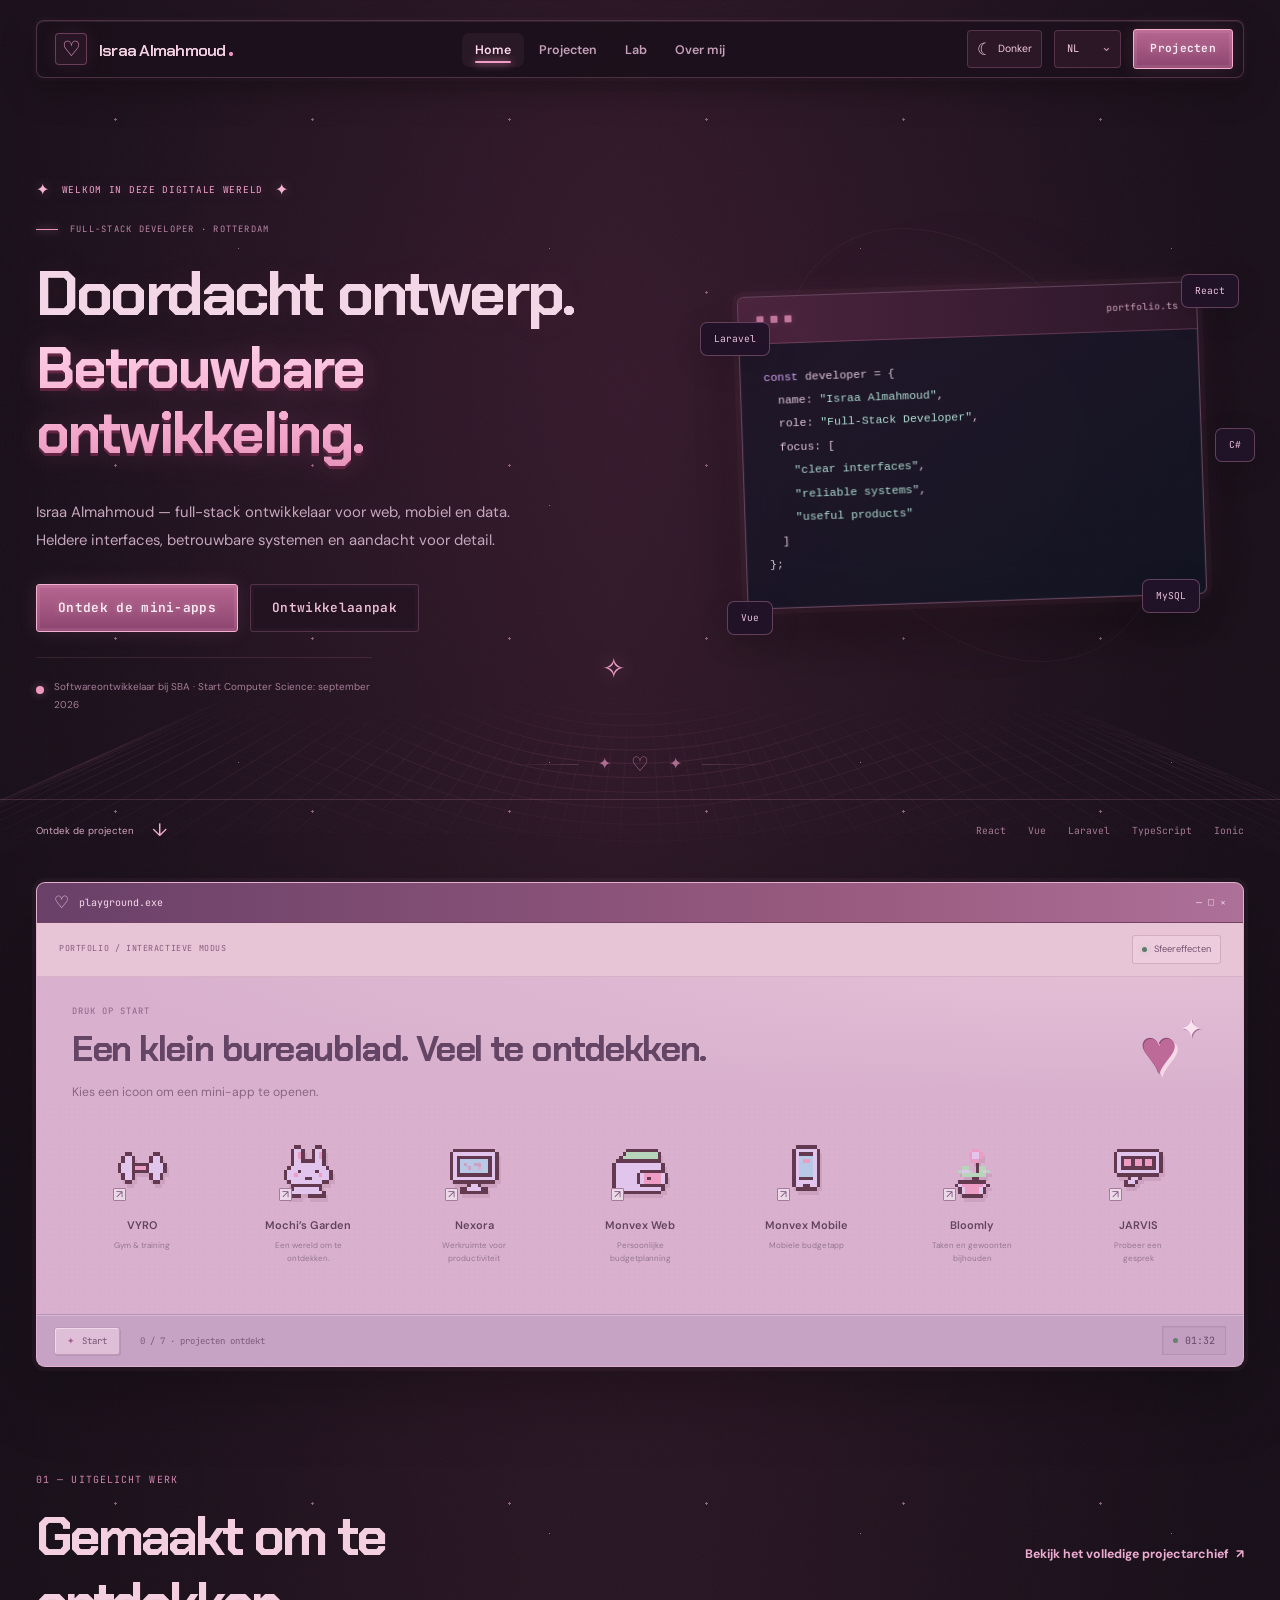
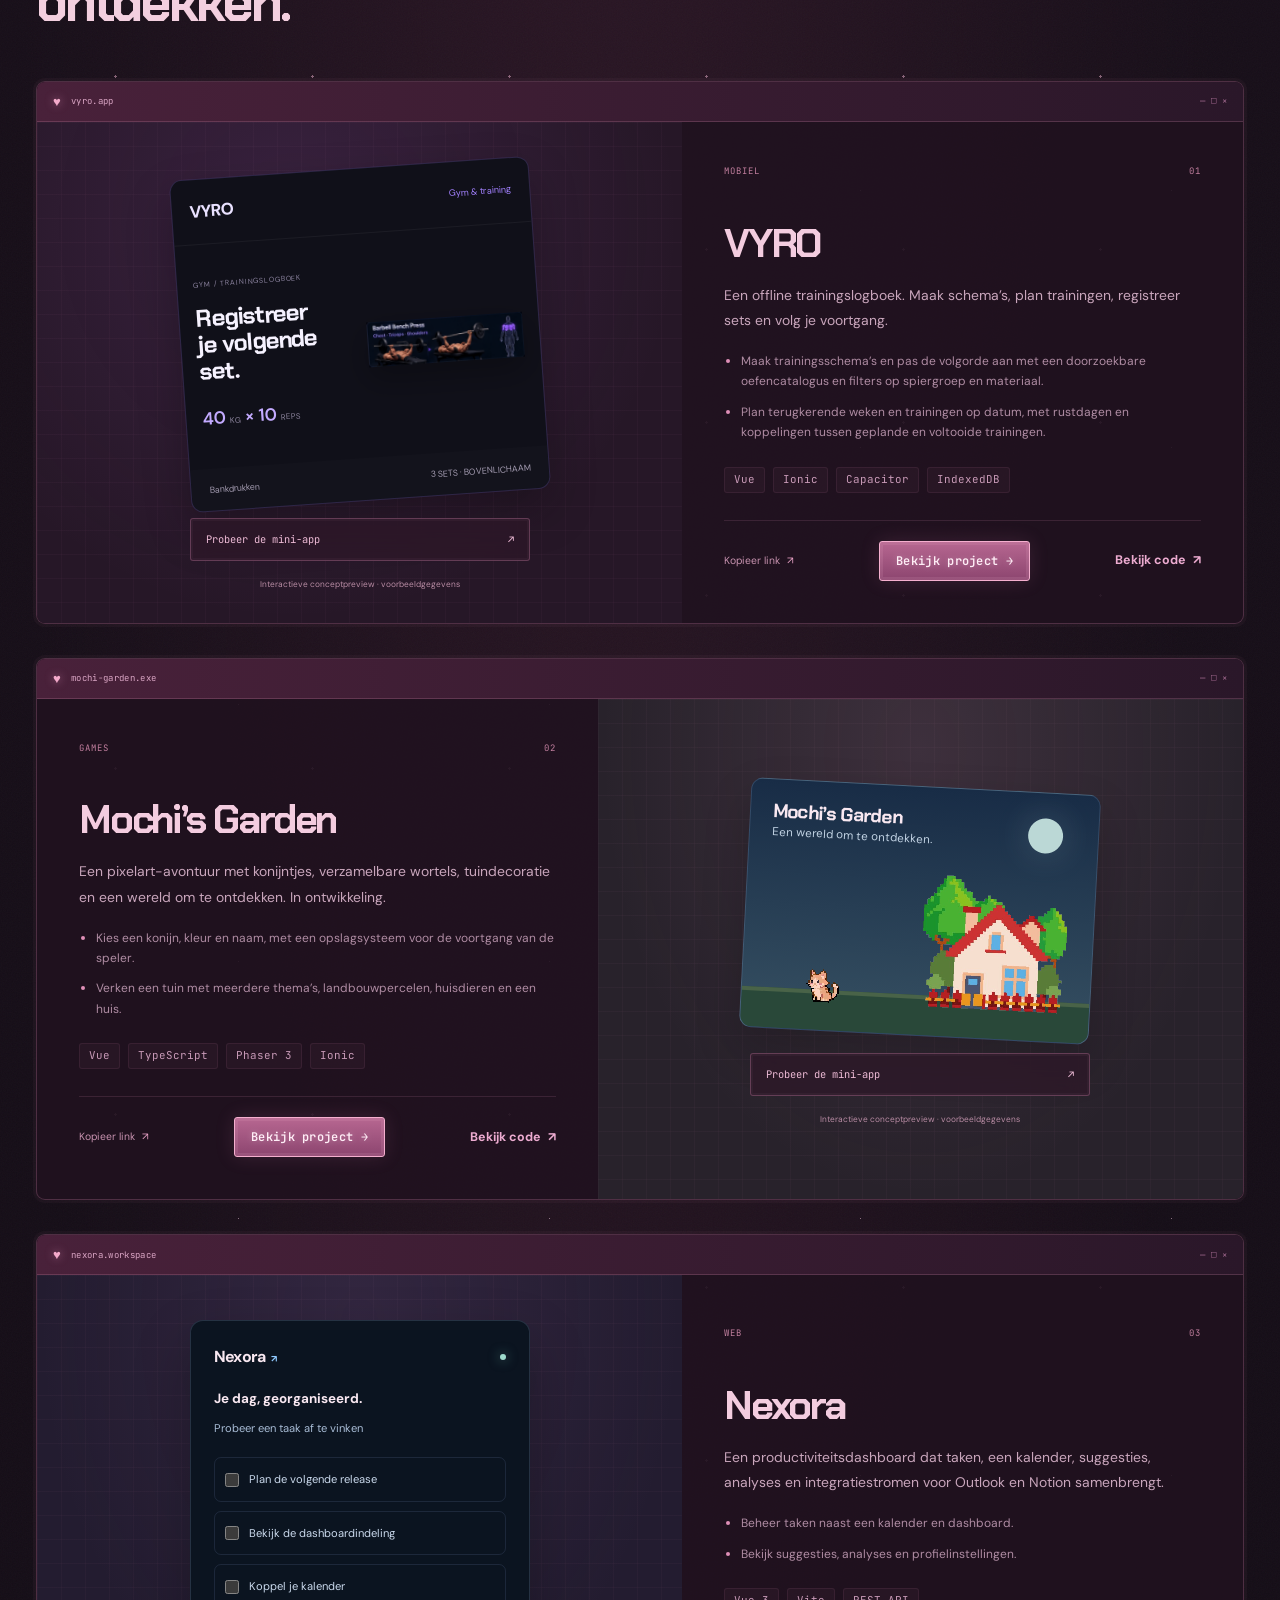
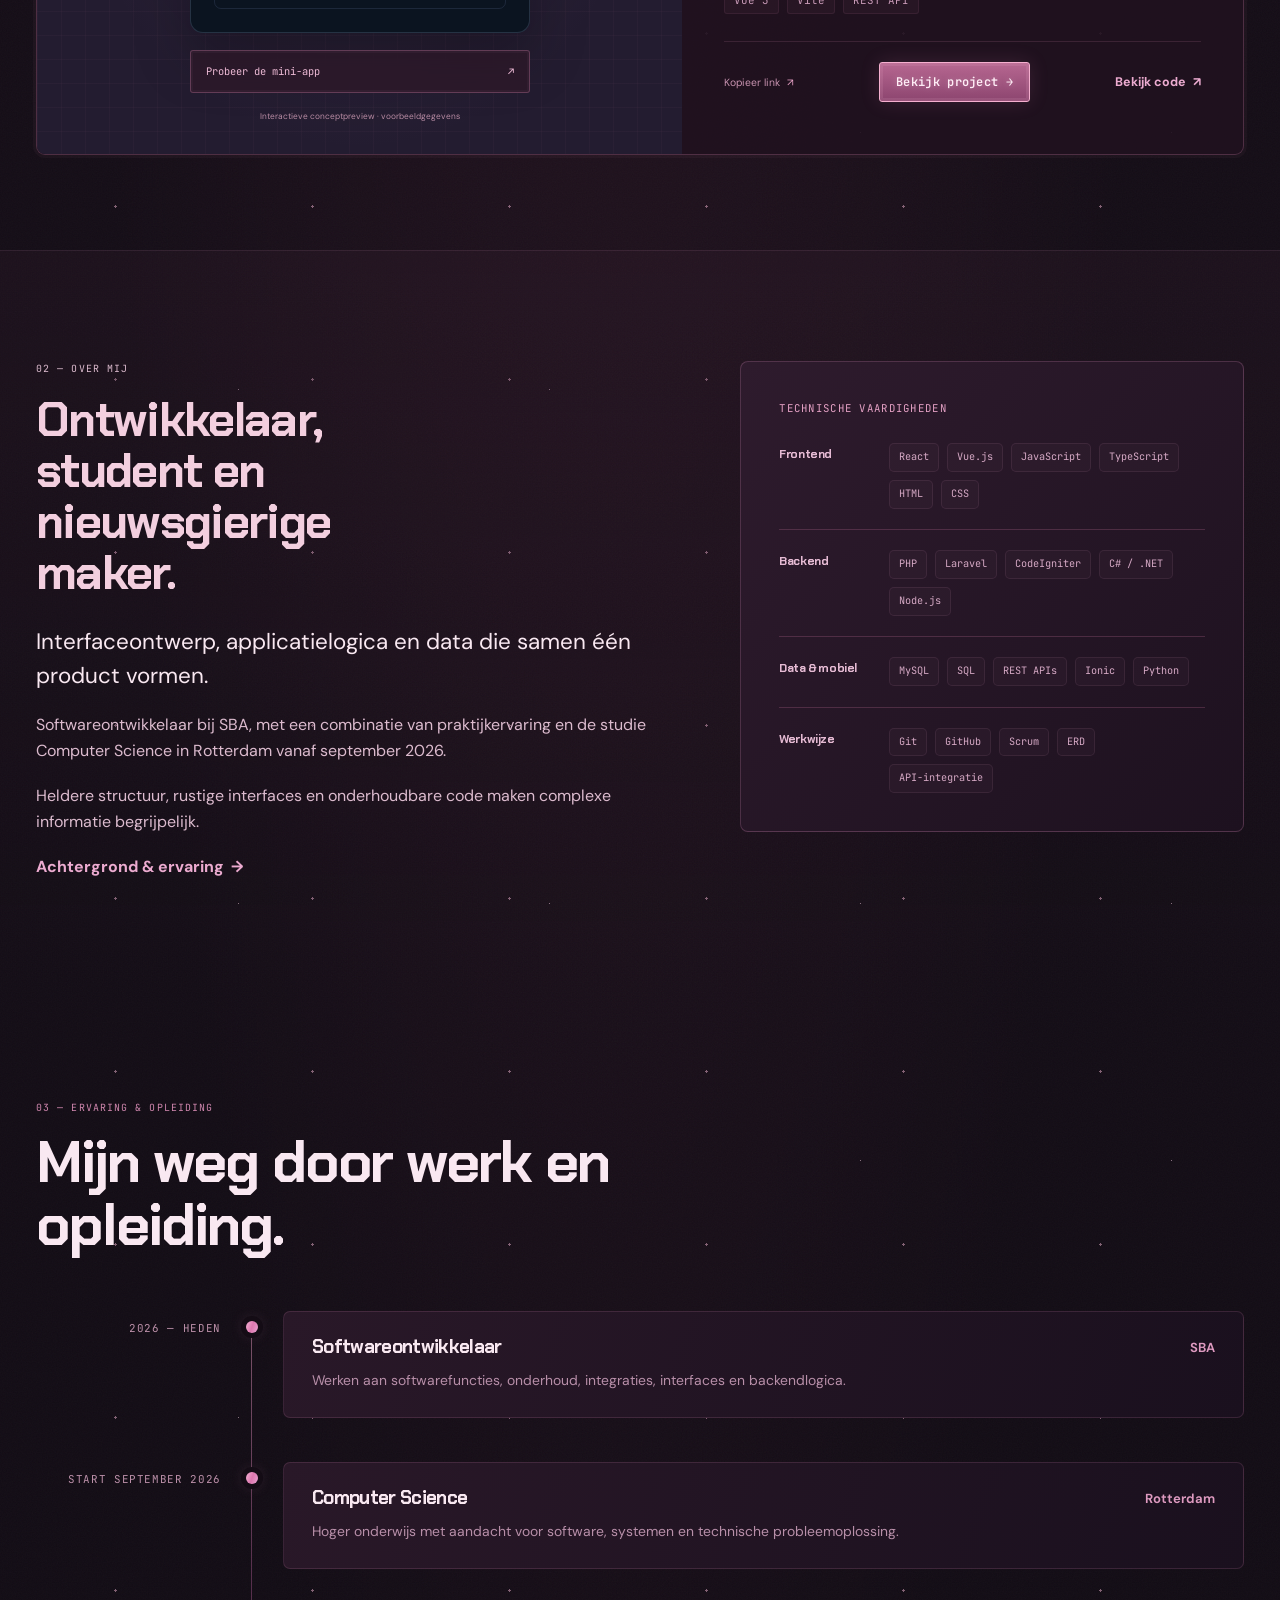
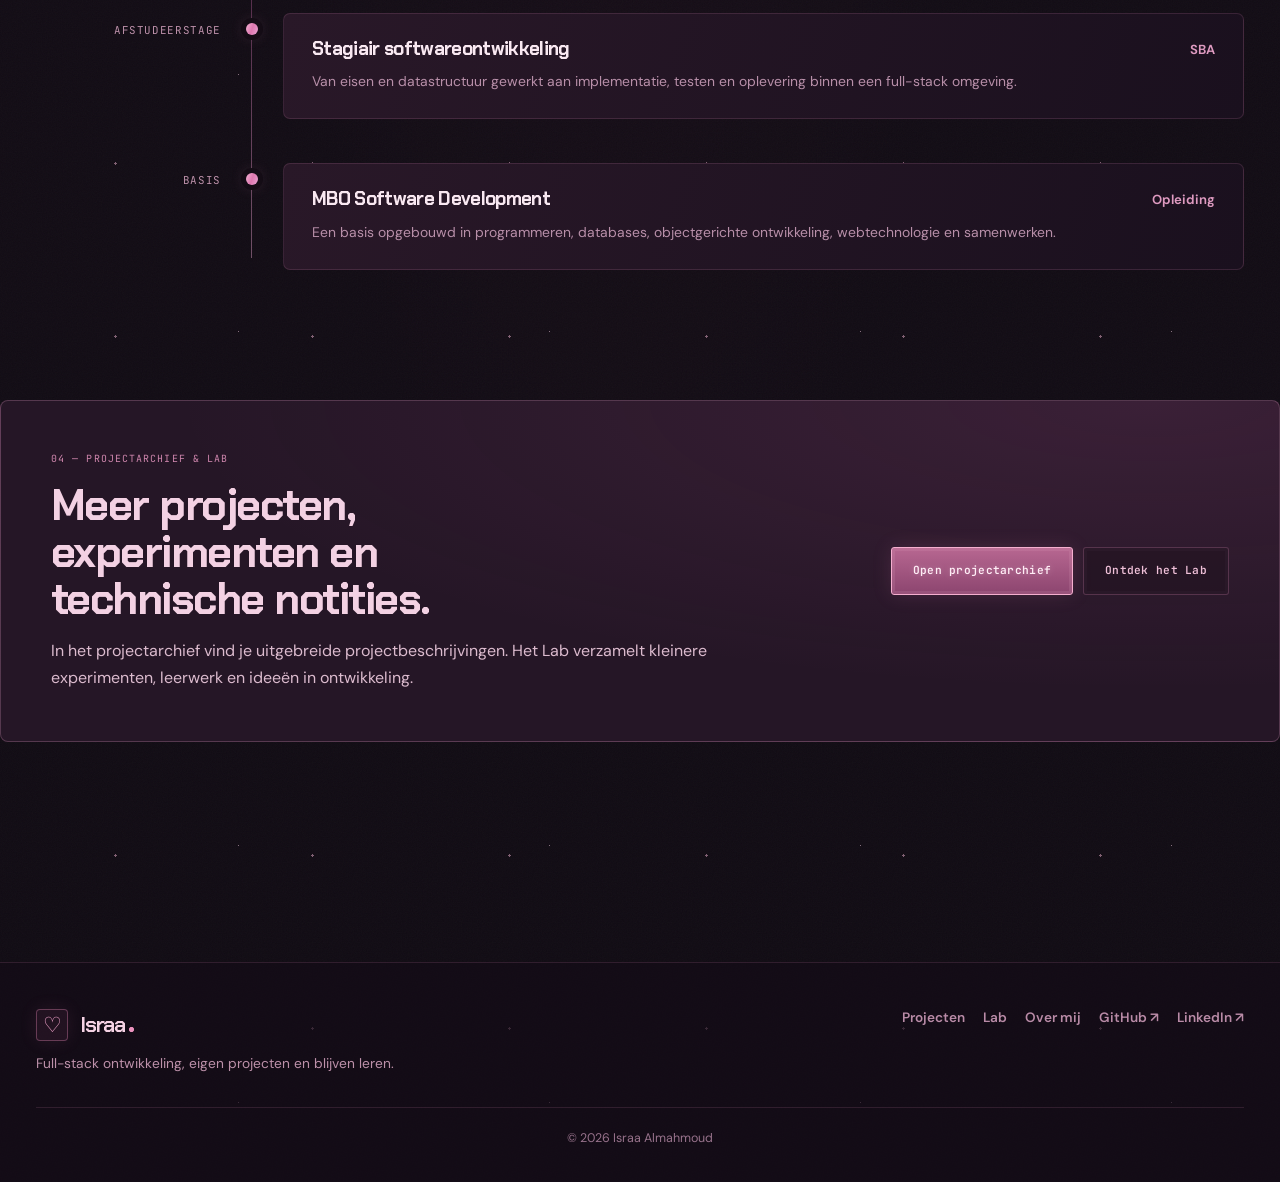
<file: index.html>
<!DOCTYPE html>
<html lang="en">
<head>
  <meta charset="UTF-8" />
  <meta name="viewport" content="width=device-width, initial-scale=1.0" />
  <meta name="description" content="Portfolio of Israa Almahmoud, a full-stack developer creating clear and reliable web and mobile products." />
  <meta name="theme-color" content="#140c15" />
  <title>Israa Almahmoud | Full-Stack Developer</title>

  <link rel="preconnect" href="https://fonts.googleapis.com" />
  <link rel="preconnect" href="https://fonts.gstatic.com" crossorigin />
  <link href="https://fonts.googleapis.com/css2?family=Cormorant+Garamond:ital,wght@0,400;0,500;0,600;1,400;1,500&family=Chakra+Petch:wght@500;600;700&family=Noto+Sans+Arabic:wght@400;500;600;700&family=DM+Sans:wght@400;500;600;700&family=Manrope:wght@500;600;700;800&family=JetBrains+Mono:wght@400;500;600&display=swap" rel="stylesheet" />
  <link rel="stylesheet" href="style.css?v=3261c3c52447" />
  <link rel="stylesheet" href="polish.css?v=b976f49e7ffd" />
  <link rel="stylesheet" href="cyber.css?v=d1dc9a12f934" />
  <script src="theme.js?v=0dfa90ec08f2"></script>
</head>
<body data-page="home">
  <div class="cyber-backdrop" aria-hidden="true"><div class="cyber-stars"></div><div class="cyber-landscape"></div></div>
  <div class="reading-progress" aria-hidden="true"></div>
  <a class="skip-link" href="#main">Skip to content</a>

  <div class="ambient ambient-one" aria-hidden="true"></div>
  <div class="ambient ambient-two" aria-hidden="true"></div>
  <div class="background-grid" aria-hidden="true"></div>
  <div class="spotlight" id="spotlight" aria-hidden="true"></div>

  <header class="site-header" id="site-header">
    <nav class="nav-shell" aria-label="Primary navigation">
      <a class="brand" href="index.html" aria-label="Israa Almahmoud home">
        <span>Israa Almahmoud</span><span class="brand-dot">.</span>
      </a>

      <ul class="desktop-nav">
        <li><a href="index.html" data-nav="home">Home</a></li>
        <li><a href="projects.html" data-nav="projects">Projects</a></li>
        <li><a href="practice.html" data-nav="practice">Lab</a></li>
        <li><a href="about.html" data-nav="about">About</a></li>
      </ul>

      <div class="nav-actions"><label class="language-select"><span class="sr-only">Language</span><select id="language-select" aria-label="Language"><option value="en" lang="en">EN</option><option value="nl" lang="nl">NL</option><option value="ar" lang="ar">العربية</option></select></label>
        <a class="button button-small button-primary nav-projects" href="projects.html">Projects</a>
        <button class="menu-toggle" id="mobileMenuToggle" type="button" aria-label="Open navigation menu" aria-controls="mobileNav" aria-expanded="false">
          <span></span><span></span><span></span>
        </button>
      </div>
    </nav>

    <div class="mobile-nav" id="mobileNav" aria-hidden="true">
      <a href="index.html" data-nav="home">Home</a>
      <a href="projects.html" data-nav="projects">Projects</a>
      <a href="practice.html" data-nav="practice">Lab</a>
      <a href="about.html" data-nav="about">About</a>
    </div>
  </header>

  <main id="main">
    <section class="hero" id="home" data-nav-group="home"><div class="hero-sparkle sparkle-one" aria-hidden="true">✦</div><div class="hero-sparkle sparkle-two" aria-hidden="true">✧</div>
      <div class="container hero-layout">
        <div class="hero-copy">
          <p class="cyber-welcome mono"><span aria-hidden="true">✦</span> WELCOME TO THIS DIGITAL SPACE <span aria-hidden="true">✦</span></p>
          <p class="eyebrow mono">FULL-STACK DEVELOPER · ROTTERDAM</p>
          <h1>
            Thoughtful design.
            <span class="gradient-text">Reliable development.</span>
          </h1>
          <p class="hero-lede">
            Israa Almahmoud — full-stack developer working across web, mobile, and data. Clear interfaces, reliable systems, and thoughtful details.
          </p>

          <div class="hero-actions">
            <a class="button button-primary" href="#work">Explore the mini apps</a>
            <a class="button button-secondary" href="#about">Development approach</a>
          </div>

          <div class="current-note">
            <span class="current-dot" aria-hidden="true"></span>
            <span>Software Developer at SBA · Starting Computer Science in September 2026</span>
          </div>
        </div>

        <div class="hero-art" aria-hidden="true" data-no-translate>
          <div class="orbital-ring ring-one"></div>
          <div class="orbital-ring ring-two"></div>
          <div class="gradient-orb"></div>

          <span class="tech-chip chip-react mono">React</span>
          <span class="tech-chip chip-laravel mono">Laravel</span>
          <span class="tech-chip chip-csharp mono">C#</span>
          <span class="tech-chip chip-sql mono">MySQL</span>
          <span class="tech-chip chip-vue mono">Vue</span>

          <div class="code-card">
            <div class="code-card-top">
              <span class="window-dot red"></span>
              <span class="window-dot yellow"></span>
              <span class="window-dot green"></span>
              <span class="code-file mono">portfolio.ts</span>
            </div>
            <pre class="code-card-body mono"><code><span class="syntax-keyword">const</span> developer = {
  name: <span class="syntax-string">"Israa Almahmoud"</span>,
  role: <span class="syntax-string">"Full-Stack Developer"</span>,
  focus: [
    <span class="syntax-string">"clear interfaces"</span>,
    <span class="syntax-string">"reliable systems"</span>,
    <span class="syntax-string">"useful products"</span>
  ]
};</code></pre>
          </div>
        </div>
      </div>

      <div class="pixel-divider" aria-hidden="true"><span>✦</span><span>♡</span><span>✦</span></div>
      <div class="container hero-rail"><a href="#work"><span>Discover the projects</span><span aria-hidden="true">↓</span></a><div class="hero-stack mono" data-no-translate><span>React</span><span>Vue</span><span>Laravel</span><span>TypeScript</span><span>Ionic</span></div></div>

      <a class="scroll-indicator" href="projects.html" aria-label="Open the projects page">
        <span></span>
      </a>
    </section>

<section class="desktop-section" aria-labelledby="desktop-heading"><div class="container"><div class="retro-desktop"><div class="desktop-titlebar"><div><span aria-hidden="true">♡</span> <span>playground.exe</span></div><span class="desktop-title-controls" aria-hidden="true">— □ ×</span></div><div class="desktop-toolbar"><span class="mono">PORTFOLIO / INTERACTIVE MODE</span><button type="button" class="ambience-toggle" aria-pressed="true">Ambient effects</button></div><div class="desktop-intro"><div><p class="section-index mono">PRESS START</p><h2 id="desktop-heading">A little desktop. A lot to explore.</h2><p>Pick an icon to open a mini app.</p></div><div class="desktop-heart" aria-hidden="true"><span>♥</span><i>✦</i></div></div><div class="desktop-shortcuts"><button type="button" class="desktop-shortcut" data-open-app="vyro"><span class="shortcut-image"><img src="images/pixels/workout.svg" alt="" width="48" height="48"><span class="shortcut-arrow" aria-hidden="true">↗</span></span><strong>VYRO</strong><span>Gym & workout</span><span class="shortcut-seen" aria-hidden="true">✓</span></button><button type="button" class="desktop-shortcut" data-open-app="mochi-garden"><span class="shortcut-image"><img src="images/pixels/bunny.svg" alt="" width="48" height="48"><span class="shortcut-arrow" aria-hidden="true">↗</span></span><strong>Mochi’s Garden</strong><span>A place to explore.</span><span class="shortcut-seen" aria-hidden="true">✓</span></button><button type="button" class="desktop-shortcut" data-open-app="nexora"><span class="shortcut-image"><img src="images/pixels/computer.svg" alt="" width="48" height="48"><span class="shortcut-arrow" aria-hidden="true">↗</span></span><strong>Nexora</strong><span>Productivity workspace</span><span class="shortcut-seen" aria-hidden="true">✓</span></button><button type="button" class="desktop-shortcut" data-open-app="monvex-web"><span class="shortcut-image"><img src="images/pixels/wallet.svg" alt="" width="48" height="48"><span class="shortcut-arrow" aria-hidden="true">↗</span></span><strong>Monvex Web</strong><span>Personal budget planning</span><span class="shortcut-seen" aria-hidden="true">✓</span></button><button type="button" class="desktop-shortcut" data-open-app="monvex-mobile"><span class="shortcut-image"><img src="images/pixels/phone.svg" alt="" width="48" height="48"><span class="shortcut-arrow" aria-hidden="true">↗</span></span><strong>Monvex Mobile</strong><span>Mobile budgeting application</span><span class="shortcut-seen" aria-hidden="true">✓</span></button><button type="button" class="desktop-shortcut" data-open-app="bloomly"><span class="shortcut-image"><img src="images/pixels/plant.svg" alt="" width="48" height="48"><span class="shortcut-arrow" aria-hidden="true">↗</span></span><strong>Bloomly</strong><span>Tasks and habit tracking</span><span class="shortcut-seen" aria-hidden="true">✓</span></button><button type="button" class="desktop-shortcut" data-open-app="assistant"><span class="shortcut-image"><img src="images/pixels/chat.svg" alt="" width="48" height="48"><span class="shortcut-arrow" aria-hidden="true">↗</span></span><strong>JARVIS</strong><span>Conversation playground</span><span class="shortcut-seen" aria-hidden="true">✓</span></button></div><div class="desktop-taskbar"><button type="button" class="desktop-start" aria-expanded="false" aria-controls="desktop-start-menu"><span aria-hidden="true">✦</span><span>Start</span></button><nav class="desktop-start-menu" id="desktop-start-menu" aria-label="Desktop navigation" hidden><div class="start-menu-heading"><span aria-hidden="true">♡</span><strong>Israa Almahmoud</strong></div><a href="index.html"><span aria-hidden="true">⌂</span><span>Home</span></a><a href="projects.html"><span aria-hidden="true">▦</span><span>Projects</span></a><a href="about.html"><span aria-hidden="true">♧</span><span>About</span></a><a href="practice.html"><span aria-hidden="true">✧</span><span>Lab</span></a><div class="start-menu-footer"><span aria-hidden="true">✦</span><span>Choose a destination</span></div></nav><p class="exploration-status" aria-live="polite"></p><div class="desktop-clock"><span class="clock-light" aria-hidden="true"></span><span class="sr-only">Local time</span><time data-local-clock></time></div></div></div></div></section>
    <section class="section selected-work" id="work" data-nav-group="work">
      <div class="container">
        <div class="section-heading-row">
          <div>
            <p class="section-index mono">01 — SELECTED WORK</p>
            <h2>Made to be explored.</h2>
          </div>
          <a class="text-link" href="projects.html">View full project archive <span aria-hidden="true">↗</span></a>
        </div>

<div class="collection-grid featured-grid"><article class="collection-card" id="vyro" data-category="mobile"><div class="project-window-bar" aria-hidden="true"><span class="window-heart">♥</span><span>vyro.app</span><span class="window-controls">— □ ×</span></div>

      <div class="project-preview preview-vyro"><div class="gym-cover"><div class="gym-cover-top"><strong>VYRO</strong><span>Gym &amp; workout</span></div><div class="gym-cover-body"><div><p>GYM / WORKOUT JOURNAL</p><h4>Log your next set.</h4><span class="gym-reps" dir="ltr">40 <small>KG</small> × 10 <small>REPS</small></span></div><img src="images/projects/bench-press.png" alt="Bench press" loading="lazy"></div><div class="gym-cover-bottom"><span>Bench press</span><span dir="ltr">3 SETS · UPPER BODY</span></div></div><button type="button" class="launch-mini" data-open-app="vyro"><span>Try the mini app</span><span aria-hidden="true">↗</span></button><p class="demo-caption">Interactive concept preview · sample data</p></div><div class="collection-content"><div class="project-meta mono"><span>MOBILE</span><span>01</span></div><h3><a href="project-vyro.html">VYRO</a></h3><p>An offline workout journal. Build routines, plan sessions, log sets, and follow your progress over time.</p><ul class="project-highlights"><li>Build and reorder routines using a searchable exercise catalog with muscle and equipment filters.</li><li>Plan recurring weeks and dated sessions, with rest days and explicit links between planned and completed workouts.</li></ul><div class="tag-list"><span>Vue</span><span>Ionic</span><span>Capacitor</span><span>IndexedDB</span></div><div class="project-actions"><button type="button" class="copy-project" data-copy-link="project-vyro.html">Copy link <span aria-hidden="true">↗</span></button><a class="button button-primary button-small" href="project-vyro.html">View project →</a><a class="text-link" href="https://github.com/isravx0/VYRO" target="_blank" rel="noopener">Explore code <span aria-hidden="true">↗</span></a></div></div>
    </article><article class="collection-card" id="mochi-garden" data-category="games"><div class="project-window-bar" aria-hidden="true"><span class="window-heart">♥</span><span>mochi-garden.exe</span><span class="window-controls">— □ ×</span></div>

      <div class="project-preview preview-mochi-garden"><div class="garden-demo"><span class="garden-sun"></span><h4>Mochi’s Garden</h4><p>A place to explore.</p><img src="images/projects/garden-house.png" alt="" class="garden-preview-house" loading="lazy"><img src="images/projects/garden-cat.png" alt="" class="garden-preview-cat" loading="lazy"><div class="garden-floor"></div></div><button type="button" class="launch-mini" data-open-app="mochi-garden"><span>Try the mini app</span><span aria-hidden="true">↗</span></button><p class="demo-caption">Interactive concept preview · sample data</p></div><div class="collection-content"><div class="project-meta mono"><span>GAMES</span><span>02</span></div><h3><a href="project-mochi-garden.html">Mochi’s Garden</a></h3><p>A cozy pixel-art adventure with bunny characters, collectible carrots, garden decoration, and a world to explore. In active development.</p><ul class="project-highlights"><li>Choose a bunny character, a colour, and a name, with a save system for player progress.</li><li>Explore a scrollable home garden with multiple themes, farm plots, pets, and a house area.</li></ul><div class="tag-list"><span>Vue</span><span>TypeScript</span><span>Phaser 3</span><span>Ionic</span></div><div class="project-actions"><button type="button" class="copy-project" data-copy-link="project-mochi-garden.html">Copy link <span aria-hidden="true">↗</span></button><a class="button button-primary button-small" href="project-mochi-garden.html">View project →</a><a class="text-link" href="https://github.com/isravx0/mochi-garden" target="_blank" rel="noopener">Explore code <span aria-hidden="true">↗</span></a></div></div>
    </article><article class="collection-card" id="nexora" data-category="web"><div class="project-window-bar" aria-hidden="true"><span class="window-heart">♥</span><span>nexora.workspace</span><span class="window-controls">— □ ×</span></div>

      <div class="project-preview preview-nexora"><div class="demo-window tasks-demo"><div class="demo-top"><strong>Nexora<span>↗</span></strong><span class="demo-live"></span></div><h4>Your day, organised.</h4><p class="demo-sub">Try checking off a task</p><div class="demo-tasks"><label><input type="checkbox"><span>Plan the next release</span></label><label><input type="checkbox"><span>Review dashboard layout</span></label><label><input type="checkbox"><span>Connect your calendar</span></label></div></div><button type="button" class="launch-mini" data-open-app="nexora"><span>Try the mini app</span><span aria-hidden="true">↗</span></button><p class="demo-caption">Interactive concept preview · sample data</p></div><div class="collection-content"><div class="project-meta mono"><span>WEB</span><span>03</span></div><h3><a href="project-nexora.html">Nexora</a></h3><p>A productivity dashboard bringing tasks, a calendar, suggestions, analytics, and Outlook and Notion integration flows into one workspace.</p><ul class="project-highlights"><li>Manage tasks alongside a calendar view and dashboard.</li><li>Access suggestions, analytics, and profile settings.</li></ul><div class="tag-list"><span>Vue 3</span><span>Vite</span><span>REST API</span></div><div class="project-actions"><button type="button" class="copy-project" data-copy-link="project-nexora.html">Copy link <span aria-hidden="true">↗</span></button><a class="button button-primary button-small" href="project-nexora.html">View project →</a><a class="text-link" href="https://github.com/isravx0/nexora-frontend" target="_blank" rel="noopener">Explore code <span aria-hidden="true">↗</span></a></div></div>
    </article></div></div></section>

    <section class="section profile-section" id="about" data-nav-group="about">
      <div class="container profile-grid">
        <div class="profile-copy reveal">
          <p class="section-index mono">02 — ABOUT</p>
          <h2>Developer, student, and curious maker.</h2>
          <p class="profile-lede">
            Interface design, application logic, and data working together as one coherent product.
          </p>
          <p>
            Software Developer at SBA, combining practical experience with continued study in Computer Science in Rotterdam from September 2026.
          </p>
          <p>
            Clear structure, calm interfaces, and maintainable code make complex information easier to understand.
          </p>
          <a class="text-link" href="about.html">Background & experience <span aria-hidden="true">→</span></a>
        </div>

        <div class="skills-panel reveal">
          <p class="panel-title mono">TECHNICAL TOOLKIT</p>
          <div class="skill-group">
            <h3>Frontend</h3>
            <div class="tag-list"><span>React</span><span>Vue.js</span><span>JavaScript</span><span>TypeScript</span><span>HTML</span><span>CSS</span></div>
          </div>
          <div class="skill-group">
            <h3>Backend</h3>
            <div class="tag-list"><span>PHP</span><span>Laravel</span><span>CodeIgniter</span><span>C# / .NET</span><span>Node.js</span></div>
          </div>
          <div class="skill-group">
            <h3>Data &amp; mobile</h3>
            <div class="tag-list"><span>MySQL</span><span>SQL</span><span>REST APIs</span><span>Ionic</span><span>Python</span></div>
          </div>
          <div class="skill-group">
            <h3>Workflow</h3>
            <div class="tag-list"><span>Git</span><span>GitHub</span><span>Scrum</span><span>ERD</span><span>API integration</span></div>
          </div>
        </div>
      </div>
    </section>

    <section class="section experience-section" id="experience" data-nav-group="experience">
      <div class="container">
        <div class="section-heading compact-heading">
          <p class="section-index mono">03 — EXPERIENCE &amp; EDUCATION</p>
          <h2>A concise path through work and learning.</h2>
        </div>

        <div class="timeline">
          <article class="timeline-entry reveal">
            <div class="timeline-date mono">2026 — PRESENT</div>
            <div class="timeline-marker" aria-hidden="true"></div>
            <div class="timeline-content">
              <div class="timeline-heading">
                <h3>Software Developer</h3>
                <span>SBA</span>
              </div>
              <p>Working across software features, maintenance, integrations, frontend interfaces, and backend logic.</p>
            </div>
          </article>

          <article class="timeline-entry reveal">
            <div class="timeline-date mono">STARTING SEP 2026</div>
            <div class="timeline-marker" aria-hidden="true"></div>
            <div class="timeline-content">
              <div class="timeline-heading">
                <h3>Computer Science</h3>
                <span>Rotterdam</span>
              </div>
              <p>Higher education focused on software, systems, and technical problem-solving.</p>
            </div>
          </article>

          <article class="timeline-entry reveal">
            <div class="timeline-date mono">GRADUATION INTERNSHIP</div>
            <div class="timeline-marker" aria-hidden="true"></div>
            <div class="timeline-content">
              <div class="timeline-heading">
                <h3>Software Developer Intern</h3>
                <span>SBA</span>
              </div>
              <p>Worked from requirements and data structure through implementation, testing, and delivery in a full-stack context.</p>
            </div>
          </article>

          <article class="timeline-entry reveal">
            <div class="timeline-date mono">FOUNDATION</div>
            <div class="timeline-marker" aria-hidden="true"></div>
            <div class="timeline-content">
              <div class="timeline-heading">
                <h3>MBO Software Development</h3>
                <span>Education</span>
              </div>
              <p>Built a foundation in programming, databases, object-oriented development, web technologies, and collaborative workflows.</p>
            </div>
          </article>
        </div>
      </div>
    </section>

    <section class="section archive-section">
      <div class="container archive-panel reveal">
        <div>
          <p class="section-index mono">04 — PROJECT ARCHIVE &amp; LAB</p>
          <h2>More builds, experiments, and technical notes.</h2>
          <p>The project archive contains fuller case studies. The Lab collects smaller experiments, current learning, and ideas in progress.</p>
        </div>
        <div class="archive-actions">
          <a class="button button-primary" href="projects.html">Open project archive</a>
          <a class="button button-secondary" href="practice.html">Explore the Lab</a>
        </div>
      </div>
    </section>
  </main>

  <button type="button" class="back-to-top" aria-label="Back to top" hidden><span aria-hidden="true">↑</span></button>
  <div class="copy-feedback" role="status" aria-live="polite" hidden></div>
  <footer class="site-footer">
    <div class="container footer-layout">
      <div>
        <a class="brand footer-brand" href="index.html#home"><span>Israa</span><span class="brand-dot">.</span></a>
        <p>Full-stack development, personal projects, and continuous learning.</p>
      </div>
      <div class="footer-nav">
        <a href="projects.html">Projects</a>
        <a href="practice.html">Lab</a>
        <a href="about.html">About</a>
        <a href="https://github.com/isravx0" target="_blank" rel="noopener">GitHub ↗</a>
        <a href="https://www.linkedin.com/in/israa-almahmoud/" target="_blank" rel="noopener">LinkedIn ↗</a>
      </div>
      <p class="copyright">© <span id="year"></span> Israa Almahmoud</p>
    </div>
  </footer>

  <script src="translations.js?v=bfaef0c5f89e"></script>
  <script src="mini-apps.js?v=38bf8ae0e8cc"></script>
  <script src="localization.js?v=b49e69d6710e"></script>
  <script src="scripts.js?v=fb66c0094e19"></script>
  <script src="details.js?v=261116596427"></script>
  <script src="alive.js?v=84ef66915684"></script>
  <script src="window-controls.js?v=ede0cc6ae04c"></script>
  <script src="project-browser.js?v=9d08347e7aea"></script>
  <script src="sparkle.js?v=fe2e71628b17"></script>
</body>
</html>
</file>
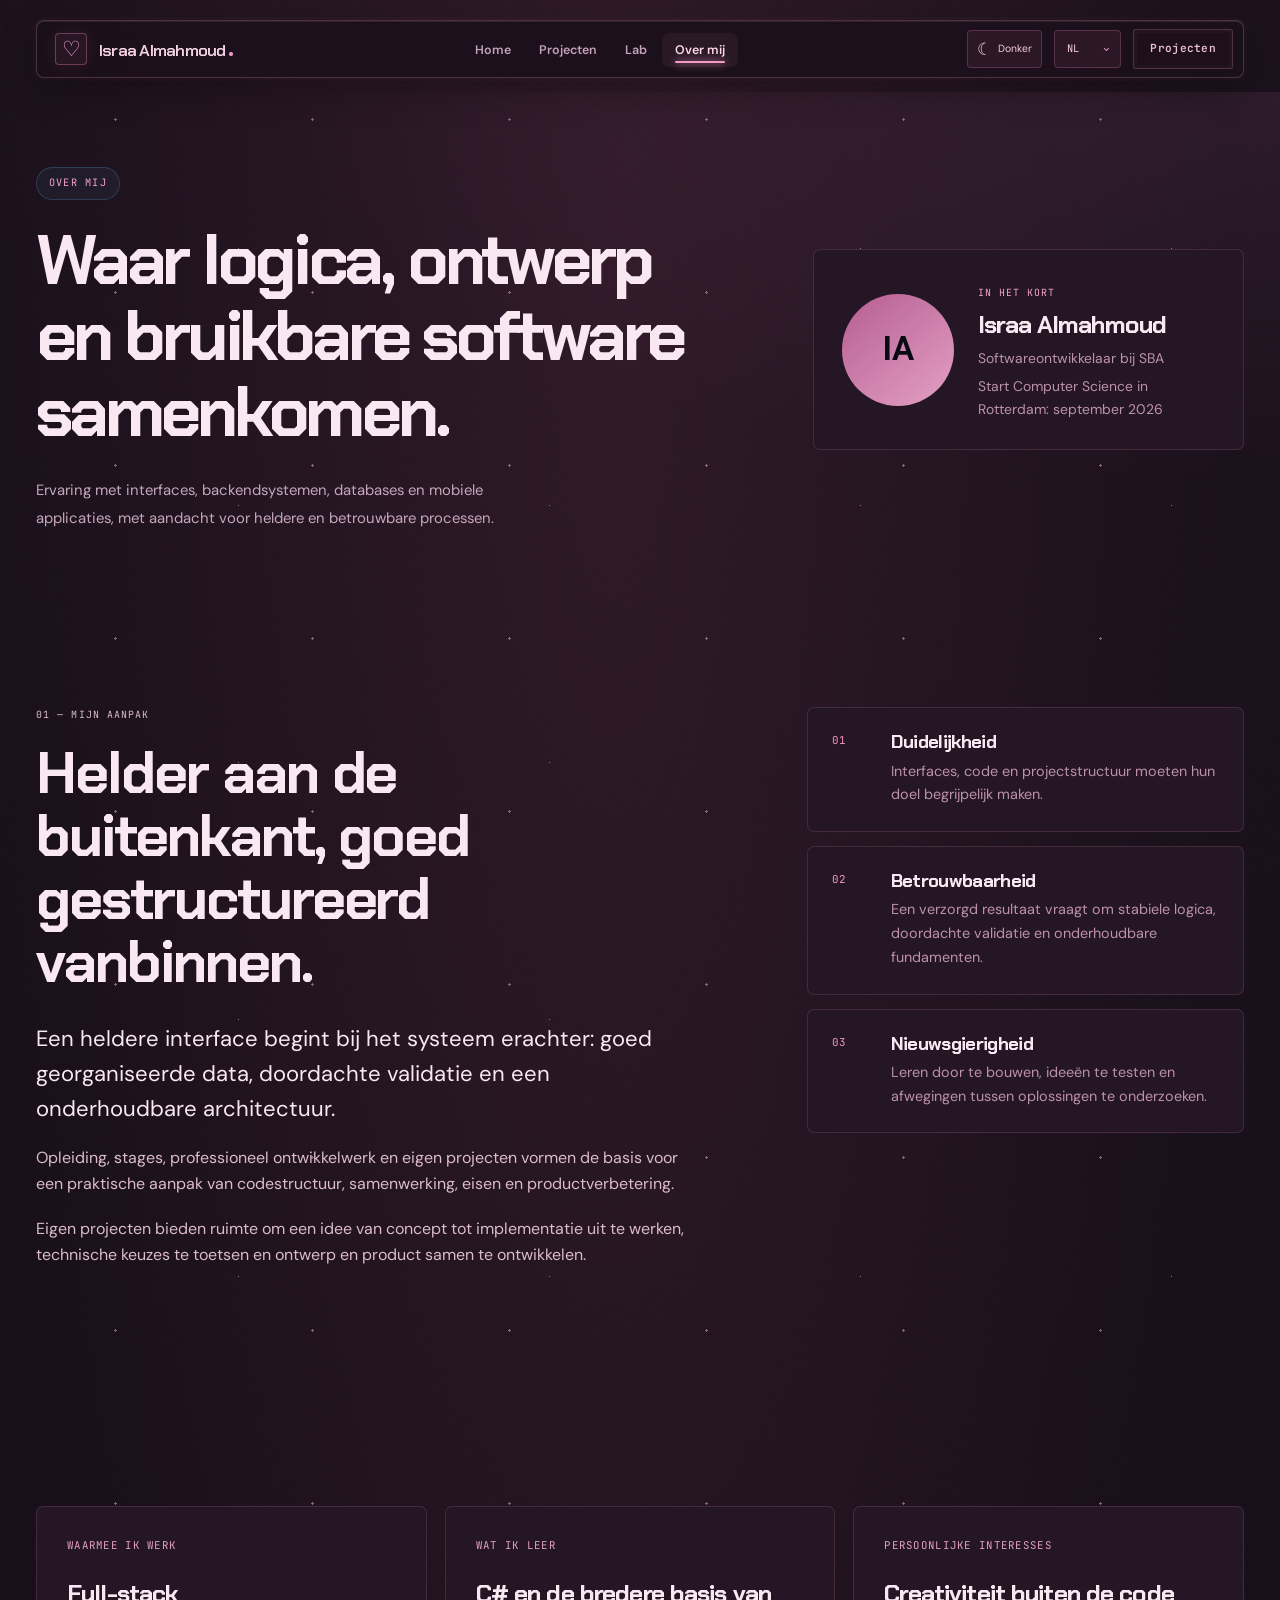
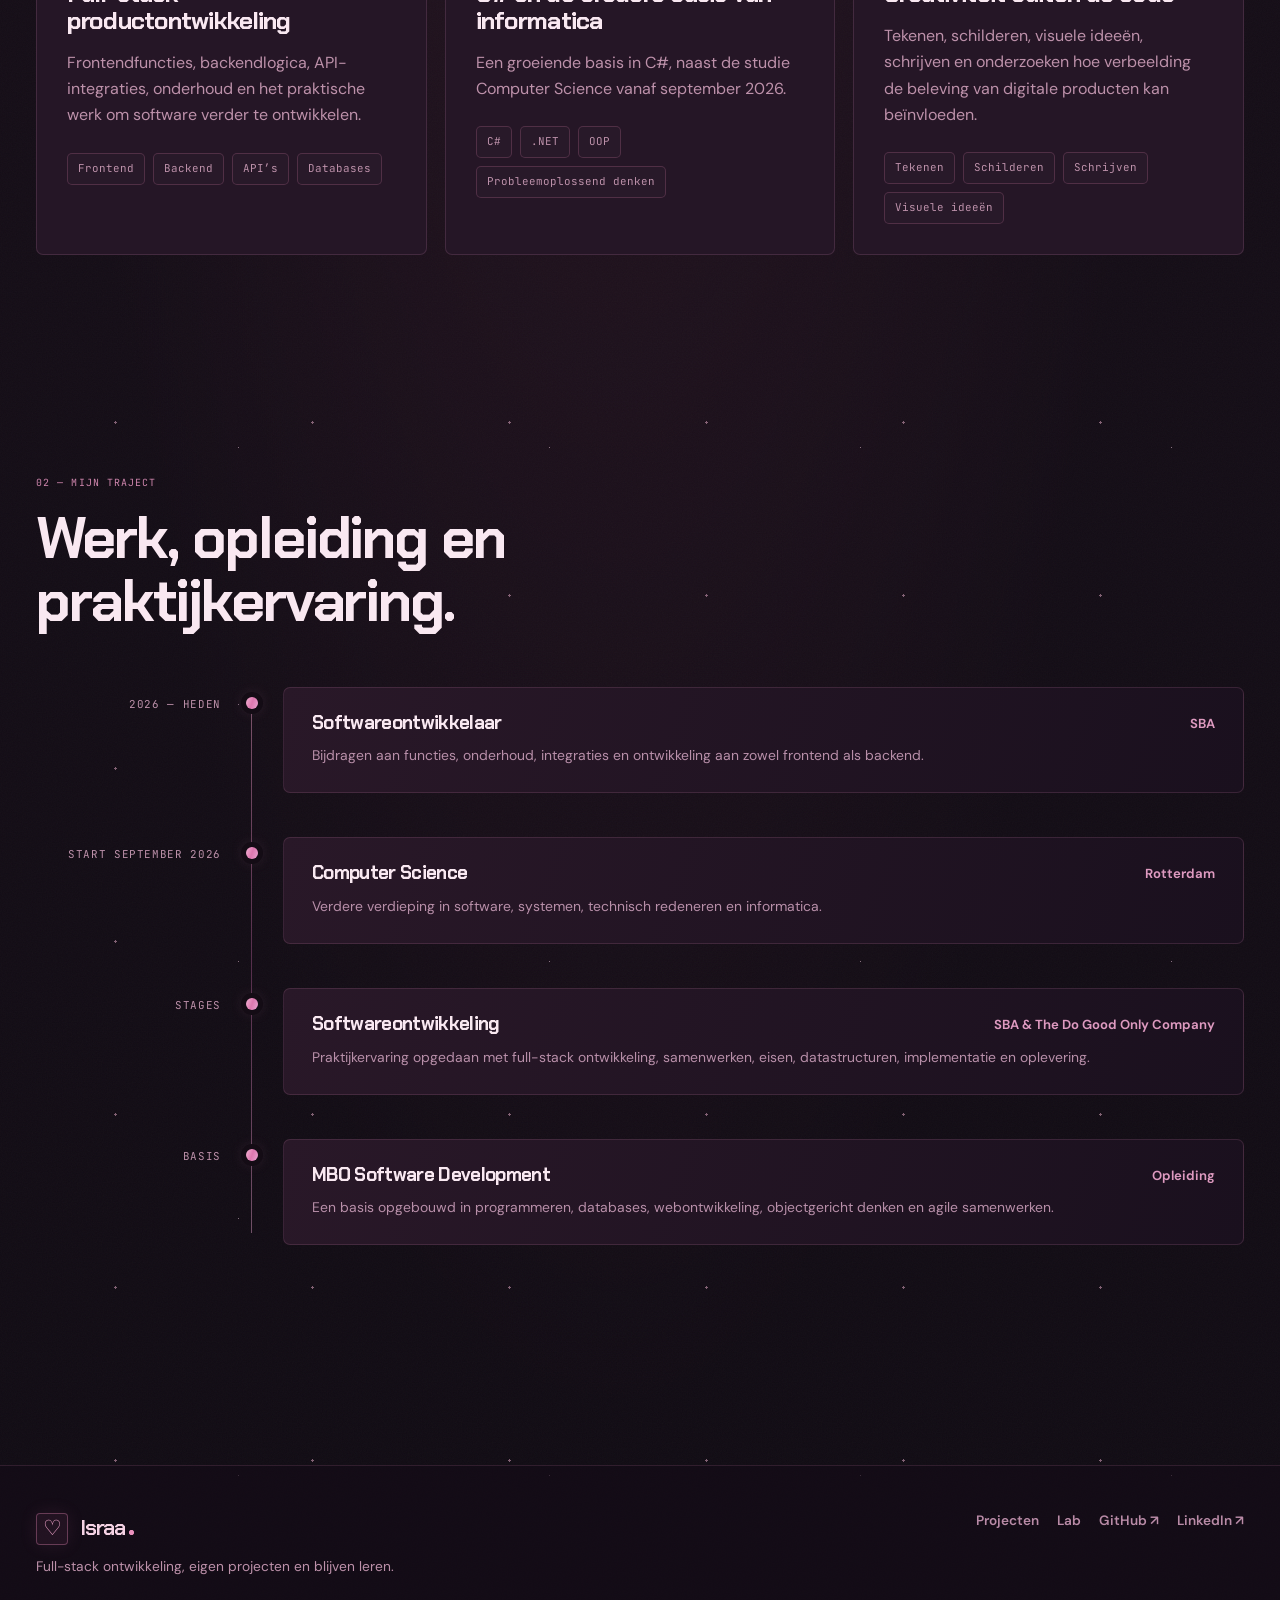
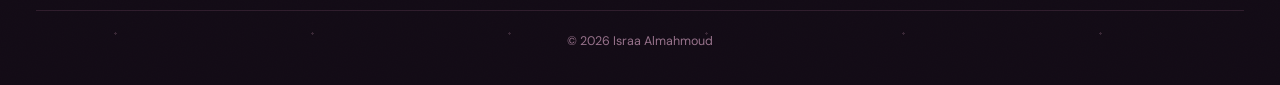
<file: about.html>
<!DOCTYPE html>
<html lang="en">
<head>
  <meta charset="UTF-8" />
  <meta name="viewport" content="width=device-width, initial-scale=1.0" />
  <meta name="description" content="About Israa Almahmoud, a full-stack developer working across frontend, backend, databases, and mobile development." />
  <meta name="theme-color" content="#140c15" />
  <title>About | Israa Almahmoud</title>

  <link rel="preconnect" href="https://fonts.googleapis.com" />
  <link rel="preconnect" href="https://fonts.gstatic.com" crossorigin />
  <link href="https://fonts.googleapis.com/css2?family=Cormorant+Garamond:ital,wght@0,400;0,500;0,600;1,400;1,500&family=Chakra+Petch:wght@500;600;700&family=Noto+Sans+Arabic:wght@400;500;600;700&family=DM+Sans:wght@400;500;600;700&family=Manrope:wght@500;600;700;800&family=JetBrains+Mono:wght@400;500;600&display=swap" rel="stylesheet" />
  <link rel="stylesheet" href="style.css?v=3261c3c52447" />
  <link rel="stylesheet" href="polish.css?v=b976f49e7ffd" />
  <link rel="stylesheet" href="cyber.css?v=d1dc9a12f934" />
  <script src="theme.js?v=0dfa90ec08f2"></script>
</head>
<body data-page="about">
  <div class="cyber-backdrop" aria-hidden="true"><div class="cyber-stars"></div><div class="cyber-landscape"></div></div>
  <div class="reading-progress" aria-hidden="true"></div>
  <a class="skip-link" href="#main">Skip to content</a>
  <div class="ambient ambient-one" aria-hidden="true"></div>
  <div class="ambient ambient-two" aria-hidden="true"></div>
  <div class="background-grid" aria-hidden="true"></div>
  <div class="spotlight" id="spotlight" aria-hidden="true"></div>

  <header class="site-header" id="site-header">
    <nav class="nav-shell" aria-label="Primary navigation">
      <a class="brand" href="index.html"><span>Israa Almahmoud</span><span class="brand-dot">.</span></a>
      <ul class="desktop-nav">
        <li><a href="index.html" data-nav="home">Home</a></li>
        <li><a href="projects.html" data-nav="projects">Projects</a></li>
        <li><a href="practice.html" data-nav="practice">Lab</a></li>
        <li><a href="about.html" data-nav="about">About</a></li>
      </ul>
      <div class="nav-actions"><label class="language-select"><span class="sr-only">Language</span><select id="language-select" aria-label="Language"><option value="en" lang="en">EN</option><option value="nl" lang="nl">NL</option><option value="ar" lang="ar">العربية</option></select></label>
        <a class="button button-small button-secondary nav-projects" href="projects.html">Projects</a>
        <button class="menu-toggle" id="mobileMenuToggle" type="button" aria-label="Open navigation menu" aria-controls="mobileNav" aria-expanded="false"><span></span><span></span><span></span></button>
      </div>
    </nav>
    <div class="mobile-nav" id="mobileNav" aria-hidden="true"><a href="index.html" data-nav="home">Home</a><a href="projects.html" data-nav="projects">Projects</a><a href="practice.html" data-nav="practice">Lab</a><a href="about.html" data-nav="about">About</a></div>
  </header>

  <main id="main">
    <section class="page-hero about-hero">
      <div class="container page-hero-grid">
        <div>
          <p class="eyebrow mono">ABOUT ME</p>
          <h1>Where logic, design, and useful software meet.</h1>
          <p class="hero-lede">Experience across frontend interfaces, backend systems, databases, and mobile applications, with a focus on making complex processes clear and dependable.</p>
        </div>
        <aside class="profile-card reveal">
          <div class="profile-monogram" aria-hidden="true">IA</div>
          <div>
            <span class="mono profile-label">CURRENT SNAPSHOT</span>
            <h2>Israa Almahmoud</h2>
            <p>Software Developer at SBA</p>
            <p>Starting Computer Science in Rotterdam in September 2026</p>
          </div>
        </aside>
      </div>
    </section>

    <section class="section story-section">
      <div class="container story-layout">
        <div class="story-main reveal">
          <p class="section-index mono">01 — MY APPROACH</p>
          <h2>Clear on the surface, well structured underneath.</h2>
          <p class="large-paragraph">A clear interface starts with the system behind it: well-organised data, thoughtful validation, and a maintainable architecture.</p>
          <p>Education, internships, professional development, and personal projects have shaped a practical approach to code structure, teamwork, requirements, and continuous product improvement.</p>
          <p>Personal projects provide room to explore an idea from concept to implementation, test technical choices, and develop design and product decisions together.</p>
        </div>

        <div class="principles-list">
          <article class="principle reveal"><span class="principle-number mono">01</span><div><h3>Clarity</h3><p>Interfaces, code, and project structure should make their purpose easy to understand.</p></div></article>
          <article class="principle reveal"><span class="principle-number mono">02</span><div><h3>Reliability</h3><p>A polished result depends on stable logic, thoughtful validation, and maintainable foundations.</p></div></article>
          <article class="principle reveal"><span class="principle-number mono">03</span><div><h3>Curiosity</h3><p>Learning through building, testing ideas, and comparing the trade-offs between possible solutions.</p></div></article>
        </div>
      </div>
    </section>

    <section class="section about-details-section">
      <div class="container details-grid">
        <article class="detail-panel reveal">
          <p class="panel-title mono">CURRENTLY WORKING WITH</p>
          <h2>Full-stack product development</h2>
          <p>Frontend features, backend logic, API integrations, maintenance, and the practical work needed to keep software moving forward.</p>
          <div class="tag-list"><span>Frontend</span><span>Backend</span><span>APIs</span><span>Databases</span></div>
        </article>
        <article class="detail-panel reveal">
          <p class="panel-title mono">CURRENTLY LEARNING</p>
          <h2>C# and broader computer science foundations</h2>
          <p>A growing foundation in C#, alongside Computer Science studies from September 2026.</p>
          <div class="tag-list"><span>C#</span><span>.NET</span><span>OOP</span><span>Problem-solving</span></div>
        </article>
        <article class="detail-panel reveal">
          <p class="panel-title mono">PERSONAL INTERESTS</p>
          <h2>Creative work beyond code</h2>
          <p>Drawing, painting, visual ideas, writing concepts, and exploring how imagination can influence the way digital products feel.</p>
          <div class="tag-list"><span>Drawing</span><span>Painting</span><span>Writing</span><span>Visual ideas</span></div>
        </article>
      </div>
    </section>

    <section class="section education-section">
      <div class="container">
        <div class="section-heading compact-heading"><p class="section-index mono">02 — PATH SO FAR</p><h2>Work, education, and practical experience.</h2></div>
        <div class="timeline">
          <article class="timeline-entry reveal"><div class="timeline-date mono">2026 — PRESENT</div><div class="timeline-marker"></div><div class="timeline-content"><div class="timeline-heading"><h3>Software Developer</h3><span>SBA</span></div><p>Contributing to software features, maintenance, integrations, and development across frontend and backend contexts.</p></div></article>
          <article class="timeline-entry reveal"><div class="timeline-date mono">STARTING SEP 2026</div><div class="timeline-marker"></div><div class="timeline-content"><div class="timeline-heading"><h3>Computer Science</h3><span>Rotterdam</span></div><p>Further study in software, systems, technical reasoning, and computer science.</p></div></article>
          <article class="timeline-entry reveal"><div class="timeline-date mono">INTERNSHIPS</div><div class="timeline-marker"></div><div class="timeline-content"><div class="timeline-heading"><h3>Software Development</h3><span>SBA &amp; The Do Good Only Company</span></div><p>Built practical experience through full-stack tasks, team collaboration, requirements, data structure, implementation, and delivery.</p></div></article>
          <article class="timeline-entry reveal"><div class="timeline-date mono">FOUNDATION</div><div class="timeline-marker"></div><div class="timeline-content"><div class="timeline-heading"><h3>MBO Software Development</h3><span>Education</span></div><p>Developed core skills in programming, databases, web development, object-oriented thinking, and agile collaboration.</p></div></article>
        </div>
      </div>
    </section>
  </main>

  <button type="button" class="back-to-top" aria-label="Back to top" hidden><span aria-hidden="true">↑</span></button>
  <div class="copy-feedback" role="status" aria-live="polite" hidden></div>
  <footer class="site-footer">
    <div class="container footer-layout">
      <div><a class="brand footer-brand" href="index.html"><span>Israa</span><span class="brand-dot">.</span></a><p>Full-stack development, personal projects, and continuous learning.</p></div>
      <div class="footer-nav"><a href="projects.html">Projects</a><a href="practice.html">Lab</a><a href="https://github.com/isravx0" target="_blank" rel="noopener">GitHub ↗</a><a href="https://www.linkedin.com/in/israa-almahmoud/" target="_blank" rel="noopener">LinkedIn ↗</a></div>
      <p class="copyright">© <span id="year"></span> Israa Almahmoud</p>
    </div>
  </footer>

  <script src="translations.js?v=bfaef0c5f89e"></script>
  <script src="mini-apps.js?v=38bf8ae0e8cc"></script>
  <script src="localization.js?v=b49e69d6710e"></script>
  <script src="scripts.js?v=fb66c0094e19"></script>
  <script src="details.js?v=261116596427"></script>
  <script src="alive.js?v=84ef66915684"></script>
  <script src="window-controls.js?v=ede0cc6ae04c"></script>
  <script src="project-browser.js?v=9d08347e7aea"></script>
  <script src="sparkle.js?v=fe2e71628b17"></script>
</body>
</html>
</file>
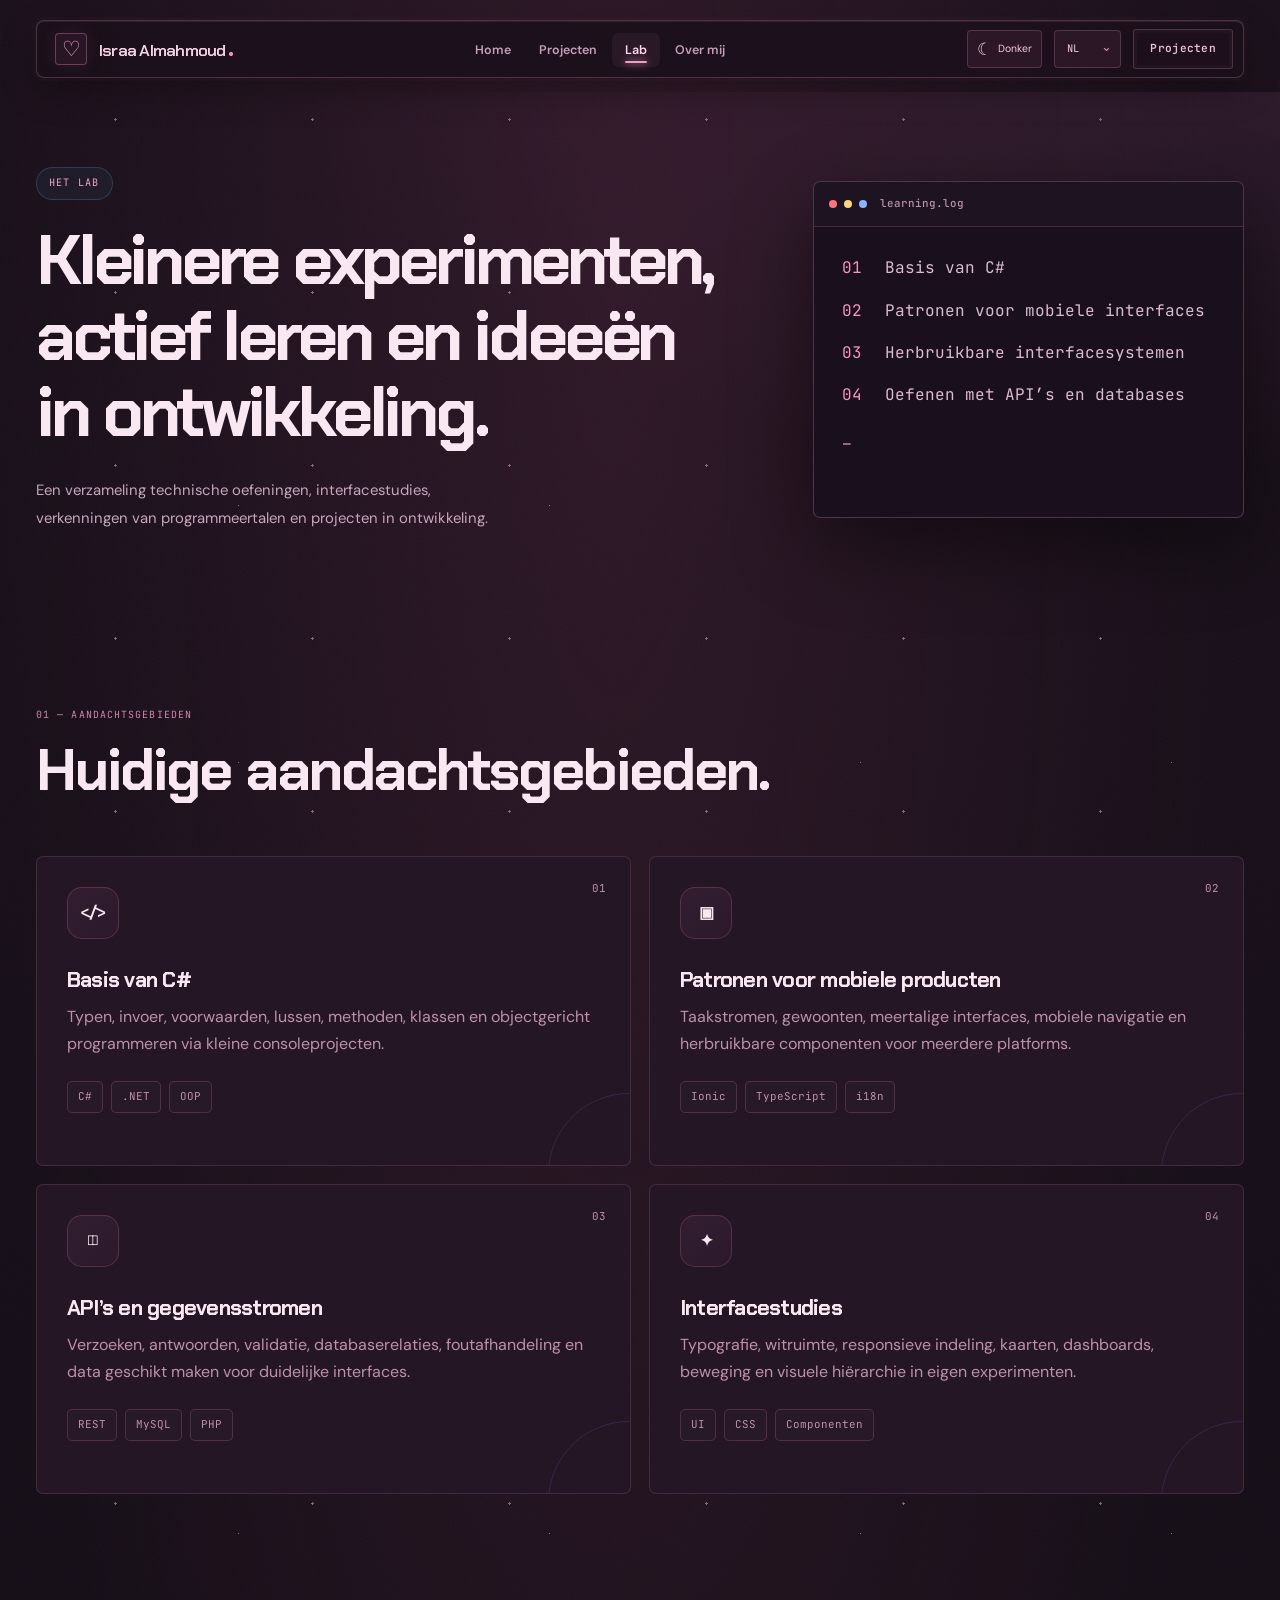
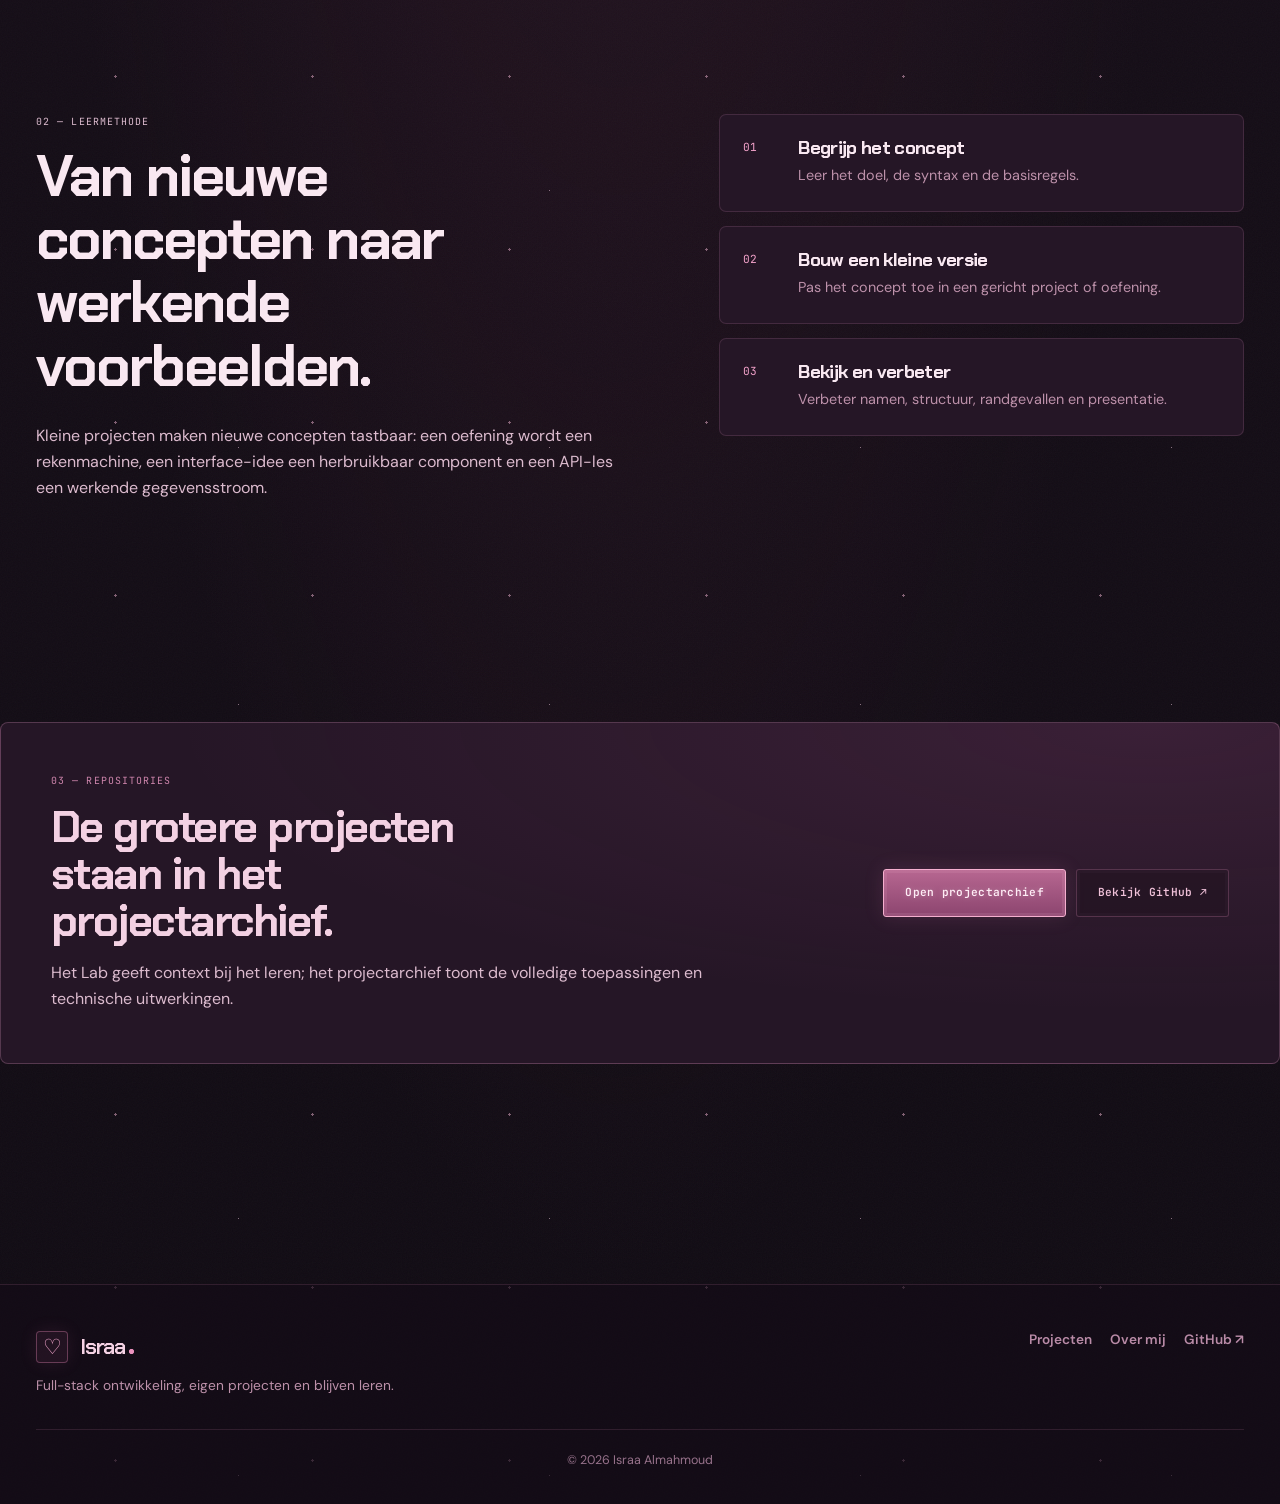
<file: practice.html>
<!DOCTYPE html>
<html lang="en">
<head>
  <meta charset="UTF-8" />
  <meta name="viewport" content="width=device-width, initial-scale=1.0" />
  <meta name="description" content="The development lab of Israa Almahmoud: smaller experiments, current learning, and technical explorations." />
  <meta name="theme-color" content="#140c15" />
  <title>Lab | Israa Almahmoud</title>

  <link rel="preconnect" href="https://fonts.googleapis.com" />
  <link rel="preconnect" href="https://fonts.gstatic.com" crossorigin />
  <link href="https://fonts.googleapis.com/css2?family=Cormorant+Garamond:ital,wght@0,400;0,500;0,600;1,400;1,500&family=Chakra+Petch:wght@500;600;700&family=Noto+Sans+Arabic:wght@400;500;600;700&family=DM+Sans:wght@400;500;600;700&family=Manrope:wght@500;600;700;800&family=JetBrains+Mono:wght@400;500;600&display=swap" rel="stylesheet" />
  <link rel="stylesheet" href="style.css?v=3261c3c52447" />
  <link rel="stylesheet" href="polish.css?v=b976f49e7ffd" />
  <link rel="stylesheet" href="cyber.css?v=d1dc9a12f934" />
  <script src="theme.js?v=0dfa90ec08f2"></script>
</head>
<body data-page="practice">
  <div class="cyber-backdrop" aria-hidden="true"><div class="cyber-stars"></div><div class="cyber-landscape"></div></div>
  <div class="reading-progress" aria-hidden="true"></div>
  <a class="skip-link" href="#main">Skip to content</a>
  <div class="ambient ambient-one" aria-hidden="true"></div>
  <div class="ambient ambient-two" aria-hidden="true"></div>
  <div class="background-grid" aria-hidden="true"></div>
  <div class="spotlight" id="spotlight" aria-hidden="true"></div>

  <header class="site-header" id="site-header">
    <nav class="nav-shell" aria-label="Primary navigation">
      <a class="brand" href="index.html"><span>Israa Almahmoud</span><span class="brand-dot">.</span></a>
      <ul class="desktop-nav"><li><a href="index.html" data-nav="home">Home</a></li><li><a href="projects.html" data-nav="projects">Projects</a></li><li><a href="practice.html" data-nav="practice">Lab</a></li><li><a href="about.html" data-nav="about">About</a></li></ul>
      <div class="nav-actions"><label class="language-select"><span class="sr-only">Language</span><select id="language-select" aria-label="Language"><option value="en" lang="en">EN</option><option value="nl" lang="nl">NL</option><option value="ar" lang="ar">العربية</option></select></label><a class="button button-small button-secondary nav-projects" href="projects.html">Projects</a><button class="menu-toggle" id="mobileMenuToggle" type="button" aria-label="Open navigation menu" aria-controls="mobileNav" aria-expanded="false"><span></span><span></span><span></span></button></div>
    </nav>
    <div class="mobile-nav" id="mobileNav" aria-hidden="true"><a href="index.html" data-nav="home">Home</a><a href="projects.html" data-nav="projects">Projects</a><a href="practice.html" data-nav="practice">Lab</a><a href="about.html" data-nav="about">About</a></div>
  </header>

  <main id="main">
    <section class="page-hero lab-hero">
      <div class="container page-hero-grid">
        <div>
          <p class="eyebrow mono">THE LAB</p>
          <h1>Smaller experiments, active learning, and ideas still taking shape.</h1>
          <p class="hero-lede">A collection of technical exercises, interface studies, programming-language exploration, and projects still in development.</p>
        </div>
        <div class="lab-terminal reveal" aria-hidden="true">
          <div class="terminal-top"><span></span><span></span><span></span><b class="mono">learning.log</b></div>
          <div class="terminal-body mono">
            <p><span>01</span> C# foundations</p>
            <p><span>02</span> mobile interface patterns</p>
            <p><span>03</span> reusable UI systems</p>
            <p><span>04</span> API and database practice</p>
            <p class="terminal-cursor">_</p>
          </div>
        </div>
      </div>
    </section>

    <section class="section lab-grid-section">
      <div class="container">
        <div class="section-heading compact-heading"><p class="section-index mono">01 — ACTIVE AREAS</p><h2>Current areas of exploration.</h2></div>
        <div class="lab-card-grid">
          <article class="lab-card reveal"><span class="lab-number mono">01</span><div class="lab-icon code-icon">&lt;/&gt;</div><h3>C# foundations</h3><p>Types, input handling, conditions, loops, methods, classes, and object-oriented concepts through small console projects.</p><div class="tag-list"><span>C#</span><span>.NET</span><span>OOP</span></div></article>
          <article class="lab-card reveal"><span class="lab-number mono">02</span><div class="lab-icon mobile-icon">▣</div><h3>Mobile product patterns</h3><p>Task flows, habits, multilingual interfaces, mobile navigation, and reusable components for cross-platform applications.</p><div class="tag-list"><span>Ionic</span><span>TypeScript</span><span>i18n</span></div></article>
          <article class="lab-card reveal"><span class="lab-number mono">03</span><div class="lab-icon data-icon">◫</div><h3>APIs and data flow</h3><p>Requests, responses, validation, database relationships, error handling, and shaping data for clear interfaces.</p><div class="tag-list"><span>REST</span><span>MySQL</span><span>PHP</span></div></article>
          <article class="lab-card reveal"><span class="lab-number mono">04</span><div class="lab-icon ui-icon">✦</div><h3>Interface studies</h3><p>Typography, spacing, responsive layouts, cards, dashboards, motion, and visual hierarchy across personal experiments.</p><div class="tag-list"><span>UI</span><span>CSS</span><span>Components</span></div></article>
        </div>
      </div>
    </section>

    <section class="section learning-section">
      <div class="container learning-layout">
        <div class="learning-copy reveal">
          <p class="section-index mono">02 — LEARNING METHOD</p>
          <h2>From new concepts to working examples.</h2>
          <p>Small projects turn new concepts into working examples: a console exercise becomes a calculator, an interface idea becomes a reusable component, and an API lesson becomes a working data flow.</p>
        </div>
        <ol class="learning-steps">
          <li class="reveal"><span class="mono">01</span><div><h3>Learn the concept</h3><p>Understand the purpose, syntax, and basic rules.</p></div></li>
          <li class="reveal"><span class="mono">02</span><div><h3>Build a small version</h3><p>Use the concept inside a focused project or exercise.</p></div></li>
          <li class="reveal"><span class="mono">03</span><div><h3>Review and refine</h3><p>Improve naming, structure, edge cases, and presentation.</p></div></li>
        </ol>
      </div>
    </section>

    <section class="section lab-note-section">
      <div class="container archive-panel reveal">
        <div><p class="section-index mono">03 — REPOSITORIES</p><h2>The finished and larger builds live in the project archive.</h2><p>The Lab gives context to the learning behind them; the project archive shows the fuller applications and technical case studies.</p></div>
        <div class="archive-actions"><a class="button button-primary" href="projects.html">Open project archive</a><a class="button button-secondary" href="https://github.com/isravx0" target="_blank" rel="noopener">Browse GitHub ↗</a></div>
      </div>
    </section>
  </main>

  <button type="button" class="back-to-top" aria-label="Back to top" hidden><span aria-hidden="true">↑</span></button>
  <div class="copy-feedback" role="status" aria-live="polite" hidden></div>
  <footer class="site-footer">
    <div class="container footer-layout">
      <div><a class="brand footer-brand" href="index.html"><span>Israa</span><span class="brand-dot">.</span></a><p>Full-stack development, personal projects, and continuous learning.</p></div>
      <div class="footer-nav"><a href="projects.html">Projects</a><a href="about.html">About</a><a href="https://github.com/isravx0" target="_blank" rel="noopener">GitHub ↗</a></div>
      <p class="copyright">© <span id="year"></span> Israa Almahmoud</p>
    </div>
  </footer>

  <script src="translations.js?v=bfaef0c5f89e"></script>
  <script src="mini-apps.js?v=38bf8ae0e8cc"></script>
  <script src="localization.js?v=b49e69d6710e"></script>
  <script src="scripts.js?v=fb66c0094e19"></script>
  <script src="details.js?v=261116596427"></script>
  <script src="alive.js?v=84ef66915684"></script>
  <script src="window-controls.js?v=ede0cc6ae04c"></script>
  <script src="project-browser.js?v=9d08347e7aea"></script>
  <script src="sparkle.js?v=fe2e71628b17"></script>
</body>
</html>
</file>
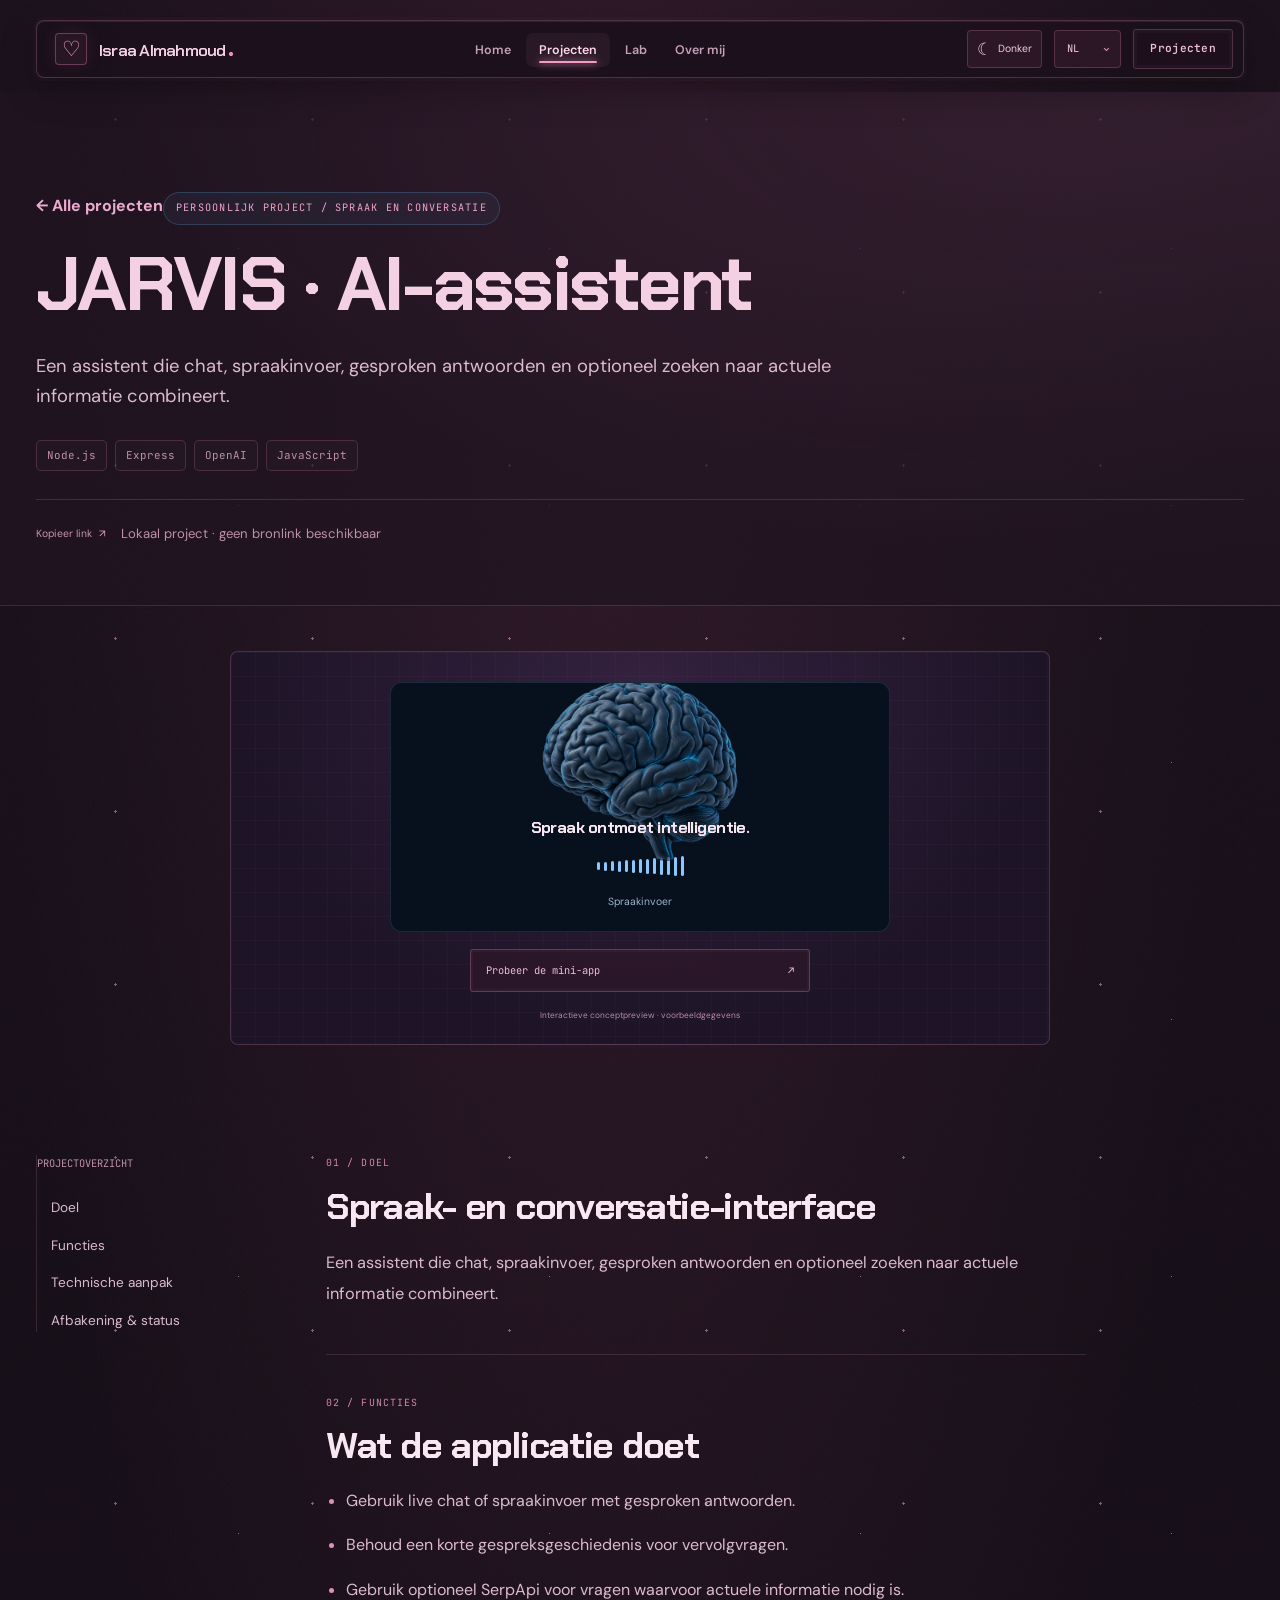
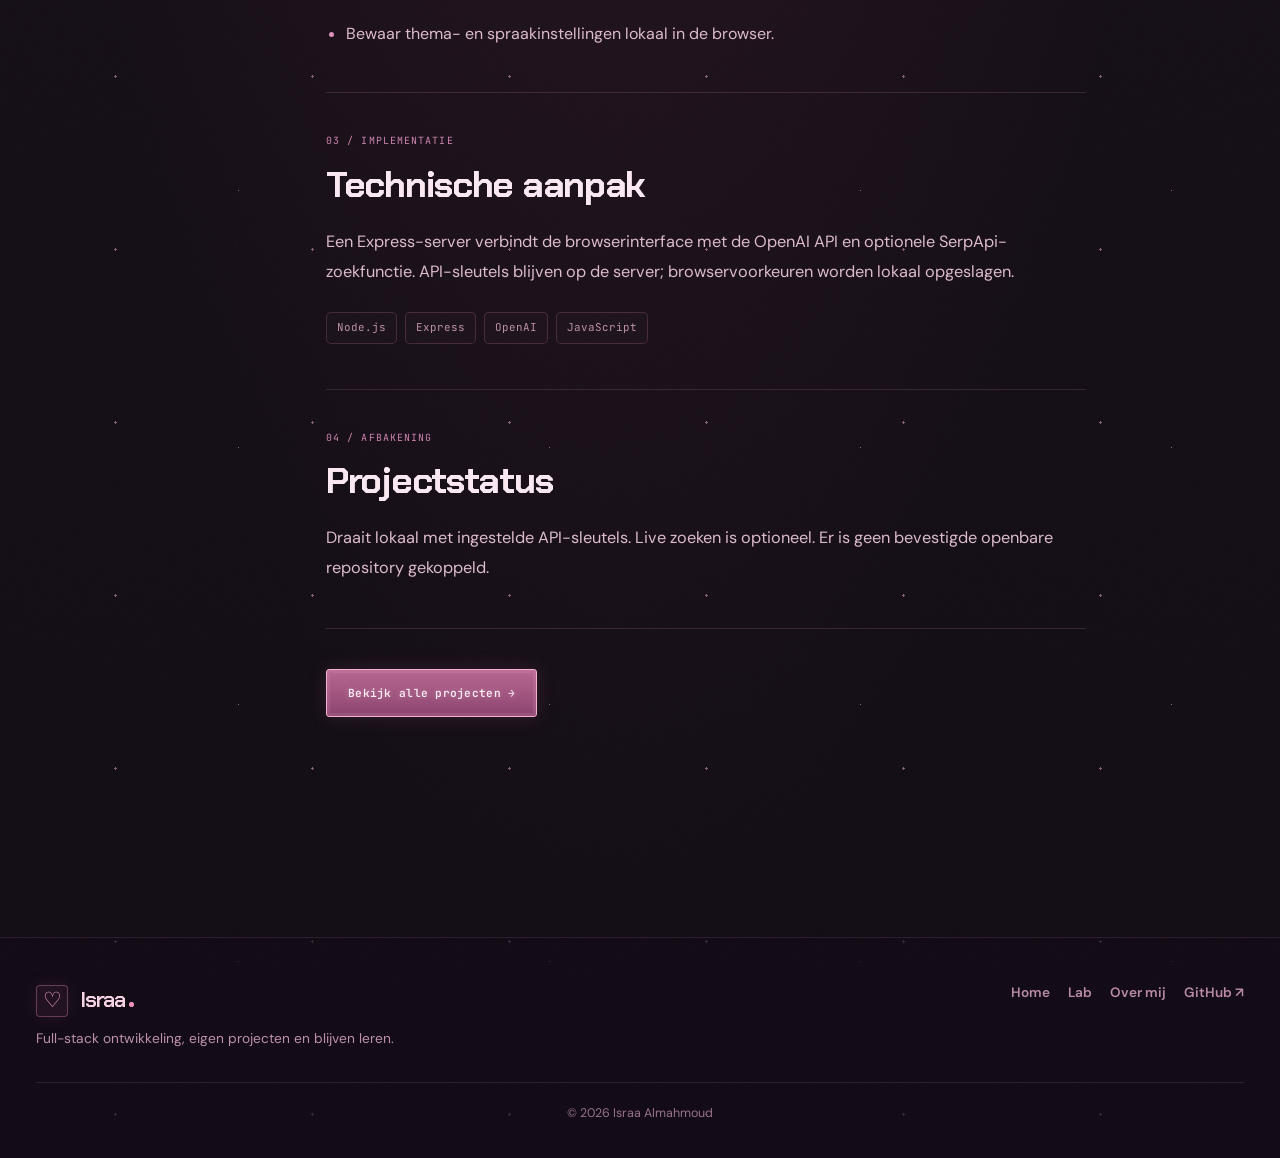
<file: project-assistant.html>
<!DOCTYPE html>
<html lang="en">
<head>
  <meta charset="UTF-8" />
  <meta name="viewport" content="width=device-width, initial-scale=1.0" />
  <meta name="description" content="JARVIS · AI Assistant: Voice and conversational interface. A personal project by Israa Almahmoud." />
  <meta name="theme-color" content="#140c15" />
  <title>JARVIS · AI Assistant | Israa Almahmoud</title>

  <link rel="preconnect" href="https://fonts.googleapis.com" />
  <link rel="preconnect" href="https://fonts.gstatic.com" crossorigin />
  <link href="https://fonts.googleapis.com/css2?family=Cormorant+Garamond:ital,wght@0,400;0,500;0,600;1,400;1,500&family=Chakra+Petch:wght@500;600;700&family=Noto+Sans+Arabic:wght@400;500;600;700&family=DM+Sans:wght@400;500;600;700&family=Manrope:wght@500;600;700;800&family=JetBrains+Mono:wght@400;500;600&display=swap" rel="stylesheet" />
  <link rel="stylesheet" href="style.css?v=3261c3c52447" />
  <link rel="stylesheet" href="polish.css?v=b976f49e7ffd" />
  <link rel="stylesheet" href="cyber.css?v=d1dc9a12f934" />
  <script src="theme.js?v=0dfa90ec08f2"></script>
</head>
<body data-page="projects">
  <div class="cyber-backdrop" aria-hidden="true"><div class="cyber-stars"></div><div class="cyber-landscape"></div></div>
  <div class="reading-progress" aria-hidden="true"></div>
  <a class="skip-link" href="#main">Skip to content</a>
  <div class="ambient ambient-one" aria-hidden="true"></div>
  <div class="ambient ambient-two" aria-hidden="true"></div>
  <div class="background-grid" aria-hidden="true"></div>
  <div class="spotlight" id="spotlight" aria-hidden="true"></div>

  <header class="site-header" id="site-header">
    <nav class="nav-shell" aria-label="Primary navigation">
      <a class="brand" href="index.html"><span>Israa Almahmoud</span><span class="brand-dot">.</span></a>
      <ul class="desktop-nav">
        <li><a href="index.html" data-nav="home">Home</a></li>
        <li><a href="projects.html" data-nav="projects">Projects</a></li>
        <li><a href="practice.html" data-nav="practice">Lab</a></li>
        <li><a href="about.html" data-nav="about">About</a></li>
      </ul>
      <div class="nav-actions"><label class="language-select"><span class="sr-only">Language</span><select id="language-select" aria-label="Language"><option value="en" lang="en">EN</option><option value="nl" lang="nl">NL</option><option value="ar" lang="ar">العربية</option></select></label>
        <a class="button button-small button-secondary nav-projects" href="projects.html">Projects</a>
        <button class="menu-toggle" id="mobileMenuToggle" type="button" aria-label="Open navigation menu" aria-controls="mobileNav" aria-expanded="false"><span></span><span></span><span></span></button>
      </div>
    </nav>
    <div class="mobile-nav" id="mobileNav" aria-hidden="true">
      <a href="index.html" data-nav="home">Home</a>
      <a href="projects.html" data-nav="projects">Projects</a>
      <a href="practice.html" data-nav="practice">Lab</a>
      <a href="about.html" data-nav="about">About</a>
    </div>
  </header>

  <main id="main" class="project-detail">
    <section class="detail-hero"><div class="container"><a class="text-link" href="projects.html#assistant">← All projects</a><p class="eyebrow mono">PERSONAL PROJECT / VOICE AND CONVERSATIONAL INTERFACE</p><h1>JARVIS · AI Assistant</h1><p class="detail-lede">Explore an assistant that combines typed conversation, voice input, spoken responses, and optional current-information search.</p><div class="tag-list"><span>Node.js</span><span>Express</span><span>OpenAI</span><span>JavaScript</span></div><div class="project-actions"><button type="button" class="copy-project" data-copy-link="project-assistant.html">Copy link <span aria-hidden="true">↗</span></button><span class="local-project-note">Local project · source not linked</span></div></div></section>
    <div class="container detail-preview"><div class="project-preview preview-assistant"><div class="assistant-demo"><img src="images/projects/assistant.webp" alt="" loading="lazy"><h4>Voice meets intelligence.</h4><div class="voice-wave" aria-hidden="true"><i style="--i:0"></i><i style="--i:1"></i><i style="--i:2"></i><i style="--i:3"></i><i style="--i:4"></i><i style="--i:5"></i><i style="--i:6"></i><i style="--i:7"></i><i style="--i:8"></i><i style="--i:9"></i><i style="--i:10"></i><i style="--i:11"></i><i style="--i:12"></i></div><p>Voice input</p></div><button type="button" class="launch-mini" data-open-app="assistant"><span>Try the mini app</span><span aria-hidden="true">↗</span></button><p class="demo-caption">Interactive concept preview · sample data</p></div></div><section class="section"><div class="container detail-layout"><aside class="detail-index"><p class="mono">PROJECT OVERVIEW</p><a href="#purpose">Purpose</a><a href="#features">Functionality</a><a href="#implementation">Technical approach</a><a href="#status">Scope &amp; status</a></aside><div class="detail-body">
    <section id="purpose"><p class="section-index mono">01 / PURPOSE</p><h2>Voice and conversational interface</h2><p>Explore an assistant that combines typed conversation, voice input, spoken responses, and optional current-information search.</p></section>
    <section id="features"><p class="section-index mono">02 / FUNCTIONALITY</p><h2>What the application does</h2><ul class="feature-list"><li>Interact through live chat or voice input with spoken responses.</li><li>Maintain short conversation memory for follow-up questions.</li><li>Use optional SerpApi-powered search for time-sensitive questions.</li><li>Save theme and speech settings in local storage.</li></ul></section>
    <section id="implementation"><p class="section-index mono">03 / IMPLEMENTATION</p><h2>Technical approach</h2><p>An Express server connects the browser interface to the OpenAI API and optional SerpApi search. API credentials belong on the server; browser preferences are stored locally.</p><div class="tag-list"><span>Node.js</span><span>Express</span><span>OpenAI</span><span>JavaScript</span></div></section>
    <section id="status"><p class="section-index mono">04 / SCOPE</p><h2>Project status</h2><p>Runs locally with configured API credentials. Live search is optional. No verified public source repository is linked.</p></section>
    <div class="detail-next"><a class="button button-primary" href="projects.html">Explore all projects →</a></div>
    </div></div></section></main>  <button type="button" class="back-to-top" aria-label="Back to top" hidden><span aria-hidden="true">↑</span></button>
  <div class="copy-feedback" role="status" aria-live="polite" hidden></div>
  <footer class="site-footer">
    <div class="container footer-layout">
      <div><a class="brand footer-brand" href="index.html"><span>Israa</span><span class="brand-dot">.</span></a><p>Full-stack development, personal projects, and continuous learning.</p></div>
      <div class="footer-nav"><a href="index.html">Home</a><a href="practice.html">Lab</a><a href="about.html">About</a><a href="https://github.com/isravx0" target="_blank" rel="noopener">GitHub ↗</a></div>
      <p class="copyright">© <span id="year"></span> Israa Almahmoud</p>
    </div>
  </footer>

  <script src="translations.js?v=bfaef0c5f89e"></script>
  <script src="mini-apps.js?v=38bf8ae0e8cc"></script>
  <script src="localization.js?v=b49e69d6710e"></script>
  <script src="scripts.js?v=fb66c0094e19"></script>
  <script src="details.js?v=261116596427"></script>
  <script src="alive.js?v=84ef66915684"></script>
  <script src="window-controls.js?v=ede0cc6ae04c"></script>
  <script src="project-browser.js?v=9d08347e7aea"></script>
  <script src="sparkle.js?v=fe2e71628b17"></script>
</body>
</html>
</file>
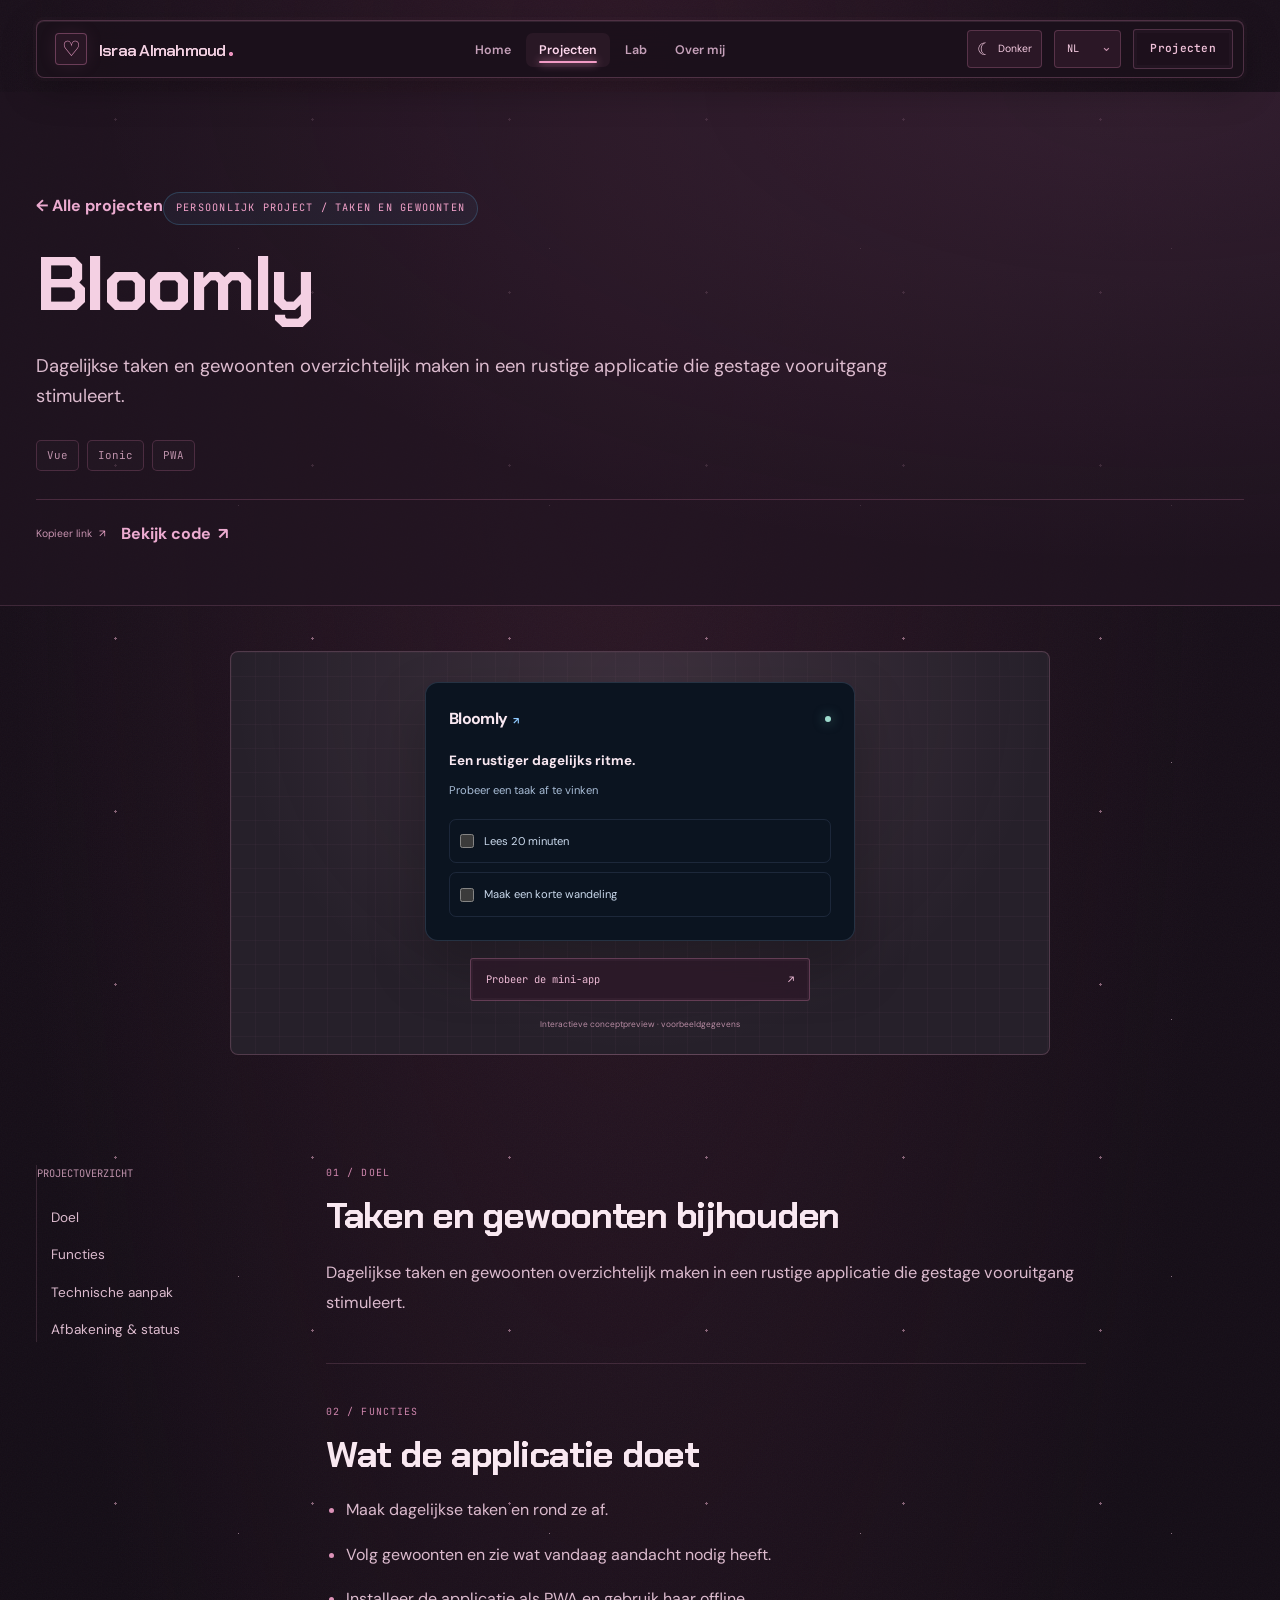
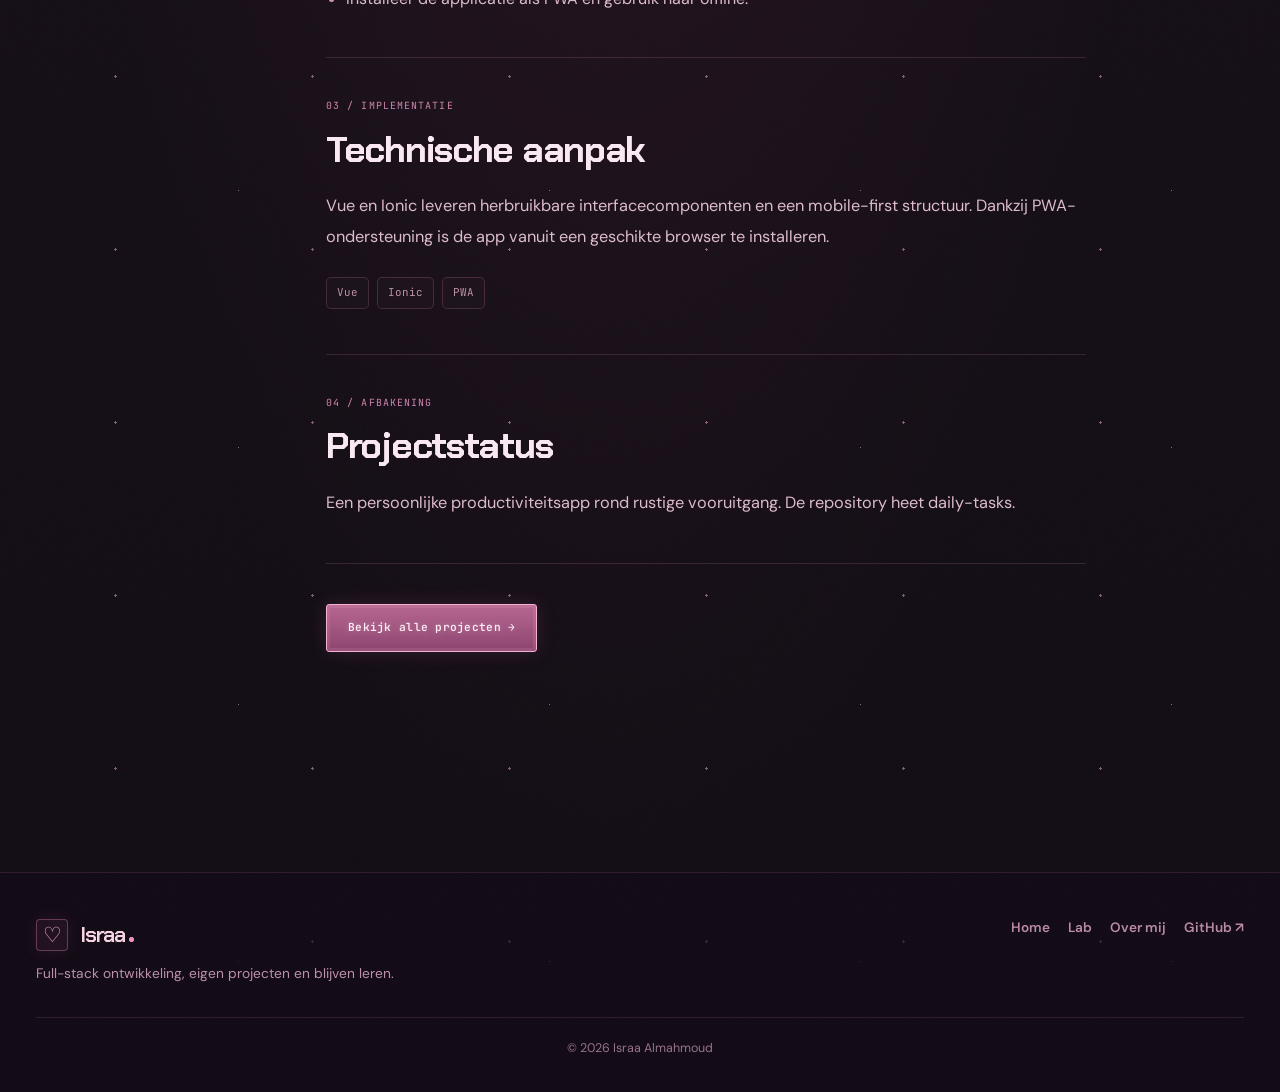
<file: project-bloomly.html>
<!DOCTYPE html>
<html lang="en">
<head>
  <meta charset="UTF-8" />
  <meta name="viewport" content="width=device-width, initial-scale=1.0" />
  <meta name="description" content="Bloomly: Tasks and habit tracking. A personal project by Israa Almahmoud." />
  <meta name="theme-color" content="#140c15" />
  <title>Bloomly | Israa Almahmoud</title>

  <link rel="preconnect" href="https://fonts.googleapis.com" />
  <link rel="preconnect" href="https://fonts.gstatic.com" crossorigin />
  <link href="https://fonts.googleapis.com/css2?family=Cormorant+Garamond:ital,wght@0,400;0,500;0,600;1,400;1,500&family=Chakra+Petch:wght@500;600;700&family=Noto+Sans+Arabic:wght@400;500;600;700&family=DM+Sans:wght@400;500;600;700&family=Manrope:wght@500;600;700;800&family=JetBrains+Mono:wght@400;500;600&display=swap" rel="stylesheet" />
  <link rel="stylesheet" href="style.css?v=3261c3c52447" />
  <link rel="stylesheet" href="polish.css?v=b976f49e7ffd" />
  <link rel="stylesheet" href="cyber.css?v=d1dc9a12f934" />
  <script src="theme.js?v=0dfa90ec08f2"></script>
</head>
<body data-page="projects">
  <div class="cyber-backdrop" aria-hidden="true"><div class="cyber-stars"></div><div class="cyber-landscape"></div></div>
  <div class="reading-progress" aria-hidden="true"></div>
  <a class="skip-link" href="#main">Skip to content</a>
  <div class="ambient ambient-one" aria-hidden="true"></div>
  <div class="ambient ambient-two" aria-hidden="true"></div>
  <div class="background-grid" aria-hidden="true"></div>
  <div class="spotlight" id="spotlight" aria-hidden="true"></div>

  <header class="site-header" id="site-header">
    <nav class="nav-shell" aria-label="Primary navigation">
      <a class="brand" href="index.html"><span>Israa Almahmoud</span><span class="brand-dot">.</span></a>
      <ul class="desktop-nav">
        <li><a href="index.html" data-nav="home">Home</a></li>
        <li><a href="projects.html" data-nav="projects">Projects</a></li>
        <li><a href="practice.html" data-nav="practice">Lab</a></li>
        <li><a href="about.html" data-nav="about">About</a></li>
      </ul>
      <div class="nav-actions"><label class="language-select"><span class="sr-only">Language</span><select id="language-select" aria-label="Language"><option value="en" lang="en">EN</option><option value="nl" lang="nl">NL</option><option value="ar" lang="ar">العربية</option></select></label>
        <a class="button button-small button-secondary nav-projects" href="projects.html">Projects</a>
        <button class="menu-toggle" id="mobileMenuToggle" type="button" aria-label="Open navigation menu" aria-controls="mobileNav" aria-expanded="false"><span></span><span></span><span></span></button>
      </div>
    </nav>
    <div class="mobile-nav" id="mobileNav" aria-hidden="true">
      <a href="index.html" data-nav="home">Home</a>
      <a href="projects.html" data-nav="projects">Projects</a>
      <a href="practice.html" data-nav="practice">Lab</a>
      <a href="about.html" data-nav="about">About</a>
    </div>
  </header>

  <main id="main" class="project-detail">
    <section class="detail-hero"><div class="container"><a class="text-link" href="projects.html#bloomly">← All projects</a><p class="eyebrow mono">PERSONAL PROJECT / TASKS AND HABIT TRACKING</p><h1>Bloomly</h1><p class="detail-lede">Make daily tasks and recurring habits manageable in a calm application that encourages steady progress.</p><div class="tag-list"><span>Vue</span><span>Ionic</span><span>PWA</span></div><div class="project-actions"><button type="button" class="copy-project" data-copy-link="project-bloomly.html">Copy link <span aria-hidden="true">↗</span></button><a class="text-link" href="https://github.com/isravx0/daily-tasks" target="_blank" rel="noopener">Explore code <span aria-hidden="true">↗</span></a></div></div></section>
    <div class="container detail-preview"><div class="project-preview preview-bloomly"><div class="demo-window tasks-demo"><div class="demo-top"><strong>Bloomly<span>↗</span></strong><span class="demo-live"></span></div><h4>A calmer daily rhythm.</h4><p class="demo-sub">Try checking off a task</p><div class="demo-tasks"><label><input type="checkbox"><span>Read for 20 minutes</span></label><label><input type="checkbox"><span>Take a short walk</span></label></div></div><button type="button" class="launch-mini" data-open-app="bloomly"><span>Try the mini app</span><span aria-hidden="true">↗</span></button><p class="demo-caption">Interactive concept preview · sample data</p></div></div><section class="section"><div class="container detail-layout"><aside class="detail-index"><p class="mono">PROJECT OVERVIEW</p><a href="#purpose">Purpose</a><a href="#features">Functionality</a><a href="#implementation">Technical approach</a><a href="#status">Scope &amp; status</a></aside><div class="detail-body">
    <section id="purpose"><p class="section-index mono">01 / PURPOSE</p><h2>Tasks and habit tracking</h2><p>Make daily tasks and recurring habits manageable in a calm application that encourages steady progress.</p></section>
    <section id="features"><p class="section-index mono">02 / FUNCTIONALITY</p><h2>What the application does</h2><ul class="feature-list"><li>Create and complete daily tasks.</li><li>Track habits and see what needs attention today.</li><li>Install the application as a PWA and use it offline.</li></ul></section>
    <section id="implementation"><p class="section-index mono">03 / IMPLEMENTATION</p><h2>Technical approach</h2><p>Vue and Ionic provide reusable interface components and a mobile-first application structure. PWA support makes the experience installable from a compatible browser.</p><div class="tag-list"><span>Vue</span><span>Ionic</span><span>PWA</span></div></section>
    <section id="status"><p class="section-index mono">04 / SCOPE</p><h2>Project status</h2><p>A personal productivity application designed around gentle progress. The source repository is named daily-tasks.</p></section>
    <div class="detail-next"><a class="button button-primary" href="projects.html">Explore all projects →</a></div>
    </div></div></section></main>  <button type="button" class="back-to-top" aria-label="Back to top" hidden><span aria-hidden="true">↑</span></button>
  <div class="copy-feedback" role="status" aria-live="polite" hidden></div>
  <footer class="site-footer">
    <div class="container footer-layout">
      <div><a class="brand footer-brand" href="index.html"><span>Israa</span><span class="brand-dot">.</span></a><p>Full-stack development, personal projects, and continuous learning.</p></div>
      <div class="footer-nav"><a href="index.html">Home</a><a href="practice.html">Lab</a><a href="about.html">About</a><a href="https://github.com/isravx0" target="_blank" rel="noopener">GitHub ↗</a></div>
      <p class="copyright">© <span id="year"></span> Israa Almahmoud</p>
    </div>
  </footer>

  <script src="translations.js?v=bfaef0c5f89e"></script>
  <script src="mini-apps.js?v=38bf8ae0e8cc"></script>
  <script src="localization.js?v=b49e69d6710e"></script>
  <script src="scripts.js?v=fb66c0094e19"></script>
  <script src="details.js?v=261116596427"></script>
  <script src="alive.js?v=84ef66915684"></script>
  <script src="window-controls.js?v=ede0cc6ae04c"></script>
  <script src="project-browser.js?v=9d08347e7aea"></script>
  <script src="sparkle.js?v=fe2e71628b17"></script>
</body>
</html>
</file>
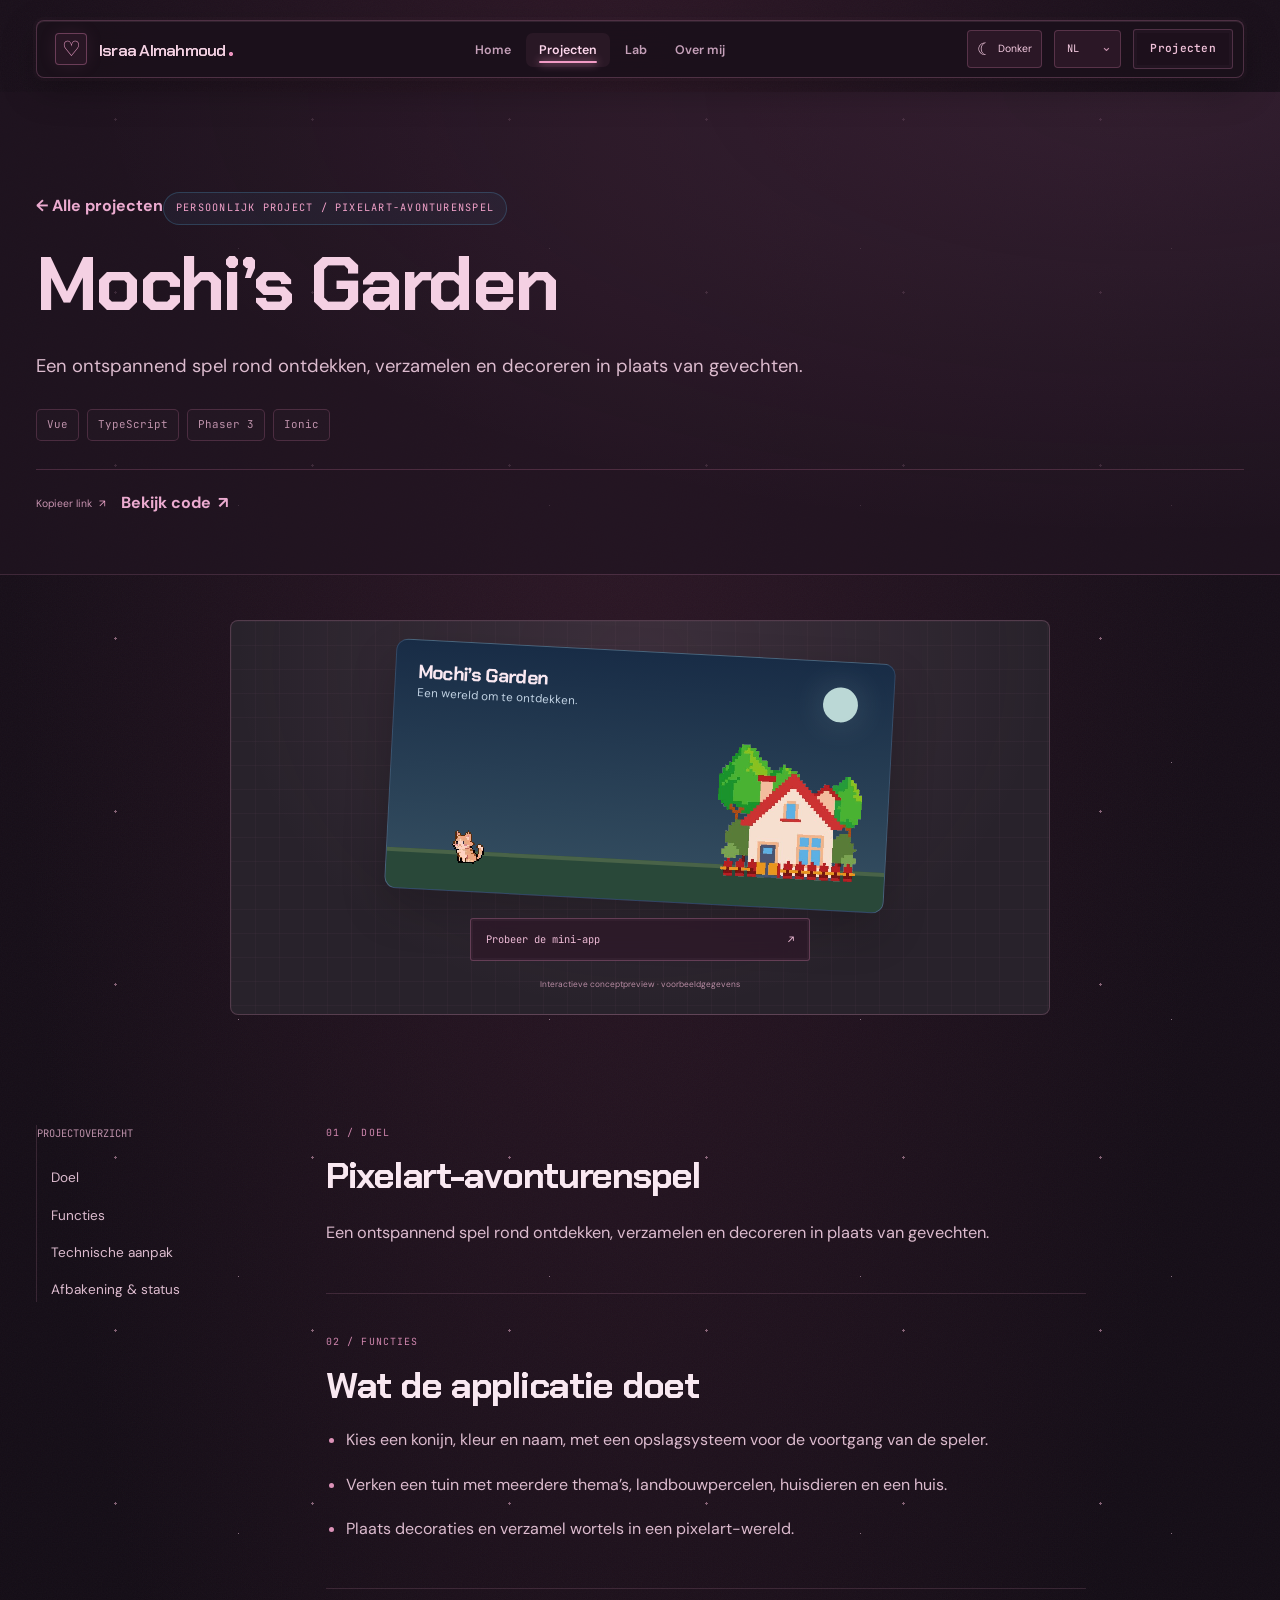
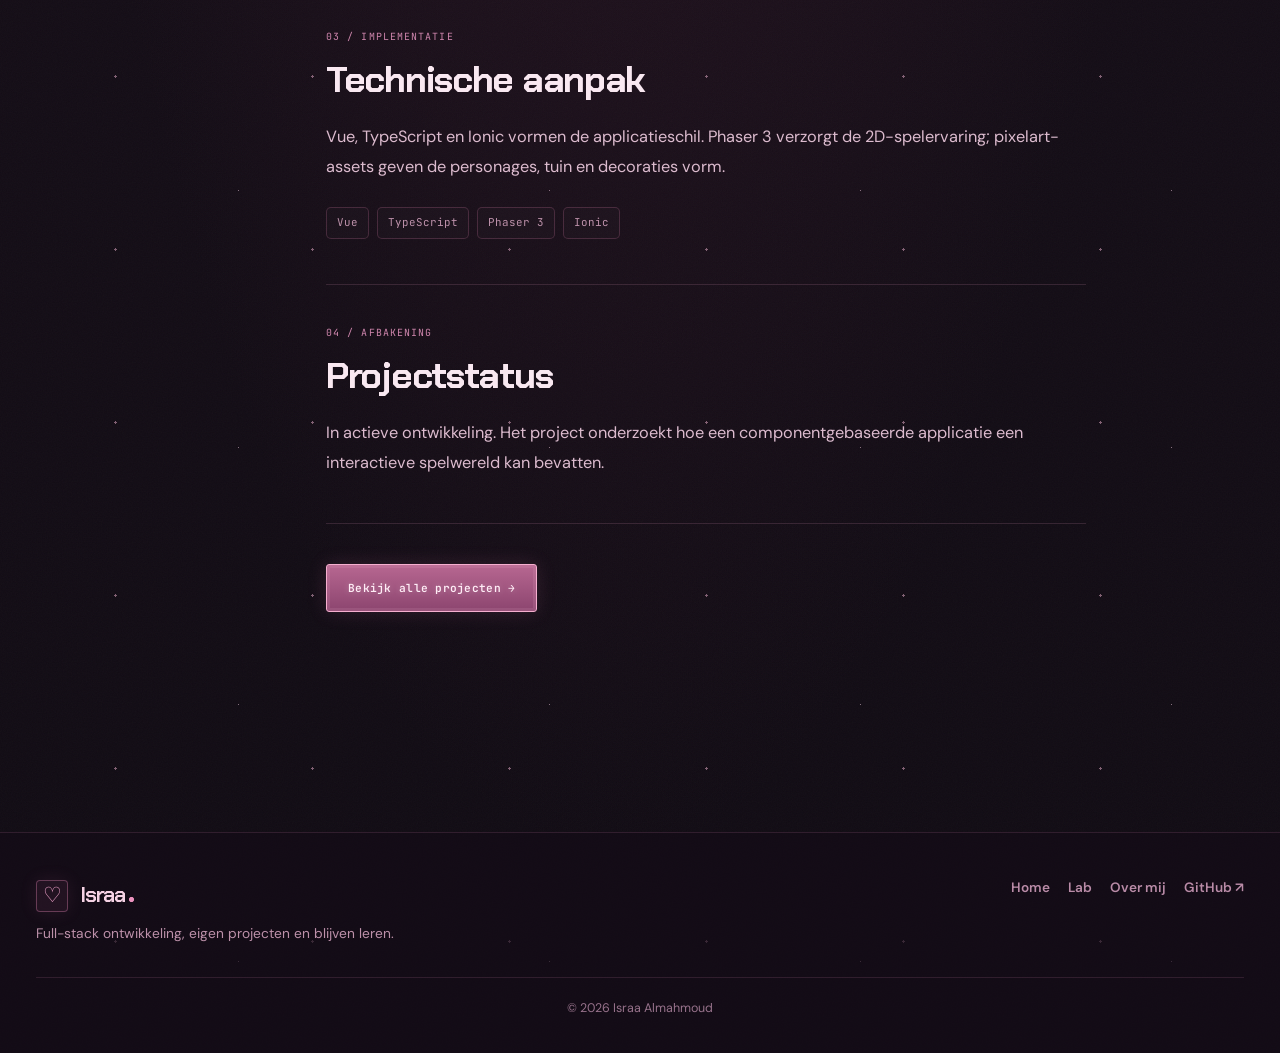
<file: project-mochi-garden.html>
<!DOCTYPE html>
<html lang="en">
<head>
  <meta charset="UTF-8" />
  <meta name="viewport" content="width=device-width, initial-scale=1.0" />
  <meta name="description" content="Mochi’s Garden: Pixel-art exploration game. A personal project by Israa Almahmoud." />
  <meta name="theme-color" content="#140c15" />
  <title>Mochi’s Garden | Israa Almahmoud</title>

  <link rel="preconnect" href="https://fonts.googleapis.com" />
  <link rel="preconnect" href="https://fonts.gstatic.com" crossorigin />
  <link href="https://fonts.googleapis.com/css2?family=Cormorant+Garamond:ital,wght@0,400;0,500;0,600;1,400;1,500&family=Chakra+Petch:wght@500;600;700&family=Noto+Sans+Arabic:wght@400;500;600;700&family=DM+Sans:wght@400;500;600;700&family=Manrope:wght@500;600;700;800&family=JetBrains+Mono:wght@400;500;600&display=swap" rel="stylesheet" />
  <link rel="stylesheet" href="style.css?v=3261c3c52447" />
  <link rel="stylesheet" href="polish.css?v=b976f49e7ffd" />
  <link rel="stylesheet" href="cyber.css?v=d1dc9a12f934" />
  <script src="theme.js?v=0dfa90ec08f2"></script>
</head>
<body data-page="projects">
  <div class="cyber-backdrop" aria-hidden="true"><div class="cyber-stars"></div><div class="cyber-landscape"></div></div>
  <div class="reading-progress" aria-hidden="true"></div>
  <a class="skip-link" href="#main">Skip to content</a>
  <div class="ambient ambient-one" aria-hidden="true"></div>
  <div class="ambient ambient-two" aria-hidden="true"></div>
  <div class="background-grid" aria-hidden="true"></div>
  <div class="spotlight" id="spotlight" aria-hidden="true"></div>

  <header class="site-header" id="site-header">
    <nav class="nav-shell" aria-label="Primary navigation">
      <a class="brand" href="index.html"><span>Israa Almahmoud</span><span class="brand-dot">.</span></a>
      <ul class="desktop-nav">
        <li><a href="index.html" data-nav="home">Home</a></li>
        <li><a href="projects.html" data-nav="projects">Projects</a></li>
        <li><a href="practice.html" data-nav="practice">Lab</a></li>
        <li><a href="about.html" data-nav="about">About</a></li>
      </ul>
      <div class="nav-actions"><label class="language-select"><span class="sr-only">Language</span><select id="language-select" aria-label="Language"><option value="en" lang="en">EN</option><option value="nl" lang="nl">NL</option><option value="ar" lang="ar">العربية</option></select></label>
        <a class="button button-small button-secondary nav-projects" href="projects.html">Projects</a>
        <button class="menu-toggle" id="mobileMenuToggle" type="button" aria-label="Open navigation menu" aria-controls="mobileNav" aria-expanded="false"><span></span><span></span><span></span></button>
      </div>
    </nav>
    <div class="mobile-nav" id="mobileNav" aria-hidden="true">
      <a href="index.html" data-nav="home">Home</a>
      <a href="projects.html" data-nav="projects">Projects</a>
      <a href="practice.html" data-nav="practice">Lab</a>
      <a href="about.html" data-nav="about">About</a>
    </div>
  </header>

  <main id="main" class="project-detail">
    <section class="detail-hero"><div class="container"><a class="text-link" href="projects.html#mochi-garden">← All projects</a><p class="eyebrow mono">PERSONAL PROJECT / PIXEL-ART EXPLORATION GAME</p><h1>Mochi’s Garden</h1><p class="detail-lede">Build a relaxing game around exploration, collecting, and decorating rather than combat.</p><div class="tag-list"><span>Vue</span><span>TypeScript</span><span>Phaser 3</span><span>Ionic</span></div><div class="project-actions"><button type="button" class="copy-project" data-copy-link="project-mochi-garden.html">Copy link <span aria-hidden="true">↗</span></button><a class="text-link" href="https://github.com/isravx0/mochi-garden" target="_blank" rel="noopener">Explore code <span aria-hidden="true">↗</span></a></div></div></section>
    <div class="container detail-preview"><div class="project-preview preview-mochi-garden"><div class="garden-demo"><span class="garden-sun"></span><h4>Mochi’s Garden</h4><p>A place to explore.</p><img src="images/projects/garden-house.png" alt="" class="garden-preview-house" loading="lazy"><img src="images/projects/garden-cat.png" alt="" class="garden-preview-cat" loading="lazy"><div class="garden-floor"></div></div><button type="button" class="launch-mini" data-open-app="mochi-garden"><span>Try the mini app</span><span aria-hidden="true">↗</span></button><p class="demo-caption">Interactive concept preview · sample data</p></div></div><section class="section"><div class="container detail-layout"><aside class="detail-index"><p class="mono">PROJECT OVERVIEW</p><a href="#purpose">Purpose</a><a href="#features">Functionality</a><a href="#implementation">Technical approach</a><a href="#status">Scope &amp; status</a></aside><div class="detail-body">
    <section id="purpose"><p class="section-index mono">01 / PURPOSE</p><h2>Pixel-art exploration game</h2><p>Build a relaxing game around exploration, collecting, and decorating rather than combat.</p></section>
    <section id="features"><p class="section-index mono">02 / FUNCTIONALITY</p><h2>What the application does</h2><ul class="feature-list"><li>Choose a bunny character, a colour, and a name, with a save system for player progress.</li><li>Explore a scrollable home garden with multiple themes, farm plots, pets, and a house area.</li><li>Place decorations and collect carrots within a pixel-art world.</li></ul></section>
    <section id="implementation"><p class="section-index mono">03 / IMPLEMENTATION</p><h2>Technical approach</h2><p>Vue, TypeScript, and Ionic form the application shell. Phaser 3 handles the 2D game experience, while pixel-art assets define the characters, garden, and decorations.</p><div class="tag-list"><span>Vue</span><span>TypeScript</span><span>Phaser 3</span><span>Ionic</span></div></section>
    <section id="status"><p class="section-index mono">04 / SCOPE</p><h2>Project status</h2><p>In active development. The project explores how a component-based application can host an interactive game world.</p></section>
    <div class="detail-next"><a class="button button-primary" href="projects.html">Explore all projects →</a></div>
    </div></div></section></main>  <button type="button" class="back-to-top" aria-label="Back to top" hidden><span aria-hidden="true">↑</span></button>
  <div class="copy-feedback" role="status" aria-live="polite" hidden></div>
  <footer class="site-footer">
    <div class="container footer-layout">
      <div><a class="brand footer-brand" href="index.html"><span>Israa</span><span class="brand-dot">.</span></a><p>Full-stack development, personal projects, and continuous learning.</p></div>
      <div class="footer-nav"><a href="index.html">Home</a><a href="practice.html">Lab</a><a href="about.html">About</a><a href="https://github.com/isravx0" target="_blank" rel="noopener">GitHub ↗</a></div>
      <p class="copyright">© <span id="year"></span> Israa Almahmoud</p>
    </div>
  </footer>

  <script src="translations.js?v=bfaef0c5f89e"></script>
  <script src="mini-apps.js?v=38bf8ae0e8cc"></script>
  <script src="localization.js?v=b49e69d6710e"></script>
  <script src="scripts.js?v=fb66c0094e19"></script>
  <script src="details.js?v=261116596427"></script>
  <script src="alive.js?v=84ef66915684"></script>
  <script src="window-controls.js?v=ede0cc6ae04c"></script>
  <script src="project-browser.js?v=9d08347e7aea"></script>
  <script src="sparkle.js?v=fe2e71628b17"></script>
</body>
</html>
</file>
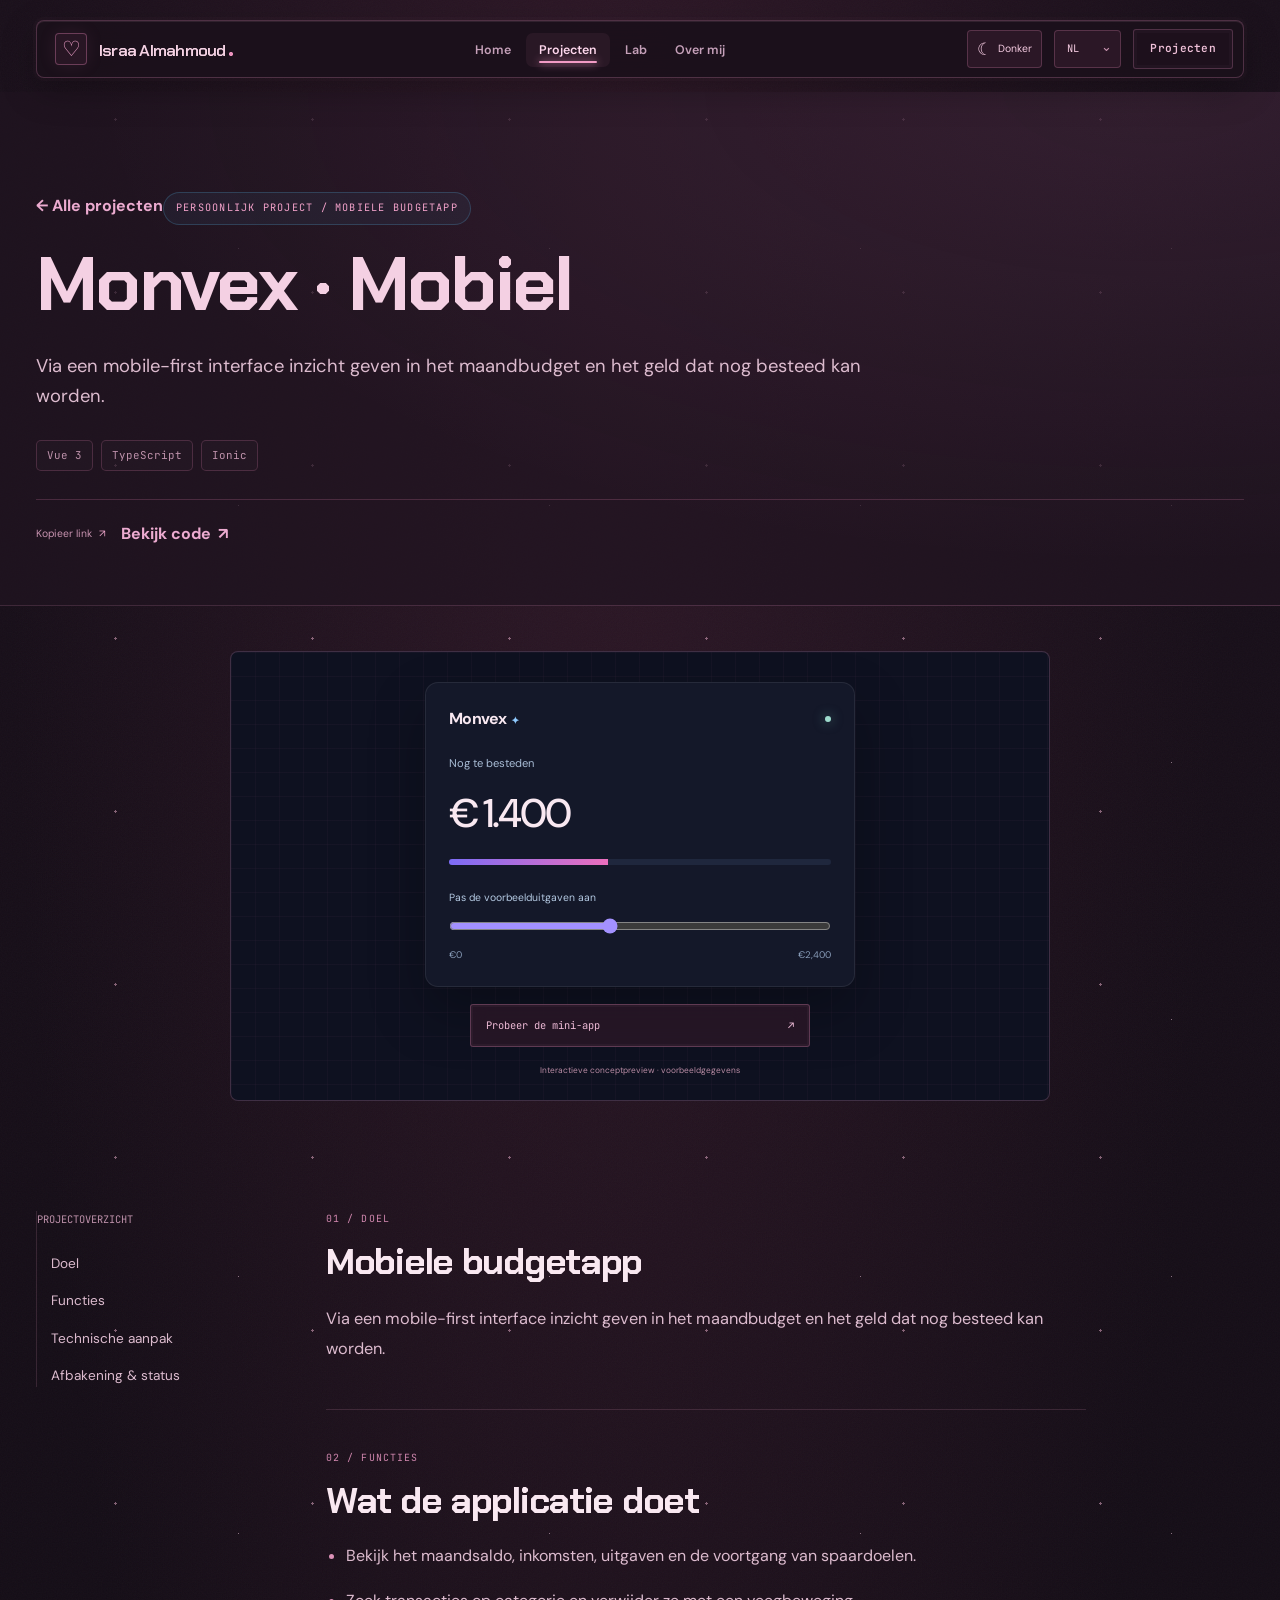
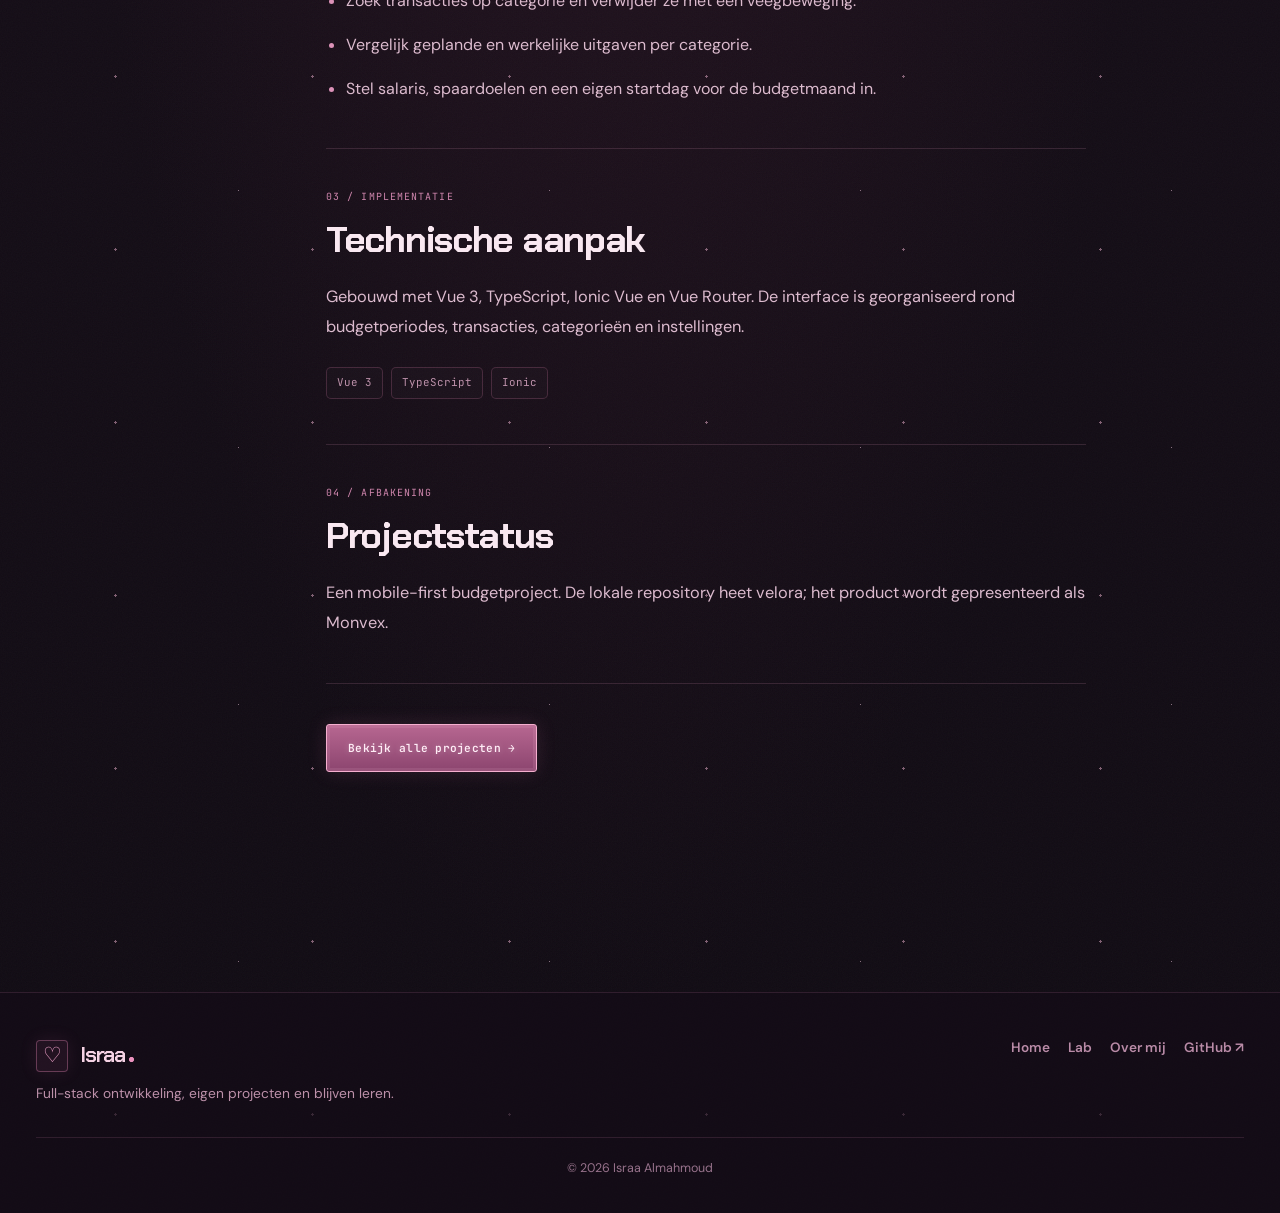
<file: project-monvex-mobile.html>
<!DOCTYPE html>
<html lang="en">
<head>
  <meta charset="UTF-8" />
  <meta name="viewport" content="width=device-width, initial-scale=1.0" />
  <meta name="description" content="Monvex · Mobile: Mobile budgeting application. A personal project by Israa Almahmoud." />
  <meta name="theme-color" content="#140c15" />
  <title>Monvex · Mobile | Israa Almahmoud</title>

  <link rel="preconnect" href="https://fonts.googleapis.com" />
  <link rel="preconnect" href="https://fonts.gstatic.com" crossorigin />
  <link href="https://fonts.googleapis.com/css2?family=Cormorant+Garamond:ital,wght@0,400;0,500;0,600;1,400;1,500&family=Chakra+Petch:wght@500;600;700&family=Noto+Sans+Arabic:wght@400;500;600;700&family=DM+Sans:wght@400;500;600;700&family=Manrope:wght@500;600;700;800&family=JetBrains+Mono:wght@400;500;600&display=swap" rel="stylesheet" />
  <link rel="stylesheet" href="style.css?v=3261c3c52447" />
  <link rel="stylesheet" href="polish.css?v=b976f49e7ffd" />
  <link rel="stylesheet" href="cyber.css?v=d1dc9a12f934" />
  <script src="theme.js?v=0dfa90ec08f2"></script>
</head>
<body data-page="projects">
  <div class="cyber-backdrop" aria-hidden="true"><div class="cyber-stars"></div><div class="cyber-landscape"></div></div>
  <div class="reading-progress" aria-hidden="true"></div>
  <a class="skip-link" href="#main">Skip to content</a>
  <div class="ambient ambient-one" aria-hidden="true"></div>
  <div class="ambient ambient-two" aria-hidden="true"></div>
  <div class="background-grid" aria-hidden="true"></div>
  <div class="spotlight" id="spotlight" aria-hidden="true"></div>

  <header class="site-header" id="site-header">
    <nav class="nav-shell" aria-label="Primary navigation">
      <a class="brand" href="index.html"><span>Israa Almahmoud</span><span class="brand-dot">.</span></a>
      <ul class="desktop-nav">
        <li><a href="index.html" data-nav="home">Home</a></li>
        <li><a href="projects.html" data-nav="projects">Projects</a></li>
        <li><a href="practice.html" data-nav="practice">Lab</a></li>
        <li><a href="about.html" data-nav="about">About</a></li>
      </ul>
      <div class="nav-actions"><label class="language-select"><span class="sr-only">Language</span><select id="language-select" aria-label="Language"><option value="en" lang="en">EN</option><option value="nl" lang="nl">NL</option><option value="ar" lang="ar">العربية</option></select></label>
        <a class="button button-small button-secondary nav-projects" href="projects.html">Projects</a>
        <button class="menu-toggle" id="mobileMenuToggle" type="button" aria-label="Open navigation menu" aria-controls="mobileNav" aria-expanded="false"><span></span><span></span><span></span></button>
      </div>
    </nav>
    <div class="mobile-nav" id="mobileNav" aria-hidden="true">
      <a href="index.html" data-nav="home">Home</a>
      <a href="projects.html" data-nav="projects">Projects</a>
      <a href="practice.html" data-nav="practice">Lab</a>
      <a href="about.html" data-nav="about">About</a>
    </div>
  </header>

  <main id="main" class="project-detail">
    <section class="detail-hero"><div class="container"><a class="text-link" href="projects.html#monvex-mobile">← All projects</a><p class="eyebrow mono">PERSONAL PROJECT / MOBILE BUDGETING APPLICATION</p><h1>Monvex · Mobile</h1><p class="detail-lede">Help people understand their monthly budget and available spending money through a mobile-first interface.</p><div class="tag-list"><span>Vue 3</span><span>TypeScript</span><span>Ionic</span></div><div class="project-actions"><button type="button" class="copy-project" data-copy-link="project-monvex-mobile.html">Copy link <span aria-hidden="true">↗</span></button><a class="text-link" href="https://github.com/isravx0/velora" target="_blank" rel="noopener">Explore code <span aria-hidden="true">↗</span></a></div></div></section>
    <div class="container detail-preview"><div class="project-preview preview-monvex-mobile"><div class="demo-window budget-demo"><div class="demo-top"><strong>Monvex<span>✦</span></strong><span class="demo-live"></span></div><p class="demo-sub">Available to spend</p><strong class="budget-value" data-budget-value>€1,400</strong><div class="budget-track"><i data-budget-bar></i></div><label for="budget-detail-monvex-mobile">Adjust sample spending</label><input id="budget-detail-monvex-mobile" type="range" min="0" max="2400" step="50" value="1000" data-budget-slider><div class="budget-scale" dir="ltr"><span>€0</span><span>€2,400</span></div></div><button type="button" class="launch-mini" data-open-app="monvex-mobile"><span>Try the mini app</span><span aria-hidden="true">↗</span></button><p class="demo-caption">Interactive concept preview · sample data</p></div></div><section class="section"><div class="container detail-layout"><aside class="detail-index"><p class="mono">PROJECT OVERVIEW</p><a href="#purpose">Purpose</a><a href="#features">Functionality</a><a href="#implementation">Technical approach</a><a href="#status">Scope &amp; status</a></aside><div class="detail-body">
    <section id="purpose"><p class="section-index mono">01 / PURPOSE</p><h2>Mobile budgeting application</h2><p>Help people understand their monthly budget and available spending money through a mobile-first interface.</p></section>
    <section id="features"><p class="section-index mono">02 / FUNCTIONALITY</p><h2>What the application does</h2><ul class="feature-list"><li>View monthly balance, income, spending, and savings-goal progress.</li><li>Search transactions by category and remove entries with swipe-to-delete.</li><li>Compare planned and actual spending per category.</li><li>Configure salary, savings goals, and a custom budget-month start day.</li></ul></section>
    <section id="implementation"><p class="section-index mono">03 / IMPLEMENTATION</p><h2>Technical approach</h2><p>Built with Vue 3, TypeScript, Ionic Vue, and Vue Router. The interface is organised around budget periods, transactions, categories, and settings.</p><div class="tag-list"><span>Vue 3</span><span>TypeScript</span><span>Ionic</span></div></section>
    <section id="status"><p class="section-index mono">04 / SCOPE</p><h2>Project status</h2><p>A mobile-first budgeting project. Its local repository is named velora; the product is presented as Monvex.</p></section>
    <div class="detail-next"><a class="button button-primary" href="projects.html">Explore all projects →</a></div>
    </div></div></section></main>  <button type="button" class="back-to-top" aria-label="Back to top" hidden><span aria-hidden="true">↑</span></button>
  <div class="copy-feedback" role="status" aria-live="polite" hidden></div>
  <footer class="site-footer">
    <div class="container footer-layout">
      <div><a class="brand footer-brand" href="index.html"><span>Israa</span><span class="brand-dot">.</span></a><p>Full-stack development, personal projects, and continuous learning.</p></div>
      <div class="footer-nav"><a href="index.html">Home</a><a href="practice.html">Lab</a><a href="about.html">About</a><a href="https://github.com/isravx0" target="_blank" rel="noopener">GitHub ↗</a></div>
      <p class="copyright">© <span id="year"></span> Israa Almahmoud</p>
    </div>
  </footer>

  <script src="translations.js?v=bfaef0c5f89e"></script>
  <script src="mini-apps.js?v=38bf8ae0e8cc"></script>
  <script src="localization.js?v=b49e69d6710e"></script>
  <script src="scripts.js?v=fb66c0094e19"></script>
  <script src="details.js?v=261116596427"></script>
  <script src="alive.js?v=84ef66915684"></script>
  <script src="window-controls.js?v=ede0cc6ae04c"></script>
  <script src="project-browser.js?v=9d08347e7aea"></script>
  <script src="sparkle.js?v=fe2e71628b17"></script>
</body>
</html>
</file>
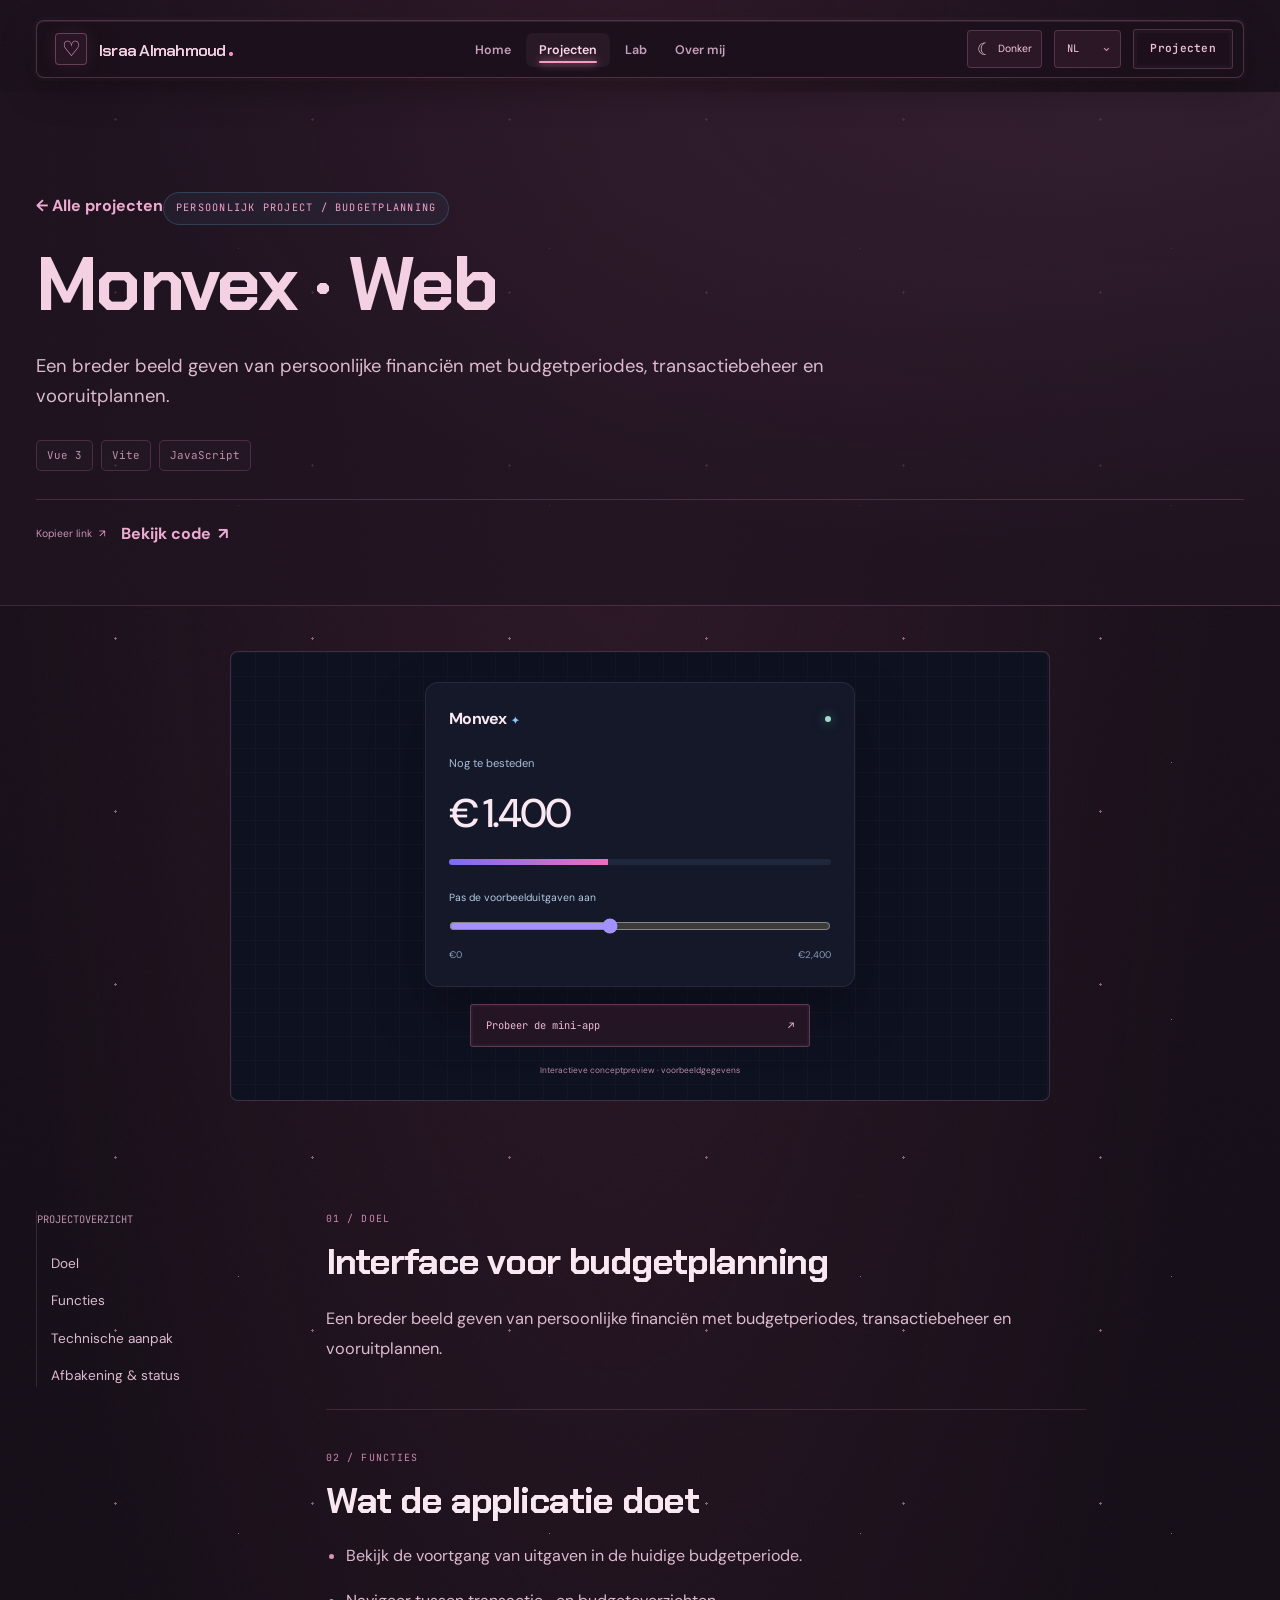
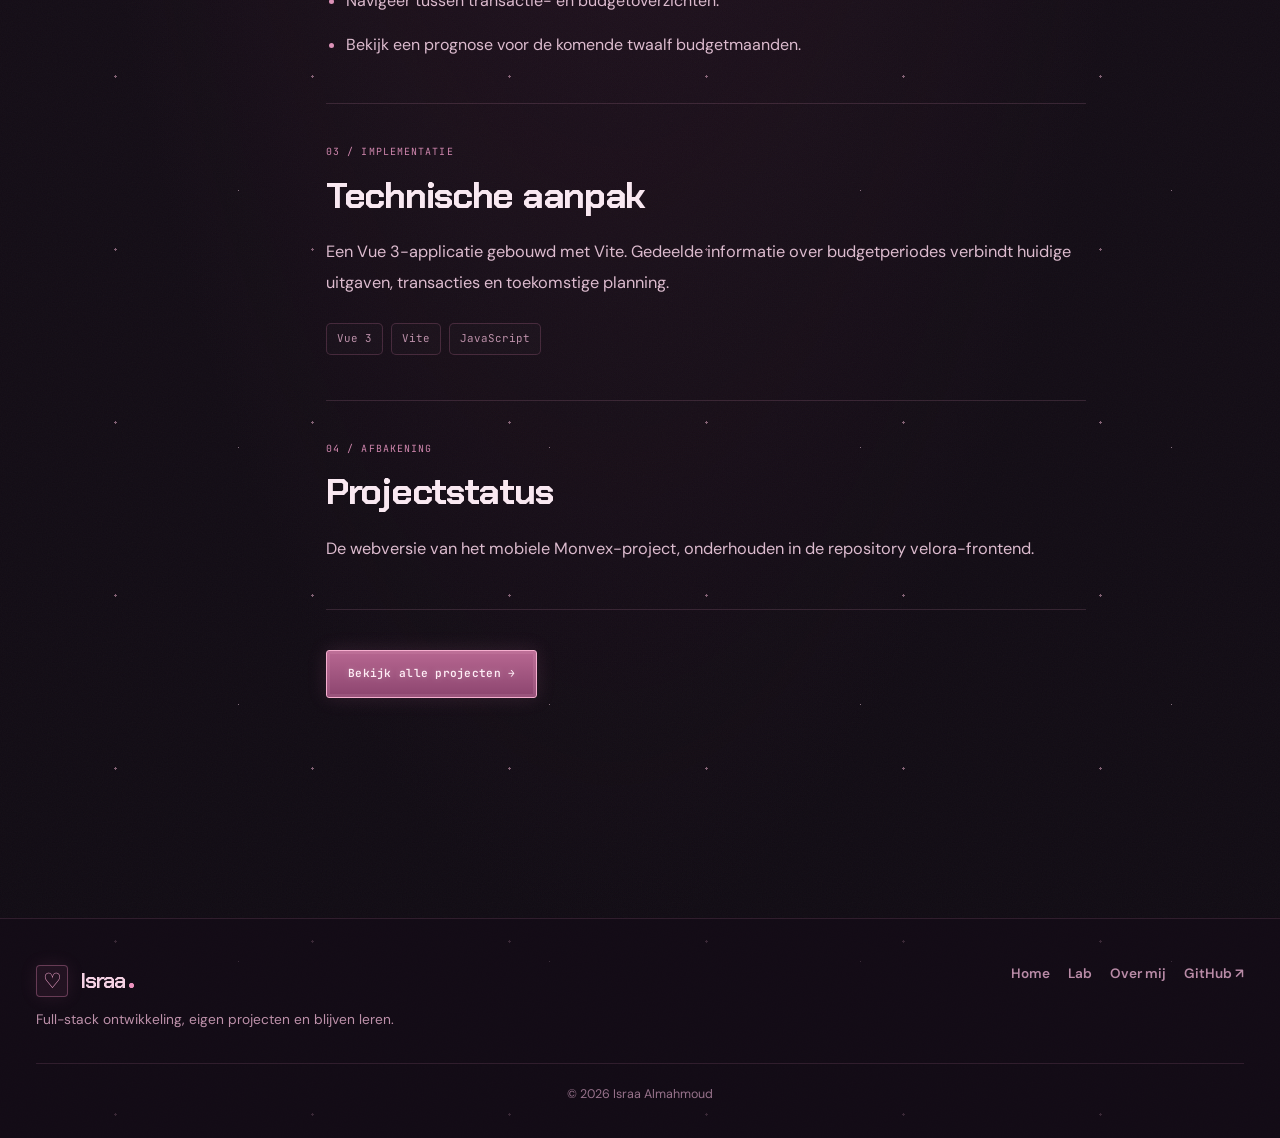
<file: project-monvex-web.html>
<!DOCTYPE html>
<html lang="en">
<head>
  <meta charset="UTF-8" />
  <meta name="viewport" content="width=device-width, initial-scale=1.0" />
  <meta name="description" content="Monvex · Web: Budget planning interface. A personal project by Israa Almahmoud." />
  <meta name="theme-color" content="#140c15" />
  <title>Monvex · Web | Israa Almahmoud</title>

  <link rel="preconnect" href="https://fonts.googleapis.com" />
  <link rel="preconnect" href="https://fonts.gstatic.com" crossorigin />
  <link href="https://fonts.googleapis.com/css2?family=Cormorant+Garamond:ital,wght@0,400;0,500;0,600;1,400;1,500&family=Chakra+Petch:wght@500;600;700&family=Noto+Sans+Arabic:wght@400;500;600;700&family=DM+Sans:wght@400;500;600;700&family=Manrope:wght@500;600;700;800&family=JetBrains+Mono:wght@400;500;600&display=swap" rel="stylesheet" />
  <link rel="stylesheet" href="style.css?v=3261c3c52447" />
  <link rel="stylesheet" href="polish.css?v=b976f49e7ffd" />
  <link rel="stylesheet" href="cyber.css?v=d1dc9a12f934" />
  <script src="theme.js?v=0dfa90ec08f2"></script>
</head>
<body data-page="projects">
  <div class="cyber-backdrop" aria-hidden="true"><div class="cyber-stars"></div><div class="cyber-landscape"></div></div>
  <div class="reading-progress" aria-hidden="true"></div>
  <a class="skip-link" href="#main">Skip to content</a>
  <div class="ambient ambient-one" aria-hidden="true"></div>
  <div class="ambient ambient-two" aria-hidden="true"></div>
  <div class="background-grid" aria-hidden="true"></div>
  <div class="spotlight" id="spotlight" aria-hidden="true"></div>

  <header class="site-header" id="site-header">
    <nav class="nav-shell" aria-label="Primary navigation">
      <a class="brand" href="index.html"><span>Israa Almahmoud</span><span class="brand-dot">.</span></a>
      <ul class="desktop-nav">
        <li><a href="index.html" data-nav="home">Home</a></li>
        <li><a href="projects.html" data-nav="projects">Projects</a></li>
        <li><a href="practice.html" data-nav="practice">Lab</a></li>
        <li><a href="about.html" data-nav="about">About</a></li>
      </ul>
      <div class="nav-actions"><label class="language-select"><span class="sr-only">Language</span><select id="language-select" aria-label="Language"><option value="en" lang="en">EN</option><option value="nl" lang="nl">NL</option><option value="ar" lang="ar">العربية</option></select></label>
        <a class="button button-small button-secondary nav-projects" href="projects.html">Projects</a>
        <button class="menu-toggle" id="mobileMenuToggle" type="button" aria-label="Open navigation menu" aria-controls="mobileNav" aria-expanded="false"><span></span><span></span><span></span></button>
      </div>
    </nav>
    <div class="mobile-nav" id="mobileNav" aria-hidden="true">
      <a href="index.html" data-nav="home">Home</a>
      <a href="projects.html" data-nav="projects">Projects</a>
      <a href="practice.html" data-nav="practice">Lab</a>
      <a href="about.html" data-nav="about">About</a>
    </div>
  </header>

  <main id="main" class="project-detail">
    <section class="detail-hero"><div class="container"><a class="text-link" href="projects.html#monvex-web">← All projects</a><p class="eyebrow mono">PERSONAL PROJECT / BUDGET PLANNING INTERFACE</p><h1>Monvex · Web</h1><p class="detail-lede">Provide a broader view of personal finances with budget periods, transaction management, and forward-looking planning.</p><div class="tag-list"><span>Vue 3</span><span>Vite</span><span>JavaScript</span></div><div class="project-actions"><button type="button" class="copy-project" data-copy-link="project-monvex-web.html">Copy link <span aria-hidden="true">↗</span></button><a class="text-link" href="https://github.com/isravx0/velora-frontend" target="_blank" rel="noopener">Explore code <span aria-hidden="true">↗</span></a></div></div></section>
    <div class="container detail-preview"><div class="project-preview preview-monvex-web"><div class="demo-window budget-demo"><div class="demo-top"><strong>Monvex<span>✦</span></strong><span class="demo-live"></span></div><p class="demo-sub">Available to spend</p><strong class="budget-value" data-budget-value>€1,400</strong><div class="budget-track"><i data-budget-bar></i></div><label for="budget-detail-monvex-web">Adjust sample spending</label><input id="budget-detail-monvex-web" type="range" min="0" max="2400" step="50" value="1000" data-budget-slider><div class="budget-scale" dir="ltr"><span>€0</span><span>€2,400</span></div></div><button type="button" class="launch-mini" data-open-app="monvex-web"><span>Try the mini app</span><span aria-hidden="true">↗</span></button><p class="demo-caption">Interactive concept preview · sample data</p></div></div><section class="section"><div class="container detail-layout"><aside class="detail-index"><p class="mono">PROJECT OVERVIEW</p><a href="#purpose">Purpose</a><a href="#features">Functionality</a><a href="#implementation">Technical approach</a><a href="#status">Scope &amp; status</a></aside><div class="detail-body">
    <section id="purpose"><p class="section-index mono">01 / PURPOSE</p><h2>Budget planning interface</h2><p>Provide a broader view of personal finances with budget periods, transaction management, and forward-looking planning.</p></section>
    <section id="features"><p class="section-index mono">02 / FUNCTIONALITY</p><h2>What the application does</h2><ul class="feature-list"><li>Review spending progress for the current budget period.</li><li>Navigate transaction and budget views.</li><li>Explore a forecast covering the next twelve budget months.</li></ul></section>
    <section id="implementation"><p class="section-index mono">03 / IMPLEMENTATION</p><h2>Technical approach</h2><p>A Vue 3 application built with Vite. The web interface uses shared budget-period information to connect current spending, transaction views, and future planning.</p><div class="tag-list"><span>Vue 3</span><span>Vite</span><span>JavaScript</span></div></section>
    <section id="status"><p class="section-index mono">04 / SCOPE</p><h2>Project status</h2><p>The web counterpart to the mobile Monvex project. It is maintained in the velora-frontend repository.</p></section>
    <div class="detail-next"><a class="button button-primary" href="projects.html">Explore all projects →</a></div>
    </div></div></section></main>  <button type="button" class="back-to-top" aria-label="Back to top" hidden><span aria-hidden="true">↑</span></button>
  <div class="copy-feedback" role="status" aria-live="polite" hidden></div>
  <footer class="site-footer">
    <div class="container footer-layout">
      <div><a class="brand footer-brand" href="index.html"><span>Israa</span><span class="brand-dot">.</span></a><p>Full-stack development, personal projects, and continuous learning.</p></div>
      <div class="footer-nav"><a href="index.html">Home</a><a href="practice.html">Lab</a><a href="about.html">About</a><a href="https://github.com/isravx0" target="_blank" rel="noopener">GitHub ↗</a></div>
      <p class="copyright">© <span id="year"></span> Israa Almahmoud</p>
    </div>
  </footer>

  <script src="translations.js?v=bfaef0c5f89e"></script>
  <script src="mini-apps.js?v=38bf8ae0e8cc"></script>
  <script src="localization.js?v=b49e69d6710e"></script>
  <script src="scripts.js?v=fb66c0094e19"></script>
  <script src="details.js?v=261116596427"></script>
  <script src="alive.js?v=84ef66915684"></script>
  <script src="window-controls.js?v=ede0cc6ae04c"></script>
  <script src="project-browser.js?v=9d08347e7aea"></script>
  <script src="sparkle.js?v=fe2e71628b17"></script>
</body>
</html>
</file>
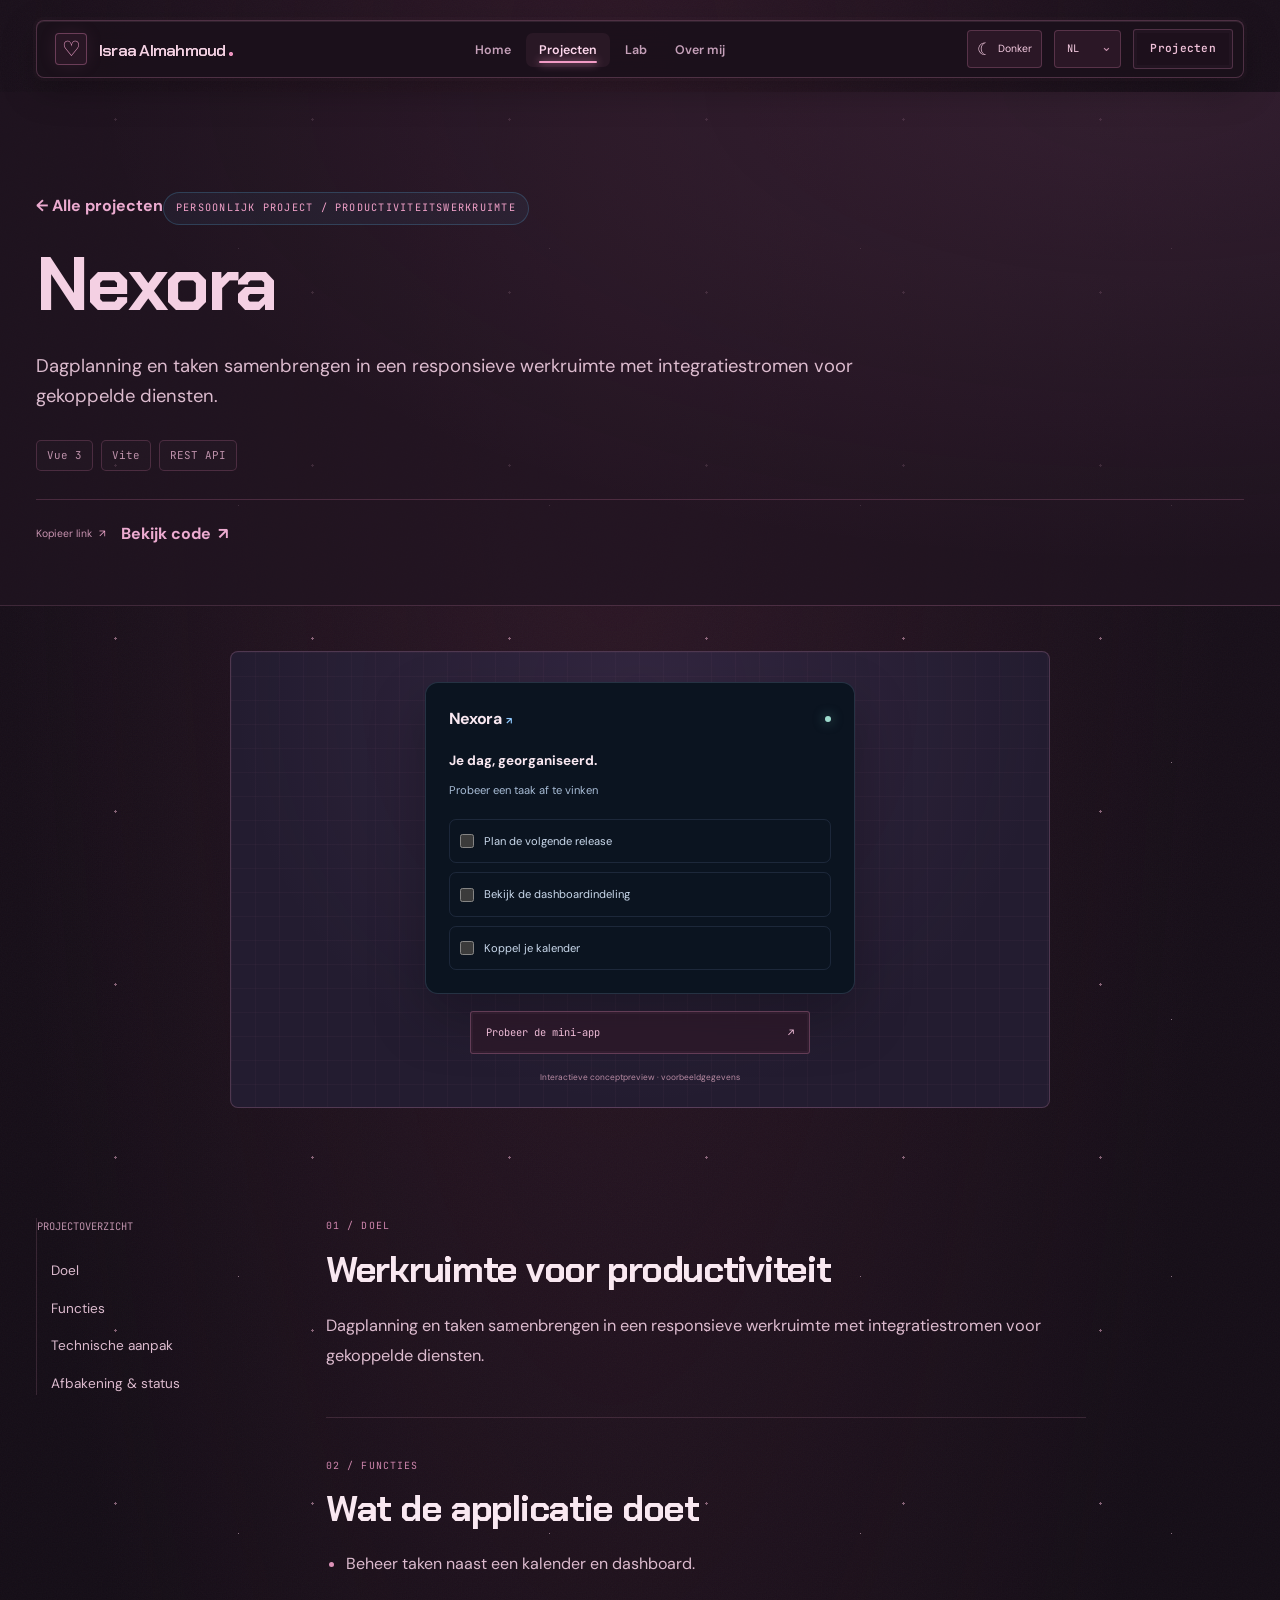
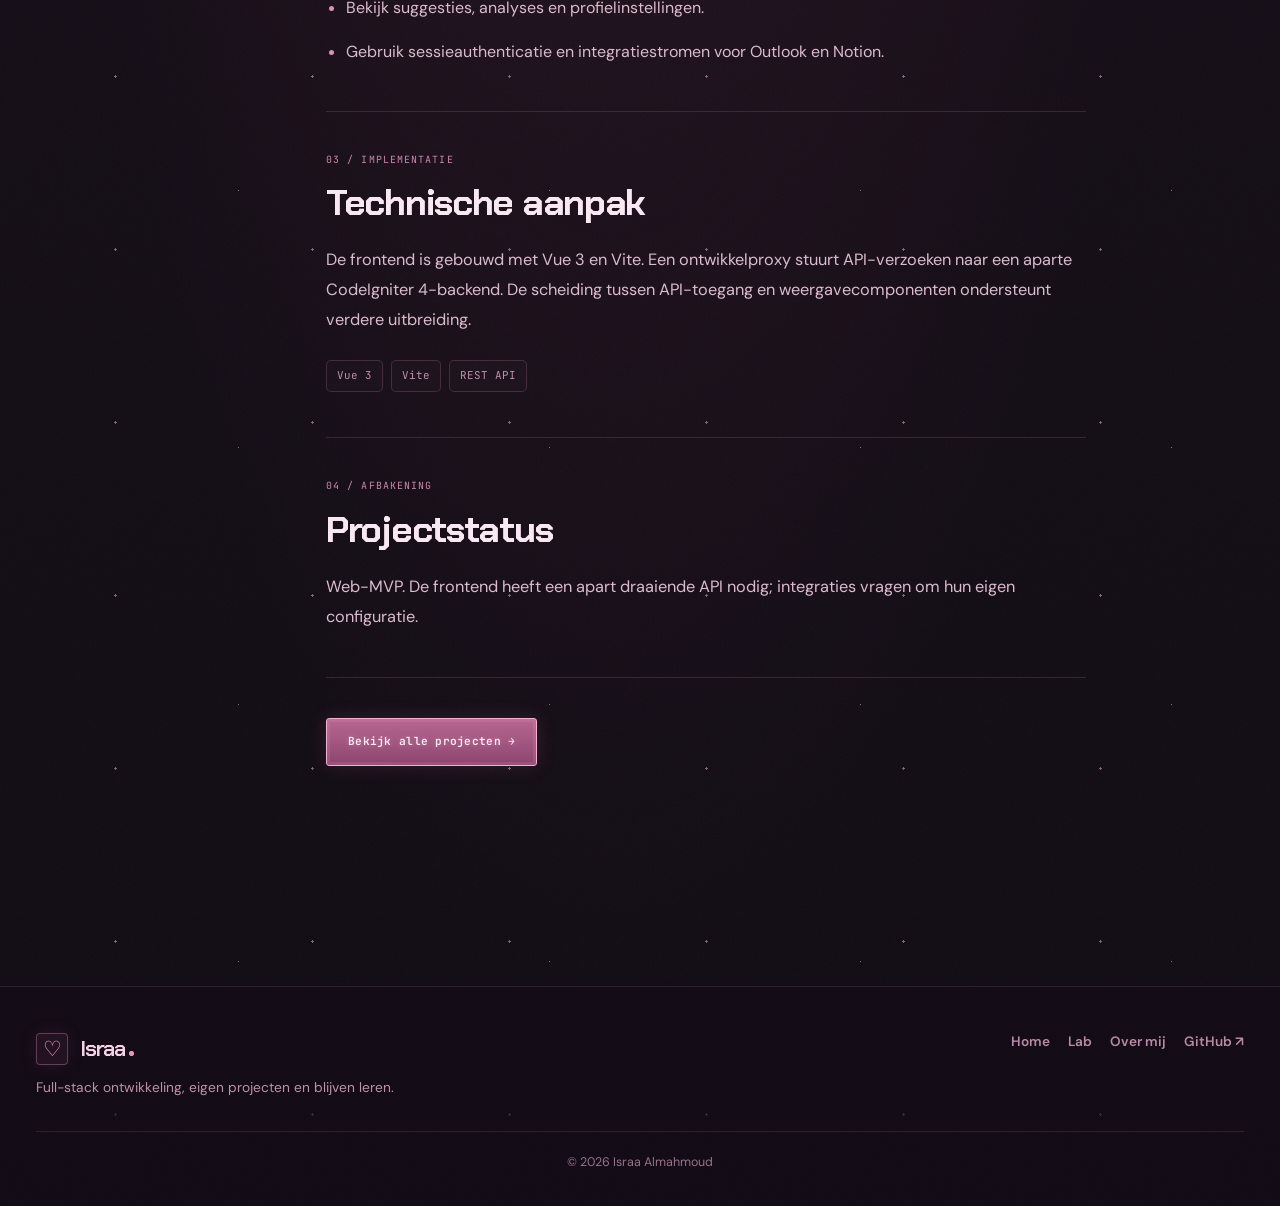
<file: project-nexora.html>
<!DOCTYPE html>
<html lang="en">
<head>
  <meta charset="UTF-8" />
  <meta name="viewport" content="width=device-width, initial-scale=1.0" />
  <meta name="description" content="Nexora: Productivity workspace. A personal project by Israa Almahmoud." />
  <meta name="theme-color" content="#140c15" />
  <title>Nexora | Israa Almahmoud</title>

  <link rel="preconnect" href="https://fonts.googleapis.com" />
  <link rel="preconnect" href="https://fonts.gstatic.com" crossorigin />
  <link href="https://fonts.googleapis.com/css2?family=Cormorant+Garamond:ital,wght@0,400;0,500;0,600;1,400;1,500&family=Chakra+Petch:wght@500;600;700&family=Noto+Sans+Arabic:wght@400;500;600;700&family=DM+Sans:wght@400;500;600;700&family=Manrope:wght@500;600;700;800&family=JetBrains+Mono:wght@400;500;600&display=swap" rel="stylesheet" />
  <link rel="stylesheet" href="style.css?v=3261c3c52447" />
  <link rel="stylesheet" href="polish.css?v=b976f49e7ffd" />
  <link rel="stylesheet" href="cyber.css?v=d1dc9a12f934" />
  <script src="theme.js?v=0dfa90ec08f2"></script>
</head>
<body data-page="projects">
  <div class="cyber-backdrop" aria-hidden="true"><div class="cyber-stars"></div><div class="cyber-landscape"></div></div>
  <div class="reading-progress" aria-hidden="true"></div>
  <a class="skip-link" href="#main">Skip to content</a>
  <div class="ambient ambient-one" aria-hidden="true"></div>
  <div class="ambient ambient-two" aria-hidden="true"></div>
  <div class="background-grid" aria-hidden="true"></div>
  <div class="spotlight" id="spotlight" aria-hidden="true"></div>

  <header class="site-header" id="site-header">
    <nav class="nav-shell" aria-label="Primary navigation">
      <a class="brand" href="index.html"><span>Israa Almahmoud</span><span class="brand-dot">.</span></a>
      <ul class="desktop-nav">
        <li><a href="index.html" data-nav="home">Home</a></li>
        <li><a href="projects.html" data-nav="projects">Projects</a></li>
        <li><a href="practice.html" data-nav="practice">Lab</a></li>
        <li><a href="about.html" data-nav="about">About</a></li>
      </ul>
      <div class="nav-actions"><label class="language-select"><span class="sr-only">Language</span><select id="language-select" aria-label="Language"><option value="en" lang="en">EN</option><option value="nl" lang="nl">NL</option><option value="ar" lang="ar">العربية</option></select></label>
        <a class="button button-small button-secondary nav-projects" href="projects.html">Projects</a>
        <button class="menu-toggle" id="mobileMenuToggle" type="button" aria-label="Open navigation menu" aria-controls="mobileNav" aria-expanded="false"><span></span><span></span><span></span></button>
      </div>
    </nav>
    <div class="mobile-nav" id="mobileNav" aria-hidden="true">
      <a href="index.html" data-nav="home">Home</a>
      <a href="projects.html" data-nav="projects">Projects</a>
      <a href="practice.html" data-nav="practice">Lab</a>
      <a href="about.html" data-nav="about">About</a>
    </div>
  </header>

  <main id="main" class="project-detail">
    <section class="detail-hero"><div class="container"><a class="text-link" href="projects.html#nexora">← All projects</a><p class="eyebrow mono">PERSONAL PROJECT / PRODUCTIVITY WORKSPACE</p><h1>Nexora</h1><p class="detail-lede">Bring daily planning and task information together in a responsive workspace with connected-service integration flows.</p><div class="tag-list"><span>Vue 3</span><span>Vite</span><span>REST API</span></div><div class="project-actions"><button type="button" class="copy-project" data-copy-link="project-nexora.html">Copy link <span aria-hidden="true">↗</span></button><a class="text-link" href="https://github.com/isravx0/nexora-frontend" target="_blank" rel="noopener">Explore code <span aria-hidden="true">↗</span></a></div></div></section>
    <div class="container detail-preview"><div class="project-preview preview-nexora"><div class="demo-window tasks-demo"><div class="demo-top"><strong>Nexora<span>↗</span></strong><span class="demo-live"></span></div><h4>Your day, organised.</h4><p class="demo-sub">Try checking off a task</p><div class="demo-tasks"><label><input type="checkbox"><span>Plan the next release</span></label><label><input type="checkbox"><span>Review dashboard layout</span></label><label><input type="checkbox"><span>Connect your calendar</span></label></div></div><button type="button" class="launch-mini" data-open-app="nexora"><span>Try the mini app</span><span aria-hidden="true">↗</span></button><p class="demo-caption">Interactive concept preview · sample data</p></div></div><section class="section"><div class="container detail-layout"><aside class="detail-index"><p class="mono">PROJECT OVERVIEW</p><a href="#purpose">Purpose</a><a href="#features">Functionality</a><a href="#implementation">Technical approach</a><a href="#status">Scope &amp; status</a></aside><div class="detail-body">
    <section id="purpose"><p class="section-index mono">01 / PURPOSE</p><h2>Productivity workspace</h2><p>Bring daily planning and task information together in a responsive workspace with connected-service integration flows.</p></section>
    <section id="features"><p class="section-index mono">02 / FUNCTIONALITY</p><h2>What the application does</h2><ul class="feature-list"><li>Manage tasks alongside a calendar view and dashboard.</li><li>Access suggestions, analytics, and profile settings.</li><li>Use session authentication and Outlook and Notion integration flows.</li></ul></section>
    <section id="implementation"><p class="section-index mono">03 / IMPLEMENTATION</p><h2>Technical approach</h2><p>The frontend is built with Vue 3 and Vite. A development proxy routes API requests to a separate CodeIgniter 4 backend. Keeping API access separate from view components allows the workspace to evolve across multiple screens.</p><div class="tag-list"><span>Vue 3</span><span>Vite</span><span>REST API</span></div></section>
    <section id="status"><p class="section-index mono">04 / SCOPE</p><h2>Project status</h2><p>Web MVP. The frontend depends on a separately running API; connected-service flows require their corresponding configuration.</p></section>
    <div class="detail-next"><a class="button button-primary" href="projects.html">Explore all projects →</a></div>
    </div></div></section></main>  <button type="button" class="back-to-top" aria-label="Back to top" hidden><span aria-hidden="true">↑</span></button>
  <div class="copy-feedback" role="status" aria-live="polite" hidden></div>
  <footer class="site-footer">
    <div class="container footer-layout">
      <div><a class="brand footer-brand" href="index.html"><span>Israa</span><span class="brand-dot">.</span></a><p>Full-stack development, personal projects, and continuous learning.</p></div>
      <div class="footer-nav"><a href="index.html">Home</a><a href="practice.html">Lab</a><a href="about.html">About</a><a href="https://github.com/isravx0" target="_blank" rel="noopener">GitHub ↗</a></div>
      <p class="copyright">© <span id="year"></span> Israa Almahmoud</p>
    </div>
  </footer>

  <script src="translations.js?v=bfaef0c5f89e"></script>
  <script src="mini-apps.js?v=38bf8ae0e8cc"></script>
  <script src="localization.js?v=b49e69d6710e"></script>
  <script src="scripts.js?v=fb66c0094e19"></script>
  <script src="details.js?v=261116596427"></script>
  <script src="alive.js?v=84ef66915684"></script>
  <script src="window-controls.js?v=ede0cc6ae04c"></script>
  <script src="project-browser.js?v=9d08347e7aea"></script>
  <script src="sparkle.js?v=fe2e71628b17"></script>
</body>
</html>
</file>
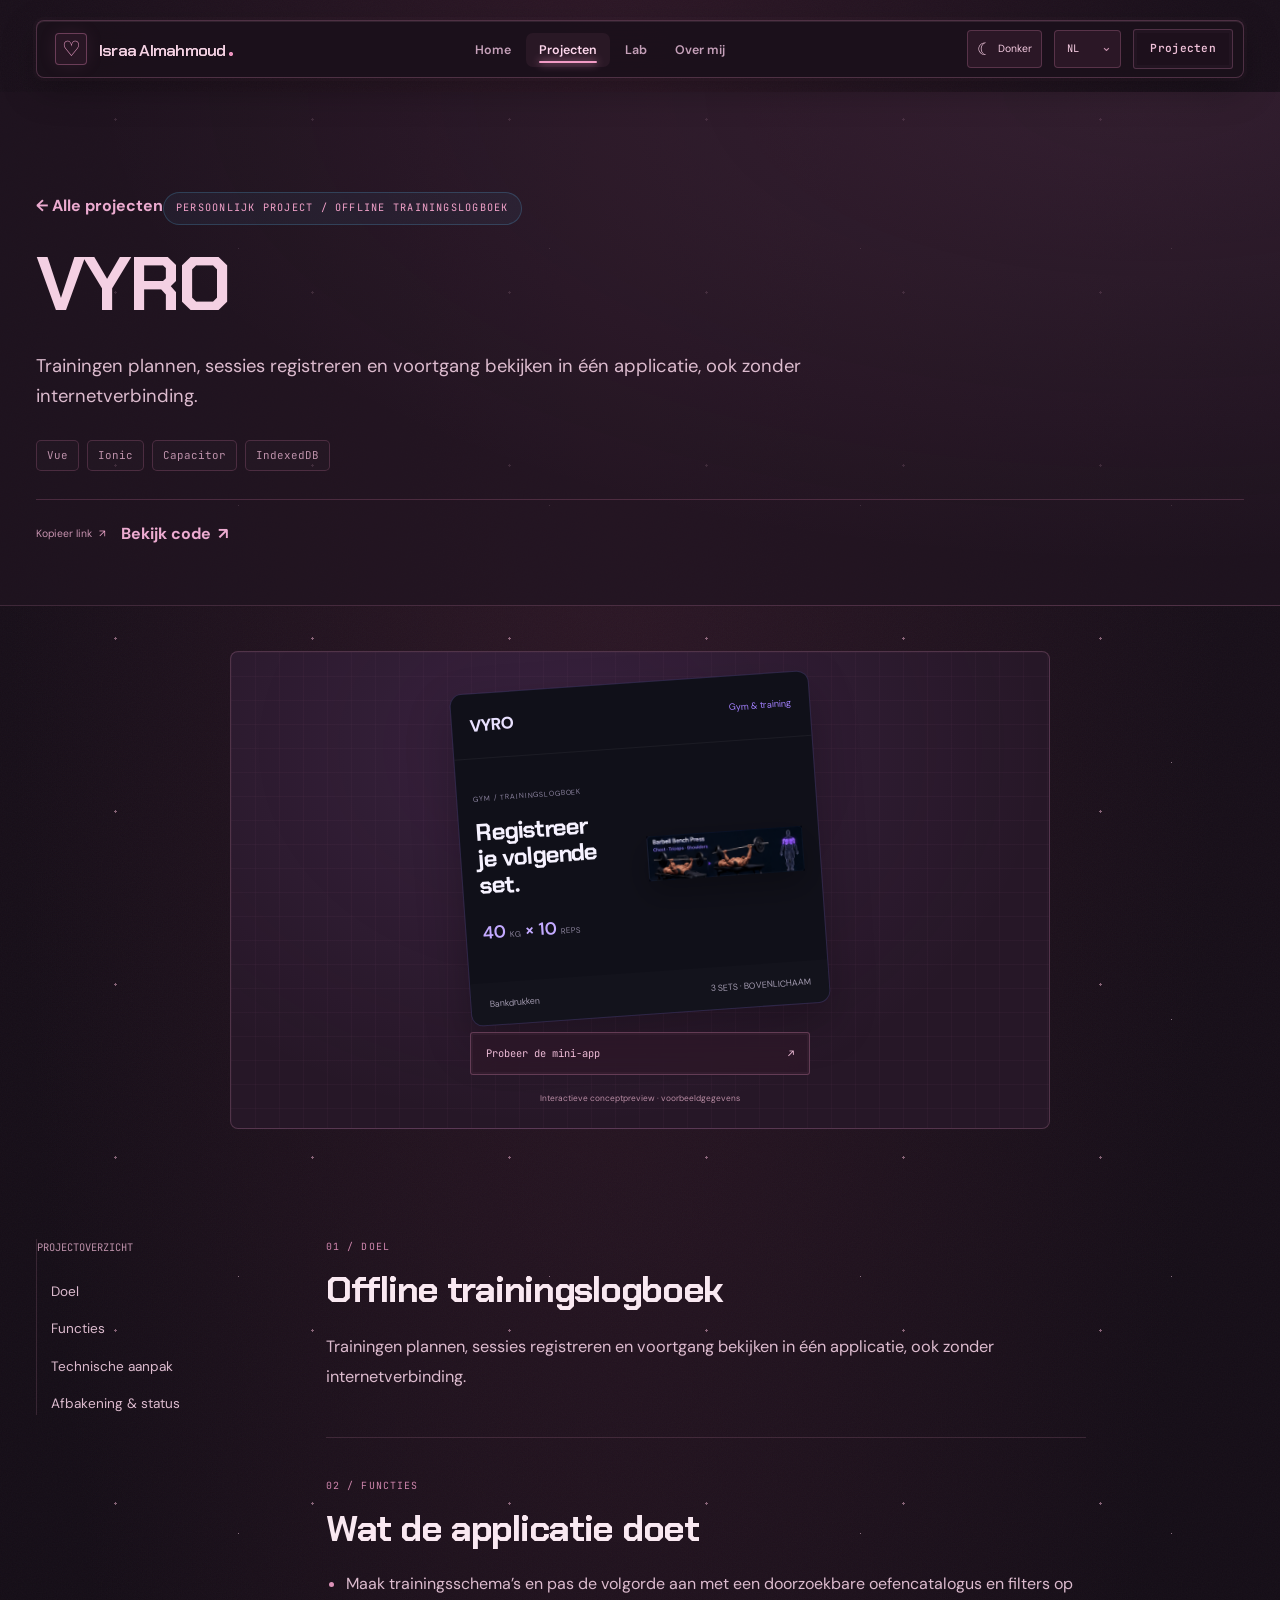
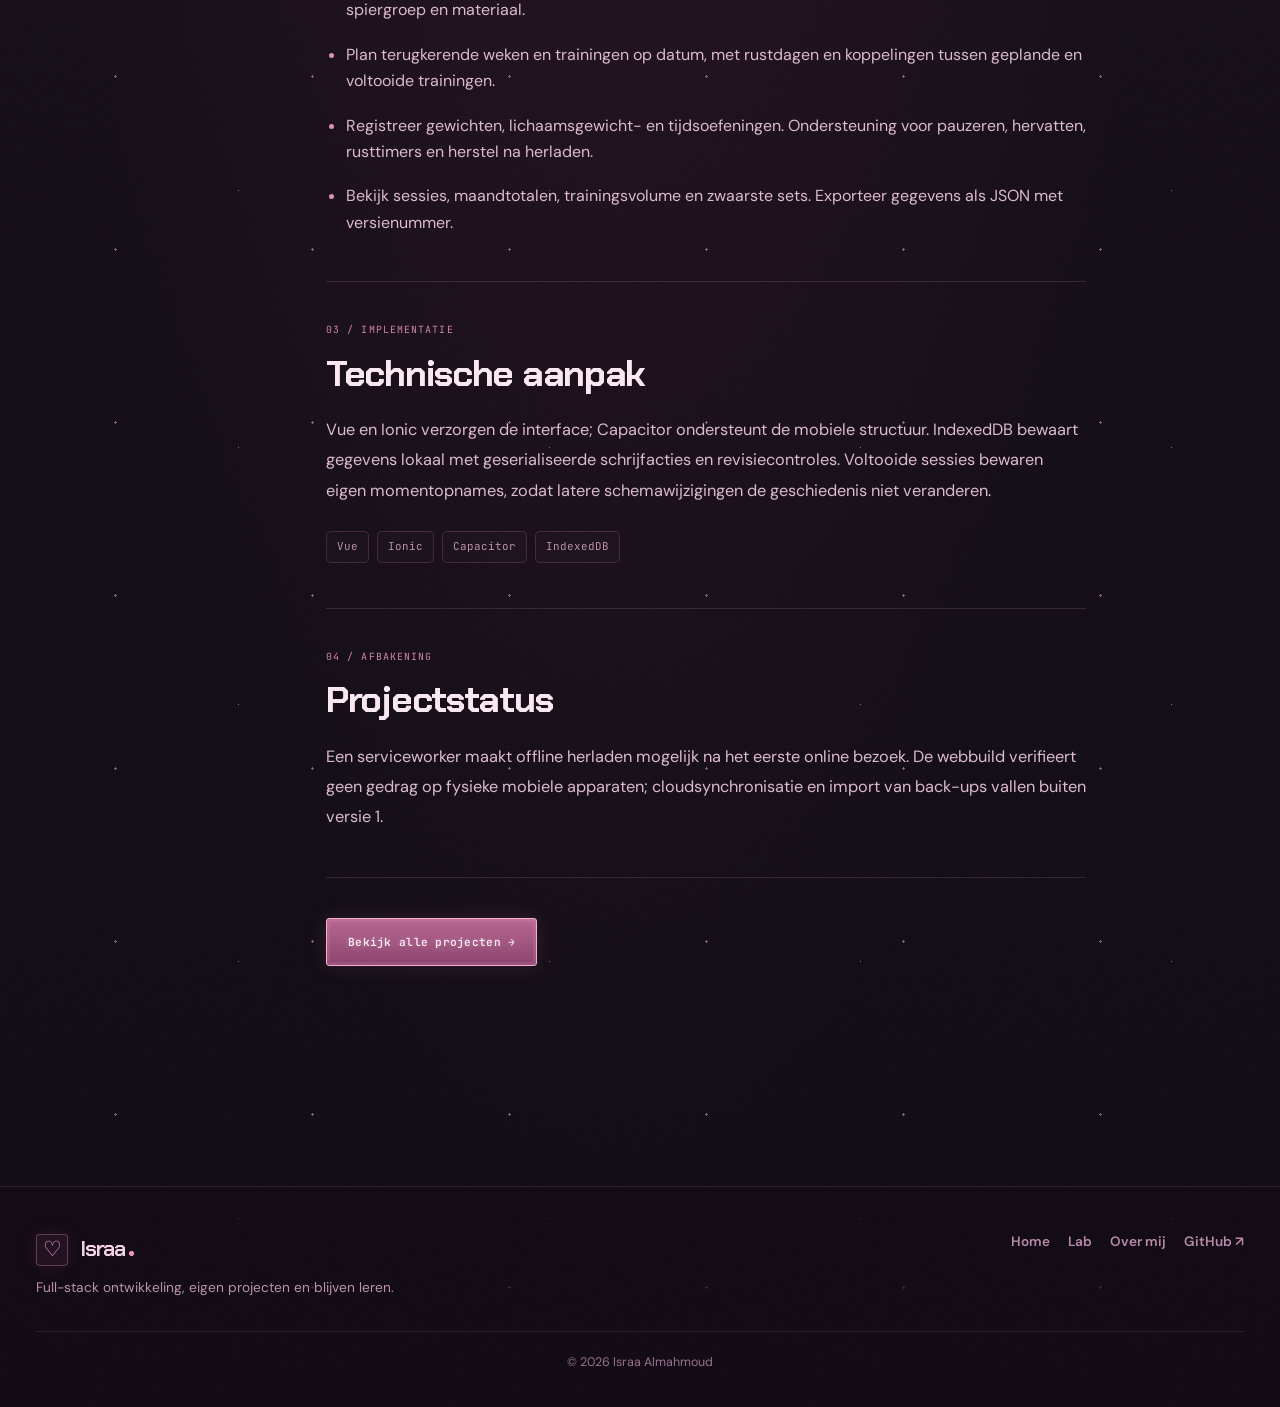
<file: project-vyro.html>
<!DOCTYPE html>
<html lang="en">
<head>
  <meta charset="UTF-8" />
  <meta name="viewport" content="width=device-width, initial-scale=1.0" />
  <meta name="description" content="VYRO: Offline workout journal. A personal project by Israa Almahmoud." />
  <meta name="theme-color" content="#140c15" />
  <title>VYRO | Israa Almahmoud</title>

  <link rel="preconnect" href="https://fonts.googleapis.com" />
  <link rel="preconnect" href="https://fonts.gstatic.com" crossorigin />
  <link href="https://fonts.googleapis.com/css2?family=Cormorant+Garamond:ital,wght@0,400;0,500;0,600;1,400;1,500&family=Chakra+Petch:wght@500;600;700&family=Noto+Sans+Arabic:wght@400;500;600;700&family=DM+Sans:wght@400;500;600;700&family=Manrope:wght@500;600;700;800&family=JetBrains+Mono:wght@400;500;600&display=swap" rel="stylesheet" />
  <link rel="stylesheet" href="style.css?v=3261c3c52447" />
  <link rel="stylesheet" href="polish.css?v=b976f49e7ffd" />
  <link rel="stylesheet" href="cyber.css?v=d1dc9a12f934" />
  <script src="theme.js?v=0dfa90ec08f2"></script>
</head>
<body data-page="projects">
  <div class="cyber-backdrop" aria-hidden="true"><div class="cyber-stars"></div><div class="cyber-landscape"></div></div>
  <div class="reading-progress" aria-hidden="true"></div>
  <a class="skip-link" href="#main">Skip to content</a>
  <div class="ambient ambient-one" aria-hidden="true"></div>
  <div class="ambient ambient-two" aria-hidden="true"></div>
  <div class="background-grid" aria-hidden="true"></div>
  <div class="spotlight" id="spotlight" aria-hidden="true"></div>

  <header class="site-header" id="site-header">
    <nav class="nav-shell" aria-label="Primary navigation">
      <a class="brand" href="index.html"><span>Israa Almahmoud</span><span class="brand-dot">.</span></a>
      <ul class="desktop-nav">
        <li><a href="index.html" data-nav="home">Home</a></li>
        <li><a href="projects.html" data-nav="projects">Projects</a></li>
        <li><a href="practice.html" data-nav="practice">Lab</a></li>
        <li><a href="about.html" data-nav="about">About</a></li>
      </ul>
      <div class="nav-actions"><label class="language-select"><span class="sr-only">Language</span><select id="language-select" aria-label="Language"><option value="en" lang="en">EN</option><option value="nl" lang="nl">NL</option><option value="ar" lang="ar">العربية</option></select></label>
        <a class="button button-small button-secondary nav-projects" href="projects.html">Projects</a>
        <button class="menu-toggle" id="mobileMenuToggle" type="button" aria-label="Open navigation menu" aria-controls="mobileNav" aria-expanded="false"><span></span><span></span><span></span></button>
      </div>
    </nav>
    <div class="mobile-nav" id="mobileNav" aria-hidden="true">
      <a href="index.html" data-nav="home">Home</a>
      <a href="projects.html" data-nav="projects">Projects</a>
      <a href="practice.html" data-nav="practice">Lab</a>
      <a href="about.html" data-nav="about">About</a>
    </div>
  </header>

  <main id="main" class="project-detail">
    <section class="detail-hero"><div class="container"><a class="text-link" href="projects.html#vyro">← All projects</a><p class="eyebrow mono">PERSONAL PROJECT / OFFLINE WORKOUT JOURNAL</p><h1>VYRO</h1><p class="detail-lede">Make workout planning, session logging, and reviewing progress available in one application, including when there is no connection.</p><div class="tag-list"><span>Vue</span><span>Ionic</span><span>Capacitor</span><span>IndexedDB</span></div><div class="project-actions"><button type="button" class="copy-project" data-copy-link="project-vyro.html">Copy link <span aria-hidden="true">↗</span></button><a class="text-link" href="https://github.com/isravx0/VYRO" target="_blank" rel="noopener">Explore code <span aria-hidden="true">↗</span></a></div></div></section>
    <div class="container detail-preview"><div class="project-preview preview-vyro"><div class="gym-cover"><div class="gym-cover-top"><strong>VYRO</strong><span>Gym &amp; workout</span></div><div class="gym-cover-body"><div><p>GYM / WORKOUT JOURNAL</p><h4>Log your next set.</h4><span class="gym-reps" dir="ltr">40 <small>KG</small> × 10 <small>REPS</small></span></div><img src="images/projects/bench-press.png" alt="Bench press" loading="lazy"></div><div class="gym-cover-bottom"><span>Bench press</span><span dir="ltr">3 SETS · UPPER BODY</span></div></div><button type="button" class="launch-mini" data-open-app="vyro"><span>Try the mini app</span><span aria-hidden="true">↗</span></button><p class="demo-caption">Interactive concept preview · sample data</p></div></div><section class="section"><div class="container detail-layout"><aside class="detail-index"><p class="mono">PROJECT OVERVIEW</p><a href="#purpose">Purpose</a><a href="#features">Functionality</a><a href="#implementation">Technical approach</a><a href="#status">Scope &amp; status</a></aside><div class="detail-body">
    <section id="purpose"><p class="section-index mono">01 / PURPOSE</p><h2>Offline workout journal</h2><p>Make workout planning, session logging, and reviewing progress available in one application, including when there is no connection.</p></section>
    <section id="features"><p class="section-index mono">02 / FUNCTIONALITY</p><h2>What the application does</h2><ul class="feature-list"><li>Build and reorder routines using a searchable exercise catalog with muscle and equipment filters.</li><li>Plan recurring weeks and dated sessions, with rest days and explicit links between planned and completed workouts.</li><li>Log weighted, bodyweight, and timed exercises. Active sessions support pause, resume, rest timers, and recovery after reload.</li><li>Review completed sessions, monthly totals, training volume, and heaviest recorded sets. Export data as versioned JSON.</li></ul></section>
    <section id="implementation"><p class="section-index mono">03 / IMPLEMENTATION</p><h2>Technical approach</h2><p>Vue and Ionic provide the interface; Capacitor supports the mobile application structure. IndexedDB stores data locally with serialized writes and revision checks. Completed sessions retain their own snapshots so later routine edits do not change workout history.</p><div class="tag-list"><span>Vue</span><span>Ionic</span><span>Capacitor</span><span>IndexedDB</span></div></section>
    <section id="status"><p class="section-index mono">04 / SCOPE</p><h2>Project status</h2><p>The web app includes an app-shell service worker for offline reload after the first online visit. Native device behavior is not verified by the web build; cloud sync and backup import remain outside v1.</p></section>
    <div class="detail-next"><a class="button button-primary" href="projects.html">Explore all projects →</a></div>
    </div></div></section></main>  <button type="button" class="back-to-top" aria-label="Back to top" hidden><span aria-hidden="true">↑</span></button>
  <div class="copy-feedback" role="status" aria-live="polite" hidden></div>
  <footer class="site-footer">
    <div class="container footer-layout">
      <div><a class="brand footer-brand" href="index.html"><span>Israa</span><span class="brand-dot">.</span></a><p>Full-stack development, personal projects, and continuous learning.</p></div>
      <div class="footer-nav"><a href="index.html">Home</a><a href="practice.html">Lab</a><a href="about.html">About</a><a href="https://github.com/isravx0" target="_blank" rel="noopener">GitHub ↗</a></div>
      <p class="copyright">© <span id="year"></span> Israa Almahmoud</p>
    </div>
  </footer>

  <script src="translations.js?v=bfaef0c5f89e"></script>
  <script src="mini-apps.js?v=38bf8ae0e8cc"></script>
  <script src="localization.js?v=b49e69d6710e"></script>
  <script src="scripts.js?v=fb66c0094e19"></script>
  <script src="details.js?v=261116596427"></script>
  <script src="alive.js?v=84ef66915684"></script>
  <script src="window-controls.js?v=ede0cc6ae04c"></script>
  <script src="project-browser.js?v=9d08347e7aea"></script>
  <script src="sparkle.js?v=fe2e71628b17"></script>
</body>
</html>
</file>
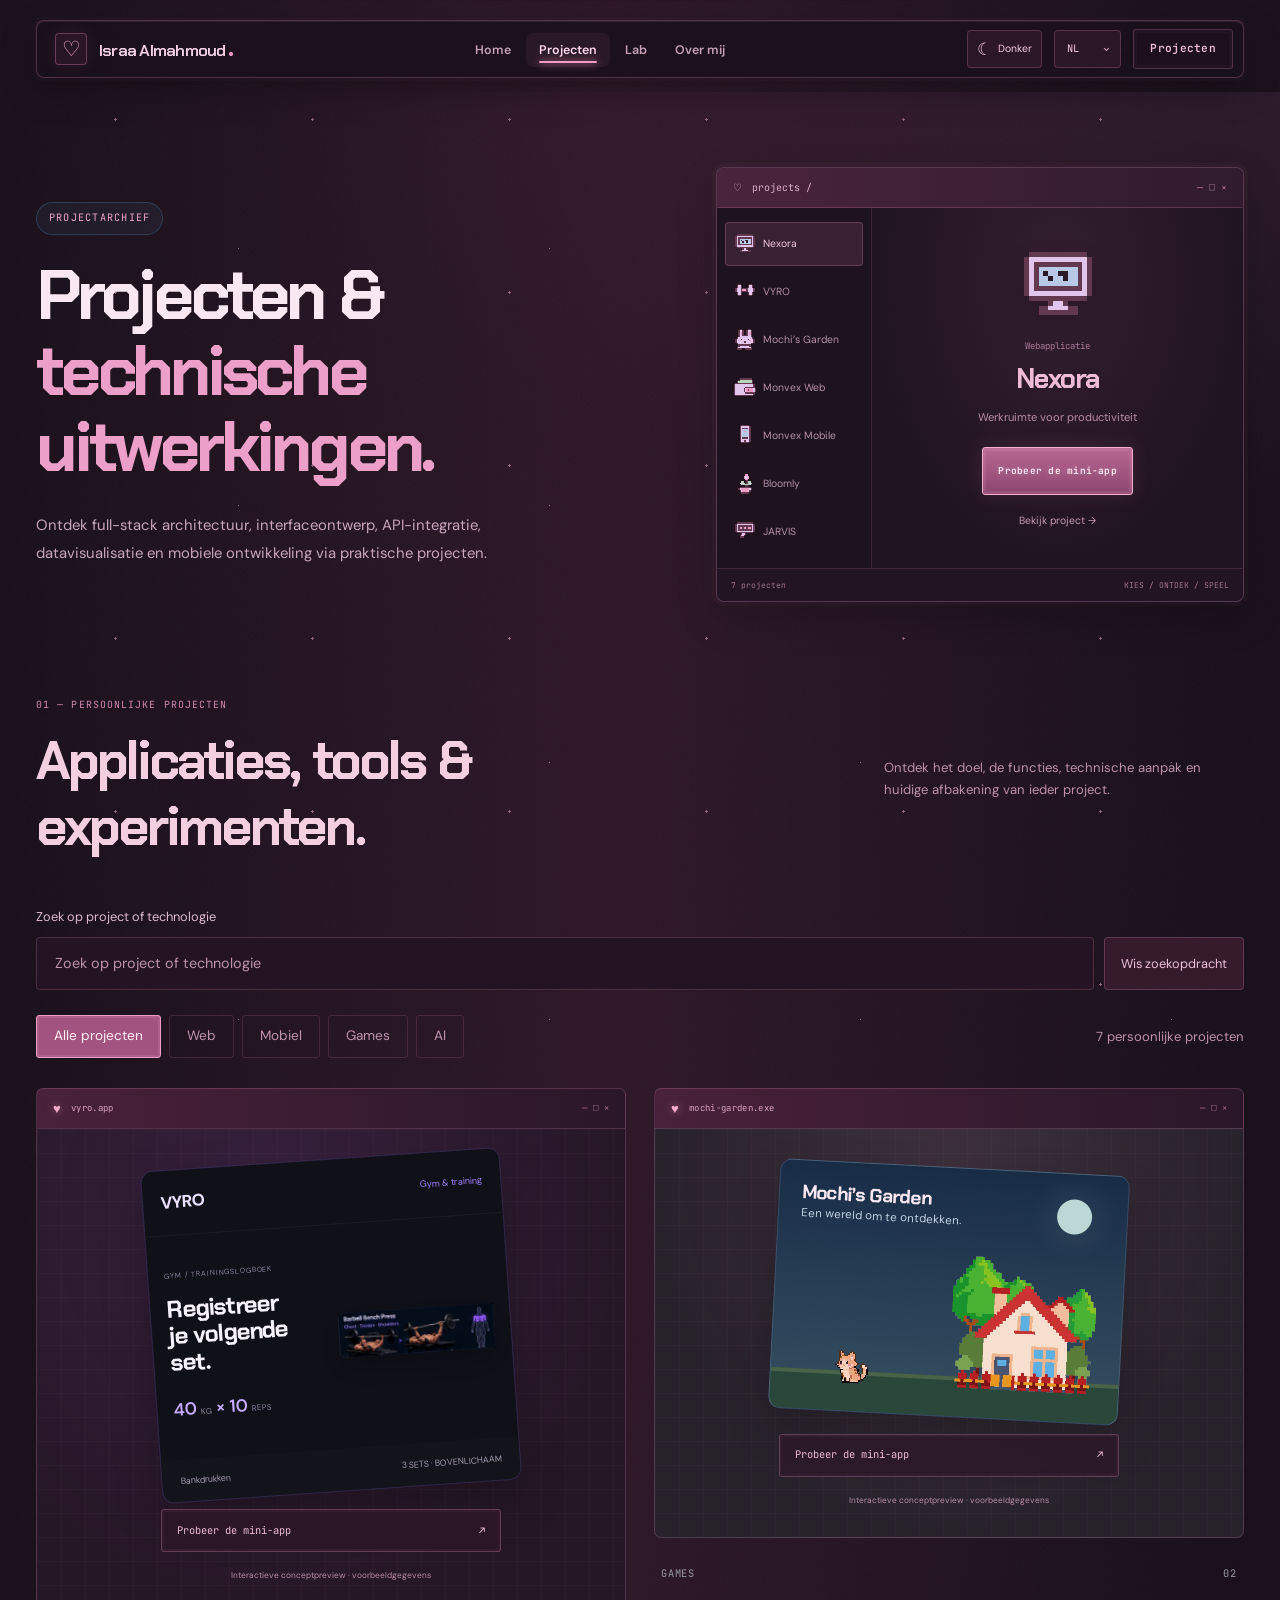
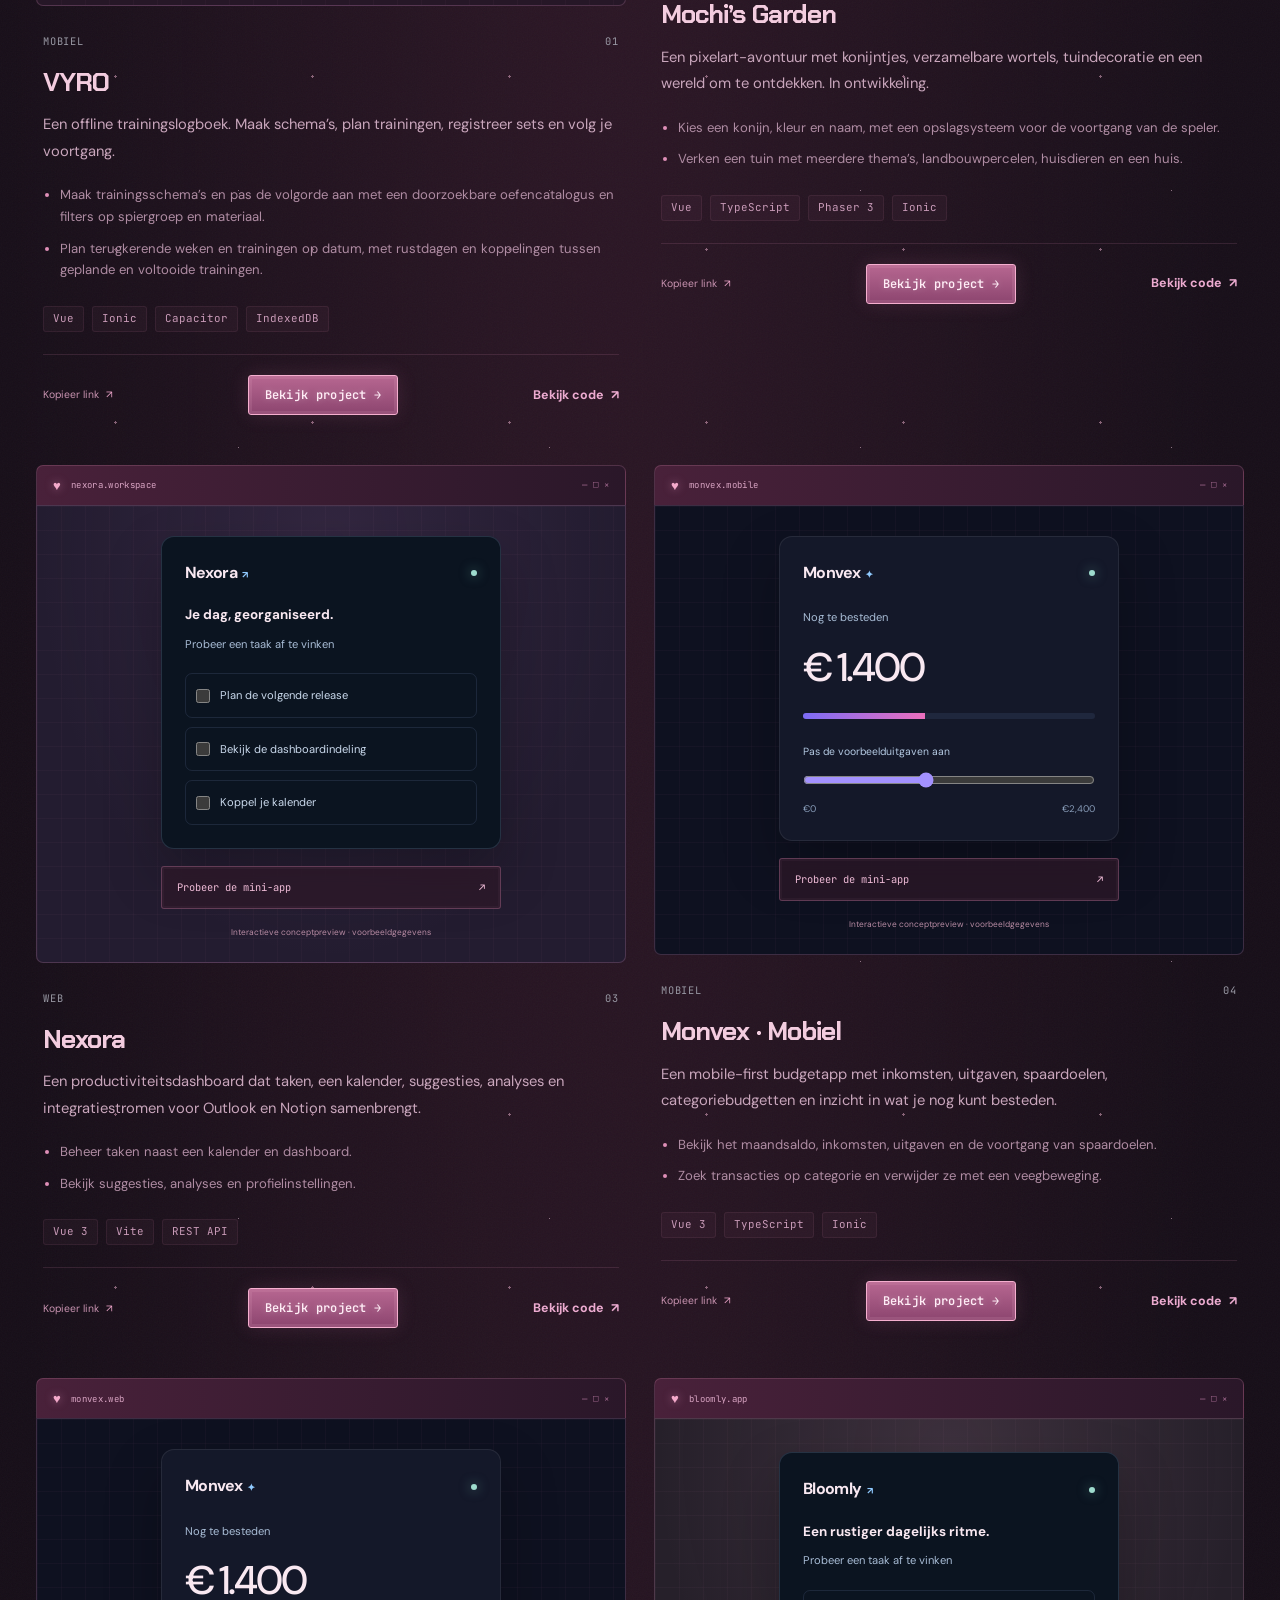
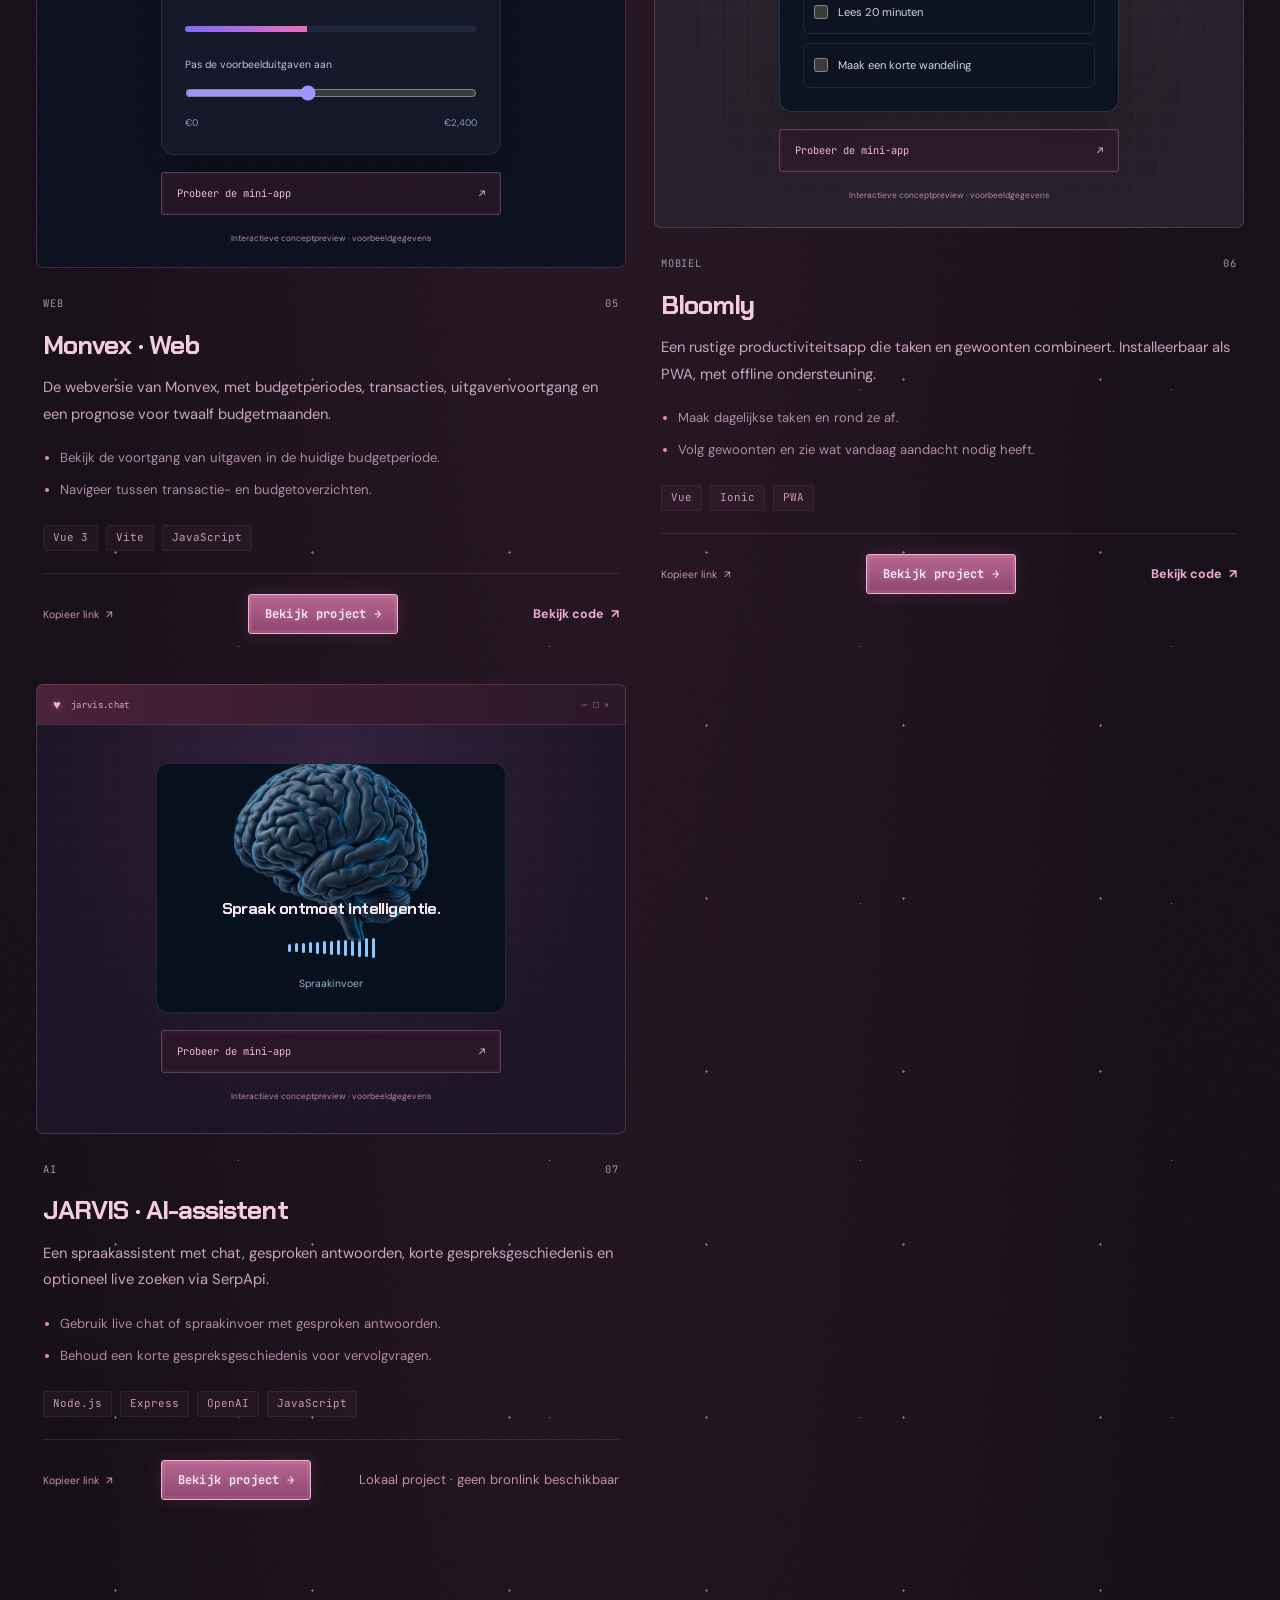
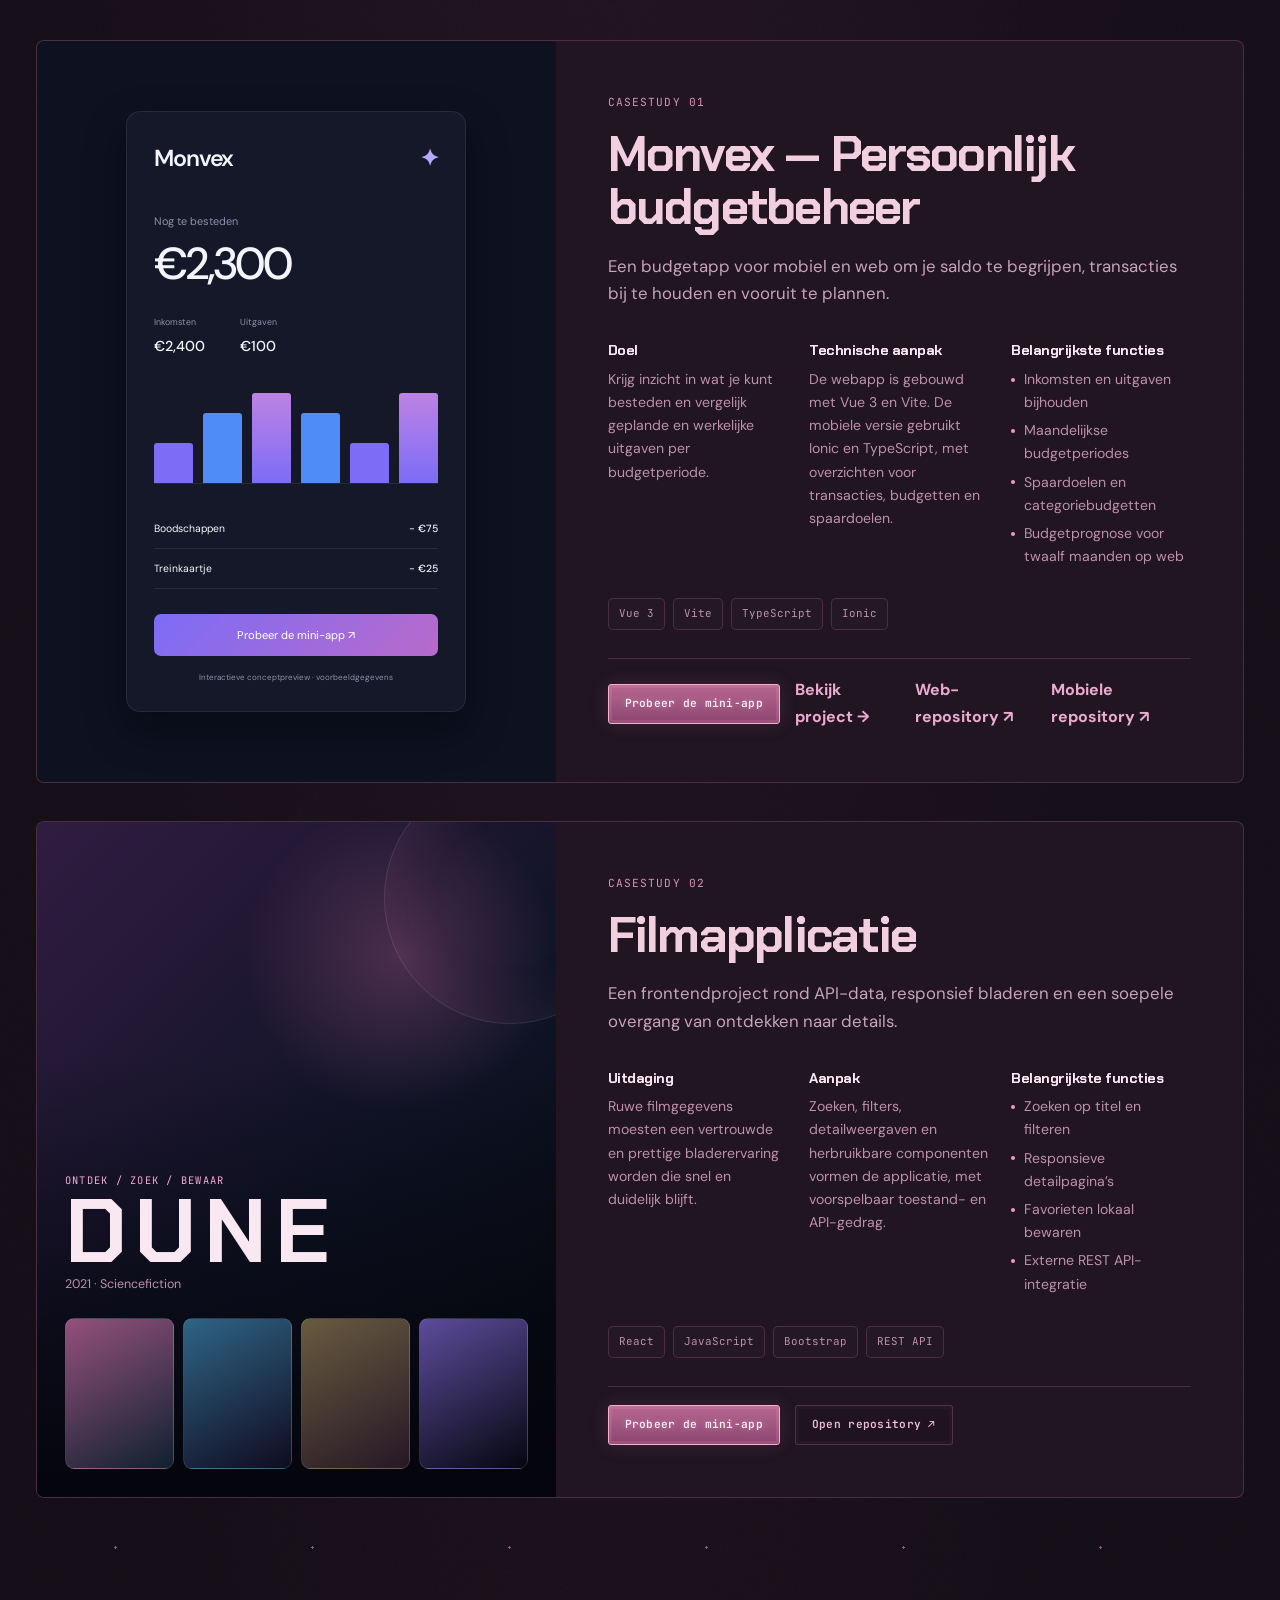
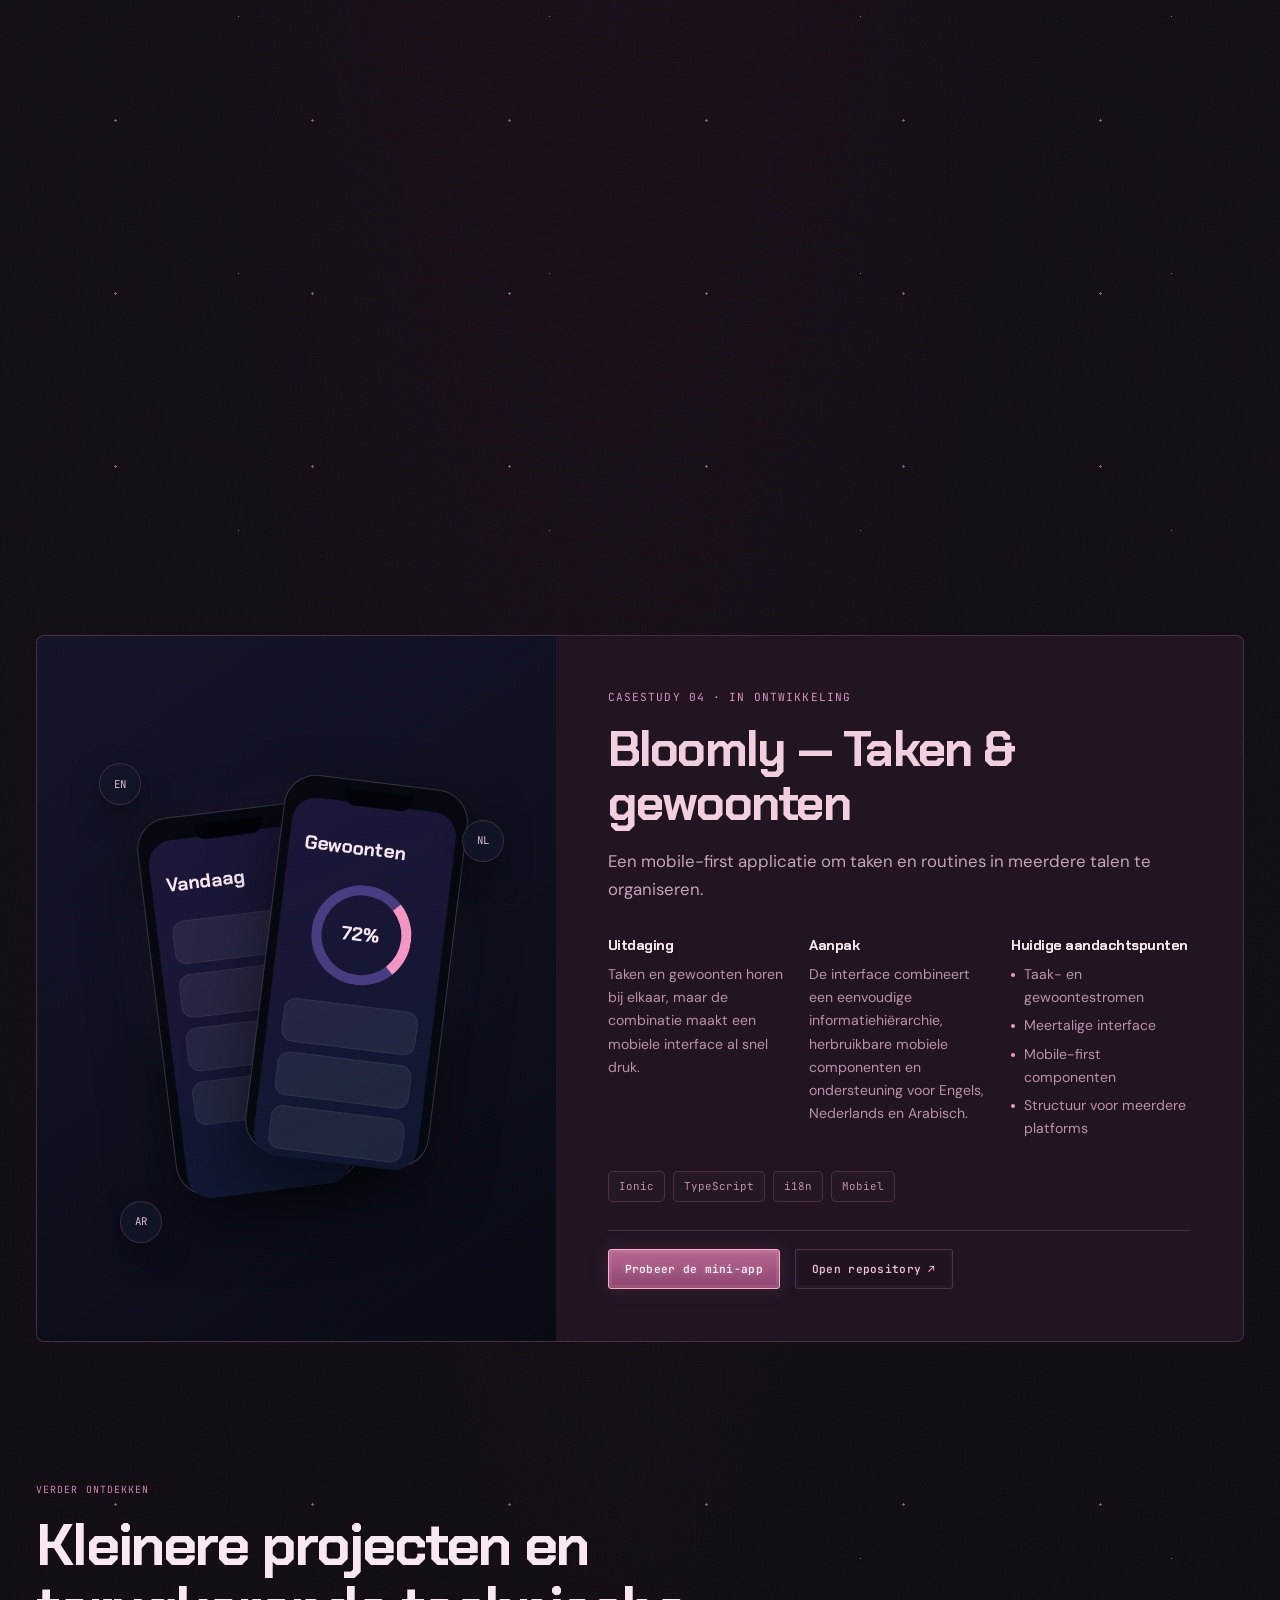
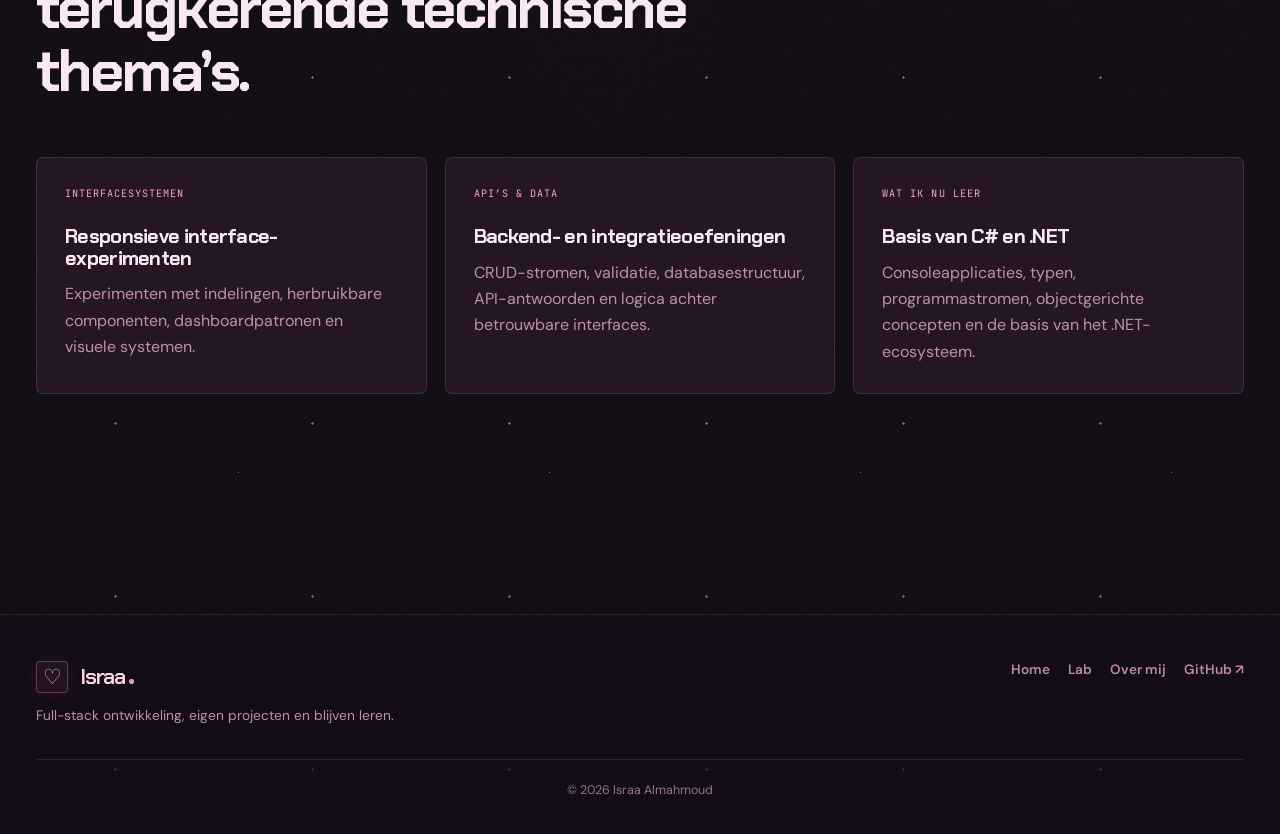
<file: projects.html>
<!DOCTYPE html>
<html lang="en">
<head>
  <meta charset="UTF-8" />
  <meta name="viewport" content="width=device-width, initial-scale=1.0" />
  <meta name="description" content="Project archive and case studies by full-stack developer Israa Almahmoud." />
  <meta name="theme-color" content="#140c15" />
  <title>Projects | Israa Almahmoud</title>

  <link rel="preconnect" href="https://fonts.googleapis.com" />
  <link rel="preconnect" href="https://fonts.gstatic.com" crossorigin />
  <link href="https://fonts.googleapis.com/css2?family=Cormorant+Garamond:ital,wght@0,400;0,500;0,600;1,400;1,500&family=Chakra+Petch:wght@500;600;700&family=Noto+Sans+Arabic:wght@400;500;600;700&family=DM+Sans:wght@400;500;600;700&family=Manrope:wght@500;600;700;800&family=JetBrains+Mono:wght@400;500;600&display=swap" rel="stylesheet" />
  <link rel="stylesheet" href="style.css?v=3261c3c52447" />
  <link rel="stylesheet" href="polish.css?v=b976f49e7ffd" />
  <link rel="stylesheet" href="cyber.css?v=d1dc9a12f934" />
  <script src="theme.js?v=0dfa90ec08f2"></script>
</head>
<body data-page="projects">
  <div class="cyber-backdrop" aria-hidden="true"><div class="cyber-stars"></div><div class="cyber-landscape"></div></div>
  <div class="reading-progress" aria-hidden="true"></div>
  <a class="skip-link" href="#main">Skip to content</a>
  <div class="ambient ambient-one" aria-hidden="true"></div>
  <div class="ambient ambient-two" aria-hidden="true"></div>
  <div class="background-grid" aria-hidden="true"></div>
  <div class="spotlight" id="spotlight" aria-hidden="true"></div>

  <header class="site-header" id="site-header">
    <nav class="nav-shell" aria-label="Primary navigation">
      <a class="brand" href="index.html"><span>Israa Almahmoud</span><span class="brand-dot">.</span></a>
      <ul class="desktop-nav">
        <li><a href="index.html" data-nav="home">Home</a></li>
        <li><a href="projects.html" data-nav="projects">Projects</a></li>
        <li><a href="practice.html" data-nav="practice">Lab</a></li>
        <li><a href="about.html" data-nav="about">About</a></li>
      </ul>
      <div class="nav-actions"><label class="language-select"><span class="sr-only">Language</span><select id="language-select" aria-label="Language"><option value="en" lang="en">EN</option><option value="nl" lang="nl">NL</option><option value="ar" lang="ar">العربية</option></select></label>
        <a class="button button-small button-secondary nav-projects" href="projects.html">Projects</a>
        <button class="menu-toggle" id="mobileMenuToggle" type="button" aria-label="Open navigation menu" aria-controls="mobileNav" aria-expanded="false"><span></span><span></span><span></span></button>
      </div>
    </nav>
    <div class="mobile-nav" id="mobileNav" aria-hidden="true">
      <a href="index.html" data-nav="home">Home</a>
      <a href="projects.html" data-nav="projects">Projects</a>
      <a href="practice.html" data-nav="practice">Lab</a>
      <a href="about.html" data-nav="about">About</a>
    </div>
  </header>

  <main id="main">
    <section class="page-hero">
      <div class="container page-hero-grid">
        <div>
          <p class="eyebrow mono">PROJECT ARCHIVE</p>
          <h1>Projects &amp;<br><span class="gradient-text">technical case studies.</span></h1>
          <p class="hero-lede">Explore full-stack architecture, interface design, API integration, data visualisation, and mobile development through practical projects.</p>
        </div>
        <aside class="project-file-browser" data-no-translate><div class="file-browser-title"><span aria-hidden="true">♡</span><span>projects /</span><span aria-hidden="true">— □ ×</span></div><div class="file-browser-main"><div class="project-file-list" role="tablist" aria-label="Project files" aria-orientation="vertical"><button type="button" role="tab" id="file-nexora" aria-controls="project-file-preview" aria-selected="true" tabindex="0" data-project-file="nexora"><img src="images/pixels/computer.svg" alt=""><span>Nexora</span></button><button type="button" role="tab" id="file-vyro" aria-controls="project-file-preview" aria-selected="false" tabindex="-1" data-project-file="vyro"><img src="images/pixels/workout.svg" alt=""><span>VYRO</span></button><button type="button" role="tab" id="file-mochi-garden" aria-controls="project-file-preview" aria-selected="false" tabindex="-1" data-project-file="mochi-garden"><img src="images/pixels/bunny.svg" alt=""><span>Mochi’s Garden</span></button><button type="button" role="tab" id="file-monvex-web" aria-controls="project-file-preview" aria-selected="false" tabindex="-1" data-project-file="monvex-web"><img src="images/pixels/wallet.svg" alt=""><span>Monvex Web</span></button><button type="button" role="tab" id="file-monvex-mobile" aria-controls="project-file-preview" aria-selected="false" tabindex="-1" data-project-file="monvex-mobile"><img src="images/pixels/phone.svg" alt=""><span>Monvex Mobile</span></button><button type="button" role="tab" id="file-bloomly" aria-controls="project-file-preview" aria-selected="false" tabindex="-1" data-project-file="bloomly"><img src="images/pixels/plant.svg" alt=""><span>Bloomly</span></button><button type="button" role="tab" id="file-assistant" aria-controls="project-file-preview" aria-selected="false" tabindex="-1" data-project-file="assistant"><img src="images/pixels/chat.svg" alt=""><span>JARVIS</span></button></div><div class="file-preview" role="tabpanel" id="project-file-preview" aria-labelledby="file-nexora" tabindex="0"><img class="file-preview-icon" src="images/pixels/computer.svg" alt=""><p class="file-preview-kind">Web application</p><h2>Nexora</h2><p class="file-preview-description">Productivity workspace</p><button type="button" class="button button-primary file-demo" data-open-app="nexora">Try the mini app</button><a class="file-detail-link" href="project-nexora.html">View project →</a></div></div><div class="file-browser-status"><span>7 projects</span><span>SELECT / EXPLORE / PLAY</span></div></aside>
      </div>
    </section>

    <section class="section project-collection" id="collection"><div class="container">
<div class="section-heading-row"><div><p class="section-index mono">01 — THE PERSONAL COLLECTION</p><h2>Applications, tools &amp; experiments.</h2></div><p class="collection-intro">Explore each project’s purpose, functionality, technical approach, and current scope.</p></div>
<div class="project-search"><label for="project-search">Search by project or technology</label><div><input type="search" id="project-search" autocomplete="off" placeholder="Search by project or technology"><button type="button" id="clear-search">Clear search</button></div></div><div class="collection-controls"><div class="filter-list" role="group" aria-label="Filter personal projects"><button type="button" data-filter="all" aria-pressed="true">All projects</button><button type="button" data-filter="web" aria-pressed="false">Web</button><button type="button" data-filter="mobile" aria-pressed="false">Mobile</button><button type="button" data-filter="games" aria-pressed="false">Games</button><button type="button" data-filter="ai" aria-pressed="false">AI</button></div><p id="project-count" aria-live="polite">7 personal projects</p></div>
<p class="no-results" id="no-results" hidden>No matching projects. Try another search or category.</p><div class="collection-grid"><article class="collection-card" id="vyro" data-category="mobile"><div class="project-window-bar" aria-hidden="true"><span class="window-heart">♥</span><span>vyro.app</span><span class="window-controls">— □ ×</span></div>

      <div class="project-preview preview-vyro"><div class="gym-cover"><div class="gym-cover-top"><strong>VYRO</strong><span>Gym &amp; workout</span></div><div class="gym-cover-body"><div><p>GYM / WORKOUT JOURNAL</p><h4>Log your next set.</h4><span class="gym-reps" dir="ltr">40 <small>KG</small> × 10 <small>REPS</small></span></div><img src="images/projects/bench-press.png" alt="Bench press" loading="lazy"></div><div class="gym-cover-bottom"><span>Bench press</span><span dir="ltr">3 SETS · UPPER BODY</span></div></div><button type="button" class="launch-mini" data-open-app="vyro"><span>Try the mini app</span><span aria-hidden="true">↗</span></button><p class="demo-caption">Interactive concept preview · sample data</p></div><div class="collection-content"><div class="project-meta mono"><span>MOBILE</span><span>01</span></div><h3><a href="project-vyro.html">VYRO</a></h3><p>An offline workout journal. Build routines, plan sessions, log sets, and follow your progress over time.</p><ul class="project-highlights"><li>Build and reorder routines using a searchable exercise catalog with muscle and equipment filters.</li><li>Plan recurring weeks and dated sessions, with rest days and explicit links between planned and completed workouts.</li></ul><div class="tag-list"><span>Vue</span><span>Ionic</span><span>Capacitor</span><span>IndexedDB</span></div><div class="project-actions"><button type="button" class="copy-project" data-copy-link="project-vyro.html">Copy link <span aria-hidden="true">↗</span></button><a class="button button-primary button-small" href="project-vyro.html">View project →</a><a class="text-link" href="https://github.com/isravx0/VYRO" target="_blank" rel="noopener">Explore code <span aria-hidden="true">↗</span></a></div></div>
    </article><article class="collection-card" id="mochi-garden" data-category="games"><div class="project-window-bar" aria-hidden="true"><span class="window-heart">♥</span><span>mochi-garden.exe</span><span class="window-controls">— □ ×</span></div>

      <div class="project-preview preview-mochi-garden"><div class="garden-demo"><span class="garden-sun"></span><h4>Mochi’s Garden</h4><p>A place to explore.</p><img src="images/projects/garden-house.png" alt="" class="garden-preview-house" loading="lazy"><img src="images/projects/garden-cat.png" alt="" class="garden-preview-cat" loading="lazy"><div class="garden-floor"></div></div><button type="button" class="launch-mini" data-open-app="mochi-garden"><span>Try the mini app</span><span aria-hidden="true">↗</span></button><p class="demo-caption">Interactive concept preview · sample data</p></div><div class="collection-content"><div class="project-meta mono"><span>GAMES</span><span>02</span></div><h3><a href="project-mochi-garden.html">Mochi’s Garden</a></h3><p>A cozy pixel-art adventure with bunny characters, collectible carrots, garden decoration, and a world to explore. In active development.</p><ul class="project-highlights"><li>Choose a bunny character, a colour, and a name, with a save system for player progress.</li><li>Explore a scrollable home garden with multiple themes, farm plots, pets, and a house area.</li></ul><div class="tag-list"><span>Vue</span><span>TypeScript</span><span>Phaser 3</span><span>Ionic</span></div><div class="project-actions"><button type="button" class="copy-project" data-copy-link="project-mochi-garden.html">Copy link <span aria-hidden="true">↗</span></button><a class="button button-primary button-small" href="project-mochi-garden.html">View project →</a><a class="text-link" href="https://github.com/isravx0/mochi-garden" target="_blank" rel="noopener">Explore code <span aria-hidden="true">↗</span></a></div></div>
    </article><article class="collection-card" id="nexora" data-category="web"><div class="project-window-bar" aria-hidden="true"><span class="window-heart">♥</span><span>nexora.workspace</span><span class="window-controls">— □ ×</span></div>

      <div class="project-preview preview-nexora"><div class="demo-window tasks-demo"><div class="demo-top"><strong>Nexora<span>↗</span></strong><span class="demo-live"></span></div><h4>Your day, organised.</h4><p class="demo-sub">Try checking off a task</p><div class="demo-tasks"><label><input type="checkbox"><span>Plan the next release</span></label><label><input type="checkbox"><span>Review dashboard layout</span></label><label><input type="checkbox"><span>Connect your calendar</span></label></div></div><button type="button" class="launch-mini" data-open-app="nexora"><span>Try the mini app</span><span aria-hidden="true">↗</span></button><p class="demo-caption">Interactive concept preview · sample data</p></div><div class="collection-content"><div class="project-meta mono"><span>WEB</span><span>03</span></div><h3><a href="project-nexora.html">Nexora</a></h3><p>A productivity dashboard bringing tasks, a calendar, suggestions, analytics, and Outlook and Notion integration flows into one workspace.</p><ul class="project-highlights"><li>Manage tasks alongside a calendar view and dashboard.</li><li>Access suggestions, analytics, and profile settings.</li></ul><div class="tag-list"><span>Vue 3</span><span>Vite</span><span>REST API</span></div><div class="project-actions"><button type="button" class="copy-project" data-copy-link="project-nexora.html">Copy link <span aria-hidden="true">↗</span></button><a class="button button-primary button-small" href="project-nexora.html">View project →</a><a class="text-link" href="https://github.com/isravx0/nexora-frontend" target="_blank" rel="noopener">Explore code <span aria-hidden="true">↗</span></a></div></div>
    </article><article class="collection-card" id="monvex-mobile" data-category="mobile"><div class="project-window-bar" aria-hidden="true"><span class="window-heart">♥</span><span>monvex.mobile</span><span class="window-controls">— □ ×</span></div>

      <div class="project-preview preview-monvex-mobile"><div class="demo-window budget-demo"><div class="demo-top"><strong>Monvex<span>✦</span></strong><span class="demo-live"></span></div><p class="demo-sub">Available to spend</p><strong class="budget-value" data-budget-value>€1,400</strong><div class="budget-track"><i data-budget-bar></i></div><label for="budget-projects.html-monvex-mobile">Adjust sample spending</label><input id="budget-projects.html-monvex-mobile" type="range" min="0" max="2400" step="50" value="1000" data-budget-slider><div class="budget-scale" dir="ltr"><span>€0</span><span>€2,400</span></div></div><button type="button" class="launch-mini" data-open-app="monvex-mobile"><span>Try the mini app</span><span aria-hidden="true">↗</span></button><p class="demo-caption">Interactive concept preview · sample data</p></div><div class="collection-content"><div class="project-meta mono"><span>MOBILE</span><span>04</span></div><h3><a href="project-monvex-mobile.html">Monvex · Mobile</a></h3><p>A mobile-first budgeting app with income and expense tracking, savings goals, category budgets, and a clear safe-to-spend overview.</p><ul class="project-highlights"><li>View monthly balance, income, spending, and savings-goal progress.</li><li>Search transactions by category and remove entries with swipe-to-delete.</li></ul><div class="tag-list"><span>Vue 3</span><span>TypeScript</span><span>Ionic</span></div><div class="project-actions"><button type="button" class="copy-project" data-copy-link="project-monvex-mobile.html">Copy link <span aria-hidden="true">↗</span></button><a class="button button-primary button-small" href="project-monvex-mobile.html">View project →</a><a class="text-link" href="https://github.com/isravx0/velora" target="_blank" rel="noopener">Explore code <span aria-hidden="true">↗</span></a></div></div>
    </article><article class="collection-card" id="monvex-web" data-category="web"><div class="project-window-bar" aria-hidden="true"><span class="window-heart">♥</span><span>monvex.web</span><span class="window-controls">— □ ×</span></div>

      <div class="project-preview preview-monvex-web"><div class="demo-window budget-demo"><div class="demo-top"><strong>Monvex<span>✦</span></strong><span class="demo-live"></span></div><p class="demo-sub">Available to spend</p><strong class="budget-value" data-budget-value>€1,400</strong><div class="budget-track"><i data-budget-bar></i></div><label for="budget-projects.html-monvex-web">Adjust sample spending</label><input id="budget-projects.html-monvex-web" type="range" min="0" max="2400" step="50" value="1000" data-budget-slider><div class="budget-scale" dir="ltr"><span>€0</span><span>€2,400</span></div></div><button type="button" class="launch-mini" data-open-app="monvex-web"><span>Try the mini app</span><span aria-hidden="true">↗</span></button><p class="demo-caption">Interactive concept preview · sample data</p></div><div class="collection-content"><div class="project-meta mono"><span>WEB</span><span>05</span></div><h3><a href="project-monvex-web.html">Monvex · Web</a></h3><p>The web version of Monvex, with budget periods, transaction views, spending progress, and a forecast for the next twelve budget months.</p><ul class="project-highlights"><li>Review spending progress for the current budget period.</li><li>Navigate transaction and budget views.</li></ul><div class="tag-list"><span>Vue 3</span><span>Vite</span><span>JavaScript</span></div><div class="project-actions"><button type="button" class="copy-project" data-copy-link="project-monvex-web.html">Copy link <span aria-hidden="true">↗</span></button><a class="button button-primary button-small" href="project-monvex-web.html">View project →</a><a class="text-link" href="https://github.com/isravx0/velora-frontend" target="_blank" rel="noopener">Explore code <span aria-hidden="true">↗</span></a></div></div>
    </article><article class="collection-card" id="bloomly" data-category="mobile"><div class="project-window-bar" aria-hidden="true"><span class="window-heart">♥</span><span>bloomly.app</span><span class="window-controls">— □ ×</span></div>

      <div class="project-preview preview-bloomly"><div class="demo-window tasks-demo"><div class="demo-top"><strong>Bloomly<span>↗</span></strong><span class="demo-live"></span></div><h4>A calmer daily rhythm.</h4><p class="demo-sub">Try checking off a task</p><div class="demo-tasks"><label><input type="checkbox"><span>Read for 20 minutes</span></label><label><input type="checkbox"><span>Take a short walk</span></label></div></div><button type="button" class="launch-mini" data-open-app="bloomly"><span>Try the mini app</span><span aria-hidden="true">↗</span></button><p class="demo-caption">Interactive concept preview · sample data</p></div><div class="collection-content"><div class="project-meta mono"><span>MOBILE</span><span>06</span></div><h3><a href="project-bloomly.html">Bloomly</a></h3><p>A gentle productivity app that combines daily tasks and habit tracking in a calm space. Installable as a PWA, with offline support.</p><ul class="project-highlights"><li>Create and complete daily tasks.</li><li>Track habits and see what needs attention today.</li></ul><div class="tag-list"><span>Vue</span><span>Ionic</span><span>PWA</span></div><div class="project-actions"><button type="button" class="copy-project" data-copy-link="project-bloomly.html">Copy link <span aria-hidden="true">↗</span></button><a class="button button-primary button-small" href="project-bloomly.html">View project →</a><a class="text-link" href="https://github.com/isravx0/daily-tasks" target="_blank" rel="noopener">Explore code <span aria-hidden="true">↗</span></a></div></div>
    </article><article class="collection-card" id="assistant" data-category="ai"><div class="project-window-bar" aria-hidden="true"><span class="window-heart">♥</span><span>jarvis.chat</span><span class="window-controls">— □ ×</span></div>

      <div class="project-preview preview-assistant"><div class="assistant-demo"><img src="images/projects/assistant.webp" alt="" loading="lazy"><h4>Voice meets intelligence.</h4><div class="voice-wave" aria-hidden="true"><i style="--i:0"></i><i style="--i:1"></i><i style="--i:2"></i><i style="--i:3"></i><i style="--i:4"></i><i style="--i:5"></i><i style="--i:6"></i><i style="--i:7"></i><i style="--i:8"></i><i style="--i:9"></i><i style="--i:10"></i><i style="--i:11"></i><i style="--i:12"></i></div><p>Voice input</p></div><button type="button" class="launch-mini" data-open-app="assistant"><span>Try the mini app</span><span aria-hidden="true">↗</span></button><p class="demo-caption">Interactive concept preview · sample data</p></div><div class="collection-content"><div class="project-meta mono"><span>AI</span><span>07</span></div><h3><a href="project-assistant.html">JARVIS · AI Assistant</a></h3><p>A voice-enabled assistant with live chat, spoken responses, short conversation memory, and optional live search through SerpApi.</p><ul class="project-highlights"><li>Interact through live chat or voice input with spoken responses.</li><li>Maintain short conversation memory for follow-up questions.</li></ul><div class="tag-list"><span>Node.js</span><span>Express</span><span>OpenAI</span><span>JavaScript</span></div><div class="project-actions"><button type="button" class="copy-project" data-copy-link="project-assistant.html">Copy link <span aria-hidden="true">↗</span></button><a class="button button-primary button-small" href="project-assistant.html">View project →</a><span class="local-project-note">Local project · source not linked</span></div></div>
    </article></div></div></section>
<section class="section case-study-list" id="case-studies">
      <div class="container">
        <article class="case-study-card reveal" id="monvex-case">
 <div class="case-visual monvex-case-visual"><div class="monvex-case-window"><div class="monvex-case-brand">Monvex<span>✦</span></div><p>Available to spend</p><strong class="monvex-case-balance">€2,300</strong><div class="monvex-case-metrics"><div><span>Income</span><strong>€2,400</strong></div><div><span>Expenses</span><strong>€100</strong></div></div><div class="monvex-case-chart" aria-hidden="true"><i></i><i></i><i></i><i></i><i></i><i></i></div><div class="monvex-case-row"><span>Groceries</span><strong>− €75</strong></div><div class="monvex-case-row"><span>Train ticket</span><strong>− €25</strong></div><button type="button" class="launch-monvex" data-open-app="monvex-web">Try the mini app ↗</button><small>Interactive concept preview · sample data</small></div></div>
 <div class="case-content"><p class="case-number mono">CASE STUDY 01</p><h2>Monvex — Personal Budgeting</h2><p class="case-lede">A mobile and web budgeting application for understanding your balance, tracking transactions, and planning ahead.</p><div class="case-columns"><div><h3>Purpose</h3><p>Understand what is available to spend and compare planned and actual spending across budget periods.</p></div><div><h3>Technical approach</h3><p>Vue 3 and Vite power the web application. The mobile version uses Ionic and TypeScript, with views for transactions, budgets, and savings goals.</p></div><div><h3>Key features</h3><ul><li>Income and expense tracking</li><li>Monthly budget periods</li><li>Savings goals and category budgets</li><li>Twelve-month budget forecast on web</li></ul></div></div><div class="tag-list"><span>Vue 3</span><span>Vite</span><span>TypeScript</span><span>Ionic</span></div><div class="project-actions"><button type="button" class="button button-primary button-small" data-open-app="monvex-web">Try the mini app</button><a class="text-link" href="project-monvex-web.html">View project →</a><a class="text-link" href="https://github.com/isravx0/velora-frontend" target="_blank" rel="noopener">Web repository ↗</a><a class="text-link" href="https://github.com/isravx0/velora" target="_blank" rel="noopener">Mobile repository ↗</a></div></div>
</article>

        <article class="case-study-card reveal" id="movies">
          <div class="case-visual movies-visual">
            <div class="movie-feature"><div class="movie-kicker mono">DISCOVER / SEARCH / SAVE</div><div class="movie-title">DUNE</div><div class="movie-details">2021 · Science Fiction</div></div>
            <div class="movie-posters"><span></span><span></span><span></span><span></span></div>
          </div>
          <div class="case-content">
            <div class="case-number mono">CASE STUDY 02</div>
            <h2>Movies Application</h2>
            <p class="case-lede">A frontend project centred on API data, responsive browsing, and a smooth path from discovery to detail.</p>
            <div class="case-columns">
              <div><h3>Challenge</h3><p>Raw movie data needed to become a familiar, enjoyable browsing flow that remained fast and easy to understand.</p></div>
              <div><h3>Approach</h3><p>Search, filters, detail views, and reusable components form the application, supported by predictable state and API behaviour.</p></div>
              <div><h3>Key features</h3><ul><li>Title search and filters</li><li>Responsive detail pages</li><li>Favorites in local storage</li><li>External REST API integration</li></ul></div>
            </div>
            <div class="tag-list"><span>React</span><span>JavaScript</span><span>Bootstrap</span><span>REST API</span></div>
            <div class="project-actions"><button type="button" class="button button-primary button-small" data-open-app="movies">Try the mini app</button><a class="button button-secondary button-small" href="https://github.com/isravx0/movie-application" target="_blank" rel="noopener">Open repository ↗</a></div>
          </div>
        </article>

        <article class="case-study-card reveal" id="solar">
          <div class="case-visual solar-visual">
            <div class="sun-orb"></div><div class="solar-ring solar-ring-one"></div><div class="solar-ring solar-ring-two"></div>
            <div class="solar-data"><span class="mono">ESTIMATED OUTPUT</span><strong>4,860 kWh</strong><small>yearly production</small></div>
          </div>
          <div class="case-content">
            <div class="case-number mono">CASE STUDY 03</div>
            <h2>Solar Panel Simulator</h2>
            <p class="case-lede">A data-focused full-stack tool that translates technical inputs into understandable estimates and visual summaries.</p>
            <div class="case-columns">
              <div><h3>Challenge</h3><p>Solar calculations involve technical assumptions and multiple variables. The result needed to remain understandable for non-technical users.</p></div>
              <div><h3>Approach</h3><p>The flow connects user inputs, calculation logic, monthly output data, and a visual summary that highlights the main result first.</p></div>
              <div><h3>Key features</h3><ul><li>Input-based estimation</li><li>Monthly output charts</li><li>Consumption comparison</li><li>CSV export</li></ul></div>
            </div>
            <div class="tag-list"><span>Laravel</span><span>PHP</span><span>MySQL</span><span>Charts</span><span>REST API</span></div>
            <div class="project-actions"><button type="button" class="button button-primary button-small" data-open-app="solar">Try the mini app</button><a class="button button-secondary button-small" href="https://github.com/isravx0/solar-simulator" target="_blank" rel="noopener">Open repository ↗</a></div>
          </div>
        </article>

        <article class="case-study-card reveal" id="daily-tasks">
          <div class="case-visual mobile-visual">
            <div class="phone-shell phone-left"><div class="phone-notch"></div><div class="phone-screen"><span class="phone-title">Today</span><i></i><i></i><i></i><i></i></div></div>
            <div class="phone-shell phone-right"><div class="phone-notch"></div><div class="phone-screen"><span class="phone-title">Habits</span><b>72%</b><i></i><i></i><i></i></div></div>
            <span class="language-pill lang-one">EN</span><span class="language-pill lang-two">NL</span><span class="language-pill lang-three">AR</span>
          </div>
          <div class="case-content">
            <div class="case-number mono">CASE STUDY 04 · IN PROGRESS</div>
            <h2>Bloomly — Tasks &amp; Habits</h2>
            <p class="case-lede">A mobile-first application for organising tasks and routines with multilingual support.</p>
            <div class="case-columns">
              <div><h3>Challenge</h3><p>Tasks and habits belong together, but combining them can easily make a mobile interface feel crowded.</p></div>
              <div><h3>Approach</h3><p>The interface combines a simple information hierarchy, reusable mobile components, and support for English, Dutch, and Arabic.</p></div>
              <div><h3>Current focus</h3><ul><li>Task and habit flows</li><li>Multilingual interface</li><li>Mobile-first components</li><li>Cross-platform structure</li></ul></div>
            </div>
            <div class="tag-list"><span>Ionic</span><span>TypeScript</span><span>i18n</span><span>Mobile</span></div>
            <div class="project-actions"><button type="button" class="button button-primary button-small" data-open-app="bloomly">Try the mini app</button><a class="button button-secondary button-small" href="https://github.com/isravx0/daily-tasks" target="_blank" rel="noopener">Open repository ↗</a></div>
          </div>
        </article>
      </div>
    </section>

    <section class="section more-projects-section">
      <div class="container">
        <div class="section-heading compact-heading">
          <p class="section-index mono">MORE EXPLORATION</p>
          <h2>Smaller builds and recurring technical themes.</h2>
        </div>
        <div class="small-project-grid">
          <article class="small-project reveal"><span class="mono">UI SYSTEMS</span><h3>Responsive interface experiments</h3><p>Experiments with layouts, reusable components, dashboard patterns, and visual systems.</p></article>
          <article class="small-project reveal"><span class="mono">APIS &amp; DATA</span><h3>Backend and integration practice</h3><p>CRUD flows, validation, database structure, API responses, and the logic that supports reliable interfaces.</p></article>
          <article class="small-project reveal"><span class="mono">CURRENT LEARNING</span><h3>C# and .NET foundations</h3><p>Console applications, types, control flow, object-oriented concepts, and the foundations of the .NET ecosystem.</p></article>
        </div>
      </div>
    </section>
  </main>

  <button type="button" class="back-to-top" aria-label="Back to top" hidden><span aria-hidden="true">↑</span></button>
  <div class="copy-feedback" role="status" aria-live="polite" hidden></div>
  <footer class="site-footer">
    <div class="container footer-layout">
      <div><a class="brand footer-brand" href="index.html"><span>Israa</span><span class="brand-dot">.</span></a><p>Full-stack development, personal projects, and continuous learning.</p></div>
      <div class="footer-nav"><a href="index.html">Home</a><a href="practice.html">Lab</a><a href="about.html">About</a><a href="https://github.com/isravx0" target="_blank" rel="noopener">GitHub ↗</a></div>
      <p class="copyright">© <span id="year"></span> Israa Almahmoud</p>
    </div>
  </footer>

  <script src="translations.js?v=bfaef0c5f89e"></script>
  <script src="mini-apps.js?v=38bf8ae0e8cc"></script>
  <script src="localization.js?v=b49e69d6710e"></script>
  <script src="scripts.js?v=fb66c0094e19"></script>
  <script src="details.js?v=261116596427"></script>
  <script src="alive.js?v=84ef66915684"></script>
  <script src="window-controls.js?v=ede0cc6ae04c"></script>
  <script src="project-browser.js?v=9d08347e7aea"></script>
  <script src="sparkle.js?v=fe2e71628b17"></script>
</body>
</html>
</file>
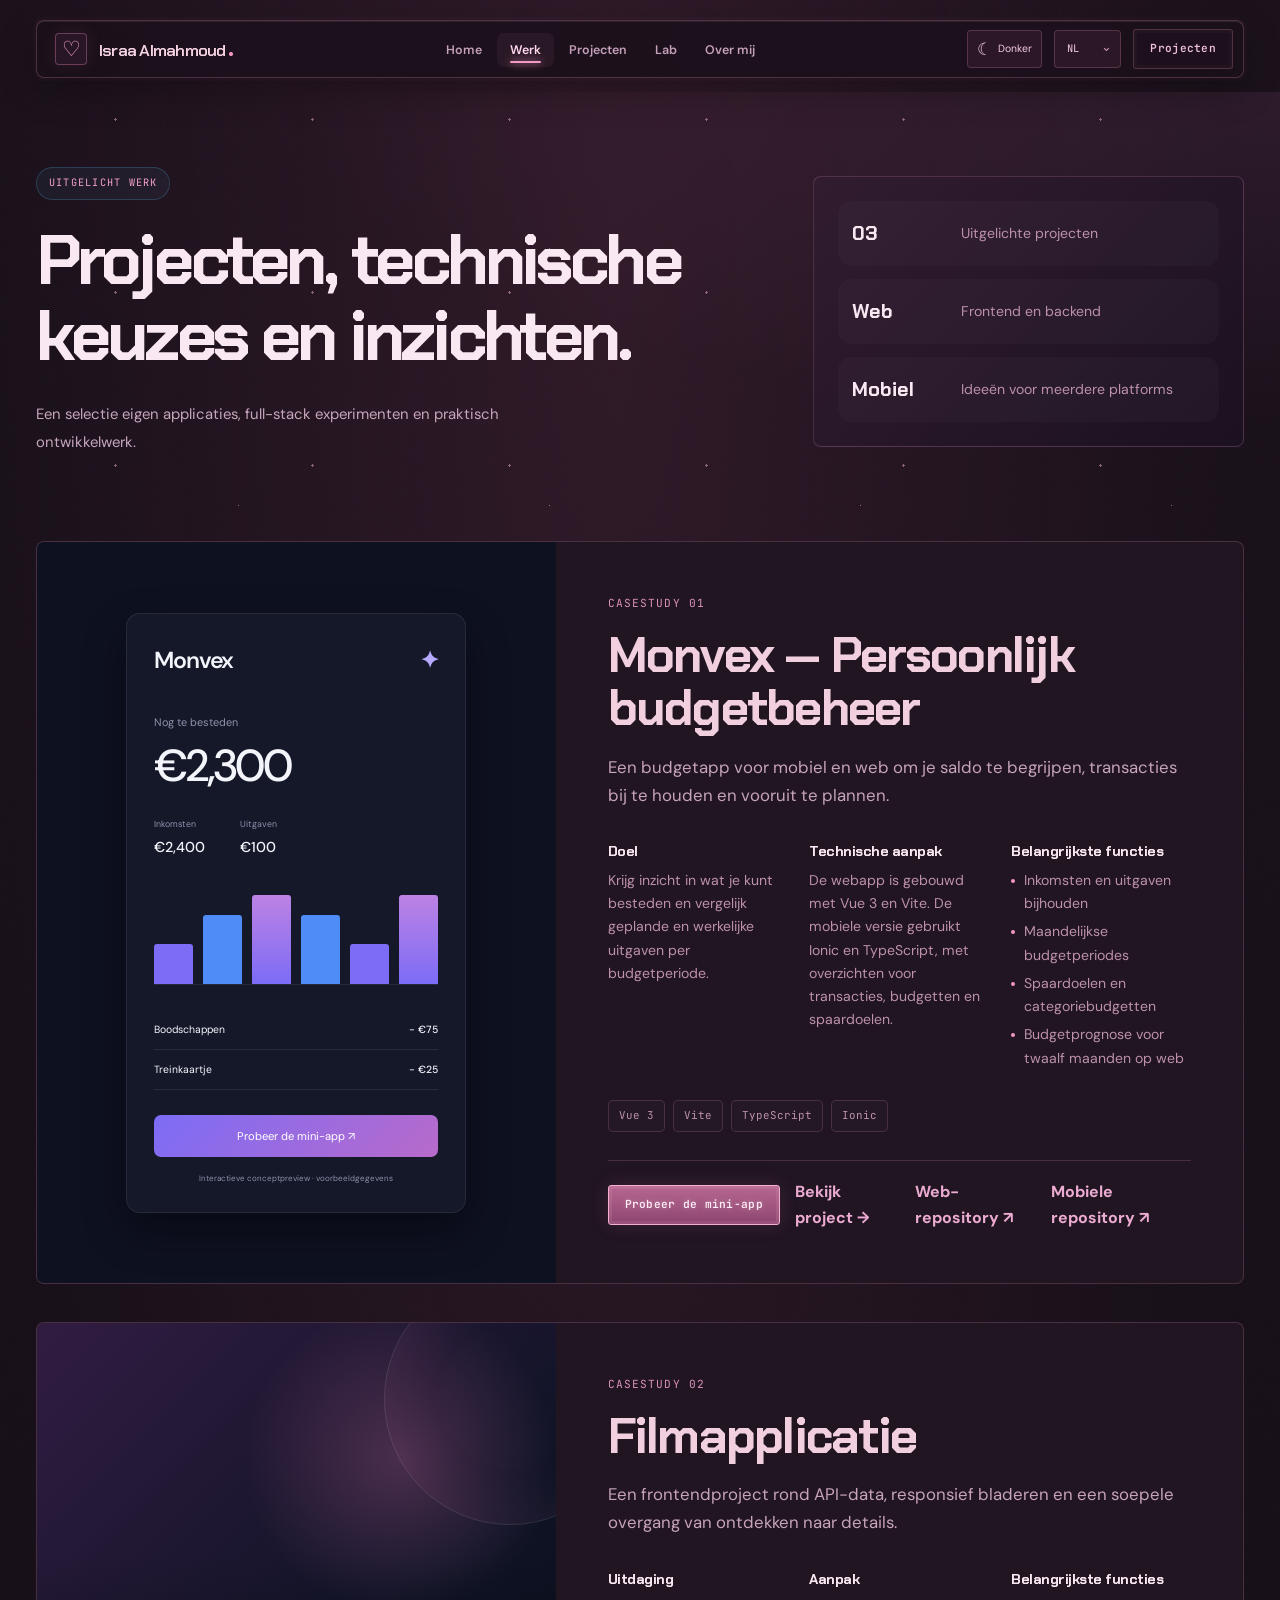
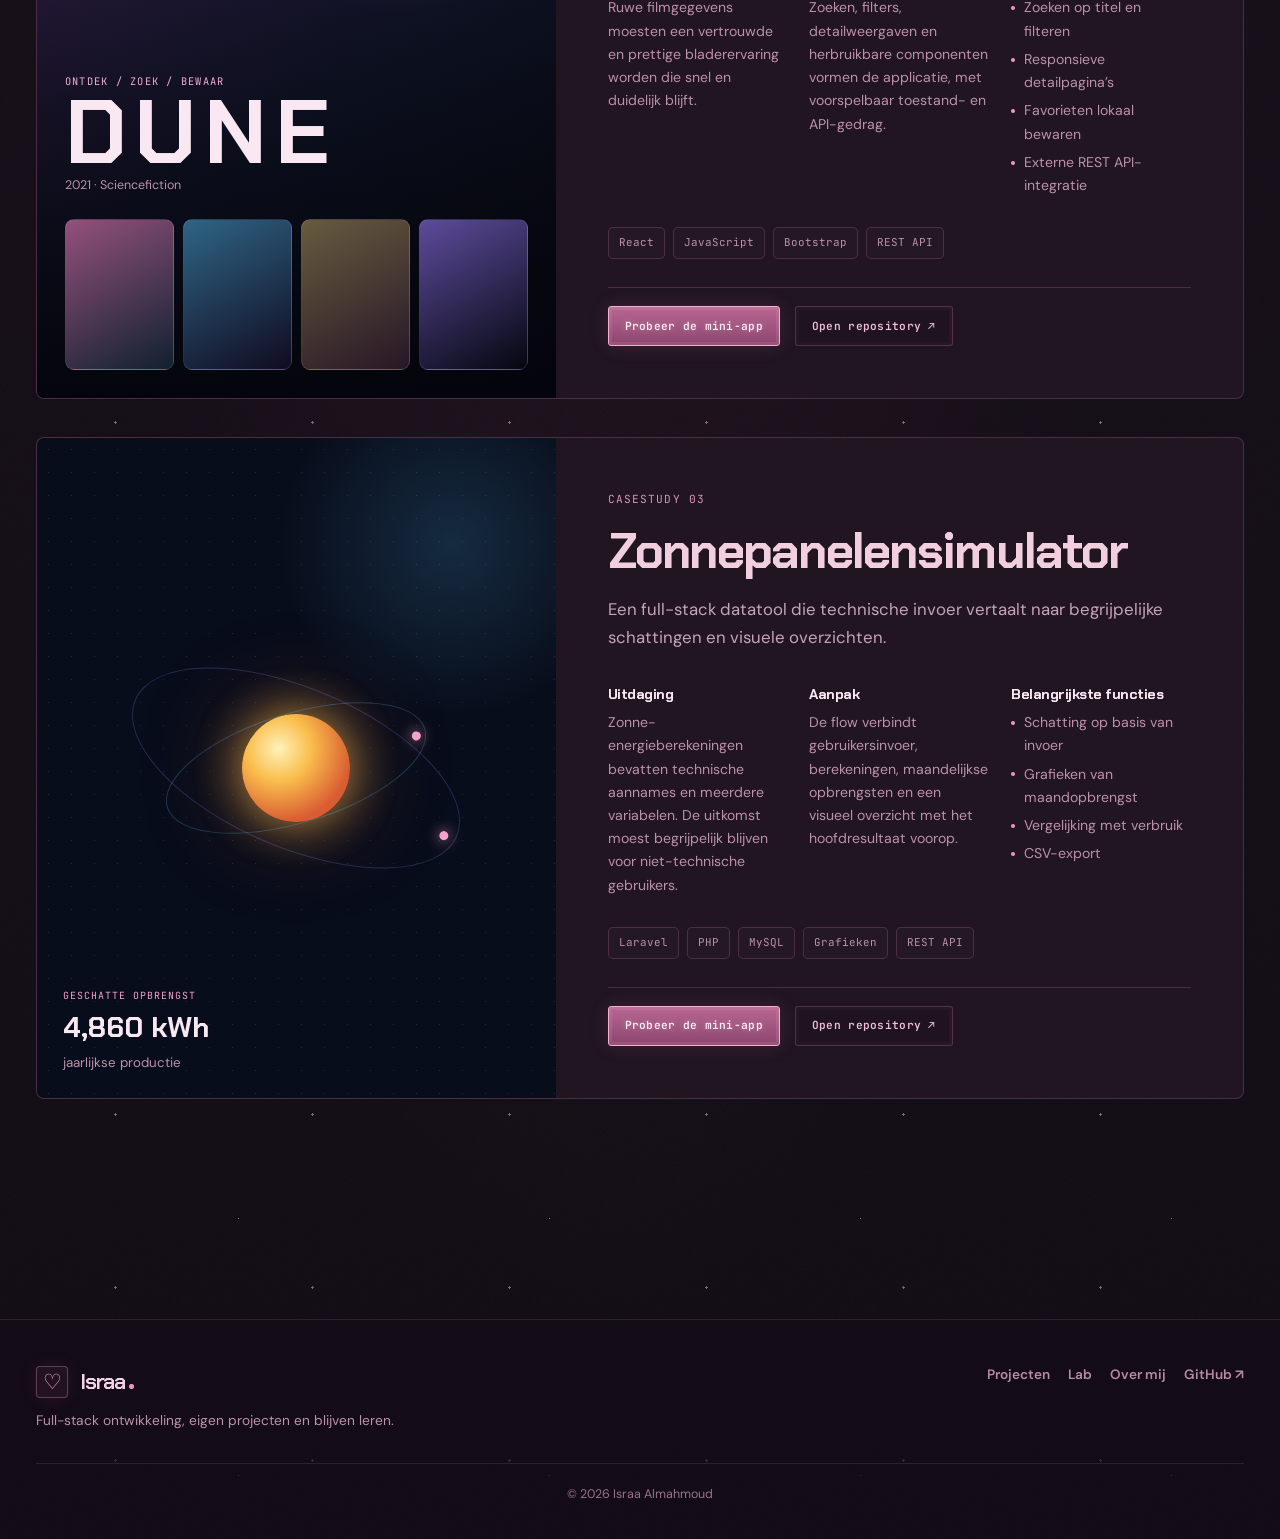
<file: work.html>
<!DOCTYPE html>
<html lang="en">
<head>
  <meta charset="UTF-8" />
  <meta name="viewport" content="width=device-width, initial-scale=1.0" />
  <meta name="description" content="Selected work by Israa Almahmoud, including personal projects and case studies." />
  <meta name="theme-color" content="#140c15" />
  <title>Work | Israa Almahmoud</title>

  <link rel="preconnect" href="https://fonts.googleapis.com" />
  <link rel="preconnect" href="https://fonts.gstatic.com" crossorigin />
  <link href="https://fonts.googleapis.com/css2?family=Cormorant+Garamond:ital,wght@0,400;0,500;0,600;1,400;1,500&family=Chakra+Petch:wght@500;600;700&family=Noto+Sans+Arabic:wght@400;500;600;700&family=DM+Sans:wght@400;500;600;700&family=Manrope:wght@500;600;700;800&family=JetBrains+Mono:wght@400;500;600&display=swap" rel="stylesheet" />
  <link rel="stylesheet" href="style.css?v=3261c3c52447" />
  <link rel="stylesheet" href="polish.css?v=b976f49e7ffd" />
  <link rel="stylesheet" href="cyber.css?v=d1dc9a12f934" />
  <script src="theme.js?v=0dfa90ec08f2"></script>
</head>
<body data-page="work">
  <div class="cyber-backdrop" aria-hidden="true"><div class="cyber-stars"></div><div class="cyber-landscape"></div></div>
  <div class="reading-progress" aria-hidden="true"></div>
  <a class="skip-link" href="#main">Skip to content</a>
  <div class="ambient ambient-one" aria-hidden="true"></div>
  <div class="ambient ambient-two" aria-hidden="true"></div>
  <div class="background-grid" aria-hidden="true"></div>
  <div class="spotlight" id="spotlight" aria-hidden="true"></div>

  <header class="site-header" id="site-header">
    <nav class="nav-shell" aria-label="Primary navigation">
      <a class="brand" href="index.html"><span>Israa Almahmoud</span><span class="brand-dot">.</span></a>
      <ul class="desktop-nav">
        <li><a href="index.html" data-nav="home">Home</a></li>
        <li><a href="work.html" data-nav="work">Work</a></li>
        <li><a href="projects.html" data-nav="projects">Projects</a></li>
        <li><a href="practice.html" data-nav="practice">Lab</a></li>
        <li><a href="about.html" data-nav="about">About</a></li>
      </ul>
      <div class="nav-actions"><label class="language-select"><span class="sr-only">Language</span><select id="language-select" aria-label="Language"><option value="en" lang="en">EN</option><option value="nl" lang="nl">NL</option><option value="ar" lang="ar">العربية</option></select></label>
        <a class="button button-small button-secondary nav-projects" href="projects.html">Projects</a>
        <button class="menu-toggle" id="mobileMenuToggle" type="button" aria-label="Open navigation menu" aria-controls="mobileNav" aria-expanded="false"><span></span><span></span><span></span></button>
      </div>
    </nav>
    <div class="mobile-nav" id="mobileNav" aria-hidden="true">
      <a href="index.html" data-nav="home">Home</a>
      <a href="work.html" data-nav="work">Work</a>
      <a href="projects.html" data-nav="projects">Projects</a>
      <a href="practice.html" data-nav="practice">Lab</a>
      <a href="about.html" data-nav="about">About</a>
    </div>
  </header>

  <main id="main">
    <section class="page-hero">
      <div class="container page-hero-grid">
        <div>
          <p class="eyebrow mono">SELECTED WORK</p>
          <h1>Projects, technical decisions, and lessons learned.</h1>
          <p class="hero-lede">A selection of personal applications, full-stack experiments, and practical development work.</p>
        </div>
        <aside class="page-summary reveal" aria-label="Work overview">
          <div><span class="summary-number">03</span><span>Featured projects</span></div>
          <div><span class="summary-number">Web</span><span>Frontend and backend</span></div>
          <div><span class="summary-number">Mobile</span><span>Cross-platform ideas</span></div>
        </aside>
      </div>
    </section>

    <section class="section case-study-list">
      <div class="container">
        <article class="case-study-card reveal" id="monvex-case">
 <div class="case-visual monvex-case-visual"><div class="monvex-case-window"><div class="monvex-case-brand">Monvex<span>✦</span></div><p>Available to spend</p><strong class="monvex-case-balance">€2,300</strong><div class="monvex-case-metrics"><div><span>Income</span><strong>€2,400</strong></div><div><span>Expenses</span><strong>€100</strong></div></div><div class="monvex-case-chart" aria-hidden="true"><i></i><i></i><i></i><i></i><i></i><i></i></div><div class="monvex-case-row"><span>Groceries</span><strong>− €75</strong></div><div class="monvex-case-row"><span>Train ticket</span><strong>− €25</strong></div><button type="button" class="launch-monvex" data-open-app="monvex-web">Try the mini app ↗</button><small>Interactive concept preview · sample data</small></div></div>
 <div class="case-content"><p class="case-number mono">CASE STUDY 01</p><h2>Monvex — Personal Budgeting</h2><p class="case-lede">A mobile and web budgeting application for understanding your balance, tracking transactions, and planning ahead.</p><div class="case-columns"><div><h3>Purpose</h3><p>Understand what is available to spend and compare planned and actual spending across budget periods.</p></div><div><h3>Technical approach</h3><p>Vue 3 and Vite power the web application. The mobile version uses Ionic and TypeScript, with views for transactions, budgets, and savings goals.</p></div><div><h3>Key features</h3><ul><li>Income and expense tracking</li><li>Monthly budget periods</li><li>Savings goals and category budgets</li><li>Twelve-month budget forecast on web</li></ul></div></div><div class="tag-list"><span>Vue 3</span><span>Vite</span><span>TypeScript</span><span>Ionic</span></div><div class="project-actions"><button type="button" class="button button-primary button-small" data-open-app="monvex-web">Try the mini app</button><a class="text-link" href="project-monvex-web.html">View project →</a><a class="text-link" href="https://github.com/isravx0/velora-frontend" target="_blank" rel="noopener">Web repository ↗</a><a class="text-link" href="https://github.com/isravx0/velora" target="_blank" rel="noopener">Mobile repository ↗</a></div></div>
</article>

        <article class="case-study-card reveal" id="movies">
          <div class="case-visual movies-visual">
            <div class="movie-feature"><div class="movie-kicker mono">DISCOVER / SEARCH / SAVE</div><div class="movie-title">DUNE</div><div class="movie-details">2021 · Science Fiction</div></div>
            <div class="movie-posters"><span></span><span></span><span></span><span></span></div>
          </div>
          <div class="case-content">
            <div class="case-number mono">CASE STUDY 02</div>
            <h2>Movies Application</h2>
            <p class="case-lede">A frontend project centred on API data, responsive browsing, and a smooth path from discovery to detail.</p>
            <div class="case-columns">
              <div><h3>Challenge</h3><p>Raw movie data needed to become a familiar, enjoyable browsing flow that remained fast and easy to understand.</p></div>
              <div><h3>Approach</h3><p>Search, filters, detail views, and reusable components form the application, supported by predictable state and API behaviour.</p></div>
              <div><h3>Key features</h3><ul><li>Title search and filters</li><li>Responsive detail pages</li><li>Favorites in local storage</li><li>External REST API integration</li></ul></div>
            </div>
            <div class="tag-list"><span>React</span><span>JavaScript</span><span>Bootstrap</span><span>REST API</span></div>
            <div class="project-actions"><button type="button" class="button button-primary button-small" data-open-app="movies">Try the mini app</button><a class="button button-secondary button-small" href="https://github.com/isravx0/movie-application" target="_blank" rel="noopener">Open repository ↗</a></div>
          </div>
        </article>

        <article class="case-study-card reveal" id="solar">
          <div class="case-visual solar-visual">
            <div class="sun-orb"></div><div class="solar-ring solar-ring-one"></div><div class="solar-ring solar-ring-two"></div>
            <div class="solar-data"><span class="mono">ESTIMATED OUTPUT</span><strong>4,860 kWh</strong><small>yearly production</small></div>
          </div>
          <div class="case-content">
            <div class="case-number mono">CASE STUDY 03</div>
            <h2>Solar Panel Simulator</h2>
            <p class="case-lede">A data-focused full-stack tool that translates technical inputs into understandable estimates and visual summaries.</p>
            <div class="case-columns">
              <div><h3>Challenge</h3><p>Solar calculations involve technical assumptions and multiple variables. The result needed to remain understandable for non-technical users.</p></div>
              <div><h3>Approach</h3><p>The flow connects user inputs, calculation logic, monthly output data, and a visual summary that highlights the main result first.</p></div>
              <div><h3>Key features</h3><ul><li>Input-based estimation</li><li>Monthly output charts</li><li>Consumption comparison</li><li>CSV export</li></ul></div>
            </div>
            <div class="tag-list"><span>Laravel</span><span>PHP</span><span>MySQL</span><span>Charts</span><span>REST API</span></div>
            <div class="project-actions"><button type="button" class="button button-primary button-small" data-open-app="solar">Try the mini app</button><a class="button button-secondary button-small" href="https://github.com/isravx0/solar-simulator" target="_blank" rel="noopener">Open repository ↗</a></div>
          </div>
        </article>
      </div>
    </section>
  </main>

  <button type="button" class="back-to-top" aria-label="Back to top" hidden><span aria-hidden="true">↑</span></button>
  <div class="copy-feedback" role="status" aria-live="polite" hidden></div>
  <footer class="site-footer">
    <div class="container footer-layout">
      <div><a class="brand footer-brand" href="index.html"><span>Israa</span><span class="brand-dot">.</span></a><p>Full-stack development, personal projects, and continuous learning.</p></div>
      <div class="footer-nav"><a href="projects.html">Projects</a><a href="practice.html">Lab</a><a href="about.html">About</a><a href="https://github.com/isravx0" target="_blank" rel="noopener">GitHub ↗</a></div>
      <p class="copyright">© <span id="year"></span> Israa Almahmoud</p>
    </div>
  </footer>

  <script src="translations.js?v=bfaef0c5f89e"></script>
  <script src="mini-apps.js?v=38bf8ae0e8cc"></script>
  <script src="localization.js?v=b49e69d6710e"></script>
  <script src="scripts.js?v=fb66c0094e19"></script>
  <script src="details.js?v=261116596427"></script>
  <script src="alive.js?v=84ef66915684"></script>
  <script src="window-controls.js?v=ede0cc6ae04c"></script>
  <script src="project-browser.js?v=9d08347e7aea"></script>
  <script src="sparkle.js?v=fe2e71628b17"></script>
</body>
</html>
</file>
<file: style.css>
:root {
  --bg: #080a12;
  --bg-soft: #0d111d;
  --surface: rgba(17, 22, 37, 0.82);
  --surface-solid: #111625;
  --surface-raised: #171d2e;
  --text: #f7f8ff;
  --muted: #9ca6bd;
  --muted-strong: #bdc4d5;
  --line: rgba(255, 255, 255, 0.1);
  --line-strong: rgba(255, 255, 255, 0.17);
  --purple: #9b7cff;
  --pink: #ef7fbc;
  --blue: #59c7ff;
  --mint: #7ee5c6;
  --yellow: #f8d57e;
  --gradient: linear-gradient(115deg, var(--purple), var(--pink) 50%, var(--blue));
  --gradient-soft: linear-gradient(145deg, rgba(155, 124, 255, 0.16), rgba(239, 127, 188, 0.08), rgba(89, 199, 255, 0.1));
  --font-display: 'Manrope', sans-serif;
  --font-body: 'DM Sans', sans-serif;
  --font-mono: 'JetBrains Mono', monospace;
  --container: 1180px;
  --gutter: clamp(20px, 4vw, 36px);
  --header-height: 82px;
  --section-space: clamp(88px, 12vw, 150px);
  --radius-sm: 14px;
  --radius: 22px;
  --radius-lg: 32px;
  --shadow: 0 28px 80px rgba(0, 0, 0, 0.45);
}

* { box-sizing: border-box; margin: 0; padding: 0; }
html { scroll-behavior: smooth; }
body {
  min-height: 100vh;
  overflow-x: hidden;
  background: var(--bg);
  color: var(--text);
  font-family: var(--font-body);
  font-size: 16px;
  line-height: 1.65;
  text-rendering: optimizeLegibility;
}
body.menu-open { overflow: hidden; }
a { color: inherit; }
img { display: block; max-width: 100%; }
ul { list-style: none; }
button, input, textarea { font: inherit; }
button { color: inherit; }
::selection { background: rgba(155, 124, 255, 0.35); }

h1, h2, h3, h4 {
  font-family: var(--font-display);
  letter-spacing: -0.035em;
  line-height: 1.08;
}
h1 { font-size: clamp(3.15rem, 7.4vw, 6.65rem); font-weight: 800; }
h2 { font-size: clamp(2.1rem, 4.6vw, 3.65rem); font-weight: 750; }
h3 { font-weight: 700; }

.container {
  width: min(100%, calc(var(--container) + var(--gutter) * 2));
  margin-inline: auto;
  padding-inline: var(--gutter);
}
.mono { font-family: var(--font-mono); }

.skip-link {
  position: fixed;
  top: 14px;
  left: 14px;
  z-index: 9999;
  transform: translateY(-150%);
  padding: 10px 15px;
  border-radius: 10px;
  background: var(--text);
  color: var(--bg);
  font-weight: 700;
  transition: transform 0.2s ease;
}
.skip-link:focus { transform: translateY(0); }
:focus-visible { outline: 2px solid var(--blue); outline-offset: 4px; border-radius: 6px; }

.background-grid {
  position: fixed;
  inset: 0;
  z-index: -4;
  background-image:
    linear-gradient(rgba(155, 124, 255, 0.045) 1px, transparent 1px),
    linear-gradient(90deg, rgba(155, 124, 255, 0.045) 1px, transparent 1px);
  background-size: 64px 64px;
  mask-image: linear-gradient(to bottom, black 0%, transparent 84%);
}
.ambient {
  position: fixed;
  z-index: -3;
  border-radius: 50%;
  filter: blur(12px);
  pointer-events: none;
}
.ambient-one {
  width: 700px;
  height: 700px;
  top: -320px;
  left: -260px;
  background: radial-gradient(circle, rgba(155, 124, 255, 0.19), transparent 68%);
}
.ambient-two {
  width: 760px;
  height: 760px;
  top: 18vh;
  right: -380px;
  background: radial-gradient(circle, rgba(239, 127, 188, 0.12), transparent 68%);
}
.spotlight {
  position: fixed;
  inset: 0;
  z-index: -2;
  pointer-events: none;
  opacity: 0;
  background: radial-gradient(450px circle at var(--spot-x, 50%) var(--spot-y, 30%), rgba(89, 199, 255, 0.07), transparent 70%);
  transition: opacity 0.35s ease;
}
.spotlight.is-visible { opacity: 1; }

.site-header {
  position: fixed;
  inset: 0 0 auto;
  z-index: 1000;
  padding: 14px var(--gutter);
  transition: padding 0.25s ease;
}
.nav-shell {
  width: min(100%, var(--container));
  min-height: 56px;
  margin-inline: auto;
  padding: 8px 10px 8px 18px;
  display: flex;
  align-items: center;
  justify-content: space-between;
  gap: 18px;
  border: 1px solid transparent;
  border-radius: 18px;
  transition: background 0.25s ease, border-color 0.25s ease, box-shadow 0.25s ease, backdrop-filter 0.25s ease;
}
.site-header.is-scrolled .nav-shell {
  background: rgba(8, 10, 18, 0.78);
  border-color: var(--line);
  box-shadow: 0 14px 42px rgba(0, 0, 0, 0.24);
  backdrop-filter: blur(18px);
}
.brand {
  display: inline-flex;
  align-items: baseline;
  text-decoration: none;
  font-family: var(--font-display);
  font-size: 1.38rem;
  font-weight: 800;
  letter-spacing: -0.055em;
}
.brand-dot {
  font-size: 1.55em;
  line-height: 0;
  background: var(--gradient);
  -webkit-background-clip: text;
  background-clip: text;
  color: transparent;
}
.desktop-nav { display: flex; align-items: center; gap: 2px; }
.desktop-nav a {
  position: relative;
  padding: 9px 13px;
  color: var(--muted);
  text-decoration: none;
  font-size: 0.91rem;
  font-weight: 600;
  transition: color 0.2s ease;
}
.desktop-nav a::after {
  content: '';
  position: absolute;
  left: 13px;
  right: 13px;
  bottom: 4px;
  height: 2px;
  border-radius: 999px;
  background: var(--gradient);
  transform: scaleX(0);
  transform-origin: left;
  transition: transform 0.25s ease;
}
.desktop-nav a:hover, .desktop-nav a.active { color: var(--text); }
.desktop-nav a:hover::after, .desktop-nav a.active::after { transform: scaleX(1); }
.nav-actions { display: flex; align-items: center; gap: 10px; }

.button {
  display: inline-flex;
  align-items: center;
  justify-content: center;
  min-height: 48px;
  padding: 12px 21px;
  border: 1px solid transparent;
  border-radius: 999px;
  text-decoration: none;
  font-weight: 700;
  font-size: 0.94rem;
  line-height: 1;
  white-space: nowrap;
  transition: transform 0.22s ease, box-shadow 0.22s ease, border-color 0.22s ease, background 0.22s ease;
}
.button:hover { transform: translateY(-2px); }
.button-primary {
  background: var(--gradient);
  color: #080a12;
  box-shadow: 0 14px 38px rgba(155, 124, 255, 0.23);
}
.button-primary:hover { box-shadow: 0 20px 46px rgba(155, 124, 255, 0.33); }
.button-secondary {
  background: rgba(255, 255, 255, 0.035);
  border-color: var(--line);
  color: var(--text);
}
.button-secondary:hover { background: rgba(255, 255, 255, 0.065); border-color: rgba(155, 124, 255, 0.45); }
.button-small { min-height: 40px; padding: 9px 16px; font-size: 0.84rem; }

.menu-toggle {
  display: none;
  width: 42px;
  height: 42px;
  padding: 0;
  border: 1px solid var(--line);
  border-radius: 12px;
  background: rgba(255, 255, 255, 0.035);
  align-items: center;
  justify-content: center;
  flex-direction: column;
  gap: 5px;
  cursor: pointer;
}
.menu-toggle span { width: 19px; height: 2px; border-radius: 999px; background: var(--text); transition: transform 0.2s ease, opacity 0.2s ease; }
.menu-toggle.is-open span:nth-child(1) { transform: translateY(7px) rotate(45deg); }
.menu-toggle.is-open span:nth-child(2) { opacity: 0; }
.menu-toggle.is-open span:nth-child(3) { transform: translateY(-7px) rotate(-45deg); }
.mobile-nav {
  position: fixed;
  top: 78px;
  left: var(--gutter);
  right: var(--gutter);
  display: none;
  flex-direction: column;
  gap: 5px;
  padding: 12px;
  border: 1px solid var(--line);
  border-radius: 18px;
  background: rgba(12, 15, 26, 0.97);
  box-shadow: var(--shadow);
  backdrop-filter: blur(20px);
}
.mobile-nav.is-open { display: flex; animation: menu-in 0.23s ease both; }
.mobile-nav a { padding: 12px 13px; border-radius: 10px; color: var(--muted-strong); text-decoration: none; font-weight: 650; }
.mobile-nav a:hover, .mobile-nav a.active { background: rgba(155, 124, 255, 0.11); color: var(--text); }
@keyframes menu-in { from { opacity: 0; transform: translateY(-9px); } to { opacity: 1; transform: none; } }

.hero {
  position: relative;
  min-height: 100svh;
  display: flex;
  align-items: center;
  padding: calc(var(--header-height) + 60px) 0 82px;
}
.hero-layout {
  display: grid;
  grid-template-columns: minmax(0, 1.08fr) minmax(390px, 0.92fr);
  gap: clamp(46px, 7vw, 92px);
  align-items: center;
}
.eyebrow {
  display: inline-flex;
  align-items: center;
  margin-bottom: 22px;
  padding: 7px 12px;
  border: 1px solid rgba(89, 199, 255, 0.2);
  border-radius: 999px;
  background: rgba(89, 199, 255, 0.055);
  color: var(--blue);
  font-size: 0.72rem;
  letter-spacing: 0.12em;
}
.hero h1 { max-width: 10.4ch; margin-bottom: 28px; }
.gradient-text {
  display: block;
  background: var(--gradient);
  -webkit-background-clip: text;
  background-clip: text;
  color: transparent;
}
.hero-lede {
  max-width: 58ch;
  color: var(--muted-strong);
  font-size: clamp(1.04rem, 1.6vw, 1.17rem);
  line-height: 1.72;
}
.hero-actions { display: flex; flex-wrap: wrap; gap: 12px; margin-top: 32px; }
.current-note {
  display: flex;
  align-items: flex-start;
  gap: 10px;
  margin-top: 24px;
  color: var(--muted);
  font-size: 0.87rem;
}
.current-dot {
  flex: 0 0 auto;
  width: 8px;
  height: 8px;
  margin-top: 8px;
  border-radius: 50%;
  background: var(--mint);
  box-shadow: 0 0 14px rgba(126, 229, 198, 0.6);
}
.hero-art {
  position: relative;
  min-height: 560px;
  display: grid;
  place-items: center;
  isolation: isolate;
}
.gradient-orb {
  position: absolute;
  width: 310px;
  height: 310px;
  border-radius: 50%;
  background:
    radial-gradient(circle at 30% 24%, rgba(255,255,255,0.45), transparent 12%),
    radial-gradient(circle at 36% 35%, rgba(239, 127, 188, 0.95), transparent 26%),
    radial-gradient(circle at 66% 60%, rgba(89, 199, 255, 0.9), transparent 38%),
    linear-gradient(145deg, var(--purple), #26126f 48%, #0c203f);
  box-shadow: 0 0 100px rgba(155, 124, 255, 0.35), inset -30px -30px 70px rgba(0,0,0,0.34);
  filter: saturate(1.08);
  animation: orb-float 8s ease-in-out infinite;
}
.gradient-orb::after {
  content: '';
  position: absolute;
  inset: 10%;
  border-radius: inherit;
  background: linear-gradient(130deg, rgba(255,255,255,0.11), transparent 45%);
  transform: rotate(-18deg);
}
.orbital-ring {
  position: absolute;
  width: 430px;
  height: 170px;
  border: 1px solid rgba(155, 124, 255, 0.35);
  border-radius: 50%;
  transform: rotate(-18deg);
}
.ring-one { animation: ring-pulse 7s ease-in-out infinite; }
.ring-two { width: 500px; height: 230px; transform: rotate(38deg); border-color: rgba(89, 199, 255, 0.22); animation: ring-pulse 9s ease-in-out infinite reverse; }
.code-card {
  position: relative;
  z-index: 4;
  width: min(100%, 390px);
  margin-top: 130px;
  border: 1px solid var(--line-strong);
  border-radius: 22px;
  overflow: hidden;
  background: rgba(13, 17, 29, 0.84);
  box-shadow: 0 30px 90px rgba(0, 0, 0, 0.48), 0 0 55px rgba(155, 124, 255, 0.18);
  backdrop-filter: blur(18px);
  transform: rotate(-2deg);
}
.code-card-top { display: flex; align-items: center; gap: 7px; padding: 12px 14px; border-bottom: 1px solid var(--line); background: rgba(255,255,255,0.025); }
.window-dot { width: 8px; height: 8px; border-radius: 50%; }
.window-dot.red { background: #ff6f7d; }.window-dot.yellow { background: #f8d57e; }.window-dot.green { background: #7ee5c6; }
.code-file { margin-left: 6px; color: var(--muted); font-size: 0.68rem; }
.code-card-body { padding: 22px; overflow: auto; color: #cbd3e7; font-size: clamp(0.72rem, 1.4vw, 0.83rem); line-height: 1.75; }
.syntax-keyword { color: var(--pink); }.syntax-string { color: var(--mint); }
.tech-chip {
  position: absolute;
  z-index: 6;
  padding: 8px 13px;
  border: 1px solid var(--line);
  border-radius: 999px;
  background: rgba(15, 19, 32, 0.86);
  box-shadow: 0 14px 35px rgba(0,0,0,0.3);
  color: var(--muted-strong);
  font-size: 0.7rem;
  backdrop-filter: blur(12px);
  animation: chip-float 5.5s ease-in-out infinite;
}
.chip-react { top: 11%; right: 1%; color: var(--blue); }.chip-laravel { top: 22%; left: 0; color: #ff9ea5; animation-delay: 0.8s; }.chip-csharp { top: 46%; right: -2%; color: #c0a8ff; animation-delay: 1.5s; }.chip-sql { bottom: 12%; right: 8%; color: #8ddcff; animation-delay: 2.2s; }.chip-vue { bottom: 7%; left: 5%; color: var(--mint); animation-delay: 3s; }
@keyframes orb-float { 0%,100% { transform: translateY(0) rotate(0); } 50% { transform: translateY(-16px) rotate(4deg); } }
@keyframes ring-pulse { 0%,100% { opacity: 0.55; transform: scale(1) rotate(-18deg); } 50% { opacity: 0.85; transform: scale(1.04) rotate(-14deg); } }
@keyframes chip-float { 0%,100% { transform: translateY(0); } 50% { transform: translateY(-9px); } }
.scroll-indicator { position: absolute; bottom: 28px; left: 50%; width: 28px; height: 44px; transform: translateX(-50%); border: 1px solid var(--line-strong); border-radius: 999px; display: grid; place-items: start center; padding-top: 8px; }
.scroll-indicator span { width: 4px; height: 9px; border-radius: 999px; background: var(--gradient); animation: scroll-down 1.7s ease infinite; }
@keyframes scroll-down { from { transform: translateY(0); opacity: 1; } to { transform: translateY(15px); opacity: 0; } }

.section { padding: var(--section-space) 0; scroll-margin-top: 88px; }
.section-index { color: var(--blue); font-size: 0.73rem; letter-spacing: 0.11em; margin-bottom: 15px; }
.section-heading-row { display: flex; justify-content: space-between; align-items: end; gap: 32px; margin-bottom: 52px; }
.section-heading-row h2 { max-width: 14ch; }
.section-heading { margin-bottom: 54px; }
.compact-heading { max-width: 780px; }
.text-link { display: inline-flex; align-items: center; gap: 7px; color: var(--muted-strong); text-decoration: none; font-weight: 700; transition: color 0.2s ease, transform 0.2s ease; }
.text-link:hover { color: var(--text); transform: translateX(3px); }
.icon-link { color: var(--muted); text-decoration: none; font-size: 0.86rem; font-weight: 650; transition: color 0.2s ease; }
.icon-link:hover { color: var(--text); }

.selected-work { border-top: 1px solid rgba(255,255,255,0.04); }
.project-grid { display: grid; grid-template-columns: repeat(2, minmax(0, 1fr)); gap: 24px; }
.project-card {
  min-width: 0;
  border: 1px solid var(--line);
  border-radius: var(--radius-lg);
  overflow: hidden;
  background: rgba(14, 18, 31, 0.76);
  box-shadow: 0 22px 65px rgba(0,0,0,0.23);
  transition: transform 0.35s cubic-bezier(.2,.8,.2,1), border-color 0.35s ease, box-shadow 0.35s ease;
}
.project-card:hover { transform: translateY(-8px); border-color: rgba(155, 124, 255, 0.32); box-shadow: 0 34px 85px rgba(0,0,0,0.36); }
.project-card-large { grid-column: 1 / -1; display: grid; grid-template-columns: minmax(0, 1.18fr) minmax(350px, 0.82fr); }
.project-visual { position: relative; min-height: 330px; overflow: hidden; }
.project-card-large .project-visual { min-height: 470px; }
.project-content { padding: clamp(24px, 3.8vw, 38px); display: flex; flex-direction: column; }
.project-meta { display: flex; justify-content: space-between; gap: 12px; color: var(--muted); font-size: 0.7rem; letter-spacing: 0.08em; margin-bottom: 18px; }
.project-content h3 { font-size: clamp(1.65rem, 3vw, 2.35rem); margin-bottom: 12px; }
.project-content p { color: var(--muted-strong); margin-bottom: 22px; }
.project-actions { display: flex; align-items: center; justify-content: space-between; gap: 15px; margin-top: auto; padding-top: 18px; border-top: 1px solid var(--line); }
.tag-list { display: flex; flex-wrap: wrap; gap: 8px; }
.tag-list span { padding: 6px 10px; border: 1px solid var(--line); border-radius: 999px; background: rgba(255,255,255,0.025); color: var(--muted); font-family: var(--font-mono); font-size: 0.68rem; }

.mintly-visual { padding: 24px; background: radial-gradient(circle at 78% 16%, rgba(126,229,198,0.22), transparent 28%), linear-gradient(145deg, #10241f, #0c171a 60%, #10162a); }
.visual-toolbar { display: flex; justify-content: space-between; align-items: center; margin-bottom: 26px; }
.visual-label { color: #baf3df; font-size: 0.68rem; letter-spacing: 0.08em; }
.visual-status { padding: 5px 10px; border-radius: 999px; background: rgba(126,229,198,0.1); color: #a3efd8; font-size: 0.72rem; }
.dashboard-layout { height: calc(100% - 50px); display: grid; grid-template-columns: 70px 1fr; gap: 16px; padding: 15px; border: 1px solid rgba(255,255,255,0.1); border-radius: 18px; background: rgba(6, 15, 17, 0.72); box-shadow: 0 24px 50px rgba(0,0,0,0.25); transform: perspective(1000px) rotateY(-5deg) rotateX(2deg); }
.dashboard-sidebar { display: flex; flex-direction: column; gap: 12px; padding: 12px 8px; border-radius: 12px; background: rgba(255,255,255,0.035); }
.dashboard-sidebar span { height: 8px; border-radius: 999px; background: rgba(187,241,222,0.16); }.dashboard-sidebar span:first-child { height: 30px; background: linear-gradient(145deg, var(--mint), #2f8e73); }
.dashboard-main { padding: 14px; }
.dashboard-total { font-family: var(--font-display); font-size: clamp(1.55rem, 3vw, 2.35rem); font-weight: 800; color: #e9fff8; }
.dashboard-caption { color: rgba(220,255,244,0.55); font-size: 0.75rem; margin-bottom: 24px; }
.dashboard-chart { height: 145px; display: flex; gap: 9px; align-items: end; padding: 13px 10px 0; border-bottom: 1px solid rgba(255,255,255,0.08); }
.dashboard-chart i { flex: 1; height: var(--bar); border-radius: 6px 6px 0 0; background: linear-gradient(to top, #2a8469, var(--mint)); box-shadow: 0 0 18px rgba(126,229,198,0.14); }
.dashboard-row { display: grid; grid-template-columns: repeat(3, 1fr); gap: 10px; margin-top: 18px; }.dashboard-row span { height: 42px; border-radius: 10px; background: rgba(255,255,255,0.045); }

.movies-visual { display: flex; flex-direction: column; justify-content: flex-end; padding: 26px; background: linear-gradient(to top, rgba(4,5,12,0.98), rgba(4,5,12,0.15) 65%), radial-gradient(circle at 70% 20%, rgba(239,127,188,0.28), transparent 24%), linear-gradient(135deg, #39204b, #11162a 56%, #070910); }
.movies-visual::before { content: ''; position: absolute; width: 250px; height: 250px; right: -80px; top: -50px; border: 1px solid rgba(255,255,255,0.12); border-radius: 50%; box-shadow: inset 0 0 60px rgba(239,127,188,0.1); }
.movie-feature { position: relative; z-index: 2; margin-bottom: 23px; }.movie-kicker { color: #f4add4; font-size: 0.65rem; letter-spacing: 0.12em; }.movie-title { font-family: var(--font-display); font-size: clamp(3rem, 7vw, 5.8rem); line-height: 0.95; font-weight: 800; letter-spacing: 0.08em; }.movie-details { color: var(--muted); font-size: 0.78rem; }
.movie-posters { position: relative; z-index: 2; display: grid; grid-template-columns: repeat(4, 1fr); gap: 9px; }.movie-posters span { aspect-ratio: 0.72; border-radius: 9px; background: linear-gradient(150deg, rgba(239,127,188,0.6), rgba(89,199,255,0.14)); border: 1px solid rgba(255,255,255,0.12); }.movie-posters span:nth-child(2) { background: linear-gradient(150deg, rgba(89,199,255,0.48), rgba(44,25,77,0.3)); }.movie-posters span:nth-child(3) { background: linear-gradient(150deg, rgba(248,213,126,0.4), rgba(239,127,188,0.15)); }.movie-posters span:nth-child(4) { background: linear-gradient(150deg, rgba(155,124,255,0.58), rgba(10,14,31,0.2)); }

.solar-visual { display: grid; place-items: center; background: radial-gradient(circle at 50% 50%, rgba(248,181,72,0.12), transparent 25%), radial-gradient(circle at 80% 16%, rgba(89,199,255,0.16), transparent 25%), #080d1b; }
.solar-visual::before { content: ''; position: absolute; inset: 0; background-image: radial-gradient(rgba(255,255,255,0.7) 0.6px, transparent 0.6px); background-size: 23px 23px; opacity: 0.16; }
.sun-orb { position: absolute; width: 108px; height: 108px; border-radius: 50%; background: radial-gradient(circle at 34% 32%, #fff2b9, #f9bd4c 32%, #d95c32 72%); box-shadow: 0 0 44px rgba(249,189,76,0.65), 0 0 100px rgba(217,92,50,0.34); }
.solar-ring { position: absolute; border: 1px solid rgba(89,199,255,0.24); border-radius: 50%; }.solar-ring-one { width: 270px; height: 110px; transform: rotate(-17deg); }.solar-ring-two { width: 350px; height: 160px; transform: rotate(23deg); border-color: rgba(155,124,255,0.24); }
.solar-ring::after { content: ''; position: absolute; width: 9px; height: 9px; border-radius: 50%; background: var(--blue); top: 50%; right: 2%; box-shadow: 0 0 14px var(--blue); }
.solar-data { position: absolute; left: 26px; bottom: 24px; display: flex; flex-direction: column; }.solar-data span { color: var(--blue); font-size: 0.62rem; letter-spacing: 0.1em; }.solar-data strong { font-family: var(--font-display); font-size: 1.8rem; }.solar-data small { color: var(--muted); }

.profile-section { background: linear-gradient(180deg, transparent, rgba(255,255,255,0.012), transparent); }
.profile-grid { display: grid; grid-template-columns: minmax(0, 1fr) minmax(370px, 0.82fr); gap: clamp(48px, 8vw, 90px); align-items: start; }
.profile-copy h2 { max-width: 11ch; margin-bottom: 25px; }.profile-copy p { max-width: 60ch; color: var(--muted-strong); margin-bottom: 18px; }.profile-copy .profile-lede { color: var(--text); font-size: clamp(1.15rem, 2vw, 1.4rem); line-height: 1.55; }
.skills-panel { padding: clamp(26px, 4vw, 38px); border: 1px solid var(--line); border-radius: var(--radius-lg); background: var(--gradient-soft), rgba(13,17,29,0.8); box-shadow: var(--shadow); }
.panel-title { color: var(--blue); font-size: 0.67rem; letter-spacing: 0.12em; margin-bottom: 26px; }.skill-group + .skill-group { margin-top: 24px; padding-top: 24px; border-top: 1px solid var(--line); }.skill-group h3 { margin-bottom: 12px; font-size: 1rem; color: var(--muted-strong); }

.timeline { position: relative; }.timeline::before { content: ''; position: absolute; left: 215px; top: 12px; bottom: 12px; width: 1px; background: linear-gradient(var(--purple), var(--pink), var(--blue)); opacity: 0.45; }
.timeline-entry { display: grid; grid-template-columns: 185px 26px 1fr; gap: 18px; position: relative; padding: 0 0 44px; }.timeline-entry:last-child { padding-bottom: 0; }.timeline-date { padding-top: 9px; color: var(--muted); font-size: 0.68rem; letter-spacing: 0.06em; text-align: right; }.timeline-marker { position: relative; z-index: 2; width: 12px; height: 12px; margin-top: 10px; margin-left: 7px; border-radius: 50%; background: var(--gradient); box-shadow: 0 0 0 5px var(--bg), 0 0 18px rgba(155,124,255,0.45); }.timeline-content { padding: 25px 28px; border: 1px solid var(--line); border-radius: var(--radius); background: rgba(15,19,32,0.72); transition: transform 0.25s ease, border-color 0.25s ease; }.timeline-entry:hover .timeline-content { transform: translateX(5px); border-color: rgba(155,124,255,0.3); }.timeline-heading { display: flex; justify-content: space-between; gap: 20px; margin-bottom: 10px; }.timeline-heading h3 { font-size: 1.18rem; }.timeline-heading span { color: var(--blue); font-size: 0.82rem; font-weight: 650; }.timeline-content p { color: var(--muted); }

.archive-section { padding-top: 20px; }.archive-panel { display: flex; justify-content: space-between; align-items: center; gap: 40px; padding: clamp(30px, 5vw, 52px); border: 1px solid rgba(155,124,255,0.26); border-radius: var(--radius-lg); background: var(--gradient-soft), rgba(13,17,29,0.92); box-shadow: 0 30px 80px rgba(0,0,0,0.27); }.archive-panel h2 { max-width: 15ch; margin-bottom: 15px; }.archive-panel p:not(.section-index) { max-width: 62ch; color: var(--muted-strong); }.archive-actions { display: flex; flex-wrap: wrap; gap: 10px; }

.site-footer { margin-top: var(--section-space); padding: 44px 0 34px; border-top: 1px solid var(--line); }.footer-layout { display: grid; grid-template-columns: 1fr auto; gap: 32px; align-items: start; }.footer-brand { margin-bottom: 8px; }.footer-layout > div:first-child p { color: var(--muted); font-size: 0.86rem; }.footer-nav { display: flex; flex-wrap: wrap; justify-content: flex-end; gap: 18px; }.footer-nav a { color: var(--muted); text-decoration: none; font-size: 0.85rem; font-weight: 600; }.footer-nav a:hover { color: var(--text); }.copyright { grid-column: 1 / -1; padding-top: 20px; border-top: 1px solid var(--line); color: var(--muted); font-size: 0.78rem; text-align: center; }

.page-hero { min-height: 78svh; display: flex; align-items: center; padding: calc(var(--header-height) + 70px) 0 70px; }
.page-hero-grid { display: grid; grid-template-columns: minmax(0, 1.1fr) minmax(320px, 0.7fr); gap: clamp(48px, 8vw, 100px); align-items: center; }.page-hero h1 { max-width: 12ch; font-size: clamp(3rem, 6.7vw, 5.7rem); margin-bottom: 26px; }.page-summary { display: grid; gap: 13px; padding: 24px; border: 1px solid var(--line); border-radius: var(--radius); background: rgba(14,18,31,0.78); }.page-summary > div { display: grid; grid-template-columns: 94px 1fr; align-items: center; gap: 15px; padding: 16px 14px; border-radius: 14px; background: rgba(255,255,255,0.025); }.summary-number { font-family: var(--font-display); font-weight: 800; font-size: 1.25rem; color: var(--text); }.page-summary > div > span:last-child { color: var(--muted); font-size: 0.88rem; }

.case-study-list { padding-top: 20px; }.case-study-card { display: grid; grid-template-columns: minmax(360px, 0.86fr) minmax(0, 1.14fr); border: 1px solid var(--line); border-radius: var(--radius-lg); overflow: hidden; background: rgba(14,18,31,0.78); box-shadow: 0 24px 70px rgba(0,0,0,0.28); }.case-study-card + .case-study-card { margin-top: 38px; }.case-visual { min-height: 520px; position: relative; overflow: hidden; padding: 28px; }.case-content { padding: clamp(30px, 5vw, 52px); }.case-number { color: var(--blue); font-size: 0.7rem; letter-spacing: 0.1em; margin-bottom: 16px; }.case-content h2 { font-size: clamp(2rem, 4vw, 3.1rem); margin-bottom: 18px; }.case-lede { max-width: 60ch; color: var(--muted-strong); font-size: 1.05rem; margin-bottom: 35px; }.case-columns { display: grid; grid-template-columns: repeat(3, 1fr); gap: 22px; margin-bottom: 30px; }.case-columns h3 { color: var(--text); font-size: 0.9rem; margin-bottom: 9px; }.case-columns p, .case-columns li { color: var(--muted); font-size: 0.88rem; }.case-columns ul { display: grid; gap: 5px; }.case-columns li { position: relative; padding-left: 13px; }.case-columns li::before { content: ''; position: absolute; left: 0; top: 0.7em; width: 4px; height: 4px; border-radius: 50%; background: var(--pink); }.case-content .project-actions { justify-content: flex-start; margin-top: 28px; }

.mobile-visual { display: grid; place-items: center; background: radial-gradient(circle at 50% 45%, rgba(155,124,255,0.22), transparent 40%), linear-gradient(145deg, #15152a, #090b14); }.phone-shell { position: absolute; width: 185px; height: 380px; padding: 9px; border: 1px solid rgba(255,255,255,0.18); border-radius: 32px; background: #070911; box-shadow: 0 26px 60px rgba(0,0,0,0.5); }.phone-left { transform: translate(-48px, 10px) rotate(-7deg); }.phone-right { transform: translate(60px, -18px) rotate(7deg); }.phone-notch { width: 68px; height: 16px; margin: 0 auto -3px; border-radius: 0 0 11px 11px; background: #03040a; position: relative; z-index: 2; }.phone-screen { height: 100%; padding: 29px 15px 15px; border-radius: 24px; background: linear-gradient(150deg, #1d1639, #0f1830); }.phone-title { display: block; font-family: var(--font-display); font-size: 1.2rem; font-weight: 750; margin-bottom: 20px; }.phone-screen i { display: block; height: 44px; margin-bottom: 10px; border-radius: 12px; background: rgba(255,255,255,0.065); border: 1px solid rgba(255,255,255,0.06); }.phone-screen b { display: grid; place-items: center; width: 100px; height: 100px; margin: 4px auto 20px; border: 10px solid rgba(155,124,255,0.38); border-right-color: var(--pink); border-radius: 50%; font-family: var(--font-display); font-size: 1.2rem; }.language-pill { position: absolute; z-index: 4; display: grid; place-items: center; width: 42px; height: 42px; border: 1px solid var(--line); border-radius: 50%; background: rgba(18,22,38,0.88); color: var(--muted-strong); font-family: var(--font-mono); font-size: 0.67rem; box-shadow: 0 12px 30px rgba(0,0,0,0.35); }.lang-one { left: 12%; top: 18%; }.lang-two { right: 10%; top: 26%; }.lang-three { left: 16%; bottom: 14%; }

.more-projects-section { padding-top: 30px; }.small-project-grid { display: grid; grid-template-columns: repeat(3, 1fr); gap: 18px; }.small-project { padding: 28px; border: 1px solid var(--line); border-radius: var(--radius); background: rgba(14,18,31,0.7); }.small-project > span { display: block; color: var(--blue); font-size: 0.64rem; letter-spacing: 0.1em; margin-bottom: 23px; }.small-project h3 { font-size: 1.25rem; margin-bottom: 12px; }.small-project p { color: var(--muted); }

.profile-card { display: flex; align-items: center; gap: 24px; padding: 28px; border: 1px solid var(--line); border-radius: var(--radius-lg); background: var(--gradient-soft), rgba(14,18,31,0.84); }.profile-monogram { flex: 0 0 auto; display: grid; place-items: center; width: 112px; height: 112px; border-radius: 50%; background: var(--gradient); color: #090b14; font-family: var(--font-display); font-size: 2.15rem; font-weight: 850; box-shadow: 0 0 40px rgba(155,124,255,0.3); }.profile-label { color: var(--blue); font-size: 0.62rem; letter-spacing: 0.1em; }.profile-card h2 { font-size: 1.55rem; margin: 7px 0 9px; }.profile-card p { color: var(--muted); font-size: 0.87rem; }.profile-card p + p { margin-top: 5px; }
.story-layout { display: grid; grid-template-columns: minmax(0, 1.15fr) minmax(330px, 0.75fr); gap: clamp(48px, 8vw, 100px); align-items: start; }.story-main h2 { max-width: 12ch; margin-bottom: 28px; }.story-main p { color: var(--muted-strong); margin-bottom: 18px; max-width: 66ch; }.story-main .large-paragraph { color: var(--text); font-size: clamp(1.14rem, 2vw, 1.38rem); line-height: 1.58; }.principles-list { display: grid; gap: 14px; }.principle { display: grid; grid-template-columns: 42px 1fr; gap: 17px; padding: 24px; border: 1px solid var(--line); border-radius: var(--radius); background: rgba(14,18,31,0.7); }.principle-number { color: var(--pink); font-size: 0.68rem; }.principle h3 { margin-bottom: 7px; }.principle p { color: var(--muted); font-size: 0.9rem; }
.details-grid { display: grid; grid-template-columns: repeat(3, 1fr); gap: 18px; }.detail-panel { padding: 30px; border: 1px solid var(--line); border-radius: var(--radius); background: rgba(14,18,31,0.72); }.detail-panel h2 { font-size: 1.55rem; margin-bottom: 15px; }.detail-panel p:not(.panel-title) { color: var(--muted); margin-bottom: 24px; }

.lab-terminal { border: 1px solid var(--line-strong); border-radius: var(--radius); overflow: hidden; background: rgba(11,14,24,0.9); box-shadow: var(--shadow); transform: rotate(1.5deg); }.terminal-top { display: flex; align-items: center; gap: 7px; padding: 13px 15px; border-bottom: 1px solid var(--line); background: rgba(255,255,255,0.02); }.terminal-top span { width: 8px; height: 8px; border-radius: 50%; background: #ff7380; }.terminal-top span:nth-child(2) { background: var(--yellow); }.terminal-top span:nth-child(3) { background: var(--mint); }.terminal-top b { margin-left: 6px; color: var(--muted); font-size: 0.68rem; font-weight: 500; }.terminal-body { padding: 28px; min-height: 290px; }.terminal-body p { color: var(--muted-strong); margin-bottom: 16px; }.terminal-body p span { color: var(--pink); margin-right: 13px; }.terminal-body .terminal-cursor { color: var(--blue); animation: cursor-blink 1s steps(1) infinite; }
@keyframes cursor-blink { 50% { opacity: 0; } }
.lab-card-grid { display: grid; grid-template-columns: repeat(2, 1fr); gap: 18px; }.lab-card { position: relative; min-height: 310px; padding: 30px; border: 1px solid var(--line); border-radius: var(--radius); background: rgba(14,18,31,0.72); overflow: hidden; }.lab-card::after { content: ''; position: absolute; width: 160px; height: 160px; right: -80px; bottom: -90px; border: 1px solid rgba(155,124,255,0.15); border-radius: 50%; }.lab-number { position: absolute; top: 23px; right: 24px; color: var(--muted); font-size: 0.68rem; }.lab-icon { display: grid; place-items: center; width: 52px; height: 52px; margin-bottom: 30px; border-radius: 15px; background: var(--gradient-soft); color: var(--text); font-family: var(--font-mono); font-weight: 700; box-shadow: inset 0 0 0 1px var(--line); }.lab-card h3 { font-size: 1.35rem; margin-bottom: 12px; }.lab-card p { color: var(--muted); margin-bottom: 24px; }
.learning-layout { display: grid; grid-template-columns: 1fr 0.9fr; gap: clamp(50px, 8vw, 100px); align-items: start; }.learning-copy h2 { max-width: 13ch; margin-bottom: 25px; }.learning-copy p { color: var(--muted-strong); max-width: 60ch; }.learning-steps { list-style: none; display: grid; gap: 14px; counter-reset: none; }.learning-steps li { display: grid; grid-template-columns: 38px 1fr; gap: 17px; padding: 23px; border: 1px solid var(--line); border-radius: var(--radius); background: rgba(14,18,31,0.68); }.learning-steps > li > span { color: var(--blue); font-size: 0.7rem; }.learning-steps h3 { margin-bottom: 6px; }.learning-steps p { color: var(--muted); font-size: 0.9rem; }

.reveal { opacity: 0; transform: translateY(28px); transition: opacity 0.72s cubic-bezier(.2,.8,.2,1) var(--reveal-delay, 0ms), transform 0.72s cubic-bezier(.2,.8,.2,1) var(--reveal-delay, 0ms); }.reveal.is-visible { opacity: 1; transform: none; }

@media (max-width: 1050px) {
  .desktop-nav { display: none; }
  .menu-toggle { display: flex; }
  .hero-layout, .page-hero-grid { grid-template-columns: 1fr; }
  .hero { padding-top: 150px; }
  .hero h1 { max-width: 11ch; }
  .hero-art { min-height: 520px; max-width: 600px; width: 100%; margin-inline: auto; }
  .page-hero { min-height: auto; padding-top: 160px; }
  .page-hero h1 { max-width: 14ch; }
  .page-summary { max-width: 620px; }
  .project-card-large { grid-template-columns: 1fr; }
  .profile-grid, .story-layout, .learning-layout { grid-template-columns: 1fr; }
  .skills-panel { max-width: 760px; }
  .case-study-card { grid-template-columns: 1fr; }
  .case-visual { min-height: 440px; }
  .case-columns, .details-grid { grid-template-columns: 1fr; }
  .archive-panel { align-items: flex-start; flex-direction: column; }
}

@media (max-width: 780px) {
  :root { --section-space: 88px; }
  h1 { font-size: clamp(2.8rem, 13vw, 4.6rem); }
  .nav-projects { display: none; }
  .hero { min-height: auto; padding-bottom: 90px; }
  .hero-art { min-height: 460px; }
  .gradient-orb { width: 245px; height: 245px; }
  .orbital-ring { width: 335px; height: 135px; }.ring-two { width: 390px; height: 170px; }
  .code-card { width: 340px; margin-top: 115px; }
  .tech-chip { font-size: 0.62rem; }
  .chip-csharp { right: 2%; }
  .section-heading-row { align-items: flex-start; flex-direction: column; }
  .project-grid { grid-template-columns: 1fr; }
  .project-card-large { grid-column: auto; }
  .project-card-large .project-visual, .project-visual { min-height: 350px; }
  .timeline::before { left: 6px; }.timeline-entry { grid-template-columns: 24px 1fr; gap: 16px; }.timeline-date { grid-column: 2; padding: 0; text-align: left; }.timeline-marker { grid-column: 1; grid-row: 1 / span 2; margin: 6px 0 0; }.timeline-content { grid-column: 2; padding: 22px; }.timeline-heading { flex-direction: column; gap: 6px; }
  .small-project-grid, .lab-card-grid { grid-template-columns: 1fr; }
  .footer-layout { grid-template-columns: 1fr; }.footer-nav { justify-content: flex-start; }.copyright { grid-column: 1; }
  .case-visual { min-height: 390px; }.case-content { padding: 28px 24px; }
  .profile-card { align-items: flex-start; flex-direction: column; }
}

@media (max-width: 520px) {
  .site-header { padding-inline: 12px; }
  .nav-shell { padding-left: 14px; }
  .hero { padding-top: 125px; }
  .hero-actions, .archive-actions { flex-direction: column; align-items: stretch; }
  .button { width: 100%; }
  .hero-art { min-height: 395px; }
  .gradient-orb { width: 205px; height: 205px; }
  .orbital-ring { width: 275px; height: 110px; }.ring-two { width: 320px; height: 140px; }
  .code-card { width: min(100%, 300px); margin-top: 105px; }.code-card-body { padding: 17px; }
  .tech-chip { display: none; }
  .scroll-indicator { display: none; }
  .project-visual, .project-card-large .project-visual { min-height: 300px; }
  .mintly-visual { padding: 16px; }.dashboard-layout { grid-template-columns: 48px 1fr; gap: 10px; padding: 10px; }.dashboard-main { padding: 9px; }.dashboard-chart { height: 105px; gap: 5px; }.dashboard-row span { height: 34px; }
  .movie-posters { gap: 6px; }.movie-title { font-size: 3.6rem; }
  .solar-ring-one { width: 220px; }.solar-ring-two { width: 280px; }
  .project-content { padding: 24px 20px; }.project-actions { align-items: flex-start; flex-direction: column; }
  .page-hero { padding-top: 130px; }.page-summary > div { grid-template-columns: 74px 1fr; }
  .case-visual { min-height: 330px; padding: 18px; }
  .phone-shell { width: 148px; height: 310px; }.phone-left { transform: translate(-38px, 10px) rotate(-7deg); }.phone-right { transform: translate(43px, -10px) rotate(7deg); }.phone-screen b { width: 75px; height: 75px; border-width: 8px; }
  .archive-panel { padding: 28px 22px; }
}

@media (prefers-reduced-motion: reduce) {
  *, *::before, *::after { scroll-behavior: auto !important; animation-duration: 0.001ms !important; animation-iteration-count: 1 !important; transition-duration: 0.001ms !important; }
  .reveal { opacity: 1; transform: none; }
}

/* Professional portfolio: neutral surfaces and a restrained blue accent. */
:root { --bg:#101318; --bg-soft:#151a22; --surface-solid:#181e28; --text:#f2f4f8; --muted:#a3adbc; --muted-strong:#c3cbd7; --line:#ffffff18; --blue:#8ab4ff; --purple:#8ab4ff; --pink:#a3b8d8; --mint:#8ab4ff; --gradient:linear-gradient(110deg,#79a9ff,#a8c8ff); --gradient-soft:linear-gradient(135deg,#8ab4ff08,transparent); --radius:8px; --radius-lg:12px; --section-space:90px; }
.ambient,.background-grid,.spotlight { display:none; }
.site-header .nav-shell { background:#101318f5; box-shadow:none; border-color:var(--line); border-radius:10px; }
.gradient-text { background:none; color:var(--blue); -webkit-text-fill-color:currentColor; }
.button { border-radius:6px; }.button-primary { background:#8ab4ff; color:#101b30; box-shadow:none; }.button-primary:hover { box-shadow:none; background:#abcaff; }
.hero { min-height:0; padding:155px 0 65px; }.hero-layout { grid-template-columns:1.3fr 1fr; gap:70px; }.hero h1 { font-size:clamp(2.7rem,4.8vw,4.4rem); max-width:16ch; letter-spacing:-.045em; }.hero-lede { font-size:1rem; max-width:58ch; }.current-note { font-size:.75rem; }.scroll-indicator { display:none; }
.hero-project-index { border-top:2px solid var(--blue); padding-top:20px; }.hero-project-index > p { font-size:.65rem; letter-spacing:.12em; color:var(--muted); margin-bottom:18px; }.hero-project-index > a { display:flex; align-items:center; gap:18px; padding:20px 0; border-bottom:1px solid var(--line); text-decoration:none; }.hero-project-index a > span { color:var(--muted); font-size:.7rem; }.hero-project-index strong { display:block; font-size:1.3rem; font-weight:600; }.hero-project-index small { color:var(--muted); font-size:.8rem; }.hero-project-index b { margin-left:auto; color:var(--blue); font-weight:400; }.hero-project-index .index-all { color:var(--blue); font-size:.8rem; }
.selected-work { padding:55px 0 80px; border-top:1px solid var(--line); background:#131820; }.section-heading-row { margin-bottom:35px; }.section-heading-row h2 { max-width:23ch; font-size:clamp(1.8rem,3.2vw,2.6rem); }.section-index { color:var(--blue); }
.collection-grid { display:grid; grid-template-columns:repeat(2,minmax(0,1fr)); gap:22px; }.collection-card { min-width:0; background:#181e28; border:1px solid var(--line); border-radius:8px; scroll-margin-top:120px; transition:border-color .2s; }.collection-card:hover { border-color:#8ab4ff77; }.collection-card[hidden] { display:none; }.collection-content { padding:32px; }.collection-content h3 { font-size:1.85rem; margin:20px 0 16px; }.collection-content h3 a { text-decoration:none; }.collection-content h3 a:hover { color:var(--blue); }.collection-content > p { color:var(--muted-strong); font-size:.96rem; }.collection-content .tag-list { margin-top:25px; }.collection-content .project-actions { margin-top:25px; border-top:1px solid var(--line); padding-top:22px; flex-wrap:wrap; gap:18px; }.project-highlights { margin-top:20px; padding-left:17px; list-style:disc; color:var(--muted); font-size:.85rem; display:grid; gap:10px; }.project-highlights li::marker { color:var(--blue); }.featured-grid { grid-template-columns:1fr; }.featured-grid .collection-content { display:grid; grid-template-columns:1fr 1fr; column-gap:60px; }.featured-grid .project-meta,.featured-grid h3,.featured-grid .collection-content > p { grid-column:1; }.featured-grid .project-highlights { grid-column:2; grid-row:2 / span 2; margin-top:15px; }.featured-grid .tag-list { grid-column:1; }.featured-grid .project-actions { grid-column:1 / -1; }
.collection-controls { display:flex; justify-content:space-between; gap:20px; align-items:center; flex-wrap:wrap; margin-bottom:30px; }.filter-list { display:flex; gap:8px; flex-wrap:wrap; }.filter-list button { border:1px solid var(--line); background:transparent; padding:9px 17px; border-radius:5px; cursor:pointer; font-size:.85rem; }.filter-list button[aria-pressed=true] { background:#8ab4ff; color:#101b30; border-color:#8ab4ff; }#project-count,.collection-intro,.local-project-note { color:var(--muted); font-size:.82rem; }.collection-intro { max-width:40ch; }
.page-hero { min-height:0; padding:155px 0 60px; }.page-hero h1 { font-size:clamp(2.6rem,5vw,4.3rem); max-width:16ch; }.project-collection { padding-top:30px; }.page-summary { box-shadow:none; background:#181e28; }
.skills-panel,.timeline-content,.archive-panel,.detail-panel,.profile-card,.lab-card,.small-project,.principle,.case-study-card,.learning-steps li { box-shadow:none; background:#181e28; }.tag-list span { background:#ffffff04; border-color:var(--line); border-radius:4px; }.timeline-content:hover { transform:none; }.profile-monogram { box-shadow:none; }.mobile-nav { background:#181e28; }.reveal { opacity:1; transform:none; }
a:focus-visible,button:focus-visible { outline:3px solid var(--blue); outline-offset:4px; }
.detail-hero { padding:145px 0 55px; border-bottom:1px solid var(--line); background:#151a22; }.detail-hero .eyebrow { margin:35px 0 18px; }.detail-hero h1 { font-size:clamp(2.7rem,6vw,5rem); max-width:20ch; margin-bottom:25px; }.detail-lede { max-width:68ch; color:var(--muted-strong); font-size:1.15rem; margin-bottom:28px; }.detail-hero .project-actions { justify-content:flex-start; margin-top:28px; }.detail-layout { display:grid; grid-template-columns:210px minmax(0,1fr); gap:80px; }.detail-index { position:sticky; top:125px; align-self:start; display:grid; gap:15px; }.detail-index p { font-size:.65rem; color:var(--muted); margin-bottom:10px; }.detail-index a { text-decoration:none; font-size:.85rem; color:var(--muted-strong); }.detail-index a:hover { color:var(--blue); }.detail-body { max-width:760px; }.detail-body > section { scroll-margin-top:120px; padding-bottom:45px; margin-bottom:40px; border-bottom:1px solid var(--line); }.detail-body h2 { font-size:clamp(1.65rem,3vw,2.3rem); margin-bottom:22px; }.detail-body p:not(.section-index) { color:var(--muted-strong); font-size:1.02rem; line-height:1.85; }.feature-list { display:grid; gap:18px; padding-left:20px; list-style:disc; color:var(--muted-strong); }.feature-list li::marker { color:var(--blue); }.detail-body .tag-list { margin-top:25px; }.detail-next { margin-top:10px; }
@media(max-width:1050px) { .hero-layout { grid-template-columns:1fr 1fr; gap:35px; }.hero h1 { font-size:3rem; }.page-hero-grid { gap:35px; }.detail-layout { gap:40px; grid-template-columns:170px minmax(0,1fr); } }
@media(max-width:780px) { .hero { padding-top:125px; }.hero-layout { grid-template-columns:1fr; }.hero h1 { font-size:clamp(2.5rem,9vw,4rem); }.hero-project-index { margin-top:20px; }.hero-project-index > a { padding:14px 0; }.collection-grid { grid-template-columns:1fr; }.featured-grid .collection-content { display:block; }.featured-grid .project-highlights { margin-top:22px; }.collection-content { padding:25px; }.page-hero,.detail-hero { padding-top:125px; }.detail-layout { grid-template-columns:1fr; gap:35px; }.detail-index { position:static; display:flex; flex-wrap:wrap; gap:14px 20px; padding-bottom:25px; border-bottom:1px solid var(--line); }.detail-index p { width:100%; margin:0; }.detail-body > section { margin-bottom:30px; padding-bottom:30px; }.project-actions .button { width:auto; }.detail-lede { font-size:1.02rem; } }
@media(prefers-reduced-motion:reduce) { .collection-card { transition:none; } }

/* Interactive dark portfolio */
:root { --bg:#080c14; --bg-soft:#0d1421; --text:#f1f5fc; --muted:#9caec6; --muted-strong:#c2cddd; --blue:#86c5ff; --purple:#86c5ff; --line:#91b8ed22; --surface-solid:#101a2a; --gradient:linear-gradient(110deg,#6fafff,#a4e9ff); --section-space:100px; }
body { background:radial-gradient(ellipse at 75% 5%,#17396633,transparent 35%),var(--bg); }
[hidden] { display:none !important; }
.sr-only { position:absolute; width:1px; height:1px; overflow:hidden; clip-path:inset(50%); white-space:nowrap; }
.site-header .nav-shell { background:#0b111edb; backdrop-filter:blur(22px); border:1px solid #8eb5eb25; border-radius:16px; }.brand { font-size:1.05rem; }.nav-actions { gap:12px; }.language-select select { appearance:auto; color:var(--text); background:#152238; border:1px solid #a0c7ff40; border-radius:8px; font-size:.78rem; min-height:38px; padding:7px 8px; cursor:pointer; }.language-select option { background:#101a2a; color:white; }.reading-progress { position:fixed; inset:0 0 auto; height:3px; background:linear-gradient(90deg,#5a8dff,#a4edff); transform:scaleX(0); transform-origin:left; z-index:1000; pointer-events:none; }
.hero { padding:155px 0 90px; position:relative; overflow:hidden; }.hero::before { content:''; position:absolute; width:700px; height:700px; border:1px solid #71abff0e; border-radius:50%; right:-200px; top:-250px; pointer-events:none; }.hero-layout { grid-template-columns:1.08fr 1fr; align-items:center; gap:65px; }.hero h1 { font-size:clamp(3.2rem,5.7vw,5.3rem); max-width:12ch; letter-spacing:-.065em; line-height:1.06; }.hero .gradient-text { background:linear-gradient(110deg,#77abff,#a3e5ff); -webkit-background-clip:text; background-clip:text; color:transparent; -webkit-text-fill-color:transparent; }.eyebrow { font-size:.64rem; letter-spacing:.12em; }.hero-lede { font-size:1rem; line-height:1.8; }.button-primary { background:#9bd6ff; color:#081729; border-color:#9bd6ff; }.button { transition:background .2s,transform .2s,box-shadow .2s; border-radius:8px; }.button:hover { transform:translateY(-2px); }.button-primary:hover { background:#bfE6ff; box-shadow:0 8px 30px #5baaff25; }.hero-actions { gap:12px; }
.hero-showcase { position:relative; min-width:0; padding:24px; border:1px solid #b7d4ff28; background:radial-gradient(500px circle at var(--pointer-x,50%) var(--pointer-y,0%),#5c9fff15,transparent 65%),#101a2a99; border-radius:22px; box-shadow:0 30px 100px #0005; transform:perspective(1400px) rotateY(-5deg) rotateX(2deg); }.showcase-heading { display:flex; align-items:center; justify-content:space-between; margin-bottom:20px; color:var(--muted-strong); }.showcase-heading .mono { font-size:.64rem; }.showcase-indicator { font-size:25px; color:var(--blue); }.showcase-tabs { display:flex; gap:6px; border-bottom:1px solid var(--line); padding-bottom:12px; margin-bottom:18px; }.showcase-tabs button { flex:1; padding:9px 8px; background:transparent; border:1px solid transparent; color:var(--muted); border-radius:7px; cursor:pointer; font-size:.8rem; }.showcase-tabs button[aria-selected=true] { background:#8bbcff16; color:#d4e9ff; border-color:#8bbcff30; }.showcase-panel { animation:panel-in .35s ease both; }.showcase-link { display:flex; padding-top:15px; text-decoration:none; font-size:.78rem; color:var(--blue); }.showcase-hint { color:var(--muted); font-size:.69rem; line-height:1.7; margin-top:16px; }.hero-showcase .project-preview { min-height:330px; padding:22px 18px 14px; border-radius:12px; }.hero-showcase .demo-window { max-width:100%; }.hero-showcase .demo-caption { font-size:.54rem; }
@keyframes panel-in { from { opacity:0; transform:translateY(9px); } to { opacity:1; transform:translateY(0); } }
.selected-work { background:linear-gradient(180deg,#0e1521,#080c14); border-top:1px solid var(--line); padding-top:75px; }.section-heading-row h2 { font-size:clamp(2rem,3.7vw,3rem); max-width:20ch; letter-spacing:-.045em; }.collection-grid,.featured-grid { display:grid; grid-template-columns:repeat(2,minmax(0,1fr)); gap:30px; }.collection-card { position:relative; background:radial-gradient(500px circle at var(--pointer-x,50%) var(--pointer-y,0%),#5c9fff0c,transparent 60%),#0f1725; border:1px solid #96b4de22; border-radius:18px; overflow:hidden; transition:border-color .25s,box-shadow .25s; }.collection-card:hover { border-color:#8bbcff66; box-shadow:0 20px 65px #0004; }.collection-card .collection-content { display:block; padding:30px; }.collection-card .project-meta { font-size:.65rem; }.collection-card h3 { font-size:1.8rem; letter-spacing:-.035em; margin:15px 0; }.collection-card .collection-content > p { font-size:.92rem; line-height:1.8; }.collection-card .project-highlights { font-size:.82rem; min-height:0; }.collection-card .project-actions { display:flex; align-items:center; flex-wrap:wrap; gap:15px; }.collection-card .project-actions .text-link { font-size:.78rem; }.featured-grid > .collection-card:first-child { grid-column:1/-1; display:grid; grid-template-columns:1.1fr 1fr; }.featured-grid > .collection-card:first-child .project-preview { min-height:100%; }.tag-list span { border-radius:5px; font-size:.68rem; }
.project-preview { display:flex; flex-direction:column; align-items:center; justify-content:center; gap:20px; position:relative; padding:35px 30px 17px; min-height:370px; overflow:hidden; background:radial-gradient(ellipse at 50% 0%,#496fb544,transparent 70%),#142238; border-bottom:1px solid #96b4de20; isolation:isolate; }.project-preview::before { content:''; position:absolute; inset:0; background-image:linear-gradient(#ffffff03 1px,transparent 1px),linear-gradient(90deg,#ffffff03 1px,transparent 1px); background-size:28px 28px; pointer-events:none; z-index:-1; }.preview-vyro { background:radial-gradient(ellipse at 40% 0%,#436d8955,transparent 65%),#11202b; }.preview-nexora { background:radial-gradient(ellipse at 50% 0%,#4961ae55,transparent 65%),#16223a; }.preview-monvex-web,.preview-monvex-mobile { background:radial-gradient(ellipse at 50% 0%,#727e9f44,transparent 65%),#1b2433; }.preview-bloomly { background:radial-gradient(ellipse at 50% 0%,#4b718544,transparent 65%),#142633; }.demo-caption { font-size:.59rem; color:#a8bcd1; text-align:center; margin:0; }.demo-window { background:#0b1420; border:1px solid #afcfff28; box-shadow:0 20px 40px #0004; border-radius:13px; padding:23px; width:100%; max-width:340px; min-height:255px; position:relative; transition:transform .4s; }.collection-card:hover .demo-window { transform:translateY(-4px); }.demo-top { display:flex; align-items:center; justify-content:space-between; margin-bottom:22px; }.demo-top > strong { font-size:1rem; font-weight:700; letter-spacing:-.04em; }.demo-top strong > span { font-size:.6rem; color:#90caff; margin-inline-start:5px; }.demo-live { width:6px; height:6px; background:#9edbcd; border-radius:50%; box-shadow:0 0 12px #83e2cf88; }.demo-switch { display:flex; gap:5px; margin-bottom:18px; }.demo-switch button { cursor:pointer; padding:5px 12px; font-size:.65rem; border:1px solid #7aabe72a; border-radius:5px; background:transparent; color:#adbbcd; }.demo-switch button[aria-pressed=true] { background:#85beff22; color:#cce6ff; }.demo-window h4 { font-family:var(--font-body); font-size:.84rem; letter-spacing:0; margin-bottom:12px; }.demo-stats { display:flex; gap:35px; }.demo-stats div { display:grid; }.demo-stats strong { font-size:1.8rem; line-height:1.4; font-weight:500; letter-spacing:-.06em; }.demo-stats span { color:#9baec6; font-size:.61rem; }.demo-chart { display:flex; height:64px; gap:9px; align-items:end; margin-top:20px; direction:ltr; }.demo-chart i { flex:1; height:var(--h); background:linear-gradient(#91d2ff,#4f8cdd); border-radius:3px 3px 0 0; transform-origin:bottom; animation:bar-grow 1s ease both; }.demo-chart i:nth-child(2n) { opacity:.5; }.demo-sub { color:#a7bbd4; font-size:.7rem; margin-bottom:14px; }.demo-exercise { display:grid; padding:16px; border:1px solid #83baff22; gap:5px; border-radius:8px; }.demo-exercise strong { font-size:.8rem; }.demo-exercise span { color:#a2b4cb; font-size:.7rem; }.demo-complete { color:#a2daca; margin-top:15px; font-size:.7rem; }.demo-tasks { display:grid; gap:9px; margin-top:20px; }.demo-tasks label { display:flex; align-items:center; gap:10px; border:1px solid #9dbbff1e; padding:12px 10px; border-radius:7px; cursor:pointer; font-size:.7rem; color:#c9d8eb; transition:background .2s; }.demo-tasks label:has(input:checked) { background:#8ac3ff0c; color:#7e91a7; }.demo-tasks input { accent-color:#85c4ff; width:14px; height:14px; flex-shrink:0; }.demo-tasks input:checked + span { text-decoration:line-through; }.budget-value { display:block; font-size:2.5rem; font-weight:500; line-height:1.3; letter-spacing:-.05em; margin-bottom:20px; font-variant-numeric:tabular-nums; }.budget-track { background:#87b4ff18; height:6px; border-radius:6px; margin-bottom:24px; overflow:hidden; }.budget-track i { display:block; background:#8cc2f4; height:100%; width:41.66%; transition:width .15s; }.budget-demo > label { display:block; font-size:.65rem; color:#b4c9e2; margin-bottom:10px; }.budget-demo input { width:100%; accent-color:#99d0ff; cursor:ew-resize; }.budget-scale { display:flex; justify-content:space-between; font-size:.6rem; color:#879bb7; margin-top:5px; }
.garden-demo { width:100%; max-width:350px; min-height:250px; position:relative; overflow:hidden; border-radius:12px; background:linear-gradient(#182c46,#365062); border:1px solid #aacfff2a; padding:22px; }.garden-demo h4 { font-size:1.2rem; position:relative; z-index:2; }.garden-demo p { font-size:.72rem; color:#c3d4e5; position:relative; z-index:2; }.garden-preview-house { position:absolute; width:180px; height:180px; object-fit:contain; right:8px; bottom:5px; image-rendering:pixelated; z-index:1; transition:transform .5s; }.garden-preview-cat { position:absolute; width:50px; height:50px; object-fit:contain; left:55px; bottom:20px; image-rendering:pixelated; z-index:2; animation:cat-bob 3s ease-in-out infinite; }.garden-floor { position:absolute; inset:auto 0 0; height:40px; background:#294839; border-top:4px solid #496348; }.garden-sun { position:absolute; width:35px; height:35px; background:#bbd8d6; border-radius:50%; right:35px; top:25px; box-shadow:0 0 35px #c7e7e533; }.collection-card:hover .garden-preview-house { transform:translateY(-4px); }.assistant-demo { width:100%; max-width:350px; height:250px; position:relative; display:flex; flex-direction:column; align-items:center; justify-content:end; padding:20px; border-radius:12px; overflow:hidden; background:#07111e; border:1px solid #aacfff20; }.assistant-demo img { position:absolute; height:200px; width:230px; object-fit:contain; top:-15px; opacity:.7; }.assistant-demo h4 { position:relative; font-size:1rem; margin-bottom:15px; }.assistant-demo p { color:#9cb2cb; font-size:.65rem; margin-top:12px; }.voice-wave { display:flex; gap:4px; height:30px; align-items:center; }.voice-wave i { width:3px; height:calc(8px + var(--i) * 1px); border-radius:4px; background:#8ac7ff; animation:voice-wave 1.4s ease-in-out infinite alternate; animation-delay:calc(var(--i) * -.11s); }
@keyframes voice-wave { to { transform:scaleY(.35); opacity:.4; } }@keyframes cat-bob { 50% { transform:translateY(-5px); } }@keyframes bar-grow { from { transform:scaleY(.1); } to { transform:scaleY(1); } }
.project-search { margin-bottom:25px; }.project-search > label { display:block; color:var(--muted-strong); font-size:.8rem; margin-bottom:10px; }.project-search > div { display:flex; gap:10px; }.project-search input { width:100%; min-width:0; padding:14px 18px; border-radius:9px; border:1px solid #b4d4ff30; background:#101c2c; color:var(--text); font-size:.9rem; }.project-search input::placeholder { color:var(--muted); }.project-search button { border:1px solid var(--line); background:#121f31; border-radius:9px; padding:10px 16px; white-space:nowrap; cursor:pointer; font-size:.8rem; }.filter-list button { border-radius:8px; }.filter-list button[aria-pressed=true] { background:#92caff; color:#061522; border-color:#92caff; }.no-results { color:var(--muted); padding:40px 20px; text-align:center; border:1px dashed var(--line); border-radius:12px; }
.detail-hero { background:radial-gradient(ellipse at 80% 0%,#28497733,transparent 65%),#0c1421; }.detail-preview { padding-top:45px; }.detail-preview .project-preview { border:1px solid var(--line); border-radius:18px; min-height:380px; }.detail-preview .demo-window { max-width:430px; }.detail-preview .garden-demo,.detail-preview .assistant-demo { max-width:500px; }.detail-index a { border-inline-start:2px solid transparent; padding-inline-start:12px; transition:color .2s,border-color .2s; }.detail-index a:hover { border-color:var(--blue); }
.motion-ready .reveal:not(.is-visible) { opacity:0; transform:translateY(24px); }.motion-ready .reveal { transition:opacity .65s ease,transform .65s ease,border-color .25s,box-shadow .25s; }.motion-ready .reveal.is-visible { opacity:1; transform:none; }
html[dir=rtl] { --font-body:'Noto Sans Arabic','DM Sans',sans-serif; --font-display:'Noto Sans Arabic','Manrope',sans-serif; }html[dir=rtl] body { line-height:1.9; }html[dir=rtl] h1,html[dir=rtl] h2,html[dir=rtl] h3 { letter-spacing:0; line-height:1.5; }html[dir=rtl] .hero h1 { max-width:14ch; font-size:clamp(2.7rem,4.5vw,4.2rem); }html[dir=rtl] .hero-showcase { transform:perspective(1400px) rotateY(5deg) rotateX(2deg); }html[dir=rtl] .reading-progress { transform-origin:right; }html[dir=rtl] .project-highlights,html[dir=rtl] .feature-list { padding-left:0; padding-right:20px; }html[dir=rtl] .timeline-date { text-align:left; }html[dir=rtl] .code-card,html[dir=rtl] .terminal-body { direction:ltr; text-align:left; }html[dir=rtl] .budget-value { letter-spacing:0; }html[dir=rtl] .footer-nav { justify-content:flex-start; }
@media(max-width:1050px) { .hero-layout { gap:30px; }.hero h1 { font-size:3.5rem; }.hero-showcase { padding:18px; transform:none; }.hero-showcase .project-preview { padding:18px 12px 12px; }.collection-card .collection-content { padding:25px; }.featured-grid > .collection-card:first-child { grid-template-columns:1fr 1fr; }.project-preview { padding:28px 20px 16px; }.demo-window { padding:20px; }html[dir=rtl] .hero-showcase { transform:none; } }
@media(max-width:780px) { .hero { padding-top:125px; padding-bottom:55px; }.hero-layout { grid-template-columns:1fr; gap:35px; }.hero h1 { font-size:clamp(3rem,12vw,4.5rem); max-width:14ch; }.hero-showcase { max-width:530px; width:100%; margin-inline:auto; }.collection-grid,.featured-grid { grid-template-columns:1fr; gap:25px; }.featured-grid > .collection-card:first-child { display:block; grid-column:auto; }.featured-grid > .collection-card:first-child .project-preview { min-height:350px; }.hero-showcase .project-preview { min-height:330px; }.section-heading-row h2 { font-size:2.3rem; }.collection-card .project-actions { flex-direction:row; }.project-preview { min-height:350px; }.project-search > div { gap:7px; }.project-search input { padding:12px; }.project-search button { padding:8px 10px; font-size:.72rem; }.brand { font-size:.9rem; }.language-select select { min-height:34px; max-width:80px; padding:5px; }.nav-actions { gap:8px; }.nav-shell { gap:8px; }.detail-preview .project-preview { min-height:350px; }html[dir=rtl] .hero h1 { font-size:clamp(2.6rem,10vw,3.8rem); } }
@media(max-width:400px) { .brand { font-size:.8rem; }.language-select select { max-width:66px; font-size:.68rem; }.site-header { padding-inline:8px; }.nav-shell { padding-inline:10px; }.hero-showcase { padding:14px; }.hero-showcase .project-preview { padding-inline:8px; }.demo-window { padding:16px; }.demo-caption { font-size:.54rem; }.collection-card .collection-content { padding:22px; }.project-preview { padding-inline:18px; }.collection-card .project-actions { gap:12px; } }
@media(prefers-reduced-motion:reduce) { *,*::before,*::after { animation:none !important; transition:none !important; scroll-behavior:auto !important; }.motion-ready .reveal:not(.is-visible) { opacity:1; transform:none; }.hero-showcase,html[dir=rtl] .hero-showcase { transform:none; } }

/* Product-led layout: neutral portfolio, distinct applications. */
:root { --bg:#0b0b0d; --bg-soft:#111114; --text:#f3f3f5; --muted:#96969f; --muted-strong:#c1c1ca; --line:#ffffff16; --blue:#bed5ff; --purple:#bed5ff; --radius-lg:16px; --section-space:110px; }
body { background:var(--bg); }.hero::before { display:none; }.site-header .nav-shell { background:#111114e8; border-color:#ffffff19; border-radius:12px; box-shadow:0 12px 40px #0002; }.site-header { padding-top:16px; }.brand { font-weight:600; letter-spacing:-.04em; }.brand-dot { color:#c1d9ff; }.desktop-nav a { font-size:.78rem; }.language-select select { background:#202024; border-color:#ffffff22; }.language-select option { background:#202024; }.hero { padding:170px 0 95px; }.hero-layout { gap:65px; grid-template-columns:1fr 1.08fr; }.hero .eyebrow { display:block; padding:0; border:0; background:none; color:#a0a0aa; letter-spacing:.13em; font-size:.62rem; margin-bottom:27px; }.hero h1 { font-size:clamp(3.6rem,6.2vw,5.8rem); line-height:1.02; letter-spacing:-.075em; max-width:11ch; }.hero .gradient-text { background:none; -webkit-text-fill-color:#9a9aa7; color:#9a9aa7; }.hero-lede { font-size:.94rem; color:#acacb7; max-width:45ch; line-height:1.85; }.hero-actions { margin-top:30px; }.button-primary { color:#101014; background:#eeeef2; border:1px solid #eeeef2; }.button-primary:hover { background:white; box-shadow:0 6px 24px #fff1; }.button-secondary { background:transparent; border-color:#ffffff25; color:#c4c4cc; }.current-note { font-size:.65rem; line-height:1.8; color:#84848e; margin-top:25px; }.current-dot { background:#b4c6de; box-shadow:none; }.selected-work { background:#0b0b0d; border-top:1px solid #ffffff16; padding:70px 0 60px; }.section-index { color:#92929e; font-size:.62rem; }.section-heading-row h2 { font-size:clamp(1.8rem,3vw,2.65rem); max-width:24ch; line-height:1.23; }.collection-grid,.featured-grid { gap:38px 30px; }.collection-card { background:transparent; border:0; border-radius:0; overflow:visible; box-shadow:none; }.collection-card:hover { box-shadow:none; border-color:transparent; }.collection-card .collection-content { padding:27px 4px 10px; }.collection-card h3 { font-size:1.65rem; }.collection-card .project-meta { color:#9999a4; }.collection-card .project-highlights { color:#9696a3; }.collection-card .tag-list span { border:0; padding:3px 9px; background:#ffffff07; color:#a7a7b1; }.collection-card .project-actions { border-color:#ffffff15; margin-top:22px; padding-top:20px; }.collection-card .project-actions .button { font-size:.75rem; padding:10px 16px; }.featured-grid > .collection-card:first-child { display:block; grid-column:auto; }.collection-card .project-preview,.featured-grid > .collection-card:first-child .project-preview { min-height:410px; border:1px solid #ffffff0b; border-radius:16px; overflow:hidden; }.project-preview { background:#17191f; padding:30px 28px 22px; gap:17px; }.project-preview::before { display:none; }.preview-nexora { background:#1b202b; }.preview-monvex-web,.preview-monvex-mobile { background:#242129; }.preview-bloomly { background:#1b2422; }.preview-mochi-garden { background:#1a2429; }.preview-assistant { background:#161d2a; }.preview-vyro { background:radial-gradient(ellipse at 50% 10%,#a381ff20,transparent 65%),#18151f; }.launch-mini { display:flex; align-items:center; justify-content:space-between; gap:22px; width:100%; max-width:340px; min-height:43px; border:1px solid #ffffff25; border-radius:8px; color:#eeeeF5; background:#ffffff09; padding:10px 15px; cursor:pointer; font-size:.77rem; transition:background .2s,transform .2s; }.launch-mini:hover { background:#ffffff16; transform:translateY(-2px); }.demo-caption { font-size:.52rem; color:#898994; }.collection-card:hover .demo-window { transform:none; }.detail-preview .project-preview { max-width:820px; margin-inline:auto; border-radius:16px; }.page-hero { padding-bottom:50px; }.page-hero h1 { font-size:clamp(3rem,5.5vw,4.8rem); letter-spacing:-.06em; }.filter-list button { border-radius:6px; background:transparent; color:#a5a5b0; }.filter-list button[aria-pressed=true] { background:#eeeef2; color:#141418; border-color:#eeeef2; }.project-search input { background:#16161a; border-color:#ffffff1c; }.project-search button { background:#202026; }.detail-hero { background:#101014; }.skills-panel,.timeline-content,.archive-panel,.detail-panel,.profile-card,.lab-card,.small-project,.principle,.case-study-card,.page-summary { background:#141418; border-color:#ffffff18; }
.workspace-hero { background:#f1f1f6; color:#262632; border-radius:15px; border:1px solid #ffffff22; box-shadow:0 30px 75px #0004; transform:perspective(1500px) rotateY(-4deg); overflow:hidden; min-width:0; position:relative; }.workspace-top { padding:20px 22px; border-bottom:1px solid #2d2d4312; display:flex; align-items:center; justify-content:space-between; gap:12px; }.workspace-identity { display:flex; align-items:center; gap:9px; }.workspace-mark { width:27px; height:27px; display:grid; place-content:center; font-size:23px; color:white; background:#5551db; border-radius:7px; line-height:1; font-weight:700; }.workspace-identity strong { font-size:.87rem; letter-spacing:-.04em; }.workspace-identity strong > span { color:#9695a7; font-size:.65rem; font-weight:400; letter-spacing:0; }.workspace-live { display:flex; align-items:center; gap:6px; font-size:.48rem; letter-spacing:.08em; color:#5b5b6f; }.workspace-live i { width:5px; height:5px; background:#5c8b77; border-radius:50%; }.workspace-content { display:flex; }.workspace-sidebar { width:54px; flex-shrink:0; border-inline-end:1px solid #2d2d4310; display:flex; flex-direction:column; gap:17px; align-items:center; padding-top:30px; color:#9090a0; font-size:18px; }.workspace-sidebar span:first-child { color:#5650cc; background:#e1dff6; width:30px; height:30px; display:grid; place-content:center; border-radius:7px; }.workspace-main { flex:1; padding:30px 25px; min-width:0; }.workspace-date { font-size:.48rem; letter-spacing:.1em; color:#88869c; margin-bottom:14px; }.workspace-main h2 { font-size:1.7rem; line-height:1.2; letter-spacing:-.045em; max-width:15ch; }.workspace-summary { display:flex; gap:24px; margin:25px 0; padding-bottom:20px; border-bottom:1px solid #2d2d4312; }.workspace-summary > div { display:grid; gap:6px; }.workspace-summary span { font-size:.6rem; color:#9290a4; }.workspace-summary strong { font-size:1.6rem; line-height:1; letter-spacing:-.05em; font-weight:500; }.workspace-summary .workspace-spark { margin-inline-start:auto; display:flex; align-items:end; gap:5px; height:45px; padding-top:5px; }.workspace-spark i { width:9px; height:40%; background:#cfcaee; border-radius:3px; }.workspace-spark i:nth-child(2){height:70%;}.workspace-spark i:nth-child(3){height:55%;}.workspace-spark i:nth-child(4){height:85%;}.workspace-spark i:last-child { height:100%; background:#7b73c6; }.workspace-task-heading { font-size:.6rem; color:#9a98a8; }.workspace-main .demo-tasks { gap:7px; margin-top:12px; }.workspace-main .demo-tasks label { background:white; border:1px solid #29274209; color:#474555; padding:12px 10px; font-size:.66rem; }.workspace-main .demo-tasks input { accent-color:#7268bd; }.workspace-main .demo-tasks label:has(input:checked) { background:#ffffff66; color:#a19dae; }.workspace-open { display:flex; width:100%; align-items:center; justify-content:space-between; margin-top:23px; background:#29263d; color:#f8f5ff; font-size:.73rem; border:0; border-radius:7px; padding:13px 15px; cursor:pointer; transition:background .2s; }.workspace-open:hover { background:#4b426b; }.workspace-footer { display:flex; justify-content:space-between; border-top:1px solid #2d2d4312; padding:12px 22px; font-size:.48rem; color:#9592a6; }.gym-cover { width:100%; max-width:360px; border:1px solid #a381ff33; border-radius:12px; background:#101019; overflow:hidden; }.gym-cover-top { display:flex; justify-content:space-between; align-items:center; padding:18px; border-bottom:1px solid #ffffff0d; }.gym-cover-top > strong { font-weight:800; letter-spacing:-.07em; font-size:1.05rem; color:#e9e1ff; }.gym-cover-top > span { font-size:.57rem; color:#a381ff; }.gym-cover-body { display:flex; min-height:200px; padding:22px 16px; align-items:center; }.gym-cover-body > div { flex:1; position:relative; z-index:1; }.gym-cover-body p { font-size:.45rem; letter-spacing:.12em; color:#89809c; margin-bottom:15px; }.gym-cover-body h4 { font-size:1.5rem; line-height:1.1; max-width:8ch; color:#f6f2ff; letter-spacing:-.04em; }.gym-reps { display:block; font-size:1.1rem; font-weight:600; margin-top:20px; color:#c3aaff; white-space:nowrap; }.gym-reps small { font-size:.5rem; font-weight:400; color:#8b839c; }.gym-cover-body img { width:48%; height:180px; object-fit:contain; filter:drop-shadow(0 12px 15px #0004); }.gym-cover-bottom { display:flex; gap:10px; justify-content:space-between; padding:14px 18px; background:#ffffff03; font-size:.55rem; color:#a29aaf; }
body.demo-open { overflow:hidden; }.mini-dialog { --mini-bg:#f4f5f9; --mini-ink:#242638; --mini-muted:#787c92; --mini-line:#28294018; --mini-accent:#5752c8; --mini-soft:#5752c80c; color:var(--mini-ink); background:var(--mini-bg); border:1px solid #ffffff25; border-radius:20px; padding:0; margin:auto; width:min(660px,calc(100% - 30px)); max-height:calc(100dvh - 35px); overflow:auto; box-shadow:0 35px 120px #0008; overscroll-behavior:contain; color-scheme:light; }.mini-dialog::backdrop { background:#05050bc9; backdrop-filter:blur(14px); }.mini-dialog[open] { animation:mini-enter .25s ease both; }.mini-header { padding:25px 28px 19px; display:flex; justify-content:space-between; align-items:center; border-bottom:1px solid var(--mini-line); }.mini-header h2 { font-size:1.45rem; line-height:1.3; letter-spacing:-.04em; color:var(--mini-ink); }.mini-overline { display:block; color:var(--mini-accent); font-size:.6rem; letter-spacing:.1em; text-transform:uppercase; margin-bottom:10px; }.mini-header .mini-overline { margin-bottom:6px; font-size:.5rem; }.mini-close { width:37px; height:37px; border-radius:50%; background:var(--mini-soft); color:var(--mini-ink); border:1px solid var(--mini-line); font-size:1.5rem; line-height:1; cursor:pointer; }.mini-disclaimer { padding:11px 28px; background:var(--mini-soft); color:var(--mini-muted); font-size:.65rem; line-height:1.65; }.mini-body { padding:27px 28px 35px; }.mini-body h3 { font-size:1.8rem; line-height:1.2; margin-bottom:20px; letter-spacing:-.045em; color:var(--mini-ink); }.mini-body h4 { font-size:.9rem; font-weight:600; color:var(--mini-ink); }.mini-muted { font-size:.75rem; color:var(--mini-muted); line-height:1.8; margin:12px 0; }.mini-footer { display:flex; justify-content:space-between; align-items:center; padding:16px 28px; border-top:1px solid var(--mini-line); color:var(--mini-muted); font-size:.6rem; }.mini-footer button { border:0; background:transparent; color:var(--mini-accent); cursor:pointer; font-size:.72rem; }.mini-metrics { display:grid; grid-template-columns:1fr 1fr; gap:12px; margin:20px 0; }.mini-metric { display:flex; flex-direction:column; gap:7px; background:var(--mini-soft); padding:17px; border:1px solid var(--mini-line); border-radius:12px; }.mini-metric span { color:var(--mini-muted); font-size:.65rem; }.mini-metric strong { font-size:1.6rem; font-weight:600; letter-spacing:-.035em; line-height:1.3; font-variant-numeric:tabular-nums; }.mini-form { display:grid; gap:14px; margin:22px 0; }.mini-field { display:flex; flex-direction:column; gap:7px; text-align:start; min-width:0; }.mini-field > span { color:var(--mini-muted); font-size:.67rem; }.mini-field input,.mini-field select { width:100%; min-height:43px; padding:10px 12px; color:var(--mini-ink); border:1px solid var(--mini-line); background:var(--mini-bg); border-radius:8px; outline-offset:2px; font:inherit; font-size:.85rem; }.mini-field input:focus,.mini-field select:focus { outline:2px solid var(--mini-accent); }.mini-field-pair { display:grid; grid-template-columns:1fr 1fr; gap:12px; }.mini-primary,.mini-secondary { cursor:pointer; min-height:43px; padding:12px 17px; border-radius:8px; border:1px solid var(--mini-accent); background:var(--mini-accent); color:#fff; font-size:.77rem; font-weight:500; }.mini-secondary { background:transparent; color:var(--mini-accent); width:100%; margin-top:18px; }.mini-dialog button:disabled { opacity:.4; cursor:default; }.mini-dialog button:focus-visible { outline:2px solid var(--mini-accent); outline-offset:3px; }.mini-section-title { display:flex; align-items:center; justify-content:space-between; gap:10px; margin:25px 0 14px; font-size:.77rem; }.mini-section-title > span { color:var(--mini-muted); }.mini-list { display:grid; gap:8px; }.mini-list-row { display:flex; gap:12px; align-items:center; justify-content:space-between; border:1px solid var(--mini-line); border-radius:9px; padding:13px; font-size:.76rem; min-width:0; }.mini-list-row > div { display:grid; gap:5px; flex:1; min-width:0; }.mini-list-row strong { font-size:.76rem; font-weight:500; overflow-wrap:anywhere; }.mini-list-row small { font-size:.62rem; color:var(--mini-muted); }.mini-subtle { background:transparent; border:0; color:var(--mini-muted); font-size:.6rem; cursor:pointer; padding:6px; }.mini-set-number { width:27px; height:27px; display:grid; place-content:center; border-radius:7px; background:var(--mini-soft); color:var(--mini-accent); }.mini-empty { padding:20px; color:var(--mini-muted); border:1px dashed var(--mini-line); border-radius:8px; font-size:.75rem; }.mini-inline-form { display:flex; gap:10px; align-items:end; margin:22px 0; }.mini-inline-form .mini-field { flex:1; }.mini-filters { display:flex; gap:6px; margin:20px 0 15px; flex-wrap:wrap; }.mini-filters button,.chat-prompts button { border:1px solid var(--mini-line); border-radius:7px; background:transparent; padding:8px 13px; color:var(--mini-muted); cursor:pointer; font-size:.7rem; }.mini-filters button[aria-pressed=true] { background:var(--mini-accent); color:white; border-color:var(--mini-accent); }.mini-check { display:flex; gap:12px; align-items:center; flex:1; cursor:pointer; min-width:0; }.mini-check span { overflow-wrap:anywhere; }.mini-check input { accent-color:var(--mini-accent); width:17px; height:17px; flex-shrink:0; }.mini-check input:checked + span { text-decoration:line-through; color:var(--mini-muted); }.mini-progress { height:6px; background:var(--mini-soft); border-radius:5px; margin:25px 0 7px; overflow:hidden; }.mini-progress i { height:100%; display:block; background:var(--mini-accent); border-radius:5px; transition:width .3s; }.mini-balance { display:grid; gap:8px; padding:22px 0 8px; }.mini-balance > span { color:var(--mini-muted); font-size:.7rem; }.mini-balance > strong { font-size:3.3rem; font-weight:500; letter-spacing:-.06em; line-height:1.25; font-variant-numeric:tabular-nums; }.mini-positive { color:#287257; white-space:nowrap; }.mini-negative { color:var(--mini-ink); white-space:nowrap; }.mini-workout-hero { display:flex; align-items:center; gap:20px; min-height:180px; }.mini-workout-hero img { width:44%; max-height:220px; object-fit:contain; order:1; }.mini-workout-hero > div { flex:1; }.mini-workout-hero > div > p:last-child { color:var(--mini-muted); font-size:.8rem; }.mini-dialog[data-app=vyro] { --mini-bg:#10111c; --mini-ink:#f2effa; --mini-muted:#9290a7; --mini-line:#ffffff16; --mini-accent:#9a7cf1; --mini-soft:#a381ff0d; color-scheme:dark; }.mini-dialog[data-app=vyro] .mini-primary { color:#120d20; }.mini-dialog[data-app^=monvex],.mini-dialog[data-app=mintly] { --mini-bg:#f2ede7; --mini-ink:#453c3d; --mini-muted:#9a8582; --mini-accent:#7a3f4d; --mini-soft:#7a3f4d08; }.mini-dialog[data-app=bloomly] { --mini-bg:#f3f5ef; --mini-ink:#39473c; --mini-muted:#8a9787; --mini-accent:#557b62; --mini-soft:#557b620a; }.habit-grid { display:grid; gap:12px; margin-top:25px; }.habit-row,.habit-days { display:grid; grid-template-columns:65px repeat(7,minmax(0,1fr)); gap:6px; align-items:center; }.habit-days { color:var(--mini-muted); font-size:.52rem; text-align:center; }.habit-row > strong { font-size:.69rem; font-weight:500; }.habit-row button { aspect-ratio:1; min-height:30px; background:transparent; border:1px solid var(--mini-line); color:var(--mini-muted); border-radius:8px; cursor:pointer; }.habit-row button[aria-pressed=true] { background:var(--mini-accent); border-color:var(--mini-accent); color:white; }.mini-dialog[data-app=mochi-garden] { --mini-bg:#eff2e7; --mini-ink:#3e503d; --mini-muted:#8a987a; --mini-accent:#60804a; --mini-soft:#60804a0c; }.garden-board { display:grid; grid-template-columns:repeat(5,1fr); background:#bfd09b; border:5px solid #7f9b68; border-radius:12px; padding:8px; gap:3px; margin:20px auto; max-width:360px; direction:ltr; box-shadow:0 9px 0 #7f9b6825; }.garden-cell { aspect-ratio:1; display:grid; place-content:center; background:#c6d6a5; border:1px solid #efffd31c; border-radius:4px; font-size:1.7rem; }.garden-cell:nth-child(2n) { background:#b9cb95; }.garden-player { display:inline-block; animation:mini-hop .3s ease; }.garden-controls { display:flex; justify-content:center; gap:7px; flex-wrap:wrap; }.garden-controls button { border:1px solid var(--mini-line); background:#fff7; border-radius:7px; color:var(--mini-ink); padding:10px 13px; cursor:pointer; font-size:.7rem; }.mini-dialog[data-app=assistant] { --mini-bg:#101623; --mini-ink:#dce6f4; --mini-muted:#7f93ad; --mini-accent:#70a2dd; --mini-line:#a0bfff20; --mini-soft:#70a2dd0b; color-scheme:dark; }.mini-chat { min-height:200px; max-height:330px; overflow:auto; display:flex; flex-direction:column; gap:16px; padding:10px 0; overscroll-behavior:contain; }.chat-message { max-width:90%; border:1px solid var(--mini-line); background:var(--mini-soft); padding:12px 15px; border-radius:10px; font-size:.8rem; }.chat-message > span { color:var(--mini-accent); font-size:.53rem; display:block; margin-bottom:5px; }.chat-message p { line-height:1.8; }.chat-user { align-self:end; background:#70a2dd1c; }.chat-prompts { display:flex; gap:8px; flex-wrap:wrap; margin-top:15px; }.mini-films { display:grid; grid-template-columns:1fr 1fr; gap:18px; margin-top:20px; }.mini-poster { aspect-ratio:1.4; padding:18px; display:flex; flex-direction:column; justify-content:space-between; background:linear-gradient(140deg,#162f48,#344a6a); color:white; border-radius:10px; overflow:hidden; }.mini-poster > strong { font-size:1.7rem; line-height:1.05; letter-spacing:-.05em; }.mini-poster > span { font-size:.55rem; opacity:.5; }.poster-2 { background:linear-gradient(140deg,#bc997e,#644e5b); }.poster-3 { background:linear-gradient(140deg,#343345,#17242c); }.poster-4 { background:linear-gradient(140deg,#2e6369,#142f4a); }.mini-film h4 { margin:12px 0 5px; }.mini-film p { font-size:.65rem; color:var(--mini-muted); }.mini-film button { margin-top:10px; font-size:.65rem; background:transparent; border:1px solid var(--mini-line); padding:8px; border-radius:5px; color:var(--mini-accent); cursor:pointer; }.mini-film button[aria-pressed=true] { background:var(--mini-soft); }.solar-sliders { display:grid; gap:25px; margin:25px 0; }.solar-sliders label { display:grid; gap:10px; }.solar-sliders label > span { font-size:.75rem; display:flex; justify-content:space-between; }.solar-sliders input { width:100%; accent-color:var(--mini-accent); }.mini-notice { margin-top:20px; padding:12px; background:var(--mini-soft); border-radius:8px; color:var(--mini-accent); font-size:.72rem; }.mini-dialog .mini-body > .mini-primary { width:100%; }
@keyframes mini-enter { from { opacity:0; transform:translateY(14px) scale(.98); }to { opacity:1; transform:none; } }@keyframes mini-hop { from { transform:translateY(-5px); }to { transform:none; } }
html[dir=rtl] .workspace-hero { transform:perspective(1500px) rotateY(4deg); }html[dir=rtl] .workspace-main h2 { font-size:1.5rem; letter-spacing:0; }html[dir=rtl] .mini-body h3,html[dir=rtl] .mini-header h2 { letter-spacing:0; line-height:1.6; }html[dir=rtl] .mini-balance > strong { letter-spacing:0; font-size:2.6rem; }html[dir=rtl] .habit-days { font-size:.45rem; }html[dir=rtl] .gym-cover-body h4 { letter-spacing:0; }
@media(max-width:1050px) { .hero-layout { gap:35px; }.hero h1 { font-size:4rem; }.workspace-main { padding:25px 20px; }.workspace-sidebar { width:40px; }.workspace-hero,html[dir=rtl] .workspace-hero { transform:none; }.workspace-identity strong > span { display:none; }.collection-grid,.featured-grid { gap:30px 22px; }.gym-cover-body img { height:150px; }.gym-cover-body h4 { font-size:1.3rem; } }
@media(max-width:780px) { .hero { padding-top:130px; padding-bottom:55px; }.hero-layout { grid-template-columns:1fr; gap:42px; }.hero h1 { font-size:clamp(3.5rem,13vw,5.4rem); max-width:13ch; }.hero-lede { max-width:55ch; }.workspace-hero { max-width:560px; width:100%; margin-inline:auto; }.workspace-main { padding:28px 25px; }.workspace-main h2 { max-width:none; }.workspace-sidebar { width:50px; }.collection-grid,.featured-grid { grid-template-columns:1fr; gap:40px; }.collection-card .project-preview,.featured-grid > .collection-card:first-child .project-preview { min-height:400px; }.collection-card .collection-content { padding:24px 2px 8px; }.mini-dialog { width:calc(100% - 20px); max-height:calc(100dvh - 20px); border-radius:16px; }.mini-header { padding:20px; }.mini-disclaimer { padding:10px 20px; }.mini-body { padding:24px 20px; }.mini-footer { padding:15px 20px; }.mini-workout-hero { gap:12px; }.mini-body h3 { font-size:1.6rem; }.mini-workout-hero h3 { font-size:1.7rem; }.habit-row,.habit-days { grid-template-columns:50px repeat(7,minmax(0,1fr)); gap:4px; }.habit-row button { border-radius:6px; }.habit-row > strong { font-size:.6rem; }.mini-inline-form { gap:8px; }.mini-inline-form .mini-primary { padding-inline:13px; }.gym-cover-body img { height:180px; }.gym-cover-body h4 { font-size:1.5rem; } }
@media(max-width:400px) { .workspace-main { padding:25px 15px; }.workspace-sidebar { width:35px; }.workspace-top { padding:16px; }.workspace-main h2 { font-size:1.5rem; }.workspace-live { font-size:.42rem; }.workspace-summary { gap:17px; }.workspace-footer { padding:12px 16px; font-size:.4rem; }.mini-body { padding:20px 16px; }.mini-list-row { gap:7px; padding:11px; }.mini-subtle { font-size:.54rem; padding:4px; }.mini-metric { padding:13px; }.mini-workout-hero h3 { font-size:1.45rem; }.habit-days { font-size:.44rem; }.mini-film .mini-poster { padding:13px; }.mini-poster > strong { font-size:1.4rem; } }
@media(prefers-reduced-motion:reduce) { .mini-dialog[open],.garden-player { animation:none; }.workspace-hero,html[dir=rtl] .workspace-hero { transform:none; } }

/* Restored developer introduction */
.hero h1 { font-size:clamp(3.1rem,5.7vw,5.15rem); max-width:12ch; line-height:1.09; letter-spacing:-.06em; }.hero .gradient-text { background:linear-gradient(110deg,#a9bcf9,#d6dff5); -webkit-background-clip:text; background-clip:text; -webkit-text-fill-color:transparent; color:transparent; }.hero-art { min-width:0; min-height:490px; max-width:100%; position:relative; }.hero-art .gradient-orb { width:260px; height:260px; opacity:.55; filter:blur(3px); background:radial-gradient(circle at 35% 30%,#bfd1ff,#6d77b0 45%,#1f2446 80%); box-shadow:0 0 110px #9da5ff1b; }.hero-art .orbital-ring { border-color:#a2b7f528; }.hero-art .tech-chip { background:#14151b; border-color:#ffffff1a; box-shadow:0 8px 30px #0002; color:#c5c9d9; }.hero-art .code-card { width:min(100%,400px); background:#12131deF; border:1px solid #cbd3ff28; border-radius:14px; box-shadow:0 25px 65px #0005; transform:rotate(-3deg); transition:transform .4s; margin-top:110px; }.hero-art:hover .code-card { transform:rotate(0deg) translateY(-5px); }.hero-art .code-card-top { background:#ffffff03; border-color:#ffffff0c; }.hero-art .code-card-body { font-size:11px; line-height:1.95; padding:25px; }.syntax-keyword { color:#b9a0f2; }.syntax-string { color:#b5d8cf; }.code-file { color:#8e93a8; }.hero .hero-actions { flex-wrap:wrap; }
.monvex-case-visual { display:grid; place-items:center; background:#252127; padding:35px; }.monvex-case-window { width:100%; max-width:340px; padding:27px; border-radius:14px; background:#f1eae2; color:#533d3f; box-shadow:0 20px 45px #0003; }.monvex-case-brand { display:flex; justify-content:space-between; font-size:1.45rem; font-weight:600; letter-spacing:-.05em; margin-bottom:35px; }.monvex-case-brand > span { color:#7e4052; }.monvex-case-window > p { font-size:.68rem; color:#a18e8a; }.monvex-case-balance { display:block; font-size:2.8rem; font-weight:500; letter-spacing:-.05em; margin:8px 0 23px; line-height:1.2; }.monvex-case-metrics { display:flex; gap:35px; }.monvex-case-metrics > div { display:grid; gap:5px; }.monvex-case-metrics span { font-size:.55rem; color:#9c8583; }.monvex-case-metrics strong { font-size:.9rem; font-weight:500; }.monvex-case-chart { height:100px; display:flex; gap:10px; align-items:end; border-bottom:1px solid #7e405220; margin:25px 0; }.monvex-case-chart i { flex:1; height:40%; background:#ad8a90; border-radius:3px 3px 0 0; }.monvex-case-chart i:nth-child(2n) { height:70%; background:#855d66; }.monvex-case-chart i:nth-child(3n) { height:90%; background:#6b3c4b; }.monvex-case-row { display:flex; justify-content:space-between; padding:11px 0; border-bottom:1px solid #7e405214; font-size:.65rem; }.monvex-case-row strong { font-weight:500; }.launch-monvex { width:100%; margin-top:25px; min-height:42px; color:#fff4f4; background:#713f4d; border:0; border-radius:7px; font-size:.7rem; cursor:pointer; }.monvex-case-window > small { display:block; margin-top:15px; color:#a18e8a; font-size:.5rem; text-align:center; }
@media(max-width:1050px) { .hero h1 { font-size:3.8rem; }.hero-art .code-card-body { font-size:10px; padding:20px; }.hero-art { min-height:440px; }.hero-art .tech-chip { font-size:.55rem; } }
@media(max-width:780px) { .hero h1 { font-size:clamp(3rem,10.7vw,4.5rem); max-width:15ch; }.hero-art { width:min(100%,460px); margin-inline:auto; min-height:420px; }.hero-art .code-card-body { font-size:11px; padding:23px; }.monvex-case-visual { padding:28px; } }
@media(max-width:400px) { .hero-art .code-card-body { font-size:9px; padding:17px; }.hero-art { min-height:360px; }.hero-art .gradient-orb { width:220px; height:220px; }.hero-art .orbital-ring { width:270px; }.hero-art .ring-two { width:300px; }.hero-art .code-card { margin-top:95px; }.monvex-case-visual { padding:20px; } }
@media(prefers-reduced-motion:reduce) { .hero-art .code-card { transition:none; } }

/* Monvex uses the dark tokens from the actual web application's theme. */
.monvex-case-visual { background:#0e1120; }
.monvex-case-window { background:#141829; color:#f4f5fb; border:1px solid #ffffff14; box-shadow:0 18px 40px #03040a73; }
.monvex-case-brand > span { color:#b6aaff; }
.monvex-case-window > p,.monvex-case-metrics span,.monvex-case-window > small { color:#8c92ab; }
.monvex-case-balance { color:#f4f5fb; }
.monvex-case-chart { border-color:#ffffff14; }
.monvex-case-chart i { background:#7c6cf6; }
.monvex-case-chart i:nth-child(2n) { background:#4f8cf7; }
.monvex-case-chart i:nth-child(3n) { background:linear-gradient(#bd82e4,#7c6cf6); }
.monvex-case-row { border-color:#ffffff14; }
.launch-monvex { background:linear-gradient(135deg,#7c6cf6,#b86aca); color:white; }
.preview-monvex-web,.preview-monvex-mobile { background:#0e1120; }
.preview-monvex-web .budget-demo,.preview-monvex-mobile .budget-demo { background:#141829; border-color:#ffffff14; }
.preview-monvex-web .budget-track i,.preview-monvex-mobile .budget-track i { background:linear-gradient(90deg,#7c6cf6,#ec6fbd); }
.preview-monvex-web input,.preview-monvex-mobile input { accent-color:#a391ff; }
.mini-dialog[data-app^=monvex] { --mini-bg:#10131f; --mini-ink:#f4f5fb; --mini-muted:#8c92ab; --mini-line:#ffffff14; --mini-accent:#a391ff; --mini-soft:#7c6cf610; color-scheme:dark; }
.mini-dialog[data-app^=monvex] .mini-primary { background:linear-gradient(135deg,#7c6cf6,#ad67cf); border-color:transparent; color:white; }
.mini-dialog[data-app^=monvex] .mini-balance { padding:22px; margin:20px 0; border-radius:16px; background:linear-gradient(120deg,#5b4ee0,#7c6cf6 38%,#c060d8 70%,#ec6fbd); color:white; }
.mini-dialog[data-app^=monvex] .mini-balance > span { color:#ffffffd1; }
.mini-dialog[data-app^=monvex] .mini-positive { color:#4ade9b; }
</file>
<file: polish.css>
/* Final presentation layer. Application demos retain their own visual identities. */
:root {
  --bg: #0a0b10;
  --text: #f4f3fa;
  --muted: #9699ad;
  --muted-strong: #bcc0d2;
  --line: #b3bded1c;
  --blue: #bdc7ff;
  --container: 1240px;
}
body {
  background: radial-gradient(ellipse at 90% 0, #6261bf0d, transparent 35%), var(--bg);
}
.site-header { padding-top: 20px; }
.site-header .nav-shell {
  max-width: 1240px;
  border: 1px solid #c8cdff18;
  border-radius: 16px;
  background: #11121ce8;
  box-shadow: 0 14px 45px #0003, inset 0 1px #ffffff05;
}
.brand { gap: 2px; letter-spacing: -.045em; }
.brand::before {
  content: 'ia'; display: grid; place-content: center;
  width: 30px; height: 30px; margin-inline-end: 10px;
  border: 1px solid #bec8ff40; border-radius: 9px;
  color: #d7ddff; font-size: 14px; font-weight: 500;
  background: linear-gradient(140deg, #7979c922, #11131e);
}
.desktop-nav a { transition: color .2s, background .2s; }
.desktop-nav a.active { color: #e1e5ff; background: #9caeff0d; border-radius: 7px; }
.button { font-weight: 600; border-radius: 10px; }
.button-primary {
  background: #d9dfff; border-color: #d9dfff; color: #181b31;
  box-shadow: 0 2px 0 #ffffff22 inset, 0 8px 30px #9baaff12;
}
.button-primary:hover { background: #eef0ff; box-shadow: 0 10px 35px #9baaff25; }
.button-secondary { border-color: #bcc5ff25; background: #9baaff04; }
.hero {
  display: block;
  min-height: auto;
  padding: 155px 0 0;
  overflow: hidden;
  background: radial-gradient(ellipse at 79% 40%, #5658b318, transparent 43%);
}
.hero-layout { grid-template-columns: minmax(0, 1.1fr) minmax(0, 1fr); gap: 65px; align-items: center; }
.hero-copy { position: relative; z-index: 1; padding: 20px 0; }
.hero .eyebrow { color: #b2b8d5; font-size: .58rem; letter-spacing: .14em; margin-bottom: 28px; }
.hero .eyebrow::before {
  content: ''; display: inline-block; width: 22px; height: 1px;
  vertical-align: middle; margin-inline-end: 12px; background: #b7c3ff;
}
.hero h1 { font-size: clamp(2.9rem, 4.4vw, 4rem); line-height: 1.15; letter-spacing: -.055em; max-width: none; }
.hero h1 .gradient-text {
  display: block; margin-top: 8px; padding-bottom: 4px;
  font-family: var(--font-display); font-style: normal; font-weight: 700;
  font-size: .94em; letter-spacing: -.055em; line-height: 1.2;
  background: linear-gradient(115deg, #b3bffc, #ddd0ee 70%, #e6ddf5);
  background-clip: text; -webkit-background-clip: text; -webkit-text-fill-color: transparent;
}
.hero-lede { max-width: 49ch; font-size: .93rem; color: #a8aec6; line-height: 1.9; }
.hero-actions { margin-top: 30px; }
.hero-actions .button { min-height: 48px; font-size: .8rem; }
.current-note { border-top: 1px solid var(--line); padding-top: 20px; max-width: 48ch; font-size: .62rem; }
.hero-art { min-height: 440px; display: grid; align-items: center; justify-items: center; perspective: 1200px; }
.hero-art .gradient-orb { width: 330px; height: 330px; opacity: .25; filter: blur(30px); box-shadow: 0 0 120px #7b7de62e; }
.hero-art .orbital-ring { opacity: .3; width: 450px; height: 300px; border-style: dashed; }
.hero-art .ring-two { width: 480px; height: 320px; transform: rotate(55deg); opacity: .17; }
.hero-art .tech-chip { display: none; }
.hero-art .code-card {
  position: relative; width: 100%; max-width: 460px; margin: 0;
  border: 1px solid #b6c4ff33; border-radius: 15px;
  background: linear-gradient(145deg, #1a1e30, #10121e 65%);
  box-shadow: 0 35px 85px #0006, 0 0 0 8px #a0b2ff03, inset 0 1px #ffffff09;
  transform: rotateY(-3deg) rotateX(1deg);
}
.hero-art:hover .code-card { transform: rotateY(-2deg) rotateX(0deg); }
.hero-art .code-card-top { padding: 15px 18px; border-bottom: 1px solid #b6c4ff13; }
.code-card-top .window-dot { width: 7px; height: 7px; opacity: .8; }
.code-card-top .code-file { margin-inline-start: auto; font-size: .59rem; }
.code-editor-path { padding: 14px 23px 0; font-size: .55rem; color: #686f91; letter-spacing: .03em; }
.code-editor-path span { color: #a5aecf; }
.hero-art .code-card-body { padding: 22px 23px 25px; font-size: 11.5px; line-height: 2.05; color: #c9cee2; }
.syntax-keyword { color: #d3afff; }.syntax-string { color: #a9d8cc; }
.code-editor-footer {
  display: flex; justify-content: space-between; padding: 11px 18px;
  background: #8d9bff07; border-top: 1px solid #b6c4ff14;
  font: 9px var(--font-mono); color: #828cae; border-radius: 0 0 15px 15px;
}
.code-editor-footer span:last-child { color: #accfc5; }
.hero-rail {
  display: flex; justify-content: space-between; align-items: center; flex-wrap: wrap;
  gap: 15px; margin-top: 45px; padding-block: 22px; border-top: 1px solid var(--line);
  font-size: .61rem; color: #737d9b;
}
.hero-rail a { color: #bdc5e0; text-decoration: none; display: flex; align-items: center; gap: 18px; }
.hero-rail a span:last-child { color: #c4ccff; font-size: 18px; }
.hero-rail .hero-stack { display: flex; gap: 22px; flex-wrap: wrap; color: #9ba3bd; }
.selected-work { padding: 90px 0 45px; background: transparent; border-top: 0; }
.section-index { color: #8d97bc; letter-spacing: .11em; }
.section-heading-row { margin-bottom: 45px; align-items: center; }
.section-heading-row h2 { font-size: clamp(2.1rem, 4.2vw, 3.4rem); max-width: 16ch; letter-spacing: -.055em; }
.section-heading-row > .text-link { font-size: .77rem; }
.featured-grid { display: flex; flex-direction: column; gap: 34px; }
.featured-grid > .collection-card, .featured-grid > .collection-card:first-child {
  display: grid; grid-template-columns: 1.15fr 1fr; gap: 0;
  background: #11131d; border: 1px solid #acb8e71c; border-radius: 21px;
  overflow: hidden; min-height: 460px;
}
.featured-grid > .collection-card:nth-child(even) { grid-template-columns: 1fr 1.15fr; }
.featured-grid > .collection-card:nth-child(even) .project-preview { order: 2; }
.featured-grid .collection-card:hover { border-color: #a7b6ff45; box-shadow: 0 22px 75px #0003; }
.featured-grid .collection-card .project-preview,
.featured-grid > .collection-card:first-child .project-preview {
  min-height: 460px; border: 0; border-radius: 0; padding: 45px 35px 30px;
}
.featured-grid .collection-card .collection-content {
  display: flex; flex-direction: column; justify-content: center;
  padding: 42px; min-width: 0; position: relative;
}
.featured-grid .collection-card .project-meta { color: #8e9ac1; font-size: .56rem; letter-spacing: .1em; }
.featured-grid .collection-card h3 { font-size: 2.5rem; margin: 25px 0 18px; letter-spacing: -.055em; }
.featured-grid .collection-card .collection-content > p { font-size: .87rem; line-height: 1.8; }
.featured-grid .collection-card .project-highlights { font-size: .75rem; line-height: 1.7; margin-top: 18px; }
.featured-grid .collection-card .tag-list { margin-top: 24px; }
.featured-grid .collection-card .project-actions { margin-top: 27px; }
.project-preview { transition: background .4s; }
.preview-vyro { background: radial-gradient(ellipse at 40% 20%, #8971d82b, transparent 65%), #171525; }
.preview-mochi-garden { background: radial-gradient(ellipse at 50% 30%, #81b29b20, transparent 70%), #112229; }
.preview-nexora { background: radial-gradient(ellipse at 70% 10%, #8b98f12b, transparent 65%), #182238; }
.gym-cover { transform: rotate(-4deg); box-shadow: 0 20px 45px #0004; transition: transform .4s; }
.garden-demo { transform: rotate(3deg); box-shadow: 0 20px 45px #0003; transition: transform .4s; }
.collection-card:hover .gym-cover, .collection-card:hover .garden-demo { transform: rotate(0deg) translateY(-3px); }
.demo-window { box-shadow: 0 25px 55px #0004; }
.launch-mini { border-color: #b5c3ff29; background: #151c2a80; backdrop-filter: blur(10px); border-radius: 9px; }
.launch-mini:hover { background: #b5c3ff18; border-color: #b5c3ff5a; }
.collection-grid:not(.featured-grid) { gap: 40px 28px; }
.collection-grid:not(.featured-grid) .collection-card .project-preview { border-color: #b1bffe1b; border-radius: 18px; }
.collection-grid:not(.featured-grid) .collection-card .collection-content { padding-inline: 7px; }
.collection-content h3 a:hover { color: #c4ceff; }
.profile-section { margin-top: 50px; background: linear-gradient(180deg, #14172555, transparent); border-top: 1px solid var(--line); }
.profile-copy h2 { font-size: clamp(2rem, 3.7vw, 3.2rem); max-width: 14ch; }
.skills-panel { background: linear-gradient(140deg, #191d2c, #11141e); border-color: #b7c3ff25; border-radius: 18px; }
.skill-group { display: grid; grid-template-columns: 95px 1fr; gap: 15px; align-items: start; }
.skill-group h3 { font-size: .74rem; margin-top: 5px; color: #c8cce0; }
.skill-group + .skill-group { margin-top: 20px; padding-top: 20px; }
.skills-panel .tag-list span { font-size: .64rem; padding: 5px 9px; background: #b9c6ff06; border: 1px solid #b9c6ff0d; }
.timeline-content { background: linear-gradient(100deg, #161a29, #10131c); border-radius: 13px; border-color: #b5c5ff18; }
.timeline-content p { font-size: .87rem; }
.archive-panel { background: radial-gradient(ellipse at 90% 0, #8797ff20, transparent 60%), #131722; border-color: #b5c5ff2a; border-radius: 20px; padding: 50px; }
.archive-panel h2 { font-size: clamp(2rem, 3.4vw, 2.9rem); max-width: 18ch; }
.site-footer { background: #0d0f17; border-color: #b9c6ff13; }
.footer-brand { font-size: 1.4rem; }
.page-hero { background: radial-gradient(ellipse at 100% 10%, #6977c516, transparent 50%); padding-bottom: 65px; }
.page-summary { background: linear-gradient(135deg, #191e2f, #10131d); border-radius: 16px; border-color: #b5c5ff25; }
.case-study-card { background: #12151f; border-color: #b5c5ff20; border-radius: 18px; }
.detail-hero { background: radial-gradient(ellipse at 90% 10%, #6977c51a, transparent 55%), #11141f; }
.detail-body > section { border-color: #b5c5ff18; }
.detail-index { border-inline-start: 1px solid #b5c5ff20; }
html[dir=rtl] .hero h1 .gradient-text { font-family: var(--font-display); font-style: normal; line-height: 1.7; }
html[dir=rtl] .hero-art .code-card { direction: ltr; text-align: left; }
@media (max-width: 1050px) {
  .hero-layout { gap: 35px; }
  .hero h1 { font-size: 3.2rem; }
  .hero-art .code-card-body { font-size: 10px; padding: 20px; }
  .hero-art { min-height: 400px; }
  .hero-art .orbital-ring { width: 350px; height: 240px; }
  .hero-art .ring-two { width: 380px; }
  .featured-grid .collection-card .collection-content { padding: 30px; }
  .featured-grid .collection-card h3 { font-size: 2.1rem; }
  .featured-grid .collection-card .project-preview { padding: 30px 22px; }
  .skill-group { grid-template-columns: 1fr; gap: 7px; }
}
@media (max-width: 780px) {
  .hero { padding-top: 135px; }
  .hero-layout { grid-template-columns: 1fr; gap: 35px; }
  .hero h1 { font-size: clamp(2.9rem, 9vw, 4.1rem); max-width: 20ch; }
  .hero-copy { padding: 0; }
  .hero-art { width: min(100%, 470px); min-height: 370px; margin-inline: auto; }
  .hero-art .code-card { max-width: 100%; transform: rotate(-2deg); }
  .hero-art .code-card-body { font-size: 11px; padding: 22px; }
  .hero-art .gradient-orb { width: 250px; height: 250px; }
  .hero-rail { margin-top: 35px; font-size: .55rem; padding-block: 18px; }
  .hero-rail .hero-stack { gap: 15px; }
  .selected-work { padding-top: 65px; }
  .section-heading-row h2 { max-width: 20ch; font-size: 2.5rem; }
  .featured-grid > .collection-card, .featured-grid > .collection-card:first-child,
  .featured-grid > .collection-card:nth-child(even) { display: flex; flex-direction: column; min-height: auto; }
  .featured-grid > .collection-card:nth-child(even) .project-preview { order: 0; }
  .featured-grid .collection-card .project-preview,
  .featured-grid > .collection-card:first-child .project-preview { min-height: 390px; padding: 35px 25px 25px; }
  .featured-grid .collection-card .collection-content { padding: 29px 26px; }
  .featured-grid .collection-card h3 { font-size: 2.2rem; margin-top: 17px; }
  .profile-section { margin-top: 25px; }
  .archive-panel { padding: 30px; }
  .skill-group { grid-template-columns: 95px 1fr; }
}
@media (max-width: 400px) {
  .brand::before { width: 25px; height: 25px; margin-inline-end: 7px; font-size: 12px; }
  .brand { font-size: .73rem; }
  .hero h1 { font-size: 2.7rem; }
  .hero-art .code-card-body { font-size: 9px; padding: 18px; }
  .hero-art { min-height: 330px; }
  .hero-art .orbital-ring { width: 280px; height: 200px; }
  .hero-art .ring-two { width: 300px; }
  .code-editor-footer { font-size: 8px; padding-inline: 14px; }
  .skill-group { grid-template-columns: 1fr; }
}
@media (prefers-reduced-motion: reduce) {
  .hero-art .code-card, .hero-art:hover .code-card,
  .gym-cover, .garden-demo, .collection-card:hover .gym-cover,
  .collection-card:hover .garden-demo { transform: none; transition: none; }
}
</file>
<file: cyber.css>
/* Pink cyber / retro-computer direction from the supplied visual reference. */
:root {
  color-scheme: dark;
  --bg: #140c15;
  --bg-soft: #21121f;
  --surface: #281625;
  --surface-solid: #241422;
  --surface-raised: #321b2b;
  --text: #f9e8f1;
  --muted: #bd91aa;
  --muted-strong: #dcbbce;
  --line: #eb86b334;
  --line-strong: #f09bc164;
  --blue: #f3a2ca;
  --purple: #d68ad8;
  --pink: #f496c3;
  --gradient: linear-gradient(110deg, #f5b3d5, #dd77af, #e9a3d1);
  --gradient-soft: linear-gradient(140deg, #ef8fba10, #b865a00b);
  --font-display: 'Chakra Petch', 'Manrope', sans-serif;
  --radius: 7px;
  --radius-lg: 11px;
}
body { background: #140c15; isolation: isolate; }
::selection { background: #f096be52; color: #fff0f7; }
.cyber-backdrop { position: fixed; inset: 0; pointer-events: none; z-index: -1; overflow: hidden; background: radial-gradient(ellipse at 48% 10%, #51253c60, transparent 65%), linear-gradient(#190f1a, #100b13); }
.cyber-backdrop::after {
  content: ''; position: absolute; inset: 0;
  background-image: url("data:image/svg+xml,%3Csvg xmlns='http://www.w3.org/2000/svg' width='180' height='180'%3E%3Cfilter id='n'%3E%3CfeTurbulence type='fractalNoise' baseFrequency='.8' numOctaves='3' stitchTiles='stitch'/%3E%3C/filter%3E%3Cpath fill='%23fff' opacity='.19' filter='url(%23n)' d='M0 0h180v180H0z'/%3E%3C/svg%3E");
  opacity: .17;
}
.cyber-stars { position: absolute; inset: 0; opacity: .5; background-image: radial-gradient(circle, #efb3d0 1px, transparent 1.2px), radial-gradient(circle, #fbd2e8 .6px, transparent 1px); background-size: 197px 173px, 311px 257px; background-position: 17px 33px, 83px 120px; }
.cyber-landscape { position: absolute; left: -10%; right: -10%; bottom: -100px; height: 58vh; min-height: 330px; background: url('images/neon-landscape.svg') center bottom / cover no-repeat; opacity: .24; mask-image: linear-gradient(transparent, #000 25%); }
.reading-progress { background: linear-gradient(90deg, #a84c82, #f5a5ca, #ffd8ec); box-shadow: 0 0 10px #f095bf77; }
.site-header .nav-shell { border-color: #e695be40; background: #1b101beF; border-radius: 8px; box-shadow: 0 0 0 3px #f099c005, 0 12px 35px #0004, inset 0 1px #f6bad31a; }
.brand { color: #f5d2e4; }
.brand::before { content: '♡'; background: #cc639e15; border-color: #df86b35c; color: #f2a4cc; border-radius: 4px; font-size: 21px; box-shadow: 0 0 18px #d172a21b; }
.brand-dot { color: #eb92be; }
.desktop-nav a { color: #c5a0b9; }
.desktop-nav a.active, .desktop-nav a:hover { color: #ffd8ee; background: #f195be10; }
.desktop-nav a.active::after { background: #f29bc5; box-shadow: 0 0 9px #f29bc5; }
.language-select select { color: #f5cbe1; background: #2b1726; border-color: #ec91bc3b; border-radius: 4px; }
.language-select option { background: #241420; }
.language-select { position: relative; display: inline-flex; align-items: center; flex-shrink: 0; }
.language-select > .sr-only { position: absolute; width: 1px; height: 1px; padding: 0; margin: -1px; overflow: hidden; clip: rect(0, 0, 0, 0); clip-path: inset(50%); white-space: nowrap; border: 0; }
.language-select select { appearance: none; min-width: 65px; max-width: none; height: 38px; padding: 7px 25px 7px 12px; line-height: 1.3; font-family: var(--font-mono); font-size: .65rem; text-align: start; }
.language-select::after { content: '⌄'; position: absolute; inset-inline-end: 9px; top: 50%; transform: translateY(-60%); color: #c994b0; pointer-events: none; font-size: 13px; }
html[dir=rtl] .language-select select { padding-inline: 12px 25px; font-family: var(--font-body); }
@media (max-width: 400px) { .language-select select { min-width: 57px; height: 34px; padding-inline-start: 8px; font-size: .59rem; } }
.theme-toggle { display: inline-flex; align-items: center; justify-content: center; gap: 6px; min-height: 38px; padding: 6px 9px; border: 1px solid #ec91bc3b; border-radius: 4px; background: #2b1726; color: #f5cbe1; cursor: pointer; font-size: .65rem; white-space: nowrap; }
.theme-toggle:hover { border-color: #efacd0; }.theme-icon { font-size: 17px; line-height: 1; }
@media (max-width: 1050px) { .theme-name { display: none; }.theme-toggle { min-width: 34px; padding-inline: 6px; } }
@media (max-width: 400px) { .theme-toggle { min-height: 32px; min-width: 29px; padding-inline: 4px; }.nav-actions { gap: 5px; } }
.button { border-radius: 3px; font-family: var(--font-mono); font-size: .7rem; letter-spacing: .025em; }
.button-primary { background: linear-gradient(#b76791, #8c456f); border: 1px solid #f5afcf; color: #ffedf6; box-shadow: inset 0 0 0 3px #e0a4c125, 0 0 19px #d471a528; text-shadow: 0 0 7px #fff4; }
.button-primary:hover { background: linear-gradient(#d27aa7, #a15082); border-color: #ffd7eb; box-shadow: inset 0 0 0 3px #f4c5df22, 0 0 25px #eb8cb645; }
.button-secondary { color: #efc0d8; background: #21131f9c; border-color: #c57ba84d; box-shadow: inset 0 0 0 3px #f4c5df05; }
.button-secondary:hover { background: #50243b66; border-color: #e994bf; }
.hero { position: relative; background: radial-gradient(ellipse at 50% 38%, #6e2b4e21, transparent 70%); padding-top: 150px; }
.hero::after { content: ''; position: absolute; inset: auto -15% 0; height: 285px; background: url('images/neon-landscape.svg') center 27% / cover no-repeat; opacity: .42; z-index: -1; mask-image: linear-gradient(transparent, #000 40%, transparent); pointer-events: none; }
.hero .eyebrow { color: #bd87a5; font-size: .55rem; margin-bottom: 23px; }
.hero .eyebrow::before { background: #e694bd; box-shadow: 0 0 9px #df83ad; }
.cyber-welcome { display: flex; align-items: center; gap: 12px; color: #f0a3cb; font-size: .59rem; letter-spacing: .075em; margin-bottom: 19px; text-shadow: 0 0 12px #ed84b65a; }
.cyber-welcome > span { color: #f6b4d2; font-size: 16px; }
.hero h1 { font-weight: 700; font-size: clamp(3.2rem, 4.9vw, 4.6rem); letter-spacing: -.045em; line-height: 1.08; color: #f4d7e7; text-shadow: 0 0 35px #d578a315; }
.hero h1 .gradient-text { font-family: var(--font-display); font-weight: 700; font-style: normal; font-size: .91em; line-height: 1.14; letter-spacing: -.035em; background: linear-gradient(#ffd2e9 0%, #f2a5c9 40%, #bd6599 75%, #efb1d0 100%); background-clip: text; -webkit-background-clip: text; -webkit-text-fill-color: transparent; filter: drop-shadow(0 3px 0 #612441) drop-shadow(0 0 15px #ea82b326); }
.hero-lede { color: #c7a7bd; }
.hero-art .gradient-orb { background: radial-gradient(circle, #e377aa60, #a6427830 55%, transparent 75%); opacity: .55; box-shadow: 0 0 100px #ea86bb16; }
.hero-art .orbital-ring { border-color: #e793c44d; border-style: solid; opacity: .3; }
.hero-art .ring-two { border-color: #df91c42e; }
.hero-art .code-card { border-color: #e28fb760; border-radius: 7px; background: #160d19f5; box-shadow: 0 0 0 5px #c978a00b, 0 25px 70px #0006, 0 0 35px #ef84b817, inset 0 0 0 1px #f5c3dd0b; transform: rotate(-2deg); }
.hero-art:hover .code-card { transform: rotate(0deg) translateY(-3px); }
.hero-art .code-card-top { background: linear-gradient(90deg, #4c243e, #2c1729); border-color: #e48fb63d; }
.code-card-top .window-dot { background: #e18cb6; box-shadow: 0 0 6px #df82b54d; border-radius: 1px; }
.code-card-top .code-file { color: #d0a3be; }
.code-editor-path { color: #79516f; }.code-editor-path span { color: #c18cae; }
.hero-art .code-card-body { color: #dfc4d9; }
.syntax-keyword { color: #ef97d0; }.syntax-string { color: #e5aecb; }
.code-editor-footer { background: #4a22351f; border-color: #e28fb72b; color: #a16f91; border-radius: 0 0 7px 7px; }
.code-editor-footer span:last-child { color: #d59dbf; }
.hero-sparkle { position: absolute; color: #ed9ec4; text-shadow: 0 0 20px #f195be77; pointer-events: none; animation: sparkle-pulse 4s ease-in-out infinite; }
.sparkle-one { top: 24%; right: 8%; font-size: 45px; }.sparkle-two { bottom: 22%; left: 47%; font-size: 28px; animation-delay: -2s; }
.current-note { color: #a67d97; border-color: #db88af25; }.current-dot { background: #f09abe; box-shadow: 0 0 10px #ed9abc66; }
.hero-rail { border-color: #d889b132; }.hero-rail a { color: #d3a4c0; }.hero-rail a span:last-child { color: #f2adce; }.hero-rail .hero-stack { color: #a57894; }
.section-index { color: #cf86ad; }.section-heading-row h2, .profile-copy h2 { color: #f3cfdf; }
.text-link { color: #ecabd0; }.text-link:hover { color: #ffd8ed; }
.featured-grid > .collection-card, .featured-grid > .collection-card:first-child { background: #20121fe8; border-color: #c579a348; border-radius: 9px; box-shadow: 0 0 0 3px #df8db50a; }
.featured-grid .collection-card:hover { border-color: #ed9fc994; box-shadow: 0 0 28px #c971a21a; }
.featured-grid .collection-card .project-meta { color: #c17f9e; }
.collection-card h3, .collection-card h3 a { color: #f3ccdf; }.collection-card h3 a:hover { color: #ffaed8; }
.collection-card .collection-content > p { color: #c9a6bc; }.collection-card .project-highlights { color: #af8ca3; }.project-highlights li::marker { color: #df8fb8; }
.collection-card .project-actions { border-color: #d889b125; }.collection-card .tag-list span { color: #c89ab7; background: #cf7da90c; border: 1px solid #e195bd16; border-radius: 3px; }
.collection-card .project-preview, .featured-grid > .collection-card:first-child .project-preview { border-radius: 0; }
.collection-grid:not(.featured-grid) .collection-card .project-preview { border-color: #d58bb43b; border-radius: 7px; }
.project-preview::before { display: block; background-image: linear-gradient(#ed9ac608 1px, transparent 1px), linear-gradient(90deg, #ed9ac608 1px, transparent 1px); background-size: 24px 24px; }
.launch-mini { border: 1px solid #de8db850; color: #f0bdd8; background: #2e1828bb; border-radius: 3px; box-shadow: inset 0 0 0 2px #e4a3c40a; font-family: var(--font-mono); font-size: .65rem; }
.launch-mini:hover { background: #71334d66; border-color: #f4acd0; box-shadow: 0 0 18px #d577a825; }
.demo-caption { color: #ba8da5; }
/* Keep each project recognisable inside the pink portfolio shell. */
.preview-vyro { background: radial-gradient(ellipse at 40% 20%, #9454b42b, transparent 70%), #261727; }
.preview-nexora { background: radial-gradient(ellipse at 50% 10%, #7e598f2b, transparent 70%), #231c30; }
.preview-mochi-garden { background: radial-gradient(ellipse at 50% 10%, #b67f9f26, transparent 70%), #28222b; }
.preview-bloomly { background: radial-gradient(ellipse at 50% 10%, #ba8ba529, transparent 70%), #26202a; }
.preview-assistant { background: radial-gradient(ellipse at 50% 10%, #aa67ba29, transparent 70%), #1d1427; }
.profile-section { background: linear-gradient(#40233630, transparent); border-color: #e098bf22; }
.skills-panel { background: linear-gradient(135deg, #2e1b2d, #1d111f); border-color: #dd90bc3d; border-radius: 8px; }
.panel-title { color: #e4a0c4; }.skill-group h3 { color: #e5bad3; }.skills-panel .tag-list span { background: #e8a0cb07; color: #d6a9c5; border-color: #e8a0cb18; }
.timeline-content { background: linear-gradient(110deg, #291828, #1a101e); border-color: #d185ad2a; border-radius: 7px; }.timeline-content p { color: #b88fa9; }.timeline-heading span { color: #de9ac0; }
.timeline::before { background: linear-gradient(#f3a3ca, #a4548b, #e09ec7); }.timeline-marker { box-shadow: 0 0 0 5px var(--bg), 0 0 16px #e695bd55; }
.archive-panel { background: radial-gradient(ellipse at 90% 0, #bc5c9c24, transparent 60%), #251626; border-color: #e19bc142; border-radius: 8px; }.archive-panel h2 { color: #f3d1e3; }
.site-footer { background: #140c17a8; border-color: #d889b126; }.footer-nav a { color: #b98ba7; }.copyright { color: #97728b; border-color: #d889b126; }
.page-hero { background: radial-gradient(ellipse at 100% 0, #ac5e9620, transparent 55%); }.page-hero .gradient-text { background: none; color: #eb9fc9; -webkit-text-fill-color: #eb9fc9; }
.page-summary { background: linear-gradient(135deg, #311c2f, #1b1120); border-color: #e094bc37; border-radius: 8px; }
.project-search input { background: #241423; border-color: #e898bf32; color: #f2d2e5; border-radius: 4px; }.project-search button { background: #361b2b; border-color: #d58ab344; color: #ecc1d9; border-radius: 4px; }
.filter-list button { border-color: #d58ab32d; border-radius: 3px; color: #c093af; }.filter-list button[aria-pressed=true] { background: #a3537f; color: #fff0f7; border-color: #ef9fc5; box-shadow: inset 0 0 0 2px #e7aec52a; }
.case-study-card { background: #211522; border-color: #d98eb337; border-radius: 8px; }.case-content h2 { color: #f1cfdf; }.case-number { color: #dc92ba; }.case-lede { color: #c7a4b9; }
.detail-hero { background: radial-gradient(ellipse at 90% 0, #b8699d20, transparent 65%), #211421b8; border-color: #dd90b82b; }.detail-hero h1 { color: #f4d0e3; }.detail-preview .project-preview { border-color: #de93bb3b; border-radius: 8px; }.detail-index, .detail-body > section { border-color: #dc92b82b; }
.detail-index a:hover { color: #f3b4d4; border-color: #f3b4d4; }.feature-list li::marker { color: #dc92b8; }
.profile-card, .detail-panel, .principle, .lab-card, .small-project, .learning-steps li { background: #251626; border-color: #d78db52b; border-radius: 7px; }.profile-monogram { background: linear-gradient(140deg, #b55e92, #e4a0c4); }.lab-terminal { background: #190f1d; border-color: #d78db54a; }
.mobile-nav { background: #211321; border-color: #dc93bb40; }.mobile-nav a { color: #d4a6c1; }.mobile-nav a.active { background: #cb7da717; color: #ffd2ec; }
.mini-dialog { border-color: #db94bf70; box-shadow: 0 0 0 4px #e195bd0d, 0 35px 100px #0009; border-radius: 10px; }.mini-dialog::backdrop { background: #170b18cb; }
a:focus-visible, button:focus-visible, select:focus-visible, input:focus-visible { outline-color: #f6afd2; }
html[dir=rtl] { --font-display: 'Noto Sans Arabic', sans-serif; }
@keyframes sparkle-pulse { 50% { opacity: .45; transform: scale(.85); } }
@media (max-width: 1050px) {
  .hero h1 { font-size: 3.3rem; }.cyber-welcome { font-size: .5rem; gap: 8px; }
  .sparkle-one { right: 3%; font-size: 30px; }
}
@media (max-width: 780px) {
  .hero { padding-top: 125px; }.hero h1 { font-size: clamp(2.9rem, 10vw, 4.2rem); }
  .hero::after { height: 230px; opacity: .32; }
  .hero .eyebrow { font-size: .5rem; }.cyber-welcome { font-size: .53rem; }
  .sparkle-one { top: 43%; right: 8%; font-size: 28px; }.sparkle-two { display: none; }
  .cyber-landscape { opacity: .18; bottom: -55px; background-size: auto 100%; }
  .hero-art .code-card { transform: none; }
}
@media (max-width: 400px) { .hero h1 { font-size: 2.8rem; }.cyber-welcome { font-size: .46rem; gap: 7px; } }
@media (prefers-reduced-motion: reduce) { .hero-sparkle { animation: none; }.hero-art .code-card, .hero-art:hover .code-card { transform: none; } }

/* Small details that complete the retro desktop. */
.project-window-bar { display: flex; align-items: center; gap: 10px; padding: 11px 16px; border-bottom: 1px solid #d990b338; background: linear-gradient(90deg, #49213a, #2a1729); color: #d9a4c3; font: 9px var(--font-mono); letter-spacing: .035em; border-radius: 7px 7px 0 0; }
.window-heart { color: #f4aacb; text-shadow: 0 0 9px #f2a3c989; font-size: 13px; }
.window-controls { margin-inline-start: auto; color: #aa6f96; white-space: pre; }
.featured-grid .project-window-bar { grid-column: 1 / -1; grid-row: 1; }
.featured-grid .collection-card .project-preview { grid-column: 1; grid-row: 2; }
.featured-grid .collection-card .collection-content { grid-column: 2; grid-row: 2; }
.featured-grid .collection-card:nth-child(even) .project-preview { grid-column: 2; }
.featured-grid .collection-card:nth-child(even) .collection-content { grid-column: 1; }
.collection-grid:not(.featured-grid) .project-window-bar { border: 1px solid #d990b338; border-bottom: 0; }
.collection-grid:not(.featured-grid) .collection-card .project-preview { border-top-left-radius: 0; border-top-right-radius: 0; }
.pixel-divider { display: flex; justify-content: center; align-items: center; gap: 25px; margin: 32px 0 -15px; color: #d889b3; font-size: 20px; text-shadow: 0 0 14px #da8cb344; }
.pixel-divider::before, .pixel-divider::after { content: ''; height: 1px; width: 70px; background: linear-gradient(90deg, transparent, #d889b355); }
.pixel-divider::after { transform: rotate(180deg); }
.pixel-divider span:nth-child(2) { font-size: 26px; }
.copy-project { display: inline-flex; align-items: center; gap: 7px; cursor: pointer; border: 0; background: transparent; color: #c792af; padding: 7px 0; font-size: .65rem; }
.copy-project:hover { color: #ffd3eb; }
.copy-project span { color: #e9a2c6; }
.back-to-top { position: fixed; z-index: 80; inset-inline-end: 24px; bottom: 25px; width: 42px; height: 42px; background: #341c2eeF; border: 1px solid #dc8fb8; border-radius: 5px; box-shadow: inset 0 0 0 3px #e8a6c611, 0 0 20px #d078a528; color: #ffd5eb; cursor: pointer; font-size: 21px; }
.back-to-top:hover { background: #6b3151; }
.copy-feedback { position: fixed; z-index: 150; inset-inline: 20px; bottom: 30px; width: max-content; max-width: calc(100% - 100px); margin-inline: auto; padding: 13px 20px; border: 1px solid #e69cc5; background: #321c2df5; color: #f6cde3; box-shadow: 0 0 25px #d375a328; border-radius: 5px; font-size: .78rem; }
.copy-dialog { padding: 28px; margin: auto; width: min(490px, calc(100% - 35px)); background: #251626; color: #f4d1e3; border: 1px solid #e69cc5; border-radius: 7px; box-shadow: 0 0 45px #d375a325; }
.copy-dialog::backdrop { background: #170b18c9; backdrop-filter: blur(10px); }
.copy-dialog label { display: grid; gap: 15px; font-size: .9rem; }
.copy-dialog input { width: 100%; min-width: 0; border: 1px solid #d88eb545; border-radius: 4px; background: #160e1a; color: #efbdd7; padding: 12px; font-size: .75rem; }
.copy-dialog p { color: #bc90aa; font-size: .73rem; margin: 16px 0; }
.copy-dialog button { padding: 9px 20px; border: 1px solid #d88eb5; background: #67304f; color: #ffe3f1; border-radius: 3px; cursor: pointer; }
@media (pointer: fine) and (prefers-reduced-motion: no-preference) {
  .spotlight { display: block; z-index: 2; background: radial-gradient(340px circle at var(--spot-x, 50%) var(--spot-y, 0%), #ec91bb08, transparent 75%); }
}
@media (max-width: 780px) {
  .featured-grid .project-window-bar { order: -1; }
  .back-to-top { inset-inline-end: 15px; bottom: 17px; width: 38px; height: 38px; }
  .project-window-bar { padding: 10px 14px; font-size: 8px; }
  .pixel-divider { margin-top: 20px; }
}

/* A small, usable retro desktop for the project collection. */
.desktop-section { padding: 35px 0 15px; }
.retro-desktop { border: 1px solid #edacd16e; border-radius: 9px; background: #d9b1ce; box-shadow: 0 0 0 4px #f2b7d20a, 0 25px 70px #0004; overflow: hidden; color: #533a55; }
.desktop-titlebar { display: flex; align-items: center; justify-content: space-between; gap: 15px; padding: 11px 17px; color: #f7d9ec; background: linear-gradient(90deg, #694068, #9b5c81 70%, #ad7098); border-bottom: 1px solid #734460; font: 10px var(--font-mono); }
.desktop-titlebar > div { display: flex; align-items: center; gap: 10px; }
.desktop-titlebar > div > span:first-child { font-size: 17px; color: #ffd2e6; line-height: 1; }
.desktop-title-controls { white-space: pre; color: #eed1e2; }
.desktop-toolbar { display: flex; align-items: center; justify-content: space-between; flex-wrap: wrap; gap: 12px; padding: 12px 22px; border-bottom: 1px solid #77446625; background: #e8c4d7; }
.desktop-toolbar > span { font-size: .52rem; letter-spacing: .07em; color: #845e7e; }
.ambience-toggle { background: #f4dce766; border: 1px solid #9b6d8e55; border-radius: 3px; color: #75516e; padding: 6px 9px; font-size: .58rem; cursor: pointer; display: flex; align-items: center; gap: 7px; }
.ambience-toggle::before { content: ''; width: 5px; height: 5px; background: #b795a5; border-radius: 50%; }
.ambience-toggle[aria-pressed=true]::before { background: #5c7b6d; box-shadow: 0 0 6px #699a7d55; }
.desktop-intro { display: flex; align-items: center; justify-content: space-between; padding: 27px 35px 0; background: radial-gradient(ellipse at 90% 0%, #eecfde70, transparent 65%); }
.desktop-intro .section-index { color: #8d6188; font-size: .55rem; margin-bottom: 9px; }
.desktop-intro h2 { font-family: var(--font-display); font-size: clamp(1.6rem, 2.8vw, 2.4rem); line-height: 1.25; letter-spacing: -.04em; color: #654565; }
.desktop-intro p:not(.section-index) { font-size: .76rem; color: #8a6580; margin-top: 10px; }
.desktop-heart { position: relative; flex-shrink: 0; margin-inline-start: 25px; padding: 15px 30px; }
.desktop-heart > span { display: block; font-size: 63px; line-height: 1; color: #bd6a99; text-shadow: 3px 3px #f5d9e7, -1px -1px #8c4b77; animation: desktop-heartbeat 4s ease-in-out infinite; }
.desktop-heart > i { position: absolute; top: 0; right: 5px; color: #f9e3ef; font-size: 27px; font-style: normal; text-shadow: 1px 1px #a56b94; }
.desktop-shortcuts { display: grid; grid-template-columns: repeat(7, minmax(0, 1fr)); gap: 8px; padding: 25px 26px 35px; background-image: radial-gradient(#a3759b1a .6px, transparent .6px); background-size: 5px 5px; }
.desktop-shortcut { min-width: 0; position: relative; display: flex; flex-direction: column; align-items: center; padding: 13px 7px; border: 1px solid transparent; border-radius: 7px; background: transparent; cursor: pointer; color: #634361; transition: background .2s, border-color .2s, transform .2s; }
.desktop-shortcut:hover, .desktop-shortcut:focus-visible { background: #f9e4ec66; border-color: #a8719a5c; outline-color: #845075; }
.desktop-shortcut:active { transform: translateY(2px); }
.shortcut-image { position: relative; width: 62px; height: 64px; display: grid; place-items: center; margin-bottom: 12px; }
.shortcut-image > img { width: 56px; height: 56px; image-rendering: pixelated; filter: drop-shadow(2px 4px 0 #98648730); transition: transform .2s; }
.desktop-shortcut:hover .shortcut-image > img { transform: translateY(-4px); }
.shortcut-arrow { position: absolute; bottom: 4px; left: 2px; background: #ecd9e7; color: #7d5480; border: 1px solid #a57a9d; border-radius: 1px; width: 13px; height: 13px; font-size: 11px; line-height: 11px; }
.desktop-shortcut > strong { font-size: .69rem; font-weight: 600; text-align: center; line-height: 1.6; }
.desktop-shortcut > span:not(.shortcut-image):not(.shortcut-seen) { color: #96778e; font-size: .5rem; text-align: center; margin-top: 4px; max-width: 16ch; line-height: 1.65; }
.shortcut-seen { position: absolute; top: 8px; inset-inline-end: 9px; background: #e3e8d9; color: #617d66; width: 17px; height: 17px; border: 1px solid #8ca48b; border-radius: 50%; display: none; place-content: center; font-size: 10px; }
.desktop-shortcut.has-explored .shortcut-seen { display: grid; }
.desktop-taskbar { display: flex; align-items: center; gap: 20px; flex-wrap: wrap; background: #c6a3c4; border-top: 1px solid #99779c60; box-shadow: inset 0 1px #f6ddec66; padding: 11px 17px; font: 9px var(--font-mono); color: #745473; }
.desktop-start { display: flex; align-items: center; gap: 7px; border: 1px solid #88608760; border-radius: 3px; padding: 7px 12px; background: #dfbed7; box-shadow: inset 1px 1px #fae4f0bb, 1px 1px #98739955; }
.desktop-start > span:first-child { color: #a36191; }
.exploration-status { font-size: 9px; color: #7c5b7d; }
.desktop-clock { display: flex; align-items: center; gap: 7px; margin-inline-start: auto; border: 1px solid #95709650; padding: 7px 10px; background: #ba94ba55; box-shadow: inset 1px 1px #986f9a22; }
.desktop-clock time { font-size: 10px; color: #674969; font-variant-numeric: tabular-nums; }
.clock-light { display: inline-block; width: 5px; height: 5px; background: #64836d; border-radius: 50%; }
.ambient-paused .hero-sparkle, .ambient-paused .garden-preview-cat, .ambient-paused .voice-wave i, .ambient-paused .desktop-heart > span { animation-play-state: paused; }
.ambient-paused .spotlight { display: none; }
.ambient-paused .cyber-stars { opacity: .15; }
@keyframes desktop-heartbeat { 50% { transform: translateY(-4px) rotate(-5deg); } }
@media (max-width: 1050px) {
  .desktop-shortcuts { grid-template-columns: repeat(4, minmax(0, 1fr)); gap: 10px; padding: 25px; }
  .desktop-shortcut { padding: 15px 10px; }
}
@media (max-width: 780px) {
  .desktop-section { padding-top: 20px; }
  .desktop-intro { padding: 25px 24px 0; }
  .desktop-intro h2 { font-size: 1.8rem; max-width: 18ch; }
  .desktop-heart { padding: 12px 8px; margin-inline-start: 10px; }
  .desktop-heart > span { font-size: 42px; }
  .desktop-heart > i { right: -5px; font-size: 20px; }
  .desktop-shortcuts { grid-template-columns: repeat(3, minmax(0, 1fr)); gap: 8px 4px; padding: 20px 14px; }
  .desktop-shortcut { padding: 10px 4px; }
  .desktop-shortcut > strong { font-size: .63rem; }
  .desktop-shortcut > span:not(.shortcut-image):not(.shortcut-seen) { font-size: .47rem; }
  .desktop-toolbar { padding: 10px 15px; }
  .desktop-toolbar > span { font-size: .42rem; }
  .ambience-toggle { font-size: .49rem; }
  .desktop-taskbar { gap: 10px; padding: 10px; }
  .desktop-start { font-size: 8px; padding: 6px 8px; }
  .exploration-status { font-size: 8px; }
  .desktop-clock { padding: 6px; }
  .desktop-clock time { font-size: 8px; }
}
@media (max-width: 400px) {
  .desktop-heart { display: none; }
  .desktop-intro { padding-inline: 20px; }
  .desktop-intro h2 { font-size: 1.6rem; }
  .desktop-taskbar { column-gap: 7px; }
  .desktop-start { padding-inline: 6px; }
  .desktop-clock { gap: 4px; padding-inline: 5px; }
  .exploration-status { font-size: 7px; }
}
html[dir=rtl] .desktop-intro h2 { letter-spacing: 0; line-height: 1.7; }
@media (prefers-reduced-motion: reduce) {
  .desktop-heart > span { animation: none; }
  .desktop-shortcut, .shortcut-image > img { transition: none; }
  .desktop-shortcut:hover .shortcut-image > img { transform: none; }
}

/* The original developer card, with real entry and pointer motion. */
.hero-art .tech-chip { display: block; border-color: #d991bb5c; color: #eac0dd; background: #221329eF; border-radius: 7px; font-size: .6rem; animation: tech-drift 6s ease-in-out infinite; }
.hero-art .chip-react { animation-delay: -.7s; }
.hero-art .chip-vue { animation-delay: -2s; }
.hero-art .chip-csharp { animation-delay: -3.7s; }
.hero-art .chip-sql { animation-delay: -4.8s; }
.hero-art .code-card { transform: perspective(1000px) rotateX(var(--card-rx, 0deg)) rotateY(var(--card-ry, 0deg)) rotate(-2deg); background: linear-gradient(145deg, #211629f5, #111421f5); transition: transform .18s ease-out; }
.hero-art:hover .code-card { transform: perspective(1000px) rotateX(var(--card-rx, 0deg)) rotateY(var(--card-ry, 0deg)) rotate(-2deg); }
.hero-art .syntax-string { color: #aedbd1; }
.hero-art .syntax-keyword { color: #d5a4f4; }
.hero-art .code-card-body { line-height: 1.95; }
.code-is-typing code::after { content: '▌'; color: #e9a9d2; animation: terminal-blink .65s steps(1) infinite; }
body[data-page=projects] .page-hero-grid { grid-template-columns: minmax(0, 1.1fr) minmax(0, 1fr); }
body[data-page=projects] .page-hero .hero-art { min-height: 420px; width: 100%; }
.cyber-stars { animation: star-drift 55s linear infinite alternate; }
.cyber-landscape { animation: landscape-drift 20s ease-in-out infinite alternate; }
.hero::after { animation: horizon-drift 18s ease-in-out infinite alternate; }
.ambient-paused .cyber-stars, .ambient-paused .cyber-landscape, .ambient-paused .hero::after,
.ambient-paused .hero-art .tech-chip, .ambient-paused .hero-art .gradient-orb,
.ambient-paused .hero-art .orbital-ring { animation-play-state: paused; }
.ambient-paused .hero-art .code-card, .ambient-paused .hero-art:hover .code-card { transform: rotate(-2deg); }
@keyframes tech-drift { 50% { translate: 0 -9px; } }
@keyframes star-drift { to { background-position: 57px 83px, 113px 160px; } }
@keyframes landscape-drift { to { transform: translateY(-22px) scale(1.025); } }
@keyframes horizon-drift { to { transform: translateX(12px) translateY(-12px); } }
@keyframes terminal-blink { 50% { opacity: 0; } }
@media (max-width: 1050px) { body[data-page=projects] .page-hero-grid { grid-template-columns: 1fr; } }
@media (max-width: 780px) {
  .hero-art .tech-chip { font-size: .52rem; padding: 7px 10px; }
  .hero-art .chip-csharp { inset-inline-end: 1%; }
  body[data-page=projects] .page-hero .hero-art { max-width: 470px; margin-inline: auto; min-height: 370px; }
}
@media (max-width: 400px) { .hero-art .tech-chip { display: none; } }
@media (prefers-reduced-motion: reduce) {
  .cyber-stars, .cyber-landscape, .hero::after, .hero-art .tech-chip, .code-is-typing code::after { animation: none; }
  .hero-art .code-card, .hero-art:hover .code-card { transform: none; transition: none; }
}

/* Retro windows can be expanded and moved without leaving the application. */
.mini-window-actions { display: flex; align-items: center; gap: 7px; margin-inline-start: 15px; }
.mini-expand, .mini-centre { width: 34px; height: 34px; border: 1px solid var(--mini-line); border-radius: 6px; background: var(--mini-soft); color: var(--mini-muted); cursor: pointer; font-size: 19px; line-height: 1; }
.mini-expand:hover, .mini-centre:hover { color: var(--mini-accent); border-color: var(--mini-accent); }
.mini-dialog.is-positioned { position: fixed; margin: 0; inset: var(--window-top) auto auto var(--window-left); animation: none; }
.mini-dialog.is-dragging, .mini-dialog.is-dragging * { user-select: none; }
.mini-dialog.is-maximized { width: min(1080px, calc(100% - 35px)); height: calc(100dvh - 35px); max-height: calc(100dvh - 35px); }
.mini-dialog.is-maximized .mini-shell { display: flex; flex-direction: column; height: 100%; }
.mini-dialog.is-maximized .mini-header, .mini-dialog.is-maximized .mini-footer, .mini-dialog.is-maximized .mini-disclaimer { flex-shrink: 0; }
.mini-dialog.is-maximized .mini-body { flex: 1; min-height: 0; overflow: auto; width: min(100%, 800px); margin-inline: auto; }
@media (pointer: fine) and (min-width: 780px) { .mini-dialog:not(.is-maximized) .mini-header { cursor: grab; touch-action: none; }.mini-dialog.is-dragging .mini-header { cursor: grabbing; } }
@media (max-width: 780px) { .mini-dialog.is-maximized { width: 100%; height: 100dvh; max-height: 100dvh; border-radius: 0; }.mini-window-actions { gap: 5px; }.mini-expand, .mini-centre { width: 31px; height: 31px; }.mini-dialog .mini-close { width: 33px; height: 33px; } }
body, .nav-shell, .desktop-titlebar, .desktop-taskbar, .project-window-bar, .collection-content, .language-select select, .theme-toggle { transition: background-color .3s ease, color .3s ease, border-color .3s ease; }
@media (prefers-reduced-motion: reduce) { body, .nav-shell, .desktop-titlebar, .desktop-taskbar, .project-window-bar, .collection-content, .language-select select, .theme-toggle { transition: none; } }

/* Keep the page still while scrolling; movement belongs to the desktop apps. */
body { position: relative; }
.site-header { position: relative; inset: auto; top: 0; }
.hero { padding-top: 65px; }
.page-hero { padding-top: 75px; }
.detail-hero { padding-top: 65px; }
.cyber-backdrop { position: absolute; }
.cyber-stars, .cyber-landscape, .hero::after { animation: none; }
.cyber-landscape { display: none; }
.desktop-taskbar { position: relative; }
.desktop-start { cursor: pointer; color: #745473; }
.desktop-start:hover, .desktop-start[aria-expanded=true] { background: #f3d3e3; border-color: #8e5c85; }
.desktop-start[aria-expanded=true] { box-shadow: inset 1px 1px #98739955; }
.desktop-start-menu { position: absolute; bottom: calc(100% + 8px); inset-inline-start: 12px; z-index: 10; width: 235px; padding: 7px; background: #ead0e1; border: 1px solid #a9799f; border-radius: 6px; box-shadow: 4px 7px 0 #81587d22, 0 12px 30px #5f325030; }
.start-menu-heading { display: flex; align-items: center; gap: 10px; padding: 12px 10px 15px; margin-bottom: 6px; border-bottom: 1px solid #ae80a73b; color: #8c5c81; }
.start-menu-heading > span { font-size: 20px; }.start-menu-heading > strong { font-size: .74rem; font-weight: 500; }
.desktop-start-menu > a { display: flex; align-items: center; gap: 12px; padding: 11px 12px; border: 1px solid transparent; border-radius: 4px; color: #8d6284; text-decoration: none; font-family: var(--font-body); font-size: .77rem; }
.desktop-start-menu > a > span:first-child { width: 20px; color: #a06d97; font-size: 18px; text-align: center; }
.desktop-start-menu > a:hover, .desktop-start-menu > a:focus-visible { background: #f9e6ef; border-color: #d0a5c2; outline-color: #a37299; }
.start-menu-footer { display: flex; align-items: center; gap: 8px; margin-top: 7px; padding: 11px; border-top: 1px solid #ae80a73b; color: #ac85a0; font-size: .55rem; }
@media (max-width: 780px) { .hero, .page-hero, .detail-hero { padding-top: 45px; }.desktop-start-menu { width: 210px; inset-inline-start: 8px; } }

/* A clean transition from the introduction into the desktop. */
html[data-theme=dark] .hero::after { display: block; height: 170px; inset: auto 0 0; background: url('images/neon-landscape.svg') center 38% / 100% auto no-repeat; opacity: .22; mask-image: linear-gradient(transparent, #000 40%, transparent); animation: none; transform: none; }
.hero .pixel-divider { margin: 14px 0 0; gap: 20px; font-size: 16px; opacity: .75; }
.hero .pixel-divider span:nth-child(2) { font-size: 20px; }
.hero .hero-rail { margin-top: 18px; padding-block: 16px; }
.desktop-section { padding-top: 20px; }

.project-file-browser { min-width: 0; align-self: center; border: 1px solid #d790b64d; border-radius: 8px; background: #211422; box-shadow: 0 15px 40px #0003, 0 0 0 4px #ed9bc008; overflow: hidden; }
.file-browser-title { display: flex; gap: 10px; align-items: center; padding: 13px 16px; border-bottom: 1px solid #d790b637; background: linear-gradient(90deg, #49243d, #301b2e); font: 10px var(--font-mono); color: #deaecb; }
.file-browser-title > span:last-child { margin-inline-start: auto; color: #a87597; }
.file-browser-main { display: grid; grid-template-columns: 155px minmax(0, 1fr); min-height: 340px; }
.project-file-list { display: flex; flex-direction: column; padding: 14px 8px; border-inline-end: 1px solid #d790b62b; background: #180f1c60; gap: 4px; }
.project-file-list button { display: flex; align-items: center; gap: 7px; padding: 10px 8px; min-width: 0; background: transparent; border: 1px solid transparent; color: #b48fa8; text-align: start; border-radius: 4px; cursor: pointer; font-size: .65rem; }
.project-file-list button img { width: 22px; height: 22px; flex-shrink: 0; image-rendering: pixelated; }
.project-file-list button[aria-selected=true] { background: #bc72952b; border-color: #d992b444; color: #f0c6df; }
.project-file-list button:hover { background: #bc729519; }
.file-preview { display: flex; flex-direction: column; align-items: center; justify-content: center; padding: 25px 16px; text-align: center; background: radial-gradient(ellipse at 50% 20%, #aa608820, transparent 70%); }
.file-preview-icon { width: 78px; height: 78px; image-rendering: pixelated; filter: drop-shadow(0 8px 10px #0002); margin-bottom: 15px; }
.file-preview-kind { font: 9px var(--font-mono); color: #ac7899; margin-bottom: 12px; }
.file-preview h2 { font-size: 1.7rem; color: #edbbd7; letter-spacing: -.035em; }
.file-preview-description { font-size: .7rem; color: #b78da6; line-height: 1.8; margin: 14px 0 20px; max-width: 23ch; }
.file-demo { padding: 10px 15px; font-size: .6rem; }
.file-detail-link { display: inline-block; color: #c59bb6; text-decoration: none; font-size: .65rem; margin-top: 17px; }
.file-browser-status { display: flex; justify-content: space-between; gap: 12px; padding: 11px 14px; border-top: 1px solid #d790b62b; color: #9f728f; font: 8px var(--font-mono); background: #2b172524; }
@media (max-width: 1050px) { .project-file-browser { width: 100%; max-width: 580px; margin-inline: auto; } }
@media (max-width: 400px) { .file-browser-main { grid-template-columns: 118px minmax(0, 1fr); }.project-file-list { padding-inline: 5px; }.project-file-list button { font-size: .55rem; padding-inline: 4px; gap: 4px; }.project-file-list button img { width: 19px; }.file-preview { padding-inline: 10px; }.file-preview h2 { font-size: 1.4rem; }.file-demo { padding-inline: 10px; font-size: .53rem; }.file-browser-status { font-size: 7px; } }

/* More life in the foreground; the landscape stays anchored and stationary. */
.sparkle-layer { position: fixed; inset: 0; pointer-events: none; overflow: hidden; z-index: 120; }
.pointer-sparkle { position: absolute; font-size: var(--spark-size, 11px); line-height: 1; color: #f8b8dc; text-shadow: 0 0 8px #f2a0d077; animation: pointer-twinkle .65s ease-out both; will-change: transform, opacity; }
.sparkle-burst { color: #ffd3ec; animation-name: launch-sparkle; }
.hero h1 .gradient-text { background-size: 200% 200%; animation: heading-sheen 7s ease-in-out infinite; }
.hero .cyber-welcome > span { animation: welcome-star 3.8s ease-in-out infinite; }
.hero .cyber-welcome > span:last-child { animation-delay: -1.9s; }
.desktop-shortcut .shortcut-image { transition: transform .4s cubic-bezier(.2,1.5,.5,1); }
.desktop-shortcut:hover .shortcut-image, .desktop-shortcut:focus-visible .shortcut-image { transform: translateY(-7px) rotate(-5deg); }
.desktop-shortcut:hover .shortcut-image > img { transform: none; }
.desktop-shortcut:nth-child(even):hover .shortcut-image { transform: translateY(-7px) rotate(5deg); }
.desktop-shortcut:active .shortcut-image { transform: translateY(-2px) scale(.92); }
.desktop-shortcut.has-explored .shortcut-seen { animation: explored-stamp .4s cubic-bezier(.2,1.5,.5,1) both; }
.project-file-list button:hover img { animation: file-wiggle .4s ease both; }
.file-preview-icon { animation: preview-float 5s ease-in-out infinite; }
.launch-mini { position: relative; overflow: hidden; }
.launch-mini::after { content: ''; position: absolute; inset: -70% auto -70% -45%; width: 25%; background: linear-gradient(90deg, transparent, #ffd8ed14, transparent); transform: rotate(22deg) translateX(-150%); pointer-events: none; }
.launch-mini:hover::after { animation: launch-sheen .65s ease both; }
.mini-dialog[open] { animation: window-power-on .32s cubic-bezier(.2,.8,.3,1) both; }
.mini-dialog.is-positioned[open] { animation: none; }
.mini-dialog.is-maximized .mini-body { animation: expanded-content .22s ease both; }
.hero-rail a > span:last-child { animation: discover-bob 2.8s ease-in-out infinite; }
.ambient-paused .hero h1 .gradient-text, .ambient-paused .cyber-welcome > span,
.ambient-paused .file-preview-icon, .ambient-paused .hero-rail a > span:last-child,
.ambient-paused .shortcut-seen { animation-play-state: paused; }
.ambient-paused .sparkle-layer { display: none; }
.ambient-paused .desktop-shortcut .shortcut-image, .ambient-paused .mini-dialog[open],
.ambient-paused .mini-body { animation: none; transition: none; }
.ambient-paused .desktop-shortcut:hover .shortcut-image, .ambient-paused .desktop-shortcut:focus-visible .shortcut-image { transform: none; }
@keyframes pointer-twinkle { 0% { opacity: 0; transform: translate(-50%, -50%) scale(.4) rotate(0); } 20% { opacity: .8; } 100% { opacity: 0; transform: translate(calc(-50% + var(--spark-dx)), -24px) scale(.1) rotate(70deg); } }
@keyframes launch-sparkle { 0% { opacity: .9; transform: translate(-50%, -50%) scale(.4); } 100% { opacity: 0; transform: translate(calc(-50% + var(--spark-dx)), -42px) scale(.9) rotate(100deg); } }
@keyframes heading-sheen { 0%, 100% { background-position: 0 30%; } 50% { background-position: 100% 70%; } }
@keyframes welcome-star { 50% { opacity: .45; transform: rotate(45deg) scale(.8); } }
@keyframes explored-stamp { from { opacity: 0; transform: scale(.3) rotate(-20deg); } to { opacity: 1; transform: scale(1) rotate(0); } }
@keyframes file-wiggle { 30% { transform: rotate(-10deg); } 70% { transform: rotate(6deg); } }
@keyframes preview-float { 50% { transform: translateY(-6px); } }
@keyframes launch-sheen { to { transform: rotate(22deg) translateX(750%); } }
@keyframes window-power-on { from { opacity: .25; transform: translateY(12px) scale(.96); } 75% { opacity: 1; transform: translateY(-2px) scale(1.005); } to { opacity: 1; transform: none; } }
@keyframes expanded-content { from { opacity: .5; transform: translateY(5px); } to { opacity: 1; transform: none; } }
@keyframes discover-bob { 50% { transform: translateY(4px); } }
@media (prefers-reduced-motion: reduce) {
  .sparkle-layer { display: none; }
  .hero h1 .gradient-text, .cyber-welcome > span, .file-preview-icon, .mini-dialog[open],
  .mini-body, .shortcut-seen, .hero-rail a > span:last-child, .project-file-list button:hover img,
  .launch-mini:hover::after { animation: none; }
  .desktop-shortcut .shortcut-image { transition: none; }
  .desktop-shortcut:hover .shortcut-image, .desktop-shortcut:focus-visible .shortcut-image,
  .desktop-shortcut:nth-child(even):hover .shortcut-image { transform: none; }
}
</file>
